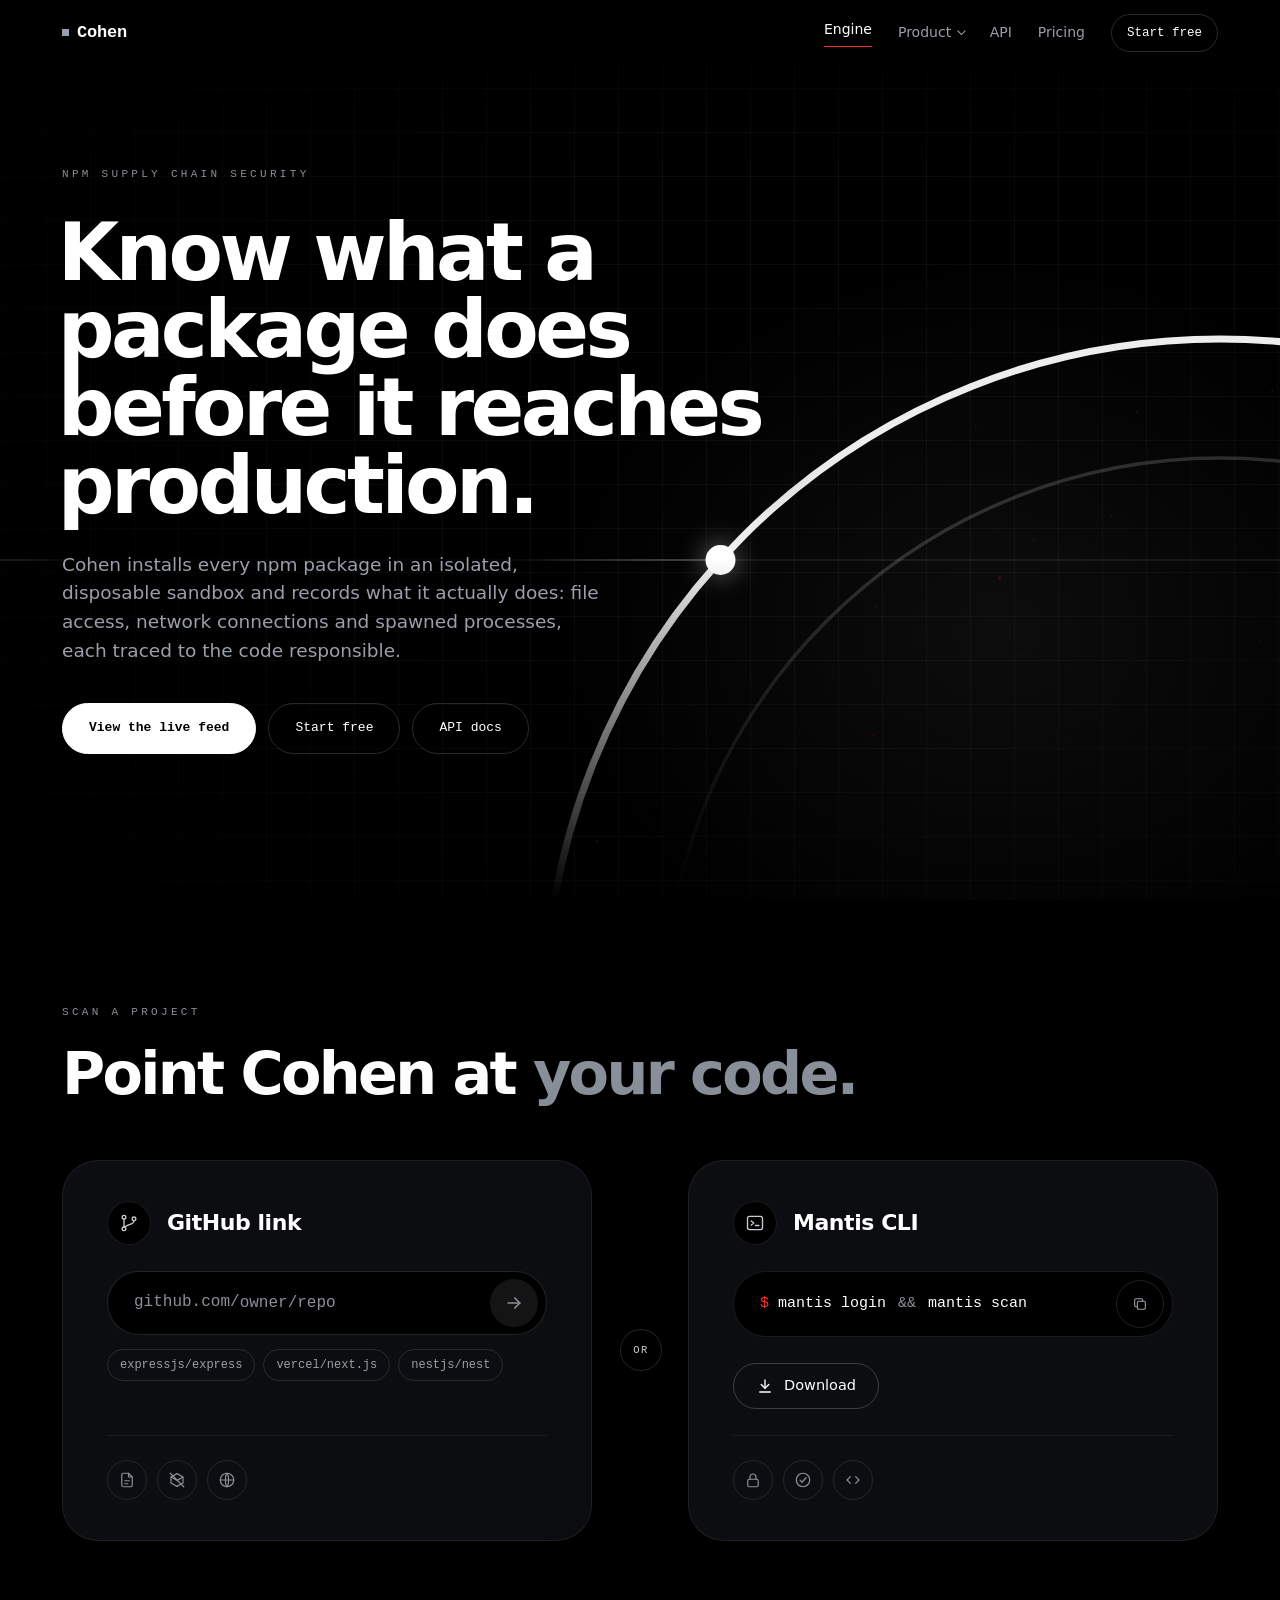
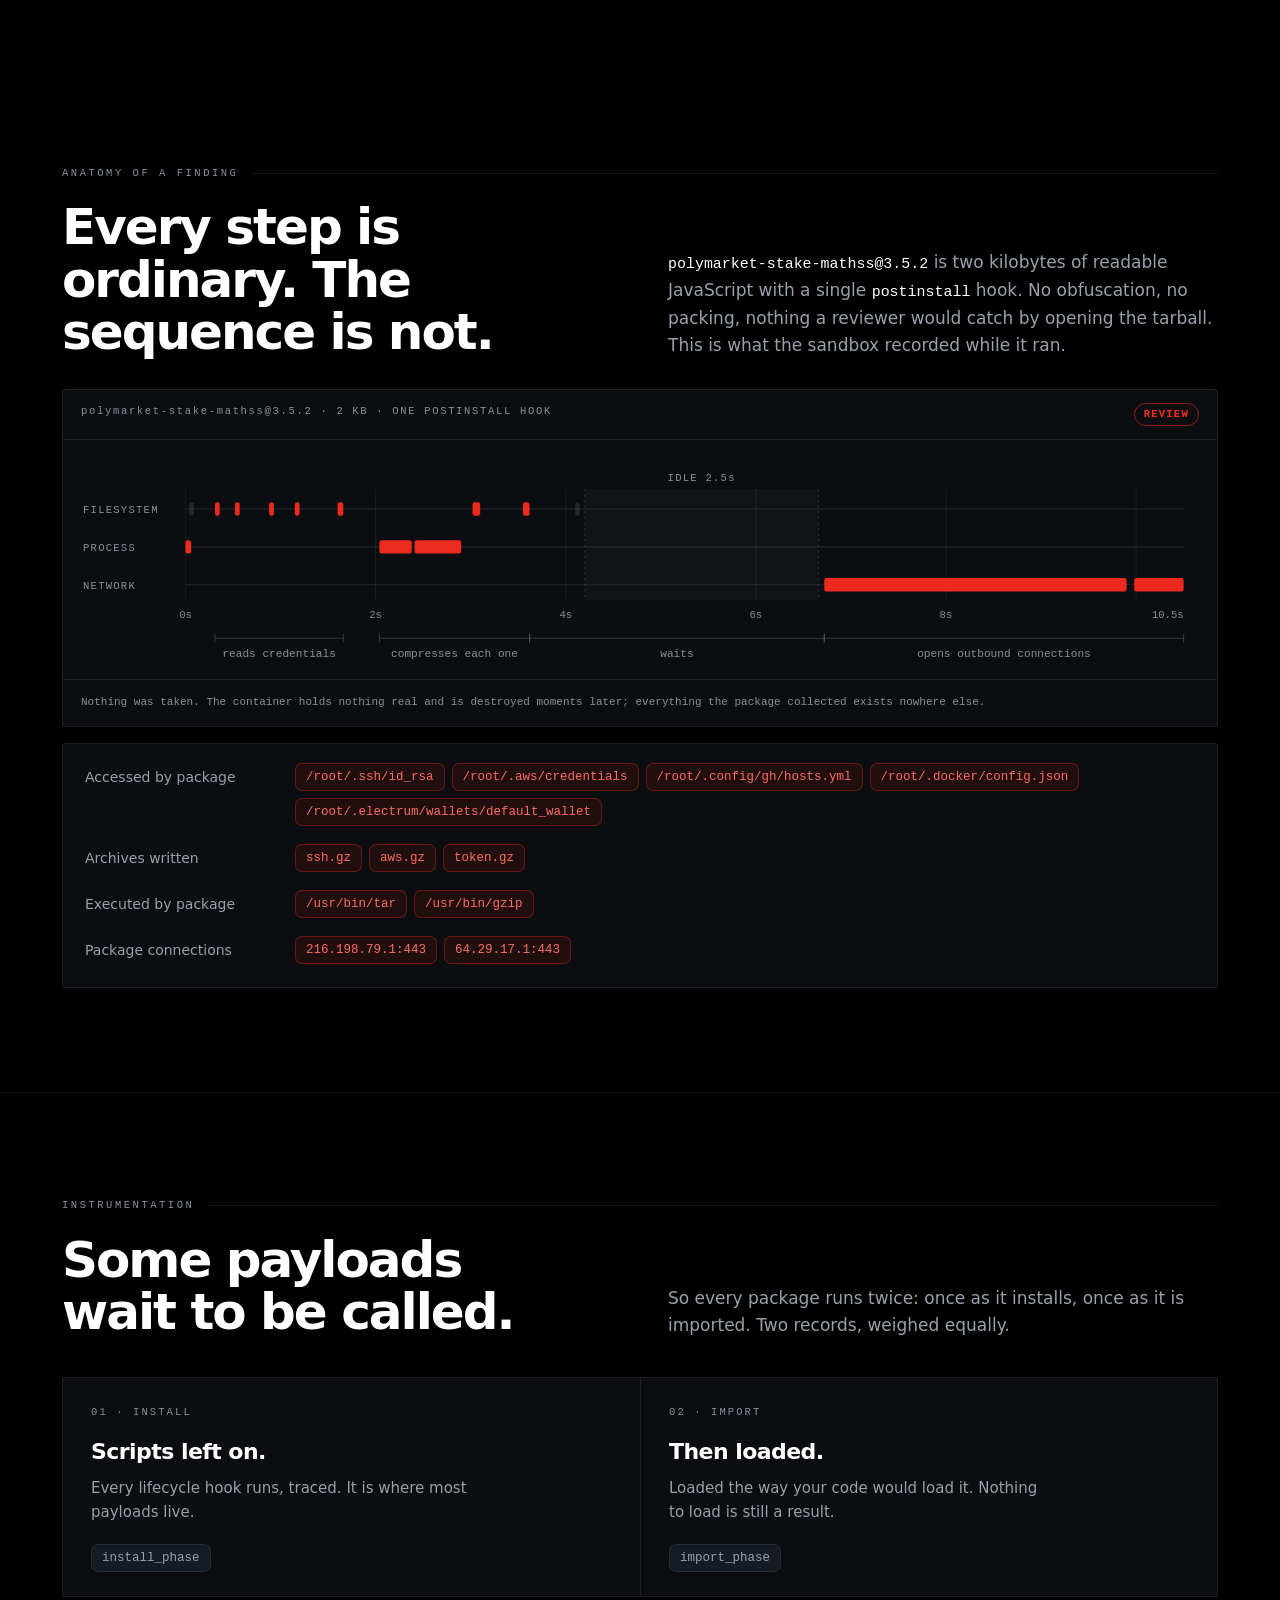
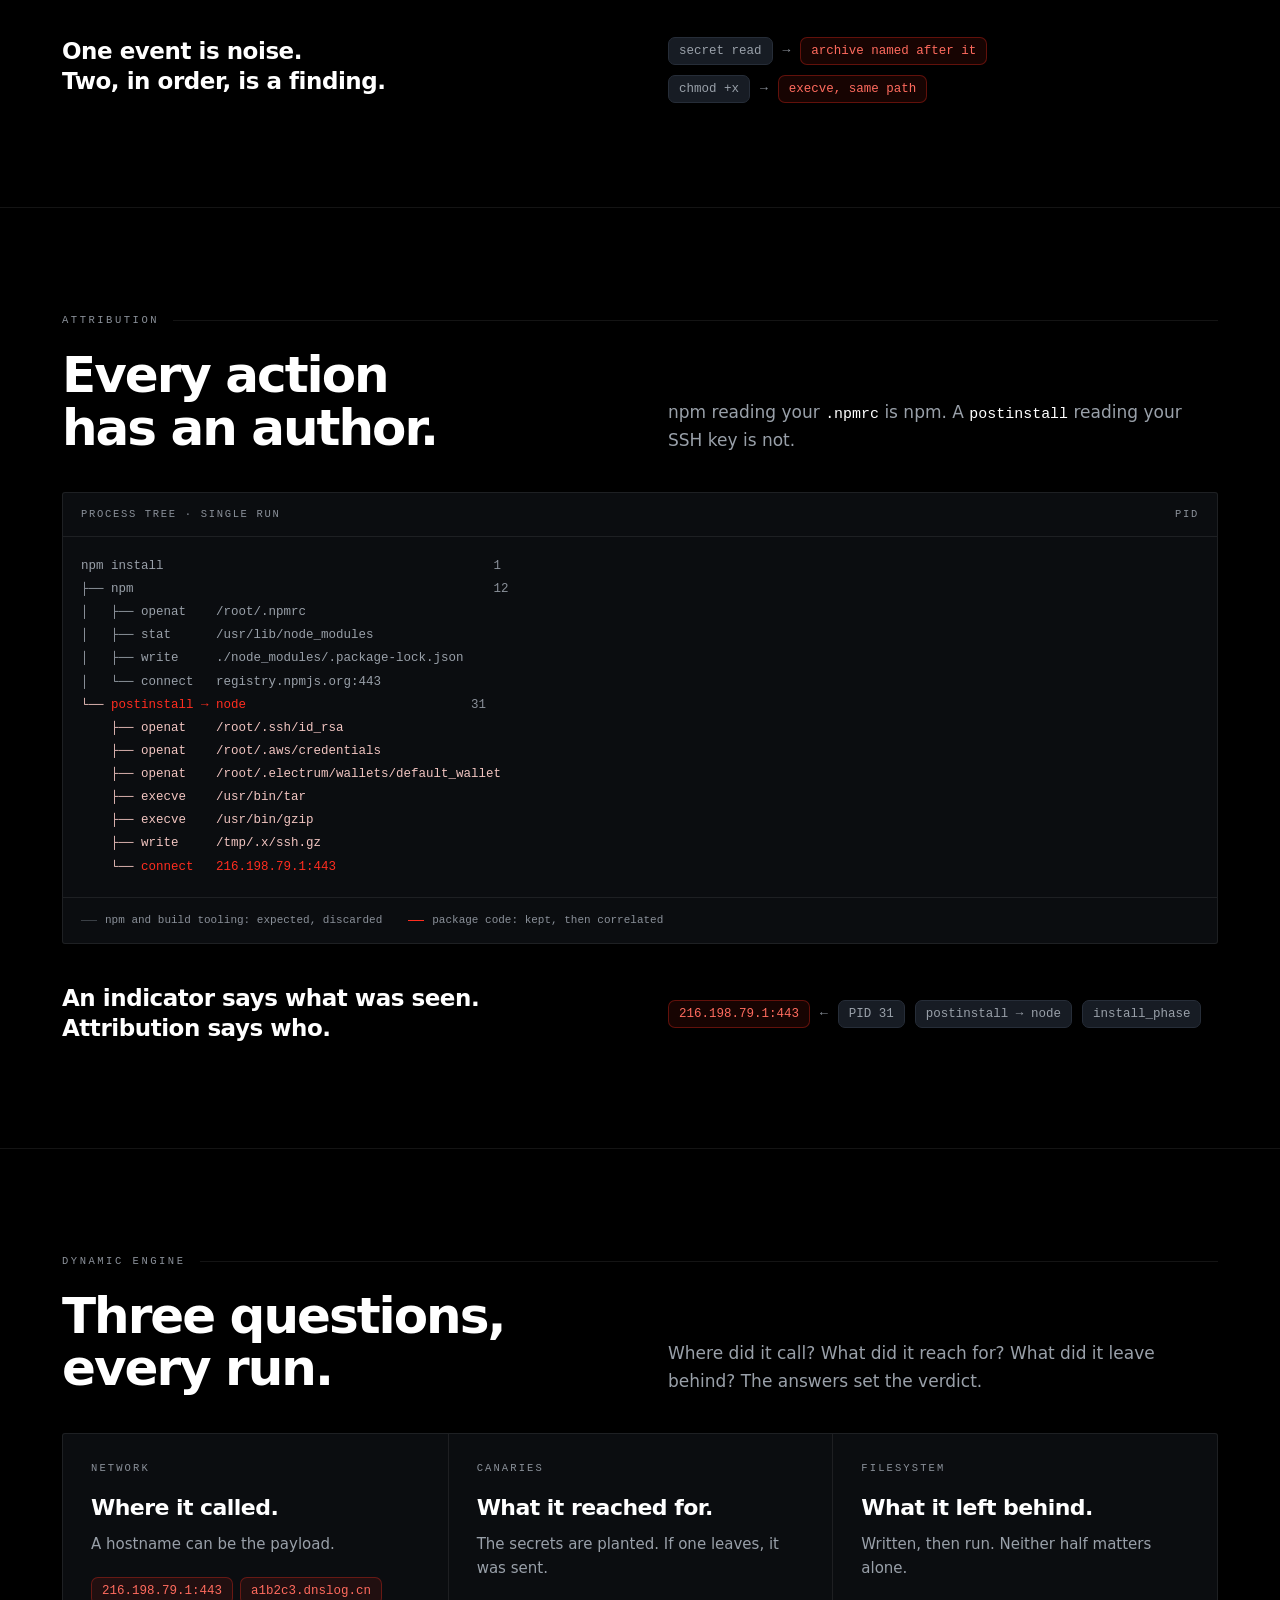
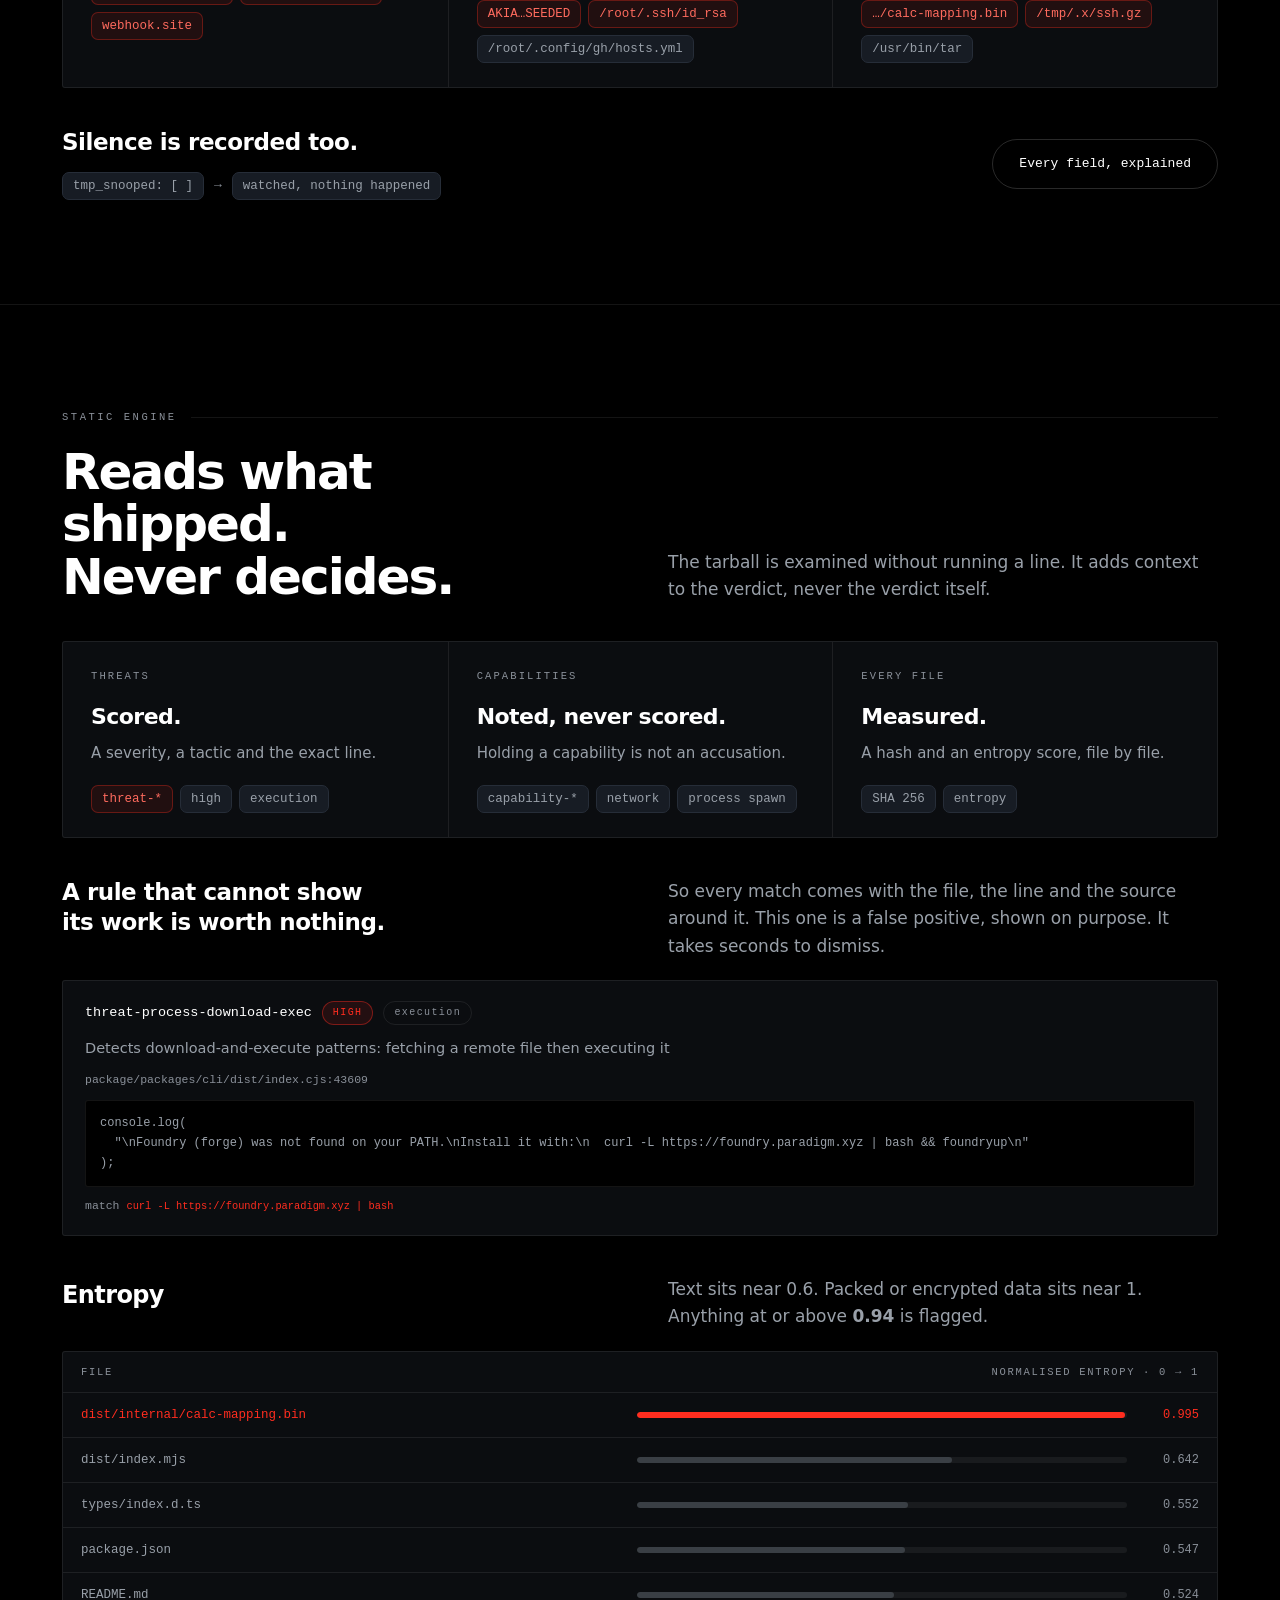
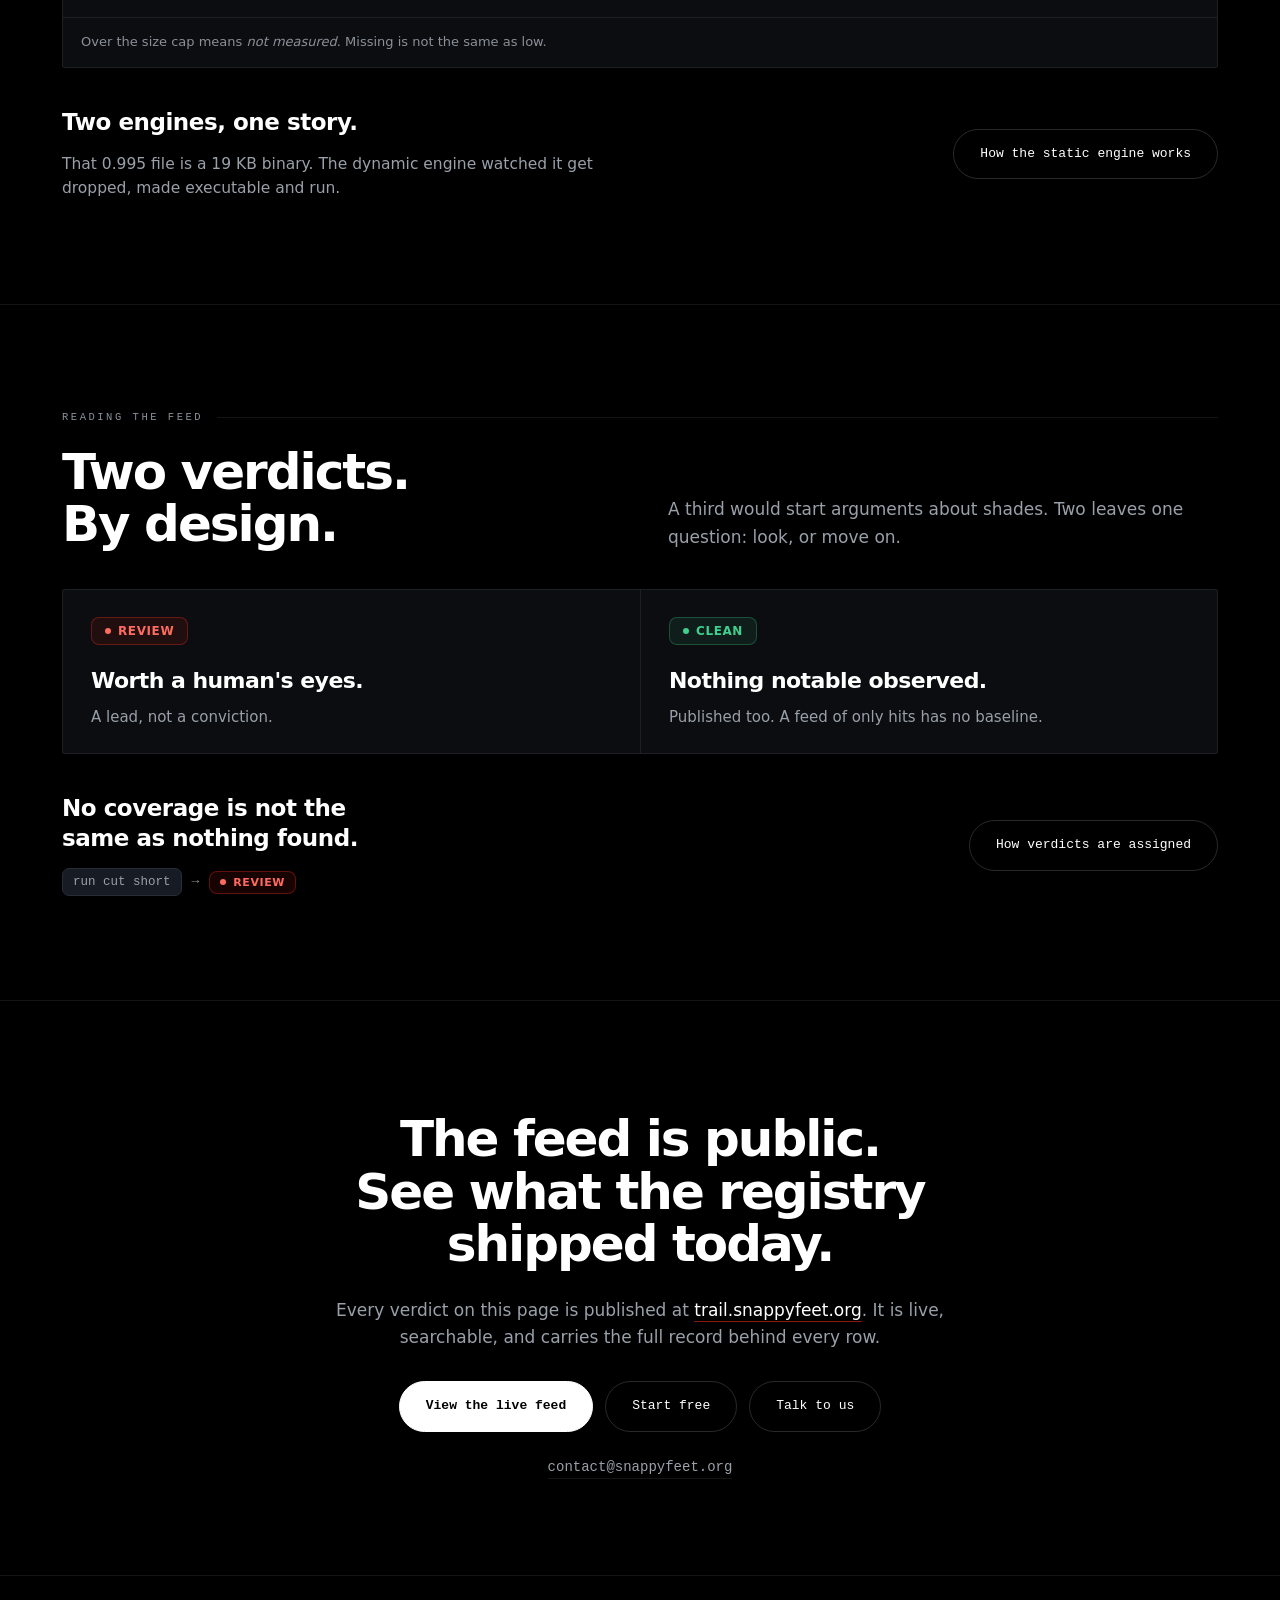
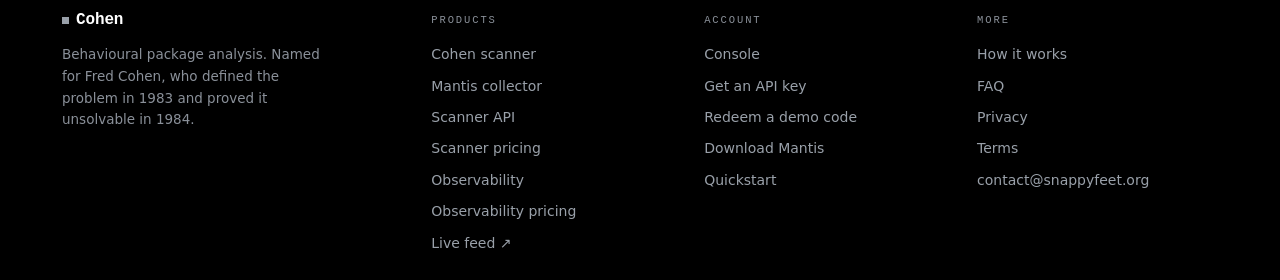
<file: index.html>
<!DOCTYPE html>
<html lang="en">
<head>
<meta charset="utf-8">
<meta name="viewport" content="width=device-width, initial-scale=1">
<title>Cohen · Behavioural analysis for npm packages</title>
<meta name="description" content="Cohen installs npm packages in an isolated, disposable sandbox and records what they actually do: file access, network connections and spawned processes, each traced to the code responsible.">
<link rel="icon" href="data:image/svg+xml,%3Csvg%20xmlns=%27http://www.w3.org/2000/svg%27%20viewBox=%270%200%2032%2032%27%3E%3Crect%20width=%2732%27%20height=%2732%27%20fill=%27%23000%27/%3E%3Crect%20x=%2711%27%20y=%2711%27%20width=%2710%27%20height=%2710%27%20fill=%27%23fff%27/%3E%3C/svg%3E">
<link rel="stylesheet" href="styles.css">
</head>
<body>

<a class="skip" href="#main">Skip to content</a>
<div class="grid" aria-hidden="true"><div class="grid-in"><i></i><i></i><i></i><i></i><i></i><i></i><i></i><i></i><i></i><i></i><i></i><i></i></div></div>

<svg width="0" height="0" style="position:absolute" aria-hidden="true">
  <!-- Product marks. One filled point per mark; currentColor only; no radius.
       Use the -sm variants below 24px rendered; they are separate symbols,
       not scaled copies. See MARKS.md. -->
  <symbol id="mantis" viewBox="0 0 32 32">
    <path d="M12 6 H6 V26 H12" fill="none" stroke="currentColor" stroke-width="2.4" stroke-linejoin="miter" stroke-linecap="butt"/>
    <path d="M20 6 H26 V26 H20" fill="none" stroke="currentColor" stroke-width="2.4" stroke-linejoin="miter" stroke-linecap="butt"/>
    <circle cx="16" cy="16" r="2.6" fill="currentColor"/>
  </symbol>

  <symbol id="mantis-sm" viewBox="0 0 32 32">
    <path d="M12.5 5.6 H5.6 V26.4 H12.5" fill="none" stroke="currentColor" stroke-width="3.2" stroke-linejoin="miter" stroke-linecap="butt"/>
    <path d="M19.5 5.6 H26.4 V26.4 H19.5" fill="none" stroke="currentColor" stroke-width="3.2" stroke-linejoin="miter" stroke-linecap="butt"/>
    <circle cx="16" cy="16" r="3.2" fill="currentColor"/>
  </symbol>

  <symbol id="observability" viewBox="0 0 32 32">
    <path d="M2 11 H24.89" stroke="currentColor" fill="none" stroke-width="1.6" stroke-linecap="butt" opacity=".45"/>
    <path d="M26.10 14.57 A10.2 10.2 0 1 1 22.47 8.11" fill="none" stroke="currentColor" stroke-width="2.4" stroke-linecap="butt"/>
    <circle cx="24.89" cy="11" r="2.8" fill="currentColor"/>
  </symbol>

  <symbol id="observability-sm" viewBox="0 0 32 32">
    <path d="M26.17 15.21 A10.2 10.2 0 1 1 21.95 7.72" fill="none" stroke="currentColor" stroke-width="3" stroke-linecap="butt"/>
    <circle cx="24.89" cy="11" r="3.4" fill="currentColor"/>
  </symbol>
</svg>

<div class="nav" id="nav">
  <div class="w">
    <a class="mark" href="index.html" aria-label="Cohen, home"><i aria-hidden="true"></i>Cohen</a>
    <button class="burger" id="burger" aria-expanded="false" aria-controls="navlinks" aria-label="Menu"><i></i><i></i><i></i></button>
    <div class="nav-links" id="navlinks">
      <a class="here" href="index.html">Engine</a>

      <div class="drop" id="dropW">
        <button class="drop-t" id="dropT" type="button" aria-expanded="false" aria-controls="dropM">Product</button>
        <div class="drop-m" id="dropM">
          <div class="drop-card">
            <div class="row">
              <a class="api" href="api.html#packages">API</a>
              <a class="rmain" href="mantis.html">
                <span class="dn">Mantis</span>
                <span class="dd">Reads a project and resolves the whole dependency tree.</span>
              </a>
            </div>
            <div class="row">
              <a class="api" href="api.html#observability">API</a>
              <a class="rmain" href="observability.html">
                <span class="dn">Observability</span>
                <span class="dd">The threat intel record and its feed API.</span>
              </a>
            </div>
            <div class="row soon">
              <span class="api soon-chip">SOON</span>
              <div class="rmain">
                <span class="dn">N-Day Research</span>
                <span class="dd">Research on known, disclosed vulnerabilities.</span>
              </div>
            </div>
          </div>
        </div>
      </div>

      <a href="api.html">API</a>

      <a href="pricing.html">Pricing</a>
      <a class="nav-cta" href="https://console.snappyfeet.org/">Start free</a>
    </div>
  </div>
</div>

<header class="hero">
  <div class="horizon" aria-hidden="true">
    <canvas id="radar"></canvas>
    <svg class="hz-svg" viewBox="0 0 1440 900" preserveAspectRatio="xMaxYMid slice" focusable="false">
      <line class="hz-sight" x1="0" y1="560" x2="880.5" y2="560"/>
      <line class="hz-rest" x1="880.5" y1="560" x2="1440" y2="560"/>
      <path class="hz-inner" d="M 824 1014 A 556 556 0 0 1 1936 1014"/>
      <path class="hz-arc" d="M 705 1014 A 675 675 0 0 1 2055 1014"/>
      <circle class="hz-dot" cx="880.5" cy="560" r="15"/>
    </svg>
  </div>
  <div class="w">
    <p class="kicker">NPM SUPPLY CHAIN SECURITY</p>
    <h1 class="title">Know what a package does before it reaches production.</h1>
    <p class="dek">Cohen installs every npm package in an isolated, disposable sandbox and records what it actually does: file access, network connections and spawned processes, each traced to the code responsible.</p>
    <div class="btns">
      <a class="b f" href="https://trail.snappyfeet.org">View the live feed</a>
      <a class="b g" href="pricing.html">Start free</a>
      <a class="b g" href="api.html">API docs</a>
    </div>
  </div>
  
</header>


<main id="main">

<!-- SCAN A PROJECT -->
<section class="s scanopt" id="scan" aria-labelledby="scan-title">
  <div class="w">
    <p class="kicker">SCAN A PROJECT</p>
    <h2 class="so-title" id="scan-title">Point Cohen at <span>your code.</span></h2>
    <div class="so-grid">
      <div class="so-card">
        <div class="so-head">
          <span class="so-tile"><svg width="20" height="20" viewBox="0 0 24 24" fill="none" stroke="currentColor" stroke-width="1.6" stroke-linecap="round" stroke-linejoin="round" aria-hidden="true"><circle cx="6" cy="5" r="2.2"/><circle cx="6" cy="19" r="2.2"/><circle cx="18" cy="7" r="2.2"/><path d="M6 7.2v9.6"/><path d="M18 9.2c0 4.8-6 3.6-11 7.6"/></svg></span>
          <h3>GitHub link</h3>
        </div>
        <form class="so-pill" id="so-form" action="https://console.snappyfeet.org/scans/new" method="get">
          <label for="so-repo">github.com/</label>
          <input id="so-repo" name="repo" type="text" placeholder="owner/repo" autocomplete="off" autocapitalize="none" spellcheck="false" enterkeyhint="go" required>
          <button class="so-go" type="submit" id="so-go" aria-label="Scan repository"><svg width="20" height="20" viewBox="0 0 24 24" fill="none" stroke="currentColor" stroke-width="2" stroke-linecap="round" stroke-linejoin="round" aria-hidden="true"><path d="M5 12h14"/><path d="M13 6l6 6-6 6"/></svg></button>
        </form>
        <div class="so-tries">
          <button type="button" data-try="expressjs/express">expressjs/express</button>
          <button type="button" data-try="vercel/next.js">vercel/next.js</button>
          <button type="button" data-try="nestjs/nest">nestjs/nest</button>
        </div>
        <div class="so-icons">
          <span title="Reads the lockfile only"><svg width="18" height="18" viewBox="0 0 24 24" fill="none" stroke="currentColor" stroke-width="1.6" stroke-linecap="round" stroke-linejoin="round" role="img" aria-label="Reads the lockfile only"><path d="M14 3H7a2 2 0 0 0-2 2v14a2 2 0 0 0 2 2h10a2 2 0 0 0 2-2V8z"/><path d="M14 3v5h5"/><path d="M9 13h6"/><path d="M9 17h4"/></svg></span>
          <span title="Nothing is installed"><svg width="18" height="18" viewBox="0 0 24 24" fill="none" stroke="currentColor" stroke-width="1.6" stroke-linecap="round" stroke-linejoin="round" role="img" aria-label="Nothing is installed"><path d="M20 8l-8-4.5L4 8l8 4.5z"/><path d="M4 8v8l8 4.5 8-4.5V8"/><path d="M3 3l18 18"/></svg></span>
          <span title="Public repositories"><svg width="18" height="18" viewBox="0 0 24 24" fill="none" stroke="currentColor" stroke-width="1.6" stroke-linecap="round" stroke-linejoin="round" role="img" aria-label="Public repositories"><circle cx="12" cy="12" r="9"/><path d="M3 12h18"/><path d="M12 3c2.8 3 2.8 15 0 18c-2.8-3-2.8-15 0-18z"/></svg></span>
        </div>
      </div>

      <div class="so-card">
        <span class="so-or" aria-hidden="true">OR</span>
        <div class="so-head">
          <span class="so-tile"><svg width="20" height="20" viewBox="0 0 24 24" fill="none" stroke="currentColor" stroke-width="1.6" stroke-linecap="round" stroke-linejoin="round" aria-hidden="true"><rect x="3" y="4" width="18" height="16" rx="2.5"/><path d="M7.5 9.5l3 2.5-3 2.5"/><path d="M12.5 15h4"/></svg></span>
          <h3>Mantis CLI</h3>
        </div>
        <div class="so-cmd">
          <div class="so-cl"><span><span class="d">$</span> mantis login</span><span class="amp">&amp;&amp;</span><span><span class="d m">$ </span>mantis scan</span></div>
          <button type="button" class="so-cpy" id="so-cpy" aria-label="Copy commands"><svg width="16" height="16" viewBox="0 0 24 24" fill="none" stroke="currentColor" stroke-width="1.6" stroke-linecap="round" stroke-linejoin="round" aria-hidden="true"><rect x="8" y="8" width="12" height="12" rx="2"/><path d="M16 8V6a2 2 0 0 0-2-2H6a2 2 0 0 0-2 2v8a2 2 0 0 0 2 2h2"/></svg></button>
        </div>
        <a class="so-dl" href="https://github.com/Anurag-Chevendra/Mantis" target="_blank" rel="noopener"><svg width="18" height="18" viewBox="0 0 24 24" fill="none" stroke="currentColor" stroke-width="1.8" stroke-linecap="round" stroke-linejoin="round" aria-hidden="true"><path d="M12 4v11"/><path d="M7 10l5 5 5-5"/><path d="M5 20h14"/></svg>Download</a>
        <div class="so-icons">
          <span title="Private code stays on your machine"><svg width="18" height="18" viewBox="0 0 24 24" fill="none" stroke="currentColor" stroke-width="1.6" stroke-linecap="round" stroke-linejoin="round" role="img" aria-label="Private code stays on your machine"><rect x="5" y="11" width="14" height="10" rx="2"/><path d="M8 11V8a4 4 0 0 1 8 0v3"/></svg></span>
          <span title="Works in CI"><svg width="18" height="18" viewBox="0 0 24 24" fill="none" stroke="currentColor" stroke-width="1.6" stroke-linecap="round" stroke-linejoin="round" role="img" aria-label="Works in CI"><circle cx="12" cy="12" r="9"/><path d="M8 12.2l2.8 2.8 5.2-6"/></svg></span>
          <span title="Open source, Apache 2.0"><svg width="18" height="18" viewBox="0 0 24 24" fill="none" stroke="currentColor" stroke-width="1.6" stroke-linecap="round" stroke-linejoin="round" role="img" aria-label="Open source, Apache 2.0"><path d="M8.5 7.5L4 12l4.5 4.5"/><path d="M15.5 7.5L20 12l-4.5 4.5"/></svg></span>
        </div>
      </div>
    </div>
  </div>
</section>

<!-- EVIDENCE -->
<section class="s" id="evidence">
  <div class="w">
    <p class="eyebrow">ANATOMY OF A FINDING</p>
    <div class="split">
      <h2 class="h2">Every step is ordinary. The sequence is not.</h2>
      <p class="lede"><code>polymarket-stake-mathss@3.5.2</code> is two kilobytes of readable JavaScript with a single <code>postinstall</code> hook. No obfuscation, no packing, nothing a reviewer would catch by opening the tarball. This is what the sandbox recorded while it ran.</p>
    </div>
    <div class="plotwrap">
      <div class="plothead">
        <span>polymarket-stake-mathss@3.5.2 · 2 KB · ONE POSTINSTALL HOOK</span>
        <span class="rv">REVIEW</span>
      </div>
      <div class="plotscroll"><svg id="plot" viewBox="0 0 1000 186" role="img" aria-label="Timeline of file, process and network activity over 10.5 seconds"></svg></div>
      <div class="pfoot">Nothing was taken. The container holds nothing real and is destroyed moments later; everything the package collected exists nowhere else.</div>
    </div>
    <div class="trows" aria-label="What the sandbox recorded">
      <div class="r">
        <div class="rl">Accessed by package</div>
        <div class="rv">
          <span class="t hot">/root/.ssh/id_rsa</span>
          <span class="t hot">/root/.aws/credentials</span>
          <span class="t hot">/root/.config/gh/hosts.yml</span>
          <span class="t hot">/root/.docker/config.json</span>
          <span class="t hot">/root/.electrum/wallets/default_wallet</span>
        </div>
      </div>
      <div class="r">
        <div class="rl">Archives written</div>
        <div class="rv"><span class="t hot">ssh.gz</span><span class="t hot">aws.gz</span><span class="t hot">token.gz</span></div>
      </div>
      <div class="r">
        <div class="rl">Executed by package</div>
        <div class="rv"><span class="t hot">/usr/bin/tar</span><span class="t hot">/usr/bin/gzip</span></div>
      </div>
      <div class="r">
        <div class="rl">Package connections</div>
        <div class="rv"><span class="t hot">216.198.79.1:443</span><span class="t hot">64.29.17.1:443</span></div>
      </div>
    </div>

    
  </div>
</section>

<!-- INSTRUMENTATION -->
<section class="s rule" id="instrumentation">
  <div class="w">
    <p class="eyebrow">INSTRUMENTATION</p>
    <div class="split">
      <h2 class="h2">Some payloads wait to be called.</h2>
      <p class="lede">So every package runs twice: once as it installs, once as it is imported. Two records, weighed equally.</p>
    </div>

    <div class="phases">
      <div class="phase">
        <p class="phase-k">01 · INSTALL</p>
        <h3>Scripts left on.</h3>
        <p>Every lifecycle hook runs, traced. It is where most payloads live.</p>
        <div class="phase-t"><span class="t">install_phase</span></div>
      </div>
      <div class="phase">
        <p class="phase-k">02 · IMPORT</p>
        <h3>Then loaded.</h3>
        <p>Loaded the way your code would load it. Nothing to load is still a result.</p>
        <div class="phase-t"><span class="t">import_phase</span></div>
      </div>
    </div>

    <div class="split split-close">
      <p class="close-k">One event is noise.<br>Two, in order, is a finding.</p>
      <div class="pairs">
        <div class="pair"><span class="t">secret read</span><span class="arr">→</span><span class="t hot">archive named after it</span></div>
        <div class="pair"><span class="t">chmod +x</span><span class="arr">→</span><span class="t hot">execve, same path</span></div>
      </div>
    </div>
  </div>
</section>

<!-- ATTRIBUTION -->
<section class="s rule" id="attribution">
  <div class="w">
    <p class="eyebrow">ATTRIBUTION</p>
    <div class="split">
      <h2 class="h2">Every action has an author.</h2>
      <p class="lede">npm reading your <code>.npmrc</code> is npm. A <code>postinstall</code> reading your SSH key is not.</p>
    </div>
    <div class="tree">
      <div class="th"><span>PROCESS TREE · SINGLE RUN</span><span>PID</span></div>
<pre><span class="n">npm install                                            <span class="tag">1</span>
├── npm                                                <span class="tag">12</span>
│   ├── openat    /root/.npmrc
│   ├── stat      /usr/lib/node_modules
│   ├── write     ./node_modules/.package-lock.json
│   └── connect   registry.npmjs.org:443</span>
<span class="pkgb">└── <span class="h">postinstall → node</span>                              <span class="tag">31</span>
    ├── openat    /root/.ssh/id_rsa
    ├── openat    /root/.aws/credentials
    ├── openat    /root/.electrum/wallets/default_wallet
    ├── execve    /usr/bin/tar
    ├── execve    /usr/bin/gzip
    ├── write     /tmp/.x/ssh.gz
    └── <span class="h">connect   216.198.79.1:443</span></span></pre>
      <div class="legend">
        <span><i></i>npm and build tooling: expected, discarded</span>
        <span><i class="a"></i>package code: kept, then correlated</span>
      </div>
    </div>
    <div class="split split-close">
      <p class="close-k">An indicator says what was seen.<br>Attribution says who.</p>
      <div class="pairs">
        <div class="pair"><span class="t hot">216.198.79.1:443</span><span class="arr">←</span><span class="t">PID 31</span><span class="t">postinstall → node</span><span class="t">install_phase</span></div>
      </div>
    </div>
  </div>
</section>

<!-- DYNAMIC SIGNALS -->
<section class="s rule" id="signals">
  <div class="w">
    <p class="eyebrow">DYNAMIC ENGINE</p>
    <div class="split">
      <h2 class="h2">Three questions, every run.</h2>
      <p class="lede">Where did it call? What did it reach for? What did it leave behind? The answers set the verdict.</p>
    </div>

    <div class="phases three">
      <div class="phase">
        <p class="phase-k">NETWORK</p>
        <h3>Where it called.</h3>
        <p>A hostname can be the payload.</p>
        <div class="phase-t"><span class="t hot">216.198.79.1:443</span><span class="t hot">a1b2c3.dnslog.cn</span><span class="t hot">webhook.site</span></div>
      </div>
      <div class="phase">
        <p class="phase-k">CANARIES</p>
        <h3>What it reached for.</h3>
        <p>The secrets are planted. If one leaves, it was sent.</p>
        <div class="phase-t"><span class="t hot">AKIA…SEEDED</span><span class="t hot">/root/.ssh/id_rsa</span><span class="t">/root/.config/gh/hosts.yml</span></div>
      </div>
      <div class="phase">
        <p class="phase-k">FILESYSTEM</p>
        <h3>What it left behind.</h3>
        <p>Written, then run. Neither half matters alone.</p>
        <div class="phase-t"><span class="t hot">…/calc-mapping.bin</span><span class="t hot">/tmp/.x/ssh.gz</span><span class="t">/usr/bin/tar</span></div>
      </div>
    </div>

    <div class="endrow">
      <div class="endrow-l">
        <p class="close-k">Silence is recorded too.</p>
        <div class="pair"><span class="t">tmp_snooped: [ ]</span><span class="arr">→</span><span class="t">watched, nothing happened</span></div>
      </div>
      <a class="b g" href="method.html#record">Every field, explained</a>
    </div>
  </div>
</section>

<!-- STATIC -->
<section class="s rule" id="static">
  <div class="w">
    <p class="eyebrow">STATIC ENGINE</p>
    <div class="split">
      <h2 class="h2">Reads what shipped. Never decides.</h2>
      <p class="lede">The tarball is examined without running a line. It adds context to the verdict, never the verdict itself.</p>
    </div>

    <div class="phases three">
      <div class="phase">
        <p class="phase-k">THREATS</p>
        <h3>Scored.</h3>
        <p>A severity, a tactic and the exact line.</p>
        <div class="phase-t"><span class="t hot">threat-*</span><span class="t">high</span><span class="t">execution</span></div>
      </div>
      <div class="phase">
        <p class="phase-k">CAPABILITIES</p>
        <h3>Noted, never scored.</h3>
        <p>Holding a capability is not an accusation.</p>
        <div class="phase-t"><span class="t">capability-*</span><span class="t">network</span><span class="t">process spawn</span></div>
      </div>
      <div class="phase">
        <p class="phase-k">EVERY FILE</p>
        <h3>Measured.</h3>
        <p>A hash and an entropy score, file by file.</p>
        <div class="phase-t"><span class="t">SHA 256</span><span class="t">entropy</span></div>
      </div>
    </div>

    <div class="split split-close">
      <p class="close-k">A rule that cannot show its work is worth nothing.</p>
      <p class="lede">So every match comes with the file, the line and the source around it. This one is a false positive, shown on purpose. It takes seconds to dismiss.</p>
    </div>
    <div class="entry">
      <div class="etop">
        <span class="ename">threat-process-download-exec</span>
        <span class="sev high">high</span>
        <span class="tac">execution</span>
      </div>
      <div class="emsg">Detects download-and-execute patterns: fetching a remote file then executing it</div>
      <div class="eloc">package/packages/cli/dist/index.cjs:43609</div>
      <div class="ecode">console.log(
  "\nFoundry (forge) was not found on your PATH.\nInstall it with:\n  curl -L https://foundry.paradigm.xyz | bash &amp;&amp; foundryup\n"
);</div>
      <div class="ematch">match <code>curl -L https://foundry.paradigm.xyz | bash</code></div>
    </div>

    <div class="split split-close">
      <h3 class="h3 h3-split">Entropy</h3>
      <p class="lede">Text sits near 0.6. Packed or encrypted data sits near 1. Anything at or above <b>0.94</b> is flagged.</p>
    </div>
    <div class="ent">
      <div class="enthead"><span>FILE</span><span>NORMALISED ENTROPY · 0 → 1</span></div>
      <div class="entrow hi">
        <span class="efile">dist/internal/calc-mapping.bin</span>
        <span class="ebar"><i style="width:99.5%"></i></span>
        <span class="ev">0.995</span>
      </div>
      <div class="entrow">
        <span class="efile">dist/index.mjs</span>
        <span class="ebar"><i style="width:64.2%"></i></span>
        <span class="ev">0.642</span>
      </div>
      <div class="entrow">
        <span class="efile">types/index.d.ts</span>
        <span class="ebar"><i style="width:55.2%"></i></span>
        <span class="ev">0.552</span>
      </div>
      <div class="entrow">
        <span class="efile">package.json</span>
        <span class="ebar"><i style="width:54.7%"></i></span>
        <span class="ev">0.547</span>
      </div>
      <div class="entrow">
        <span class="efile">README.md</span>
        <span class="ebar"><i style="width:52.4%"></i></span>
        <span class="ev">0.524</span>
      </div>
      <div class="entfoot">Over the size cap means <i>not measured</i>. Missing is not the same as low.</div>
    </div>

    <div class="endrow">
      <div class="endrow-l">
        <p class="close-k">Two engines, one story.</p>
        <p class="endrow-p">That 0.995 file is a 19 KB binary. The dynamic engine watched it get dropped, made executable and run.</p>
      </div>
      <a class="b g" href="method.html#static-engine">How the static engine works</a>
    </div>
  </div>
</section>

<!-- VERDICTS -->
<section class="s rule" id="verdicts">
  <div class="w">
    <p class="eyebrow">READING THE FEED</p>
    <div class="split">
      <h2 class="h2">Two verdicts. By design.</h2>
      <p class="lede">A third would start arguments about shades. Two leaves one question: look, or move on.</p>
    </div>

    <div class="phases">
      <div class="phase">
        <span class="pill review">REVIEW</span>
        <h3>Worth a human's eyes.</h3>
        <p>A lead, not a conviction.</p>
      </div>
      <div class="phase">
        <span class="pill clean">CLEAN</span>
        <h3>Nothing notable observed.</h3>
        <p>Published too. A feed of only hits has no baseline.</p>
      </div>
    </div>

    <div class="endrow">
      <div class="endrow-l">
        <p class="close-k">No coverage is not the same as nothing found.</p>
        <div class="pair"><span class="t">run cut short</span><span class="arr">→</span><span class="pill review sm">REVIEW</span></div>
      </div>
      <a class="b g" href="method.html#verdicts">How verdicts are assigned</a>
    </div>
  </div>
</section>

<section class="cta rule">
  <div class="w">
    <h2 class="h2" style="max-width:21ch">The feed is public. See what the registry shipped today.</h2>
    <p class="lede" style="margin:0 auto 30px;text-align:center">Every verdict on this page is published at
      <a class="ext" href="https://trail.snappyfeet.org">trail.snappyfeet.org</a>. It is live, searchable,
      and carries the full record behind every row.</p>
    <div class="btns">
      <a class="b f" href="https://trail.snappyfeet.org">View the live feed</a>
      <a class="b g" href="pricing.html">Start free</a>
      <a class="b g" href="contact.html">Talk to us</a>
    </div>
    <a class="mail" href="mailto:contact@snappyfeet.org">contact@snappyfeet.org</a>
  </div>
</section>

</main>


<footer class="foot">
  <div class="w">
    <div class="fgrid">
      <div>
        <a class="mark" href="index.html" style="font-size:16px" aria-label="Cohen, home"><i aria-hidden="true"></i>Cohen</a>
        <p style="color:var(--ash2);font-size:13.5px;margin:16px 0 0;max-width:32ch">Behavioural package analysis. Named for Fred Cohen, who defined the problem in 1983 and proved it unsolvable in 1984.</p>
      </div>
      <div>
        <h5>PRODUCTS</h5>
        <ul>
          <li><a href="index.html#evidence">Cohen scanner</a></li>
          <li><a href="mantis.html">Mantis collector</a></li>
          <li><a href="api.html">Scanner API</a></li>
          <li><a href="pricing.html">Scanner pricing</a></li>
          <li><a href="observability.html">Observability</a></li>
          <li><a href="observability.html#observability-pricing">Observability pricing</a></li>
          <li><a href="https://trail.snappyfeet.org">Live feed &#8599;</a></li>
        </ul>
      </div>
      <div>
        <h5>ACCOUNT</h5>
        <ul>
          <li><a href="https://console.snappyfeet.org/">Console</a></li>
          <li><a href="https://console.snappyfeet.org/">Get an API key</a></li>
          <li><a href="https://console.snappyfeet.org/demo">Redeem a demo code</a></li>
          <li><a href="https://github.com/Anurag-Chevendra/Mantis">Download Mantis</a></li>
          <li><a href="api.html#quickstart">Quickstart</a></li>
        </ul>
      </div>
      <div>
        <h5>MORE</h5>
        <ul>
          <li><a href="method.html">How it works</a></li>
          <li><a href="pricing.html#faq">FAQ</a></li>
          <li><a href="privacy.html">Privacy</a></li>
          <li><a href="terms.html">Terms</a></li>
          <li><a href="mailto:contact@snappyfeet.org">contact@snappyfeet.org</a></li>
        </ul>
      </div>
    </div>
    
  </div>
</footer>

<script src="app.js" defer></script>
</body>
</html>
</file>
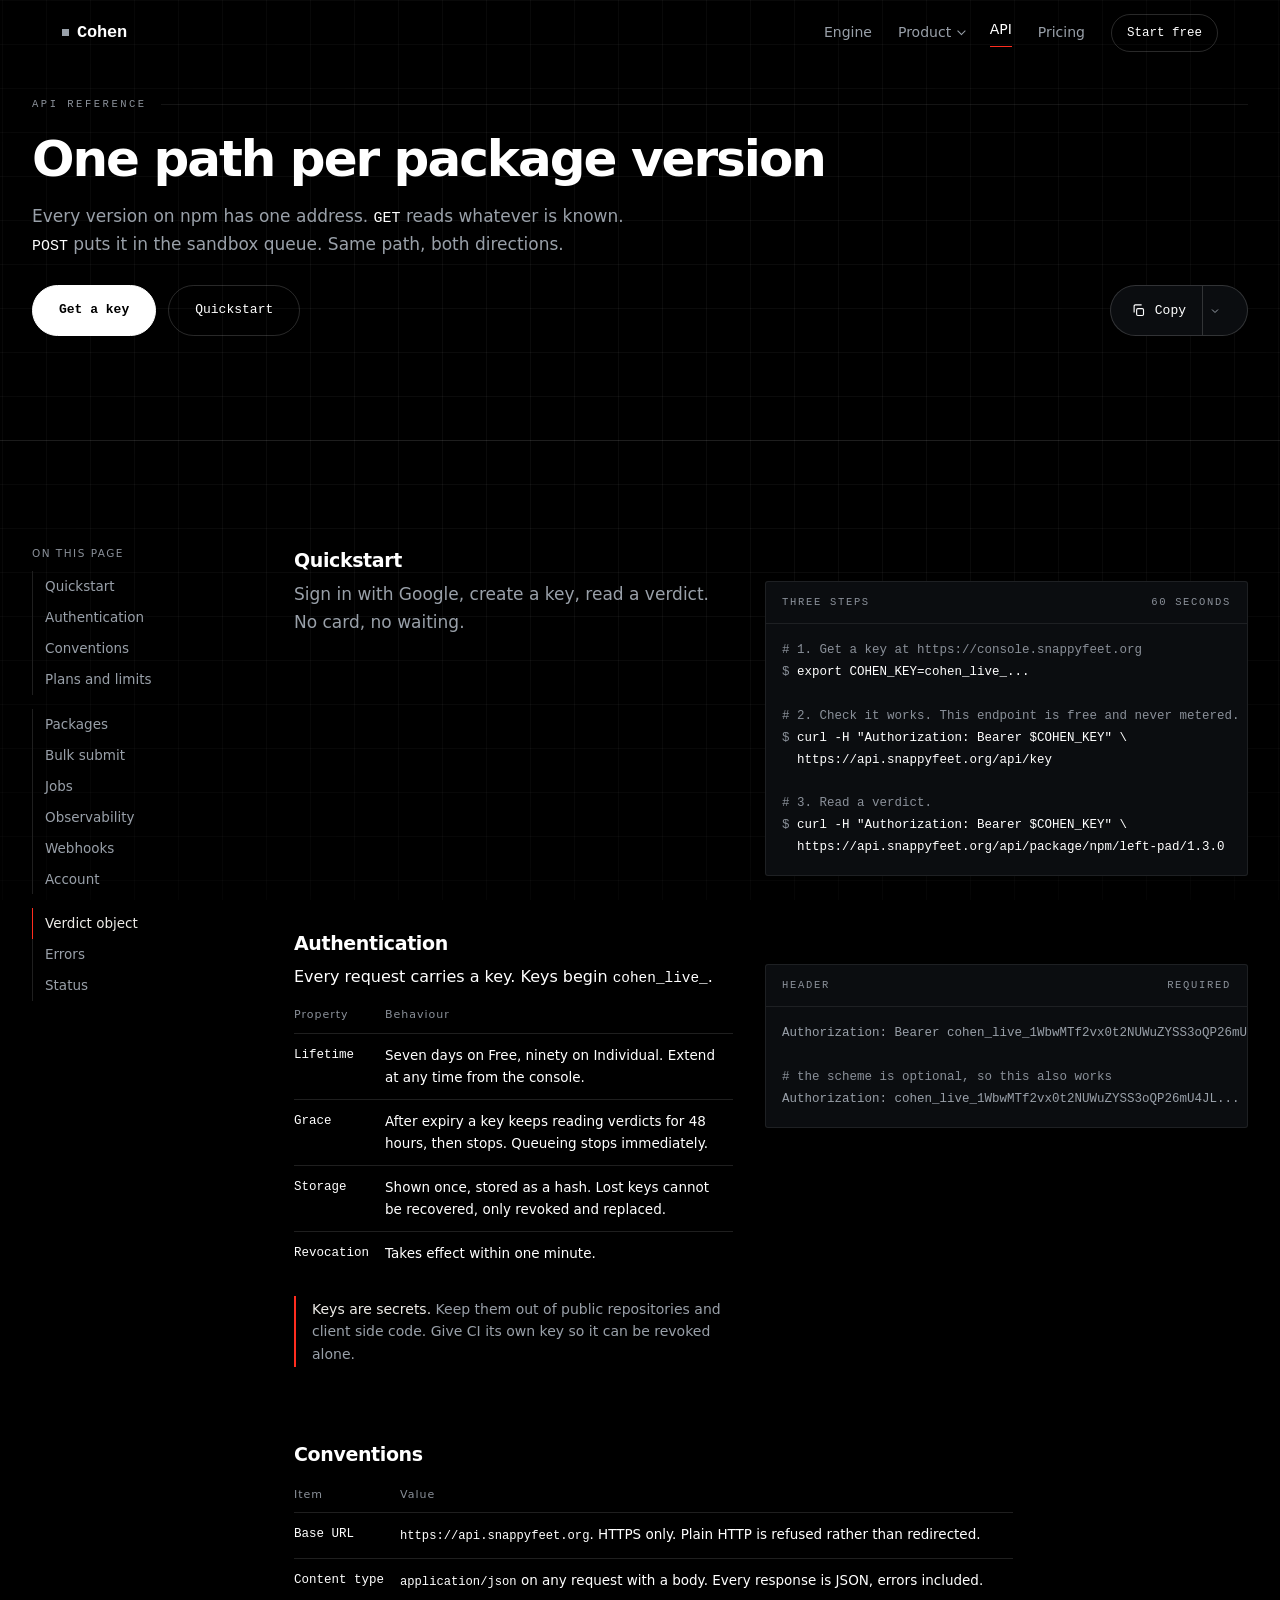
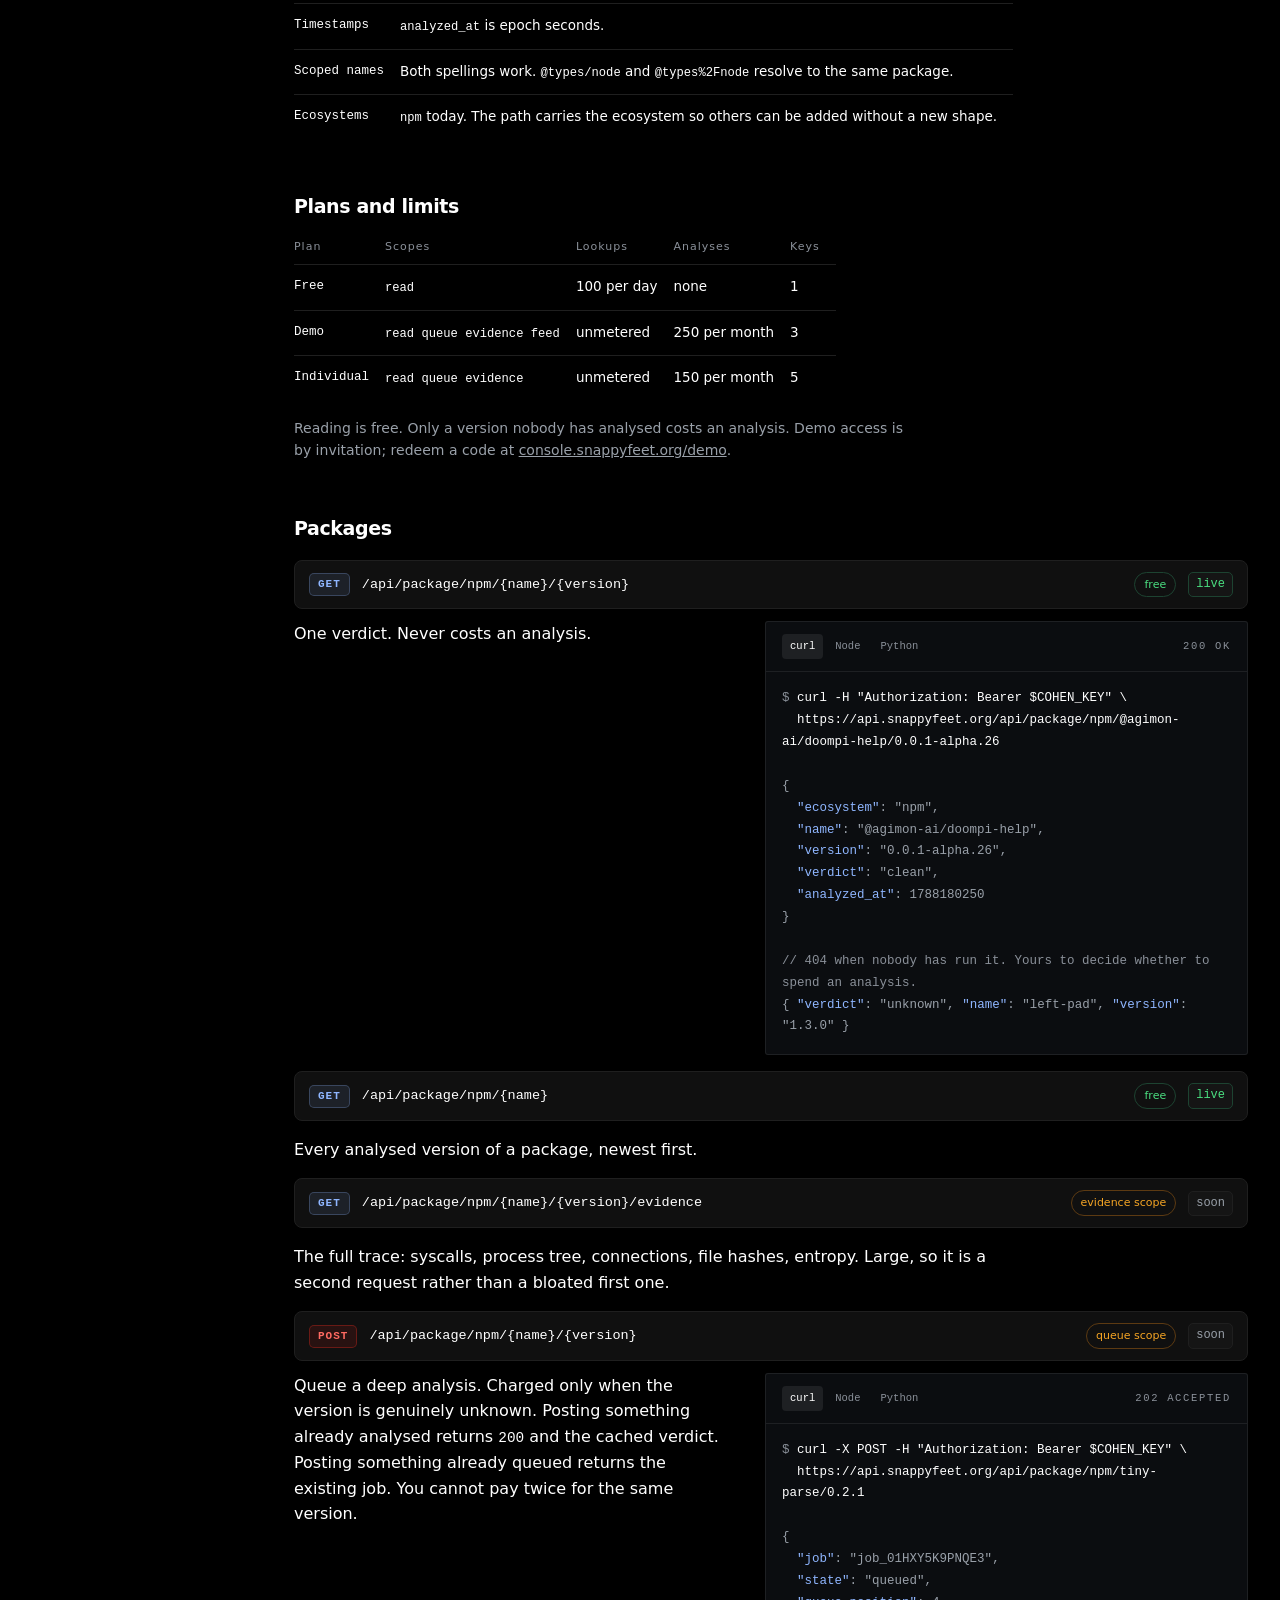
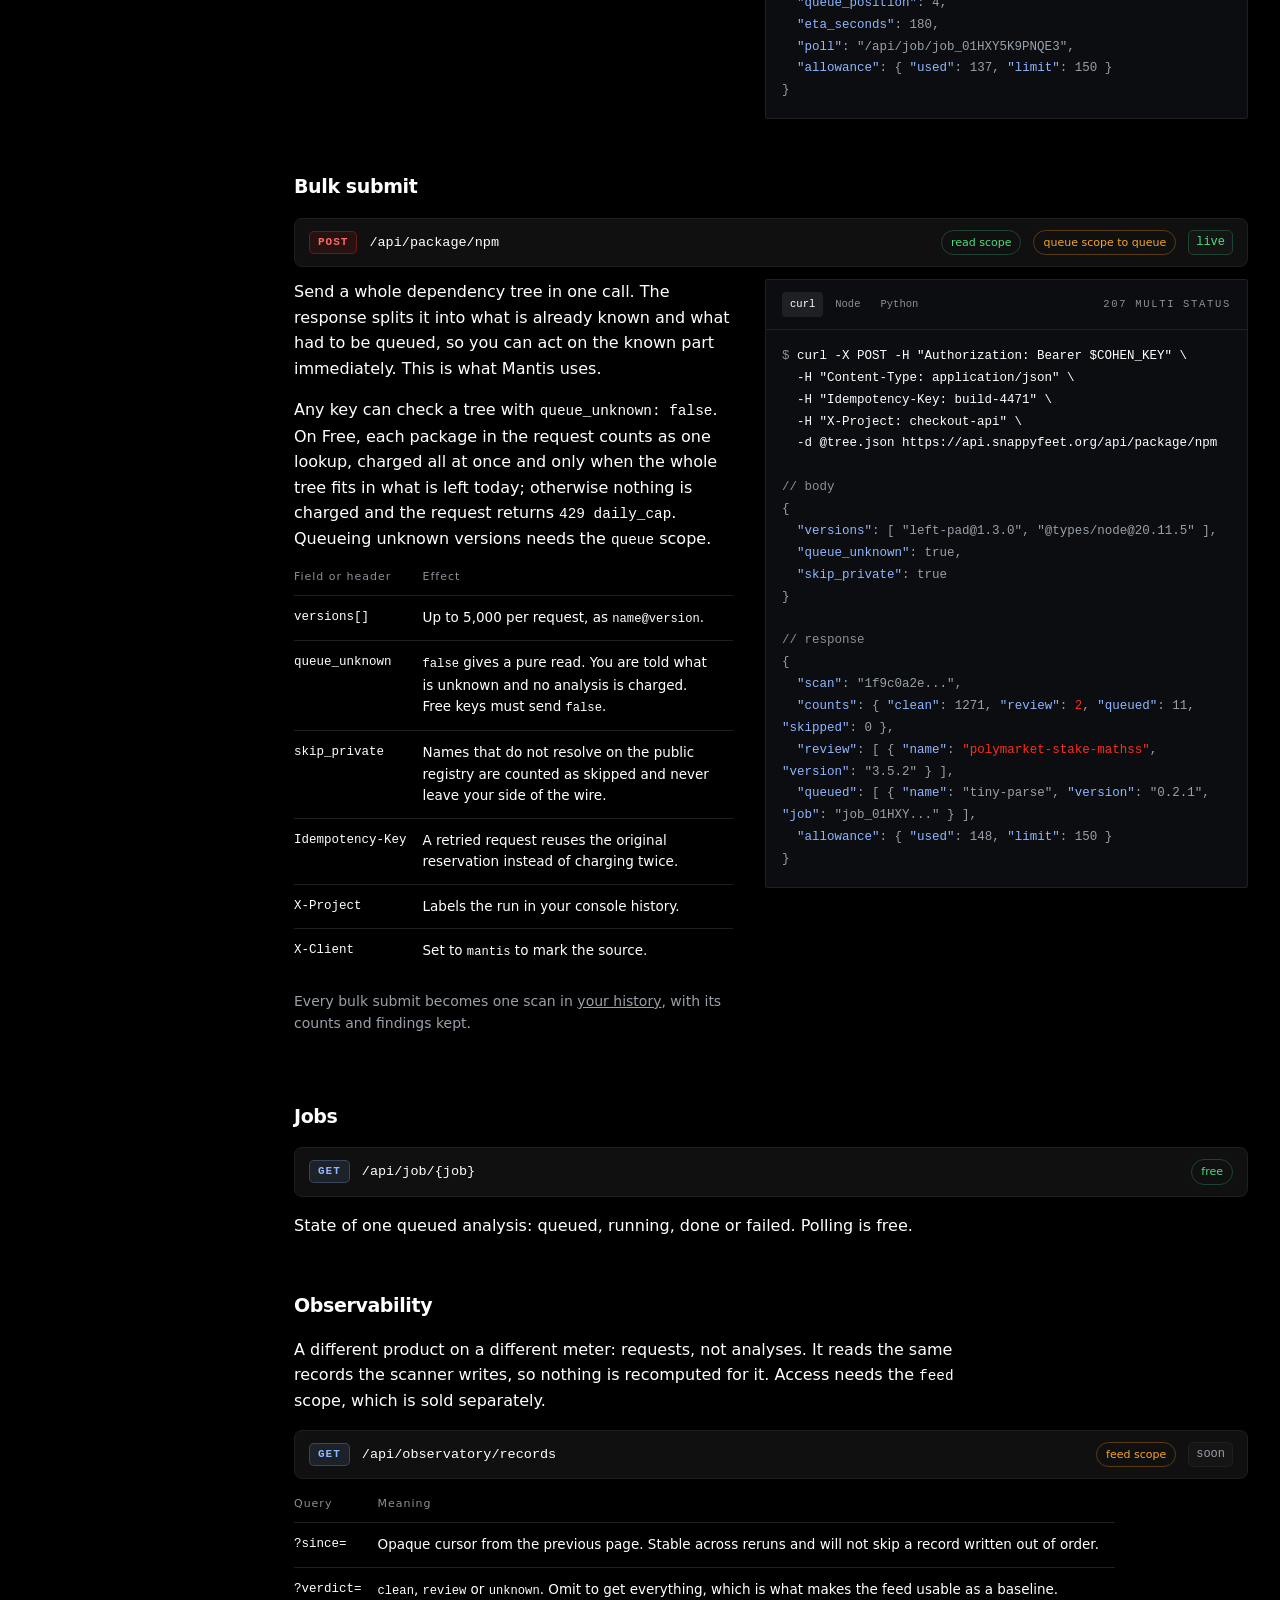
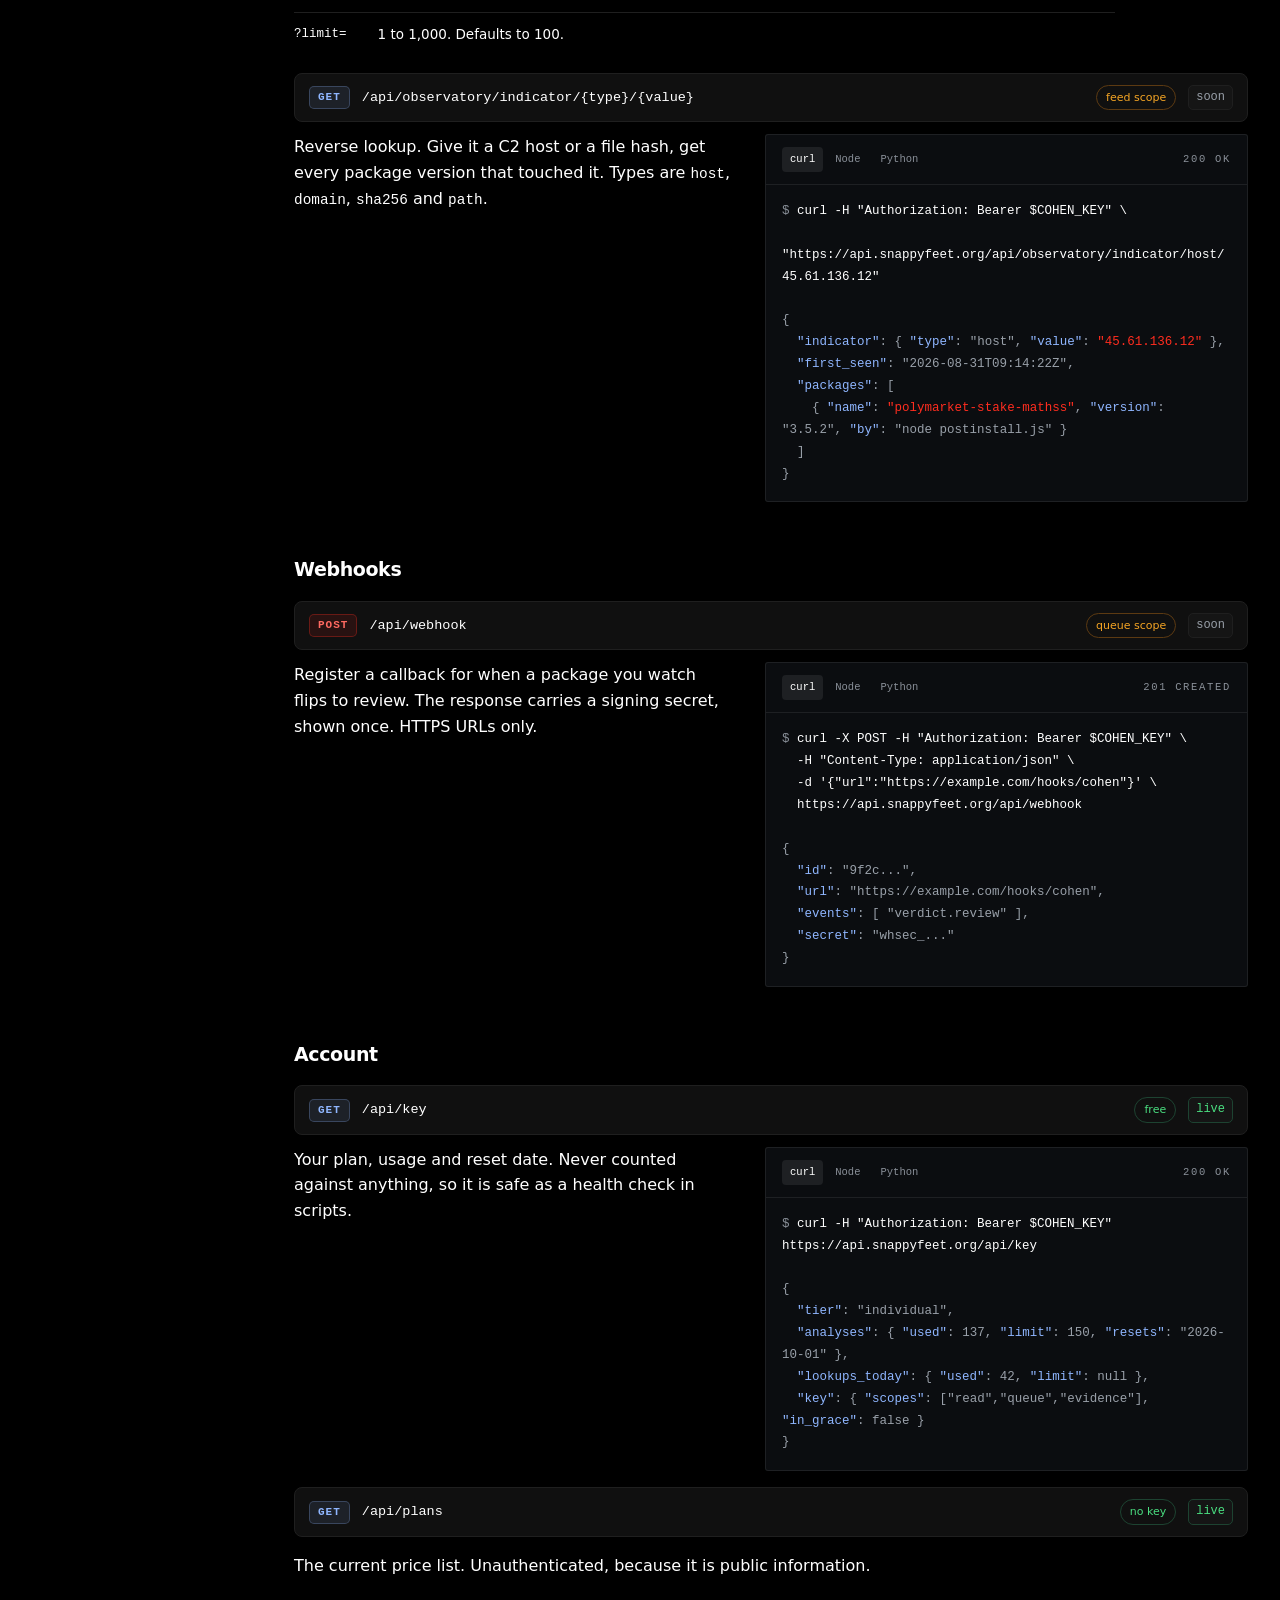
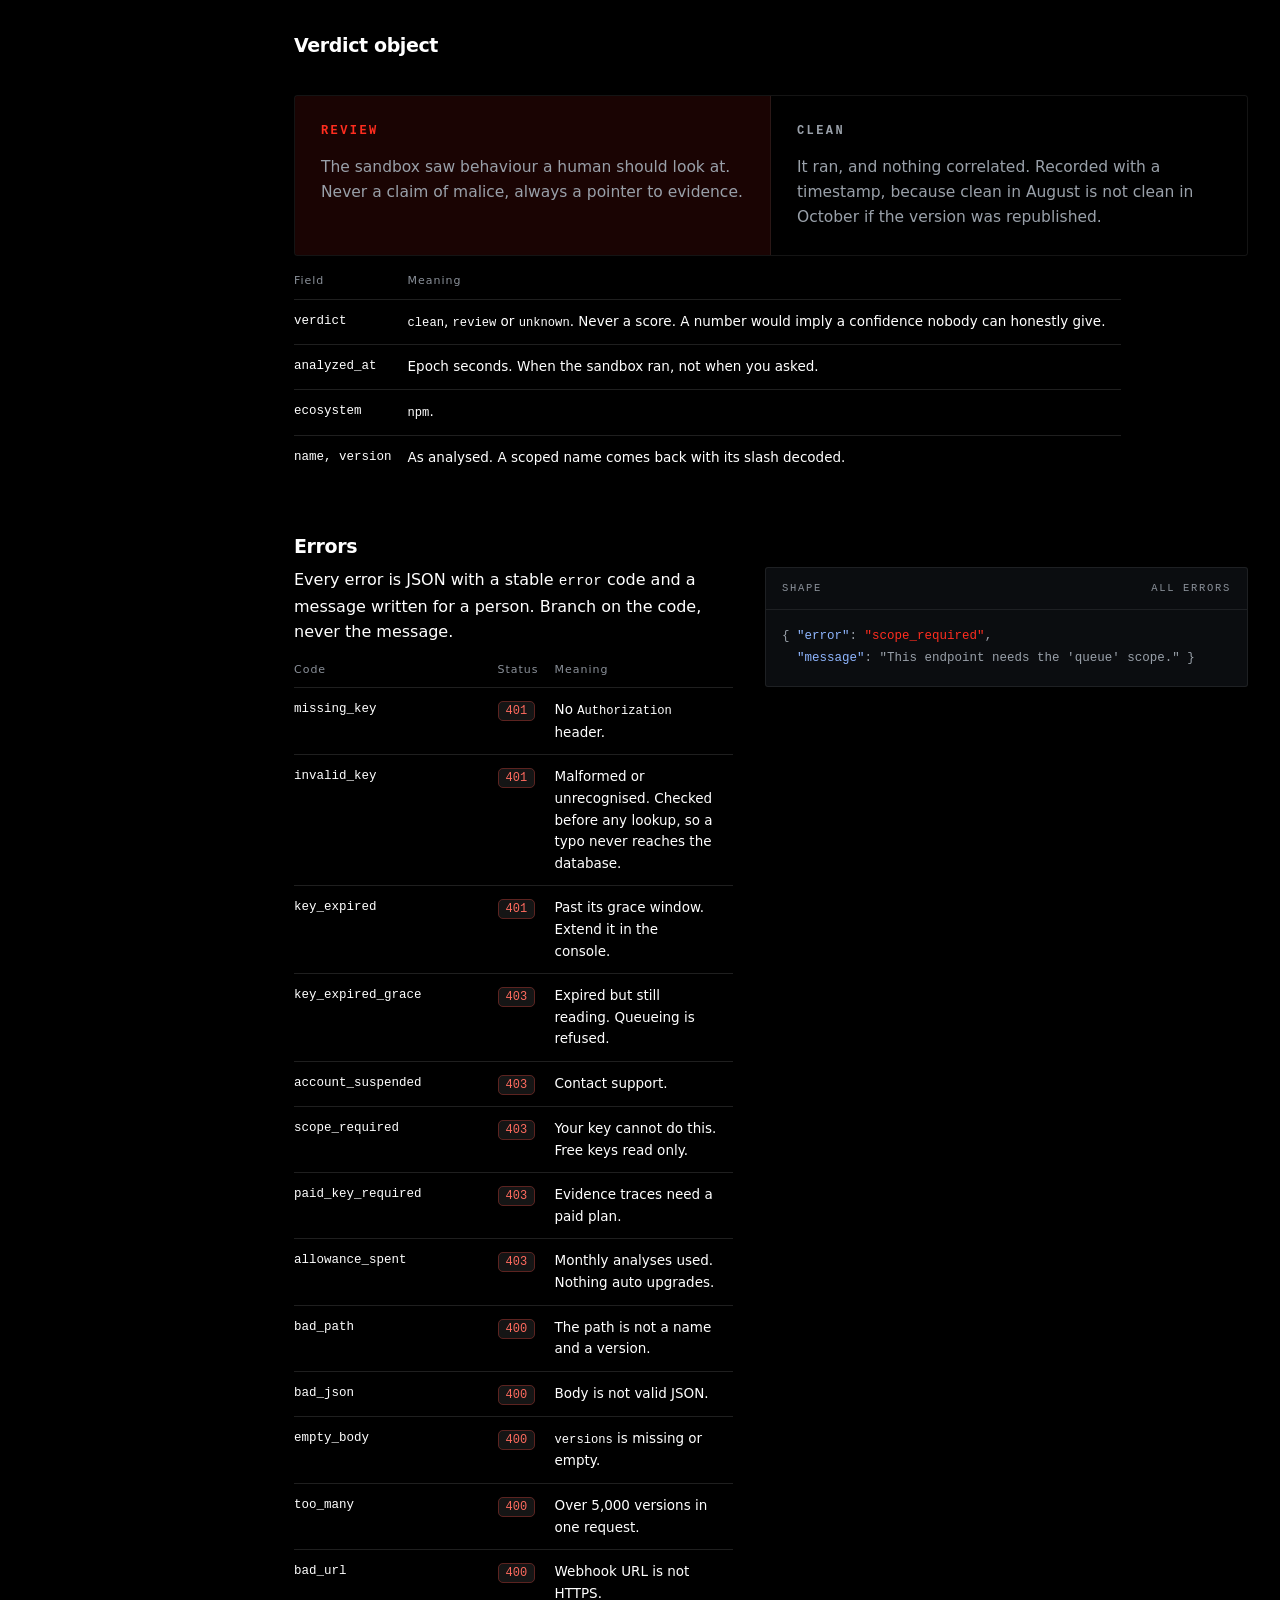
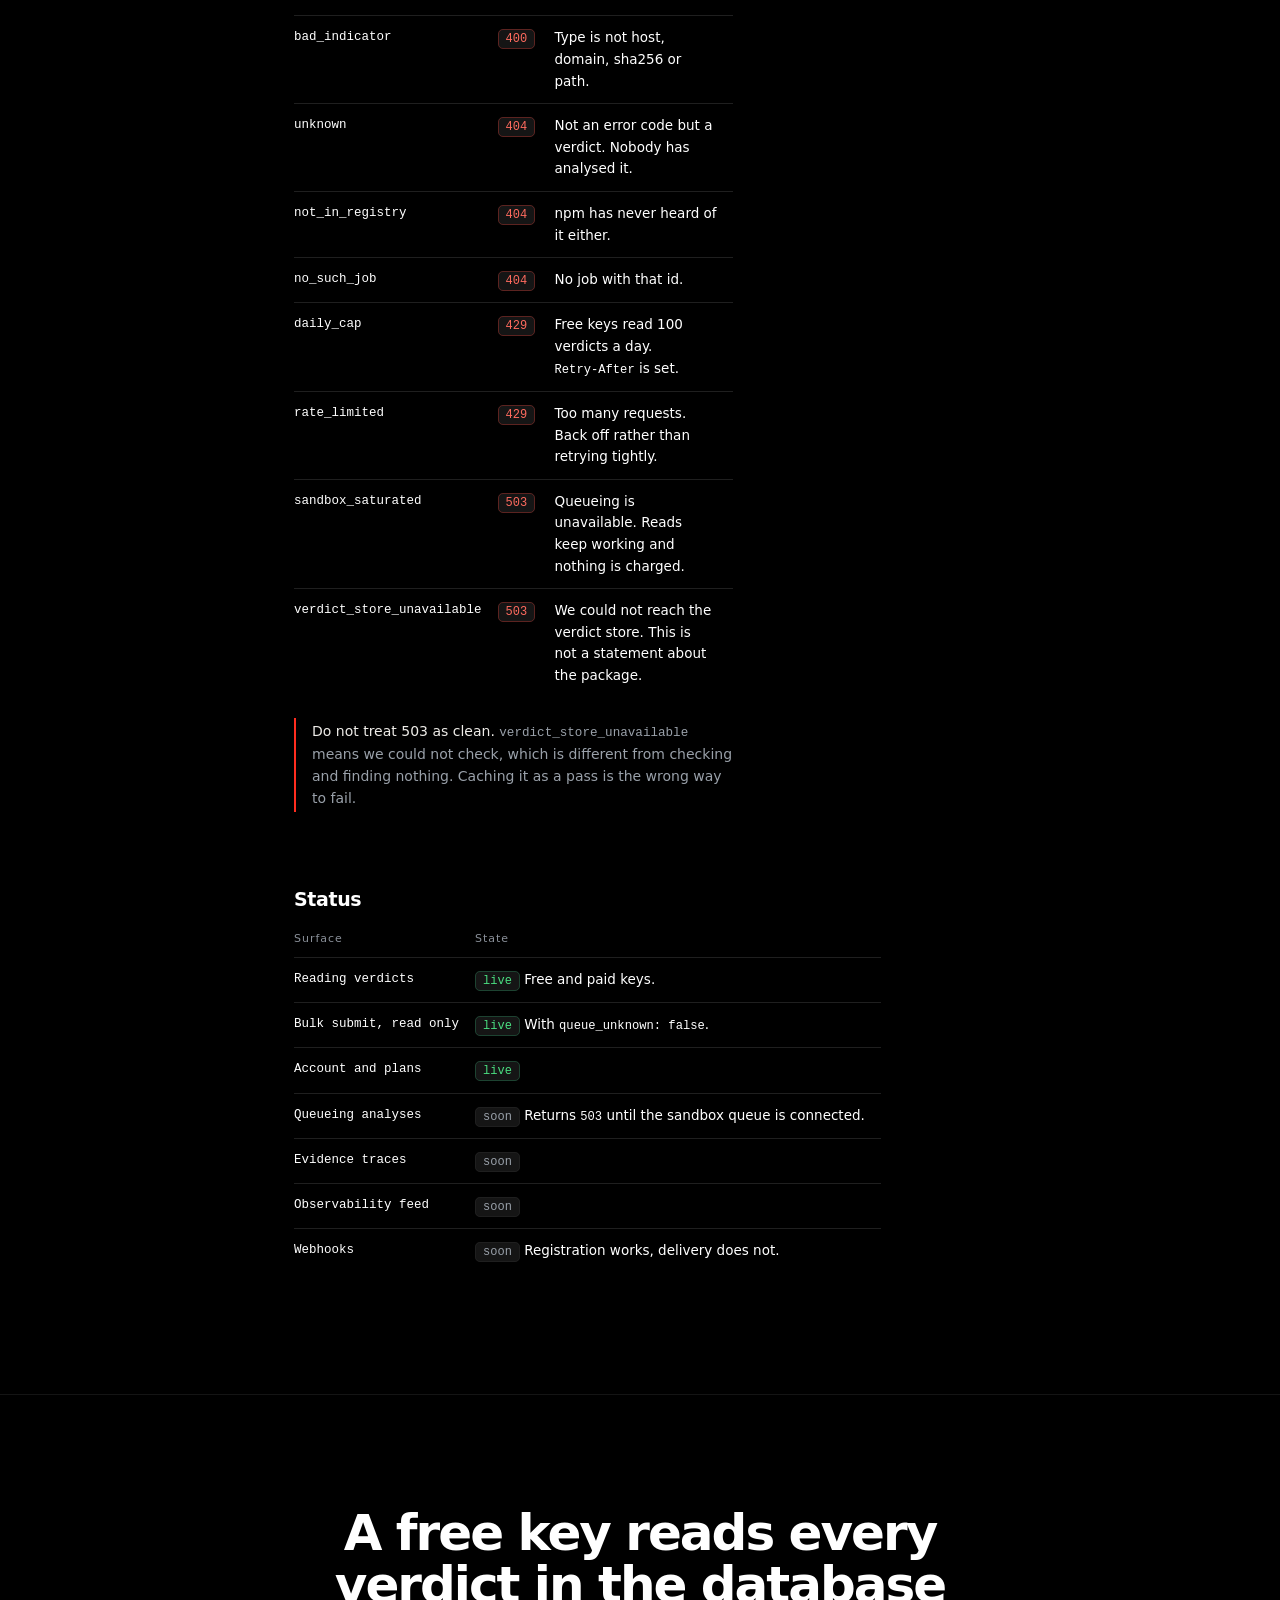
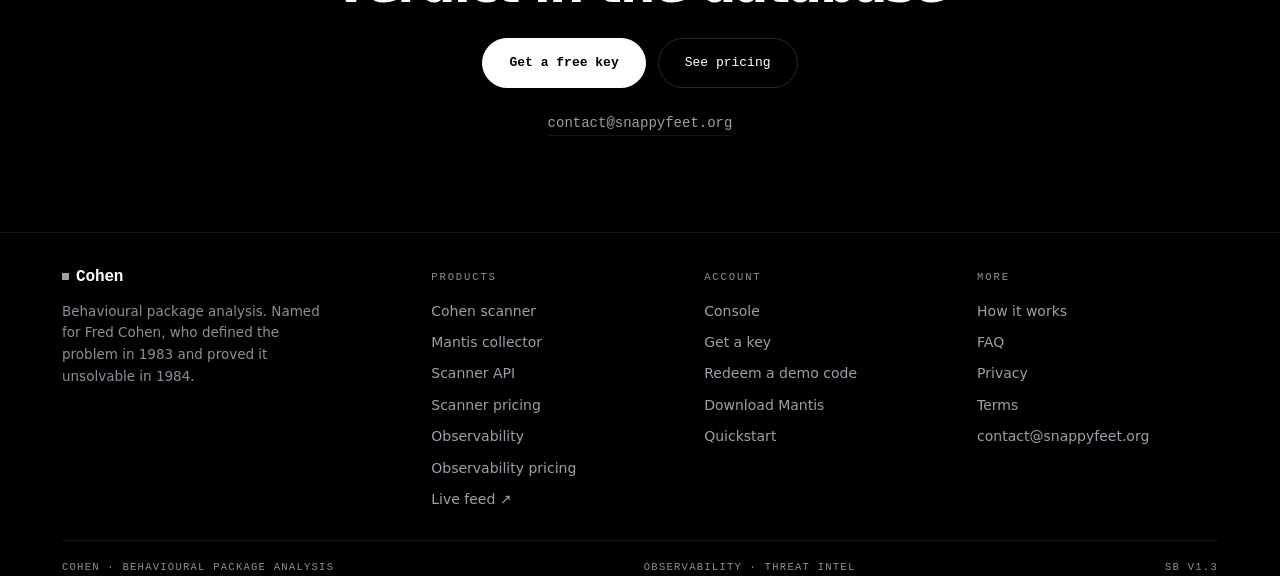
<file: api.html>
<!DOCTYPE html>
<html lang="en">
<head>
<meta charset="utf-8">
<meta name="viewport" content="width=device-width, initial-scale=1">
<title>Cohen · API reference</title>
<meta name="description" content="Cohen API reference. Read verdicts, queue deep analyses, and stream the Observability feed.">
<link rel="icon" href="data:image/svg+xml,%3Csvg%20xmlns=%27http://www.w3.org/2000/svg%27%20viewBox=%270%200%2032%2032%27%3E%3Crect%20width=%2732%27%20height=%2732%27%20fill=%27%23000%27/%3E%3Crect%20x=%2711%27%20y=%2711%27%20width=%2710%27%20height=%2710%27%20fill=%27%23fff%27/%3E%3C/svg%3E">
<link rel="stylesheet" href="styles.css">
<link rel="stylesheet" href="api.css">
<style>
  .doc{display:grid;grid-template-columns:210px minmax(0,1fr);gap:52px;align-items:start}
  .toc{position:sticky;top:96px;font-size:13.5px;line-height:1.55}
  .toc h6{font-size:10.5px;letter-spacing:.14em;color:var(--ash2);
          margin:0 0 10px;font-weight:500}
  .toc a{display:block;padding:5px 0 5px 12px;color:var(--ash,#8b8b85);
         text-decoration:none;border-left:1px solid var(--line,#1f1f1f)}
  .toc a:hover{color:var(--paper,#edebe7);border-left-color:var(--ash2)}
  .toc a.on{color:var(--paper,#edebe7);border-left-color:#FF2D1F}
  .toc .gap{height:14px}
  @media(max-width:900px){.doc{grid-template-columns:1fr;gap:0}.toc{display:none}}

  .doc h3{font-size:19px;letter-spacing:-.02em;margin:52px 0 6px;scroll-margin-top:96px}
  .doc h3:first-of-type{margin-top:0}
  .doc h4{font-size:15px;margin:30px 0 8px;font-weight:600;scroll-margin-top:96px}
  .doc p{max-width:70ch}
  .anchor{color:var(--ash2);text-decoration:none;opacity:0;margin-left:8px;font-weight:400}
  h3:hover .anchor,h4:hover .anchor{opacity:1}

  .sig{display:flex;align-items:center;gap:12px;flex-wrap:wrap;
       background:#101010;border:1px solid var(--line,#1f1f1f);
       border-radius:8px;padding:11px 14px;margin:16px 0 12px}
  .verb{font:600 11px/1 var(--mono,ui-monospace,monospace);letter-spacing:.09em;
        padding:5px 8px;border-radius:5px;flex:none}
  .verb.vg{background:rgba(143,182,255,.1);color:#8FB6FF;border:1px solid rgba(143,182,255,.25)}
  .verb.vp{background:rgba(255,45,31,.1);color:#FF6A61;border:1px solid rgba(255,45,31,.3)}
  .sig code{font-size:13.5px;flex:1;min-width:200px;word-break:break-all}
  .tag{font-size:11px;padding:3px 9px;border-radius:20px;flex:none;
       border:1px solid var(--line,#1f1f1f);color:var(--ash2)}
  .tag.free{color:#4ADE80;border-color:#1d4331}
  .tag.paid{color:#F5A524;border-color:#5c3a12}

  table.ref{width:100%;border-collapse:collapse;font-size:13.5px;margin:16px 0}
  table.ref th{text-align:left;font-weight:500;font-size:11px;letter-spacing:.09em;
               color:var(--ash2);padding:0 16px 9px 0;white-space:nowrap}
  table.ref td{padding:11px 16px 11px 0;border-top:1px solid var(--line,#1f1f1f);
               vertical-align:top}
  table.ref td:first-child{white-space:nowrap;font-family:var(--mono,monospace);font-size:12.5px}
  table.ref td p{margin:0}
  .st{font-family:var(--mono,monospace);font-size:12px;padding:2px 7px;border-radius:5px;
      background:#151515;border:1px solid var(--line,#1f1f1f);color:var(--ash,#8b8b85)}
  .st.ok{color:#4ADE80;border-color:#1d4331}
  .st.err{color:#FF6B5F;border-color:#5c2320}
  .note{border-left:2px solid #FF2D1F;padding:2px 0 2px 16px;margin:20px 0;
        color:var(--ash,#8b8b85);font-size:14px}
  .note b{color:var(--paper,#edebe7);font-weight:500}
</style>
</head>
<body>
<a class="skip" href="#main">Skip to content</a>
<div class="grid" aria-hidden="true"><div class="grid-in"><i></i><i></i><i></i><i></i><i></i><i></i><i></i><i></i><i></i><i></i><i></i><i></i></div></div>

<svg width="0" height="0" style="position:absolute" aria-hidden="true">
  <!-- Product marks. One filled point per mark; currentColor only; no radius.
       Use the -sm variants below 24px rendered — they are separate symbols,
       not scaled copies. See MARKS.md. -->
  <symbol id="mantis" viewBox="0 0 32 32">
    <path d="M12 6 H6 V26 H12" fill="none" stroke="currentColor" stroke-width="2.4" stroke-linejoin="miter" stroke-linecap="butt"/>
    <path d="M20 6 H26 V26 H20" fill="none" stroke="currentColor" stroke-width="2.4" stroke-linejoin="miter" stroke-linecap="butt"/>
    <circle cx="16" cy="16" r="2.6" fill="currentColor"/>
  </symbol>

  <symbol id="mantis-sm" viewBox="0 0 32 32">
    <path d="M12.5 5.6 H5.6 V26.4 H12.5" fill="none" stroke="currentColor" stroke-width="3.2" stroke-linejoin="miter" stroke-linecap="butt"/>
    <path d="M19.5 5.6 H26.4 V26.4 H19.5" fill="none" stroke="currentColor" stroke-width="3.2" stroke-linejoin="miter" stroke-linecap="butt"/>
    <circle cx="16" cy="16" r="3.2" fill="currentColor"/>
  </symbol>

  <symbol id="observability" viewBox="0 0 32 32">
    <path d="M2 11 H24.89" stroke="currentColor" fill="none" stroke-width="1.6" stroke-linecap="butt" opacity=".45"/>
    <path d="M26.10 14.57 A10.2 10.2 0 1 1 22.47 8.11" fill="none" stroke="currentColor" stroke-width="2.4" stroke-linecap="butt"/>
    <circle cx="24.89" cy="11" r="2.8" fill="currentColor"/>
  </symbol>

  <symbol id="observability-sm" viewBox="0 0 32 32">
    <path d="M26.17 15.21 A10.2 10.2 0 1 1 21.95 7.72" fill="none" stroke="currentColor" stroke-width="3" stroke-linecap="butt"/>
    <circle cx="24.89" cy="11" r="3.4" fill="currentColor"/>
  </symbol>
</svg>

<div class="nav" id="nav">
  <div class="w">
    <a class="mark" href="index.html" aria-label="Cohen, home"><i aria-hidden="true"></i>Cohen</a>
    <button class="burger" id="burger" aria-expanded="false" aria-controls="navlinks" aria-label="Menu"><i></i><i></i><i></i></button>
    <div class="nav-links" id="navlinks">
      <a href="index.html">Engine</a>
      <div class="drop" id="dropW">
        <button class="drop-t" id="dropT" type="button" aria-expanded="false" aria-controls="dropM">Product</button>
        <div class="drop-m" id="dropM">
          <div class="drop-card">
            <div class="row">
              <a class="api" href="api.html#packages">API</a>
              <a class="rmain" href="mantis.html">
                <span class="dn">Mantis</span>
                <span class="dd">Reads a project and resolves the whole dependency tree.</span>
              </a>
            </div>
            <div class="row">
              <a class="api" href="api.html#observability">API</a>
              <a class="rmain" href="observability.html">
                <span class="dn">Observability</span>
                <span class="dd">The threat intel record and its feed API.</span>
              </a>
            </div>
            <div class="row soon">
              <span class="api soon-chip">SOON</span>
              <div class="rmain">
                <span class="dn">N-Day Research</span>
                <span class="dd">Research on known, disclosed vulnerabilities.</span>
              </div>
            </div>
          </div>
        </div>
      </div>
      <a class="here" href="api.html">API</a>
      <a href="pricing.html">Pricing</a>
      <a class="nav-cta" href="https://console.snappyfeet.org/">Start free</a>
    </div>
  </div>
</div>

<main id="main" class="sub">

<section class="s rule ap-hero">
  <div class="w">
    <p class="eyebrow">API REFERENCE</p>
    <h2 class="h2 wide">One path per package version</h2>
    <p class="lede">
      Every version on npm has one address. <code>GET</code> reads whatever is
      known. <code>POST</code> puts it in the sandbox queue. Same path, both
      directions.
    </p>
    <div class="btns" style="margin-top:26px">
      <a class="b f" href="https://console.snappyfeet.org/">Get a key</a>
      <a class="b g" href="#quickstart">Quickstart</a>
      <div class="cp" id="cp">
        <button type="button" class="cp-main" id="cpMain"><svg aria-hidden="true" viewBox="0 0 24 24"><rect x="9" y="9" width="11" height="11" rx="2"/><path d="M5 15V5a2 2 0 0 1 2-2h10"/></svg><span>Copy</span></button>
        <button type="button" class="cp-more" id="cpMore" aria-label="More copy options" aria-expanded="false" aria-controls="cpMenu"><svg aria-hidden="true" viewBox="0 0 24 24"><path d="M6 9l6 6l6-6"/></svg></button>
        <div class="cp-menu" id="cpMenu" hidden>
          <button type="button" data-copy="md"><b>Copy page as Markdown</b><span>Every endpoint, example and error. Paste into ChatGPT, Claude or Cursor.</span></button>
          <button type="button" data-copy="eps"><b>Copy endpoint list</b><span>Method, path and scope for every endpoint.</span></button>
          <a href="llms.txt"><b>Open llms.txt</b><span>A map of the docs for AI tools that fetch it themselves.</span></a>
          <a href="api.md"><b>View as Markdown</b><span>The same page as plain text.</span></a>
        </div>
      </div>
    </div>
  </div>
</section>

<section class="s rule">
  <div class="w doc">

    <nav class="toc" aria-label="On this page">
      <h6>ON THIS PAGE</h6>
      <a href="#quickstart">Quickstart</a>
      <a href="#auth">Authentication</a>
      <a href="#conventions">Conventions</a>
      <a href="#limits">Plans and limits</a>
      <div class="gap"></div>
      <a href="#packages">Packages</a>
      <a href="#bulk">Bulk submit</a>
      <a href="#jobs">Jobs</a>
      <a href="#observability">Observability</a>
      <a href="#webhooks">Webhooks</a>
      <a href="#account">Account</a>
      <div class="gap"></div>
      <a href="#verdict">Verdict object</a>
      <a href="#errors">Errors</a>
      <a href="#status">Status</a>
    </nav>

    <div>
<h3 id="quickstart">Quickstart<a class="anchor" href="#quickstart">#</a></h3>
<div class="ap">
<div class="ap-l">
<p class="lede" style="margin-bottom:18px">
  Sign in with Google, create a key, read a verdict. No card, no waiting.
</p>



</div>
<div class="ap-r"><div class="term">
<div class="th"><span>THREE STEPS</span><span>60 SECONDS</span></div>
<pre><span class="cm"># 1. Get a key at https://console.snappyfeet.org</span>
<span class="cmd">export COHEN_KEY=cohen_live_...</span>

<span class="cm"># 2. Check it works. This endpoint is free and never metered.</span>
<span class="cmd">curl -H "Authorization: Bearer $COHEN_KEY" \
  https://api.snappyfeet.org/api/key</span>

<span class="cm"># 3. Read a verdict.</span>
<span class="cmd">curl -H "Authorization: Bearer $COHEN_KEY" \
  https://api.snappyfeet.org/api/package/npm/left-pad/1.3.0</span></pre>
</div></div>
</div>
<h3 id="auth">Authentication<a class="anchor" href="#auth">#</a></h3>
<div class="ap">
<div class="ap-l">
<p>Every request carries a key. Keys begin <code>cohen_live_</code>.</p>



<table class="ref">
<thead><tr><th>Property</th><th>Behaviour</th></tr></thead>
<tbody>
<tr><td>Lifetime</td><td>Seven days on Free, ninety on Individual. Extend at any time from the console.</td></tr>
<tr><td>Grace</td><td>After expiry a key keeps reading verdicts for 48 hours, then stops. Queueing stops immediately.</td></tr>
<tr><td>Storage</td><td>Shown once, stored as a hash. Lost keys cannot be recovered, only revoked and replaced.</td></tr>
<tr><td>Revocation</td><td>Takes effect within one minute.</td></tr>
</tbody>
</table>

<div class="note">
  <b>Keys are secrets.</b> Keep them out of public repositories and client side
  code. Give CI its own key so it can be revoked alone.
</div>

</div>
<div class="ap-r"><div class="term">
<div class="th"><span>HEADER</span><span>REQUIRED</span></div>
<pre>Authorization: Bearer cohen_live_1WbwMTf2vx0t2NUWuZYSS3oQP26mU4JL...

<span class="cm"># the scheme is optional, so this also works</span>
Authorization: cohen_live_1WbwMTf2vx0t2NUWuZYSS3oQP26mU4JL...</pre>
</div></div>
</div>
<h3 id="conventions">Conventions<a class="anchor" href="#conventions">#</a></h3>
<table class="ref">
<thead><tr><th>Item</th><th>Value</th></tr></thead>
<tbody>
<tr><td>Base URL</td><td><code>https://api.snappyfeet.org</code>. HTTPS only. Plain HTTP is refused rather than redirected.</td></tr>
<tr><td>Content type</td><td><code>application/json</code> on any request with a body. Every response is JSON, errors included.</td></tr>
<tr><td>Timestamps</td><td><code>analyzed_at</code> is epoch seconds.</td></tr>
<tr><td>Scoped names</td><td>Both spellings work. <code>@types/node</code> and <code>@types%2Fnode</code> resolve to the same package.</td></tr>
<tr><td>Ecosystems</td><td><code>npm</code> today. The path carries the ecosystem so others can be added without a new shape.</td></tr>
</tbody>
</table>

<h3 id="limits">Plans and limits<a class="anchor" href="#limits">#</a></h3>
<table class="ref">
<thead><tr><th>Plan</th><th>Scopes</th><th>Lookups</th><th>Analyses</th><th>Keys</th></tr></thead>
<tbody>
<tr><td>Free</td><td><code>read</code></td><td>100 per day</td><td>none</td><td>1</td></tr>
<tr><td>Demo</td><td><code>read queue evidence feed</code></td><td>unmetered</td><td>250 per month</td><td>3</td></tr>
<tr><td>Individual</td><td><code>read queue evidence</code></td><td>unmetered</td><td>150 per month</td><td>5</td></tr>
</tbody>
</table>
<p style="font-size:14px;color:var(--ash,#8b8b85)">
  Reading is free. Only a version nobody has analysed costs an analysis. Demo
  access is by invitation; redeem a code at
  <a href="https://console.snappyfeet.org/demo">console.snappyfeet.org/demo</a>.
</p>

<h3 id="packages">Packages<a class="anchor" href="#packages">#</a></h3>

<div class="sig">
  <span class="verb vg">GET</span>
  <code>/api/package/npm/{name}/{version}</code>
  <span class="tag free">free</span>
  <span class="st ok">live</span>
</div>
<div class="ap">
<div class="ap-l">
<p>One verdict. Never costs an analysis.</p>



</div>
<div class="ap-r"><div class="term ap-tabs">
<div class="th"><span class="langs" role="tablist" aria-label="Language"><button type="button" role="tab" class="on" aria-selected="true" data-lang="curl">curl</button><button type="button" role="tab" aria-selected="false" data-lang="node">Node</button><button type="button" role="tab" aria-selected="false" data-lang="python">Python</button></span><span>200 OK</span></div>
<pre data-lang="curl"><span class="cmd">curl -H "Authorization: Bearer $COHEN_KEY" \
  https://api.snappyfeet.org/api/package/npm/@agimon-ai/doompi-help/0.0.1-alpha.26</span>

{
  <span class="k">"ecosystem"</span>: <span class="v">"npm"</span>,
  <span class="k">"name"</span>: <span class="v">"@agimon-ai/doompi-help"</span>,
  <span class="k">"version"</span>: <span class="v">"0.0.1-alpha.26"</span>,
  <span class="k">"verdict"</span>: <span class="v">"clean"</span>,
  <span class="k">"analyzed_at"</span>: <span class="v">1788180250</span>
}

<span class="cm">// 404 when nobody has run it. Yours to decide whether to spend an analysis.</span>
{ <span class="k">"verdict"</span>: <span class="v">"unknown"</span>, <span class="k">"name"</span>: <span class="v">"left-pad"</span>, <span class="k">"version"</span>: <span class="v">"1.3.0"</span> }</pre>
<pre data-lang="node" hidden>const res = await fetch(&quot;https://api.snappyfeet.org/api/package/npm/@agimon-ai/doompi-help/0.0.1-alpha.26&quot;, {
  headers: {
    Authorization: `Bearer ${process.env.COHEN_KEY}`
  }
});
console.log(await res.json());

{
  <span class="k">"ecosystem"</span>: <span class="v">"npm"</span>,
  <span class="k">"name"</span>: <span class="v">"@agimon-ai/doompi-help"</span>,
  <span class="k">"version"</span>: <span class="v">"0.0.1-alpha.26"</span>,
  <span class="k">"verdict"</span>: <span class="v">"clean"</span>,
  <span class="k">"analyzed_at"</span>: <span class="v">1788180250</span>
}

<span class="cm">// 404 when nobody has run it. Yours to decide whether to spend an analysis.</span>
{ <span class="k">"verdict"</span>: <span class="v">"unknown"</span>, <span class="k">"name"</span>: <span class="v">"left-pad"</span>, <span class="k">"version"</span>: <span class="v">"1.3.0"</span> }</pre>
<pre data-lang="python" hidden>import os, requests

res = requests.get(
    &quot;https://api.snappyfeet.org/api/package/npm/@agimon-ai/doompi-help/0.0.1-alpha.26&quot;,
    headers={
        &quot;Authorization&quot;: f&quot;Bearer {os.environ[&#x27;COHEN_KEY&#x27;]}&quot;
    },
)
print(res.json())

{
  <span class="k">"ecosystem"</span>: <span class="v">"npm"</span>,
  <span class="k">"name"</span>: <span class="v">"@agimon-ai/doompi-help"</span>,
  <span class="k">"version"</span>: <span class="v">"0.0.1-alpha.26"</span>,
  <span class="k">"verdict"</span>: <span class="v">"clean"</span>,
  <span class="k">"analyzed_at"</span>: <span class="v">1788180250</span>
}

<span class="cm">// 404 when nobody has run it. Yours to decide whether to spend an analysis.</span>
{ <span class="k">"verdict"</span>: <span class="v">"unknown"</span>, <span class="k">"name"</span>: <span class="v">"left-pad"</span>, <span class="k">"version"</span>: <span class="v">"1.3.0"</span> }</pre>
</div></div>
</div>
<div class="sig">
  <span class="verb vg">GET</span>
  <code>/api/package/npm/{name}</code>
  <span class="tag free">free</span>
  <span class="st ok">live</span>
</div>
<p>Every analysed version of a package, newest first.</p>

<div class="sig">
  <span class="verb vg">GET</span>
  <code>/api/package/npm/{name}/{version}/evidence</code>
  <span class="tag paid">evidence scope</span>
  <span class="st ">soon</span>
</div>
<p>
  The full trace: syscalls, process tree, connections, file hashes, entropy.
  Large, so it is a second request rather than a bloated first one.
</p>

<div class="sig">
  <span class="verb vp">POST</span>
  <code>/api/package/npm/{name}/{version}</code>
  <span class="tag paid">queue scope</span>
  <span class="st ">soon</span>
</div>
<div class="ap">
<div class="ap-l">
<p>
  Queue a deep analysis. Charged only when the version is genuinely unknown.
  Posting something already analysed returns <code>200</code> and the cached
  verdict. Posting something already queued returns the existing job. You cannot
  pay twice for the same version.
</p>



</div>
<div class="ap-r"><div class="term ap-tabs">
<div class="th"><span class="langs" role="tablist" aria-label="Language"><button type="button" role="tab" class="on" aria-selected="true" data-lang="curl">curl</button><button type="button" role="tab" aria-selected="false" data-lang="node">Node</button><button type="button" role="tab" aria-selected="false" data-lang="python">Python</button></span><span>202 ACCEPTED</span></div>
<pre data-lang="curl"><span class="cmd">curl -X POST -H "Authorization: Bearer $COHEN_KEY" \
  https://api.snappyfeet.org/api/package/npm/tiny-parse/0.2.1</span>

{
  <span class="k">"job"</span>: <span class="v">"job_01HXY5K9PNQE3"</span>,
  <span class="k">"state"</span>: <span class="v">"queued"</span>,
  <span class="k">"queue_position"</span>: <span class="v">4</span>,
  <span class="k">"eta_seconds"</span>: <span class="v">180</span>,
  <span class="k">"poll"</span>: <span class="v">"/api/job/job_01HXY5K9PNQE3"</span>,
  <span class="k">"allowance"</span>: { <span class="k">"used"</span>: <span class="v">137</span>, <span class="k">"limit"</span>: <span class="v">150</span> }
}</pre>
<pre data-lang="node" hidden>const res = await fetch(&quot;https://api.snappyfeet.org/api/package/npm/tiny-parse/0.2.1&quot;, {
  method: &quot;POST&quot;,
  headers: {
    Authorization: `Bearer ${process.env.COHEN_KEY}`
  }
});
console.log(await res.json());

{
  <span class="k">"job"</span>: <span class="v">"job_01HXY5K9PNQE3"</span>,
  <span class="k">"state"</span>: <span class="v">"queued"</span>,
  <span class="k">"queue_position"</span>: <span class="v">4</span>,
  <span class="k">"eta_seconds"</span>: <span class="v">180</span>,
  <span class="k">"poll"</span>: <span class="v">"/api/job/job_01HXY5K9PNQE3"</span>,
  <span class="k">"allowance"</span>: { <span class="k">"used"</span>: <span class="v">137</span>, <span class="k">"limit"</span>: <span class="v">150</span> }
}</pre>
<pre data-lang="python" hidden>import os, requests

res = requests.post(
    &quot;https://api.snappyfeet.org/api/package/npm/tiny-parse/0.2.1&quot;,
    headers={
        &quot;Authorization&quot;: f&quot;Bearer {os.environ[&#x27;COHEN_KEY&#x27;]}&quot;
    },
)
print(res.json())

{
  <span class="k">"job"</span>: <span class="v">"job_01HXY5K9PNQE3"</span>,
  <span class="k">"state"</span>: <span class="v">"queued"</span>,
  <span class="k">"queue_position"</span>: <span class="v">4</span>,
  <span class="k">"eta_seconds"</span>: <span class="v">180</span>,
  <span class="k">"poll"</span>: <span class="v">"/api/job/job_01HXY5K9PNQE3"</span>,
  <span class="k">"allowance"</span>: { <span class="k">"used"</span>: <span class="v">137</span>, <span class="k">"limit"</span>: <span class="v">150</span> }
}</pre>
</div></div>
</div>
<h3 id="bulk">Bulk submit<a class="anchor" href="#bulk">#</a></h3>

<div class="sig">
  <span class="verb vp">POST</span>
  <code>/api/package/npm</code>
  <span class="tag free">read scope</span>
  <span class="tag paid">queue scope to queue</span>
  <span class="st ok" title="Read only is live, queueing is soon">live</span>
</div>
<div class="ap">
<div class="ap-l">
<p>
  Send a whole dependency tree in one call. The response splits it into what is
  already known and what had to be queued, so you can act on the known part
  immediately. This is what Mantis uses.
</p>
<p>
  Any key can check a tree with <code>queue_unknown: false</code>. On Free, each
  package in the request counts as one lookup, charged all at once and only when
  the whole tree fits in what is left today; otherwise nothing is charged and the
  request returns <code>429 daily_cap</code>. Queueing unknown versions needs the
  <code>queue</code> scope.
</p>



<table class="ref">
<thead><tr><th>Field or header</th><th>Effect</th></tr></thead>
<tbody>
<tr><td>versions[]</td><td>Up to 5,000 per request, as <code>name@version</code>.</td></tr>
<tr><td>queue_unknown</td><td><code>false</code> gives a pure read. You are told what is unknown and no analysis is charged. Free keys must send <code>false</code>.</td></tr>
<tr><td>skip_private</td><td>Names that do not resolve on the public registry are counted as skipped and never leave your side of the wire.</td></tr>
<tr><td>Idempotency&#8209;Key</td><td>A retried request reuses the original reservation instead of charging twice.</td></tr>
<tr><td>X&#8209;Project</td><td>Labels the run in your console history.</td></tr>
<tr><td>X&#8209;Client</td><td>Set to <code>mantis</code> to mark the source.</td></tr>
</tbody>
</table>

<p style="font-size:14px;color:var(--ash,#8b8b85)">
  Every bulk submit becomes one scan in
  <a href="https://console.snappyfeet.org/scans">your history</a>, with its counts
  and findings kept.
</p>

</div>
<div class="ap-r"><div class="term ap-tabs">
<div class="th"><span class="langs" role="tablist" aria-label="Language"><button type="button" role="tab" class="on" aria-selected="true" data-lang="curl">curl</button><button type="button" role="tab" aria-selected="false" data-lang="node">Node</button><button type="button" role="tab" aria-selected="false" data-lang="python">Python</button></span><span>207 MULTI STATUS</span></div>
<pre data-lang="curl"><span class="cmd">curl -X POST -H "Authorization: Bearer $COHEN_KEY" \
  -H "Content-Type: application/json" \
  -H "Idempotency-Key: build-4471" \
  -H "X-Project: checkout-api" \
  -d @tree.json https://api.snappyfeet.org/api/package/npm</span>

<span class="cm">// body</span>
{
  <span class="k">"versions"</span>: [ <span class="v">"left-pad@1.3.0"</span>, <span class="v">"@types/node@20.11.5"</span> ],
  <span class="k">"queue_unknown"</span>: <span class="v">true</span>,
  <span class="k">"skip_private"</span>: <span class="v">true</span>
}

<span class="cm">// response</span>
{
  <span class="k">"scan"</span>: <span class="v">"1f9c0a2e..."</span>,
  <span class="k">"counts"</span>: { <span class="k">"clean"</span>: <span class="v">1271</span>, <span class="k">"review"</span>: <span class="hot">2</span>, <span class="k">"queued"</span>: <span class="v">11</span>, <span class="k">"skipped"</span>: <span class="v">0</span> },
  <span class="k">"review"</span>: [ { <span class="k">"name"</span>: <span class="hot">"polymarket-stake-mathss"</span>, <span class="k">"version"</span>: <span class="v">"3.5.2"</span> } ],
  <span class="k">"queued"</span>: [ { <span class="k">"name"</span>: <span class="v">"tiny-parse"</span>, <span class="k">"version"</span>: <span class="v">"0.2.1"</span>, <span class="k">"job"</span>: <span class="v">"job_01HXY..."</span> } ],
  <span class="k">"allowance"</span>: { <span class="k">"used"</span>: <span class="v">148</span>, <span class="k">"limit"</span>: <span class="v">150</span> }
}</pre>
<pre data-lang="node" hidden>import fs from &quot;node:fs/promises&quot;;

const res = await fetch(&quot;https://api.snappyfeet.org/api/package/npm&quot;, {
  method: &quot;POST&quot;,
  headers: {
    Authorization: `Bearer ${process.env.COHEN_KEY}`,
    &quot;Content-Type&quot;: &quot;application/json&quot;,
    &quot;Idempotency-Key&quot;: &quot;build-4471&quot;,
    &quot;X-Project&quot;: &quot;checkout-api&quot;
  },
  body: await fs.readFile(&quot;tree.json&quot;, &quot;utf8&quot;)
});
console.log(await res.json());

<span class="cm">// body</span>
{
  <span class="k">"versions"</span>: [ <span class="v">"left-pad@1.3.0"</span>, <span class="v">"@types/node@20.11.5"</span> ],
  <span class="k">"queue_unknown"</span>: <span class="v">true</span>,
  <span class="k">"skip_private"</span>: <span class="v">true</span>
}

<span class="cm">// response</span>
{
  <span class="k">"scan"</span>: <span class="v">"1f9c0a2e..."</span>,
  <span class="k">"counts"</span>: { <span class="k">"clean"</span>: <span class="v">1271</span>, <span class="k">"review"</span>: <span class="hot">2</span>, <span class="k">"queued"</span>: <span class="v">11</span>, <span class="k">"skipped"</span>: <span class="v">0</span> },
  <span class="k">"review"</span>: [ { <span class="k">"name"</span>: <span class="hot">"polymarket-stake-mathss"</span>, <span class="k">"version"</span>: <span class="v">"3.5.2"</span> } ],
  <span class="k">"queued"</span>: [ { <span class="k">"name"</span>: <span class="v">"tiny-parse"</span>, <span class="k">"version"</span>: <span class="v">"0.2.1"</span>, <span class="k">"job"</span>: <span class="v">"job_01HXY..."</span> } ],
  <span class="k">"allowance"</span>: { <span class="k">"used"</span>: <span class="v">148</span>, <span class="k">"limit"</span>: <span class="v">150</span> }
}</pre>
<pre data-lang="python" hidden>import os, requests

import json
tree = json.load(open(&quot;tree.json&quot;))

res = requests.post(
    &quot;https://api.snappyfeet.org/api/package/npm&quot;,
    headers={
        &quot;Authorization&quot;: f&quot;Bearer {os.environ[&#x27;COHEN_KEY&#x27;]}&quot;,
        &quot;Content-Type&quot;: &quot;application/json&quot;,
        &quot;Idempotency-Key&quot;: &quot;build-4471&quot;,
        &quot;X-Project&quot;: &quot;checkout-api&quot;
    },
    json=tree,
)
print(res.json())

<span class="cm">// body</span>
{
  <span class="k">"versions"</span>: [ <span class="v">"left-pad@1.3.0"</span>, <span class="v">"@types/node@20.11.5"</span> ],
  <span class="k">"queue_unknown"</span>: <span class="v">true</span>,
  <span class="k">"skip_private"</span>: <span class="v">true</span>
}

<span class="cm">// response</span>
{
  <span class="k">"scan"</span>: <span class="v">"1f9c0a2e..."</span>,
  <span class="k">"counts"</span>: { <span class="k">"clean"</span>: <span class="v">1271</span>, <span class="k">"review"</span>: <span class="hot">2</span>, <span class="k">"queued"</span>: <span class="v">11</span>, <span class="k">"skipped"</span>: <span class="v">0</span> },
  <span class="k">"review"</span>: [ { <span class="k">"name"</span>: <span class="hot">"polymarket-stake-mathss"</span>, <span class="k">"version"</span>: <span class="v">"3.5.2"</span> } ],
  <span class="k">"queued"</span>: [ { <span class="k">"name"</span>: <span class="v">"tiny-parse"</span>, <span class="k">"version"</span>: <span class="v">"0.2.1"</span>, <span class="k">"job"</span>: <span class="v">"job_01HXY..."</span> } ],
  <span class="k">"allowance"</span>: { <span class="k">"used"</span>: <span class="v">148</span>, <span class="k">"limit"</span>: <span class="v">150</span> }
}</pre>
</div></div>
</div>
<h3 id="jobs">Jobs<a class="anchor" href="#jobs">#</a></h3>
<div class="sig">
  <span class="verb vg">GET</span>
  <code>/api/job/{job}</code>
  <span class="tag free">free</span>
</div>
<p>State of one queued analysis: queued, running, done or failed. Polling is free.</p>

<h3 id="observability">Observability<a class="anchor" href="#observability">#</a></h3>
<p>
  A different product on a different meter: requests, not analyses. It reads the
  same records the scanner writes, so nothing is recomputed for it. Access needs
  the <code>feed</code> scope, which is sold separately.
</p>

<div class="sig">
  <span class="verb vg">GET</span>
  <code>/api/observatory/records</code>
  <span class="tag paid">feed scope</span>
  <span class="st ">soon</span>
</div>
<table class="ref">
<thead><tr><th>Query</th><th>Meaning</th></tr></thead>
<tbody>
<tr><td>?since=</td><td>Opaque cursor from the previous page. Stable across reruns and will not skip a record written out of order.</td></tr>
<tr><td>?verdict=</td><td><code>clean</code>, <code>review</code> or <code>unknown</code>. Omit to get everything, which is what makes the feed usable as a baseline.</td></tr>
<tr><td>?limit=</td><td>1 to 1,000. Defaults to 100.</td></tr>
</tbody>
</table>

<div class="sig">
  <span class="verb vg">GET</span>
  <code>/api/observatory/indicator/{type}/{value}</code>
  <span class="tag paid">feed scope</span>
  <span class="st ">soon</span>
</div>
<div class="ap">
<div class="ap-l">
<p>
  Reverse lookup. Give it a C2 host or a file hash, get every package version
  that touched it. Types are <code>host</code>, <code>domain</code>,
  <code>sha256</code> and <code>path</code>.
</p>



</div>
<div class="ap-r"><div class="term ap-tabs">
<div class="th"><span class="langs" role="tablist" aria-label="Language"><button type="button" role="tab" class="on" aria-selected="true" data-lang="curl">curl</button><button type="button" role="tab" aria-selected="false" data-lang="node">Node</button><button type="button" role="tab" aria-selected="false" data-lang="python">Python</button></span><span>200 OK</span></div>
<pre data-lang="curl"><span class="cmd">curl -H "Authorization: Bearer $COHEN_KEY" \
  "https://api.snappyfeet.org/api/observatory/indicator/host/45.61.136.12"</span>

{
  <span class="k">"indicator"</span>: { <span class="k">"type"</span>: <span class="v">"host"</span>, <span class="k">"value"</span>: <span class="hot">"45.61.136.12"</span> },
  <span class="k">"first_seen"</span>: <span class="v">"2026-08-31T09:14:22Z"</span>,
  <span class="k">"packages"</span>: [
    { <span class="k">"name"</span>: <span class="hot">"polymarket-stake-mathss"</span>, <span class="k">"version"</span>: <span class="v">"3.5.2"</span>, <span class="k">"by"</span>: <span class="v">"node postinstall.js"</span> }
  ]
}</pre>
<pre data-lang="node" hidden>const res = await fetch(&quot;https://api.snappyfeet.org/api/observatory/indicator/host/45.61.136.12&quot;, {
  headers: {
    Authorization: `Bearer ${process.env.COHEN_KEY}`
  }
});
console.log(await res.json());

{
  <span class="k">"indicator"</span>: { <span class="k">"type"</span>: <span class="v">"host"</span>, <span class="k">"value"</span>: <span class="hot">"45.61.136.12"</span> },
  <span class="k">"first_seen"</span>: <span class="v">"2026-08-31T09:14:22Z"</span>,
  <span class="k">"packages"</span>: [
    { <span class="k">"name"</span>: <span class="hot">"polymarket-stake-mathss"</span>, <span class="k">"version"</span>: <span class="v">"3.5.2"</span>, <span class="k">"by"</span>: <span class="v">"node postinstall.js"</span> }
  ]
}</pre>
<pre data-lang="python" hidden>import os, requests

res = requests.get(
    &quot;https://api.snappyfeet.org/api/observatory/indicator/host/45.61.136.12&quot;,
    headers={
        &quot;Authorization&quot;: f&quot;Bearer {os.environ[&#x27;COHEN_KEY&#x27;]}&quot;
    },
)
print(res.json())

{
  <span class="k">"indicator"</span>: { <span class="k">"type"</span>: <span class="v">"host"</span>, <span class="k">"value"</span>: <span class="hot">"45.61.136.12"</span> },
  <span class="k">"first_seen"</span>: <span class="v">"2026-08-31T09:14:22Z"</span>,
  <span class="k">"packages"</span>: [
    { <span class="k">"name"</span>: <span class="hot">"polymarket-stake-mathss"</span>, <span class="k">"version"</span>: <span class="v">"3.5.2"</span>, <span class="k">"by"</span>: <span class="v">"node postinstall.js"</span> }
  ]
}</pre>
</div></div>
</div>
<h3 id="webhooks">Webhooks<a class="anchor" href="#webhooks">#</a></h3>
<div class="sig">
  <span class="verb vp">POST</span>
  <code>/api/webhook</code>
  <span class="tag paid">queue scope</span>
  <span class="st ">soon</span>
</div>
<div class="ap">
<div class="ap-l">
<p>
  Register a callback for when a package you watch flips to review. The response
  carries a signing secret, shown once. HTTPS URLs only.
</p>



</div>
<div class="ap-r"><div class="term ap-tabs">
<div class="th"><span class="langs" role="tablist" aria-label="Language"><button type="button" role="tab" class="on" aria-selected="true" data-lang="curl">curl</button><button type="button" role="tab" aria-selected="false" data-lang="node">Node</button><button type="button" role="tab" aria-selected="false" data-lang="python">Python</button></span><span>201 CREATED</span></div>
<pre data-lang="curl"><span class="cmd">curl -X POST -H "Authorization: Bearer $COHEN_KEY" \
  -H "Content-Type: application/json" \
  -d '{"url":"https://example.com/hooks/cohen"}' \
  https://api.snappyfeet.org/api/webhook</span>

{
  <span class="k">"id"</span>: <span class="v">"9f2c..."</span>,
  <span class="k">"url"</span>: <span class="v">"https://example.com/hooks/cohen"</span>,
  <span class="k">"events"</span>: [ <span class="v">"verdict.review"</span> ],
  <span class="k">"secret"</span>: <span class="v">"whsec_..."</span>
}</pre>
<pre data-lang="node" hidden>const res = await fetch(&quot;https://api.snappyfeet.org/api/webhook&quot;, {
  method: &quot;POST&quot;,
  headers: {
    Authorization: `Bearer ${process.env.COHEN_KEY}`,
    &quot;Content-Type&quot;: &quot;application/json&quot;
  },
  body: JSON.stringify({ url: &quot;https://example.com/hooks/cohen&quot; })
});
console.log(await res.json());

{
  <span class="k">"id"</span>: <span class="v">"9f2c..."</span>,
  <span class="k">"url"</span>: <span class="v">"https://example.com/hooks/cohen"</span>,
  <span class="k">"events"</span>: [ <span class="v">"verdict.review"</span> ],
  <span class="k">"secret"</span>: <span class="v">"whsec_..."</span>
}</pre>
<pre data-lang="python" hidden>import os, requests

res = requests.post(
    &quot;https://api.snappyfeet.org/api/webhook&quot;,
    headers={
        &quot;Authorization&quot;: f&quot;Bearer {os.environ[&#x27;COHEN_KEY&#x27;]}&quot;,
        &quot;Content-Type&quot;: &quot;application/json&quot;
    },
    json={&quot;url&quot;: &quot;https://example.com/hooks/cohen&quot;},
)
print(res.json())

{
  <span class="k">"id"</span>: <span class="v">"9f2c..."</span>,
  <span class="k">"url"</span>: <span class="v">"https://example.com/hooks/cohen"</span>,
  <span class="k">"events"</span>: [ <span class="v">"verdict.review"</span> ],
  <span class="k">"secret"</span>: <span class="v">"whsec_..."</span>
}</pre>
</div></div>
</div>
<h3 id="account">Account<a class="anchor" href="#account">#</a></h3>
<div class="sig">
  <span class="verb vg">GET</span>
  <code>/api/key</code>
  <span class="tag free">free</span>
  <span class="st ok">live</span>
</div>
<div class="ap">
<div class="ap-l">
<p>
  Your plan, usage and reset date. Never counted against anything, so it is safe
  as a health check in scripts.
</p>



</div>
<div class="ap-r"><div class="term ap-tabs">
<div class="th"><span class="langs" role="tablist" aria-label="Language"><button type="button" role="tab" class="on" aria-selected="true" data-lang="curl">curl</button><button type="button" role="tab" aria-selected="false" data-lang="node">Node</button><button type="button" role="tab" aria-selected="false" data-lang="python">Python</button></span><span>200 OK</span></div>
<pre data-lang="curl"><span class="cmd">curl -H "Authorization: Bearer $COHEN_KEY" https://api.snappyfeet.org/api/key</span>

{
  <span class="k">"tier"</span>: <span class="v">"individual"</span>,
  <span class="k">"analyses"</span>: { <span class="k">"used"</span>: <span class="v">137</span>, <span class="k">"limit"</span>: <span class="v">150</span>, <span class="k">"resets"</span>: <span class="v">"2026-10-01"</span> },
  <span class="k">"lookups_today"</span>: { <span class="k">"used"</span>: <span class="v">42</span>, <span class="k">"limit"</span>: <span class="v">null</span> },
  <span class="k">"key"</span>: { <span class="k">"scopes"</span>: [<span class="v">"read"</span>,<span class="v">"queue"</span>,<span class="v">"evidence"</span>], <span class="k">"in_grace"</span>: <span class="v">false</span> }
}</pre>
<pre data-lang="node" hidden>const res = await fetch(&quot;https://api.snappyfeet.org/api/key&quot;, {
  headers: {
    Authorization: `Bearer ${process.env.COHEN_KEY}`
  }
});
console.log(await res.json());

{
  <span class="k">"tier"</span>: <span class="v">"individual"</span>,
  <span class="k">"analyses"</span>: { <span class="k">"used"</span>: <span class="v">137</span>, <span class="k">"limit"</span>: <span class="v">150</span>, <span class="k">"resets"</span>: <span class="v">"2026-10-01"</span> },
  <span class="k">"lookups_today"</span>: { <span class="k">"used"</span>: <span class="v">42</span>, <span class="k">"limit"</span>: <span class="v">null</span> },
  <span class="k">"key"</span>: { <span class="k">"scopes"</span>: [<span class="v">"read"</span>,<span class="v">"queue"</span>,<span class="v">"evidence"</span>], <span class="k">"in_grace"</span>: <span class="v">false</span> }
}</pre>
<pre data-lang="python" hidden>import os, requests

res = requests.get(
    &quot;https://api.snappyfeet.org/api/key&quot;,
    headers={
        &quot;Authorization&quot;: f&quot;Bearer {os.environ[&#x27;COHEN_KEY&#x27;]}&quot;
    },
)
print(res.json())

{
  <span class="k">"tier"</span>: <span class="v">"individual"</span>,
  <span class="k">"analyses"</span>: { <span class="k">"used"</span>: <span class="v">137</span>, <span class="k">"limit"</span>: <span class="v">150</span>, <span class="k">"resets"</span>: <span class="v">"2026-10-01"</span> },
  <span class="k">"lookups_today"</span>: { <span class="k">"used"</span>: <span class="v">42</span>, <span class="k">"limit"</span>: <span class="v">null</span> },
  <span class="k">"key"</span>: { <span class="k">"scopes"</span>: [<span class="v">"read"</span>,<span class="v">"queue"</span>,<span class="v">"evidence"</span>], <span class="k">"in_grace"</span>: <span class="v">false</span> }
}</pre>
</div></div>
</div>
<div class="sig">
  <span class="verb vg">GET</span>
  <code>/api/plans</code>
  <span class="tag free">no key</span>
  <span class="st ok">live</span>
</div>
<p>The current price list. Unauthenticated, because it is public information.</p>

<h3 id="verdict">Verdict object<a class="anchor" href="#verdict">#</a></h3>
<div class="verd">
  <div class="r">
    <div class="lab">REVIEW</div>
    <p>The sandbox saw behaviour a human should look at. Never a claim of
    malice, always a pointer to evidence.</p>
  </div>
  <div class="c">
    <div class="lab">CLEAN</div>
    <p>It ran, and nothing correlated. Recorded with a timestamp, because clean
    in August is not clean in October if the version was republished.</p>
  </div>
</div>
<table class="ref">
<thead><tr><th>Field</th><th>Meaning</th></tr></thead>
<tbody>
<tr><td>verdict</td><td><code>clean</code>, <code>review</code> or <code>unknown</code>. Never a score. A number would imply a confidence nobody can honestly give.</td></tr>
<tr><td>analyzed_at</td><td>Epoch seconds. When the sandbox ran, not when you asked.</td></tr>
<tr><td>ecosystem</td><td><code>npm</code>.</td></tr>
<tr><td>name, version</td><td>As analysed. A scoped name comes back with its slash decoded.</td></tr>
</tbody>
</table>

<h3 id="errors">Errors<a class="anchor" href="#errors">#</a></h3>
<div class="ap">
<div class="ap-l">
<p>
  Every error is JSON with a stable <code>error</code> code and a message written
  for a person. Branch on the code, never the message.
</p>



<table class="ref">
<thead><tr><th>Code</th><th>Status</th><th>Meaning</th></tr></thead>
<tbody>
<tr><td>missing_key</td><td><span class="st err">401</span></td><td>No <code>Authorization</code> header.</td></tr>
<tr><td>invalid_key</td><td><span class="st err">401</span></td><td>Malformed or unrecognised. Checked before any lookup, so a typo never reaches the database.</td></tr>
<tr><td>key_expired</td><td><span class="st err">401</span></td><td>Past its grace window. Extend it in the console.</td></tr>
<tr><td>key_expired_grace</td><td><span class="st err">403</span></td><td>Expired but still reading. Queueing is refused.</td></tr>
<tr><td>account_suspended</td><td><span class="st err">403</span></td><td>Contact support.</td></tr>
<tr><td>scope_required</td><td><span class="st err">403</span></td><td>Your key cannot do this. Free keys read only.</td></tr>
<tr><td>paid_key_required</td><td><span class="st err">403</span></td><td>Evidence traces need a paid plan.</td></tr>
<tr><td>allowance_spent</td><td><span class="st err">403</span></td><td>Monthly analyses used. Nothing auto upgrades.</td></tr>
<tr><td>bad_path</td><td><span class="st err">400</span></td><td>The path is not a name and a version.</td></tr>
<tr><td>bad_json</td><td><span class="st err">400</span></td><td>Body is not valid JSON.</td></tr>
<tr><td>empty_body</td><td><span class="st err">400</span></td><td><code>versions</code> is missing or empty.</td></tr>
<tr><td>too_many</td><td><span class="st err">400</span></td><td>Over 5,000 versions in one request.</td></tr>
<tr><td>bad_url</td><td><span class="st err">400</span></td><td>Webhook URL is not HTTPS.</td></tr>
<tr><td>bad_indicator</td><td><span class="st err">400</span></td><td>Type is not host, domain, sha256 or path.</td></tr>
<tr><td>unknown</td><td><span class="st err">404</span></td><td>Not an error code but a verdict. Nobody has analysed it.</td></tr>
<tr><td>not_in_registry</td><td><span class="st err">404</span></td><td>npm has never heard of it either.</td></tr>
<tr><td>no_such_job</td><td><span class="st err">404</span></td><td>No job with that id.</td></tr>
<tr><td>daily_cap</td><td><span class="st err">429</span></td><td>Free keys read 100 verdicts a day. <code>Retry&#8209;After</code> is set.</td></tr>
<tr><td>rate_limited</td><td><span class="st err">429</span></td><td>Too many requests. Back off rather than retrying tightly.</td></tr>
<tr><td>sandbox_saturated</td><td><span class="st err">503</span></td><td>Queueing is unavailable. Reads keep working and nothing is charged.</td></tr>
<tr><td>verdict_store_unavailable</td><td><span class="st err">503</span></td><td>We could not reach the verdict store. This is not a statement about the package.</td></tr>
</tbody>
</table>

<div class="note">
  <b>Do not treat 503 as clean.</b> <code>verdict_store_unavailable</code> means
  we could not check, which is different from checking and finding nothing.
  Caching it as a pass is the wrong way to fail.
</div>

</div>
<div class="ap-r"><div class="term">
<div class="th"><span>SHAPE</span><span>ALL ERRORS</span></div>
<pre>{ <span class="k">"error"</span>: <span class="hot">"scope_required"</span>,
  <span class="k">"message"</span>: <span class="v">"This endpoint needs the 'queue' scope."</span> }</pre>
</div></div>
</div>
<h3 id="status">Status<a class="anchor" href="#status">#</a></h3>
<table class="ref">
<thead><tr><th>Surface</th><th>State</th></tr></thead>
<tbody>
<tr><td>Reading verdicts</td><td><span class="st ok">live</span> Free and paid keys.</td></tr>
<tr><td>Bulk submit, read only</td><td><span class="st ok">live</span> With <code>queue_unknown: false</code>.</td></tr>
<tr><td>Account and plans</td><td><span class="st ok">live</span></td></tr>
<tr><td>Queueing analyses</td><td><span class="st">soon</span> Returns <code>503</code> until the sandbox queue is connected.</td></tr>
<tr><td>Evidence traces</td><td><span class="st">soon</span></td></tr>
<tr><td>Observability feed</td><td><span class="st">soon</span></td></tr>
<tr><td>Webhooks</td><td><span class="st">soon</span> Registration works, delivery does not.</td></tr>
</tbody>
</table>

    </div>
  </div>
</section>

<section class="s cta rule">
  <div class="w">
    <h2 class="h2" style="max-width:21ch">A free key reads every verdict in the database</h2>
    <div class="btns">
      <a class="b f" href="https://console.snappyfeet.org/">Get a free key</a>
      <a class="b g" href="pricing.html">See pricing</a>
    </div>
    <a class="mail" href="mailto:contact@snappyfeet.org">contact@snappyfeet.org</a>
  </div>
</section>

</main>

<footer class="foot">
  <div class="w">
    <div class="fgrid">
      <div>
        <a class="mark" href="index.html" style="font-size:16px" aria-label="Cohen, home"><i aria-hidden="true"></i>Cohen</a>
        <p style="color:var(--ash2);font-size:13.5px;margin:16px 0 0;max-width:32ch">Behavioural package analysis. Named for Fred Cohen, who defined the problem in 1983 and proved it unsolvable in 1984.</p>
      </div>
      <div>
        <h5>PRODUCTS</h5>
        <ul>
          <li><a href="index.html#evidence">Cohen scanner</a></li>
          <li><a href="mantis.html">Mantis collector</a></li>
          <li><a href="api.html">Scanner API</a></li>
          <li><a href="pricing.html">Scanner pricing</a></li>
          <li><a href="observability.html">Observability</a></li>
          <li><a href="observability.html#observability-pricing">Observability pricing</a></li>
          <li><a href="https://trail.snappyfeet.org">Live feed &#8599;</a></li>
        </ul>
      </div>
      <div>
        <h5>ACCOUNT</h5>
        <ul>
          <li><a href="https://console.snappyfeet.org/">Console</a></li>
          <li><a href="https://console.snappyfeet.org/">Get a key</a></li>
          <li><a href="https://console.snappyfeet.org/demo">Redeem a demo code</a></li>
          <li><a href="https://github.com/Anurag-Chevendra/Mantis">Download Mantis</a></li>
          <li><a href="api.html#quickstart">Quickstart</a></li>
        </ul>
      </div>
      <div>
        <h5>MORE</h5>
        <ul>
          <li><a href="method.html">How it works</a></li>
          <li><a href="pricing.html#faq">FAQ</a></li>
          <li><a href="privacy.html">Privacy</a></li>
          <li><a href="terms.html">Terms</a></li>
          <li><a href="mailto:contact@snappyfeet.org">contact@snappyfeet.org</a></li>
        </ul>
      </div>
    </div>
    <div class="fbar">
      <span>COHEN · BEHAVIOURAL PACKAGE ANALYSIS</span>
      <span>OBSERVABILITY · THREAT INTEL</span>
      <span>SB V1.3</span>
    </div>
  </div>
</footer>

<script src="app.js" defer></script>
<script src="api.js" defer></script>
<script>
// Highlight the section currently in view. Purely decorative, so it degrades
// to a plain list of links wherever IntersectionObserver is missing.
(function () {
  var links = [].slice.call(document.querySelectorAll(".toc a"));
  if (!links.length || !("IntersectionObserver" in window)) return;
  var map = {};
  links.forEach(function (a) { map[a.getAttribute("href").slice(1)] = a; });
  var seen = new IntersectionObserver(function (entries) {
    entries.forEach(function (e) {
      if (!e.isIntersecting) return;
      links.forEach(function (a) { a.classList.remove("on"); });
      if (map[e.target.id]) map[e.target.id].classList.add("on");
    });
  }, { rootMargin: "-90px 0px -70% 0px" });
  document.querySelectorAll("h3[id]").forEach(function (h) { seen.observe(h); });
})();
</script>
</body>
</html>
</file>
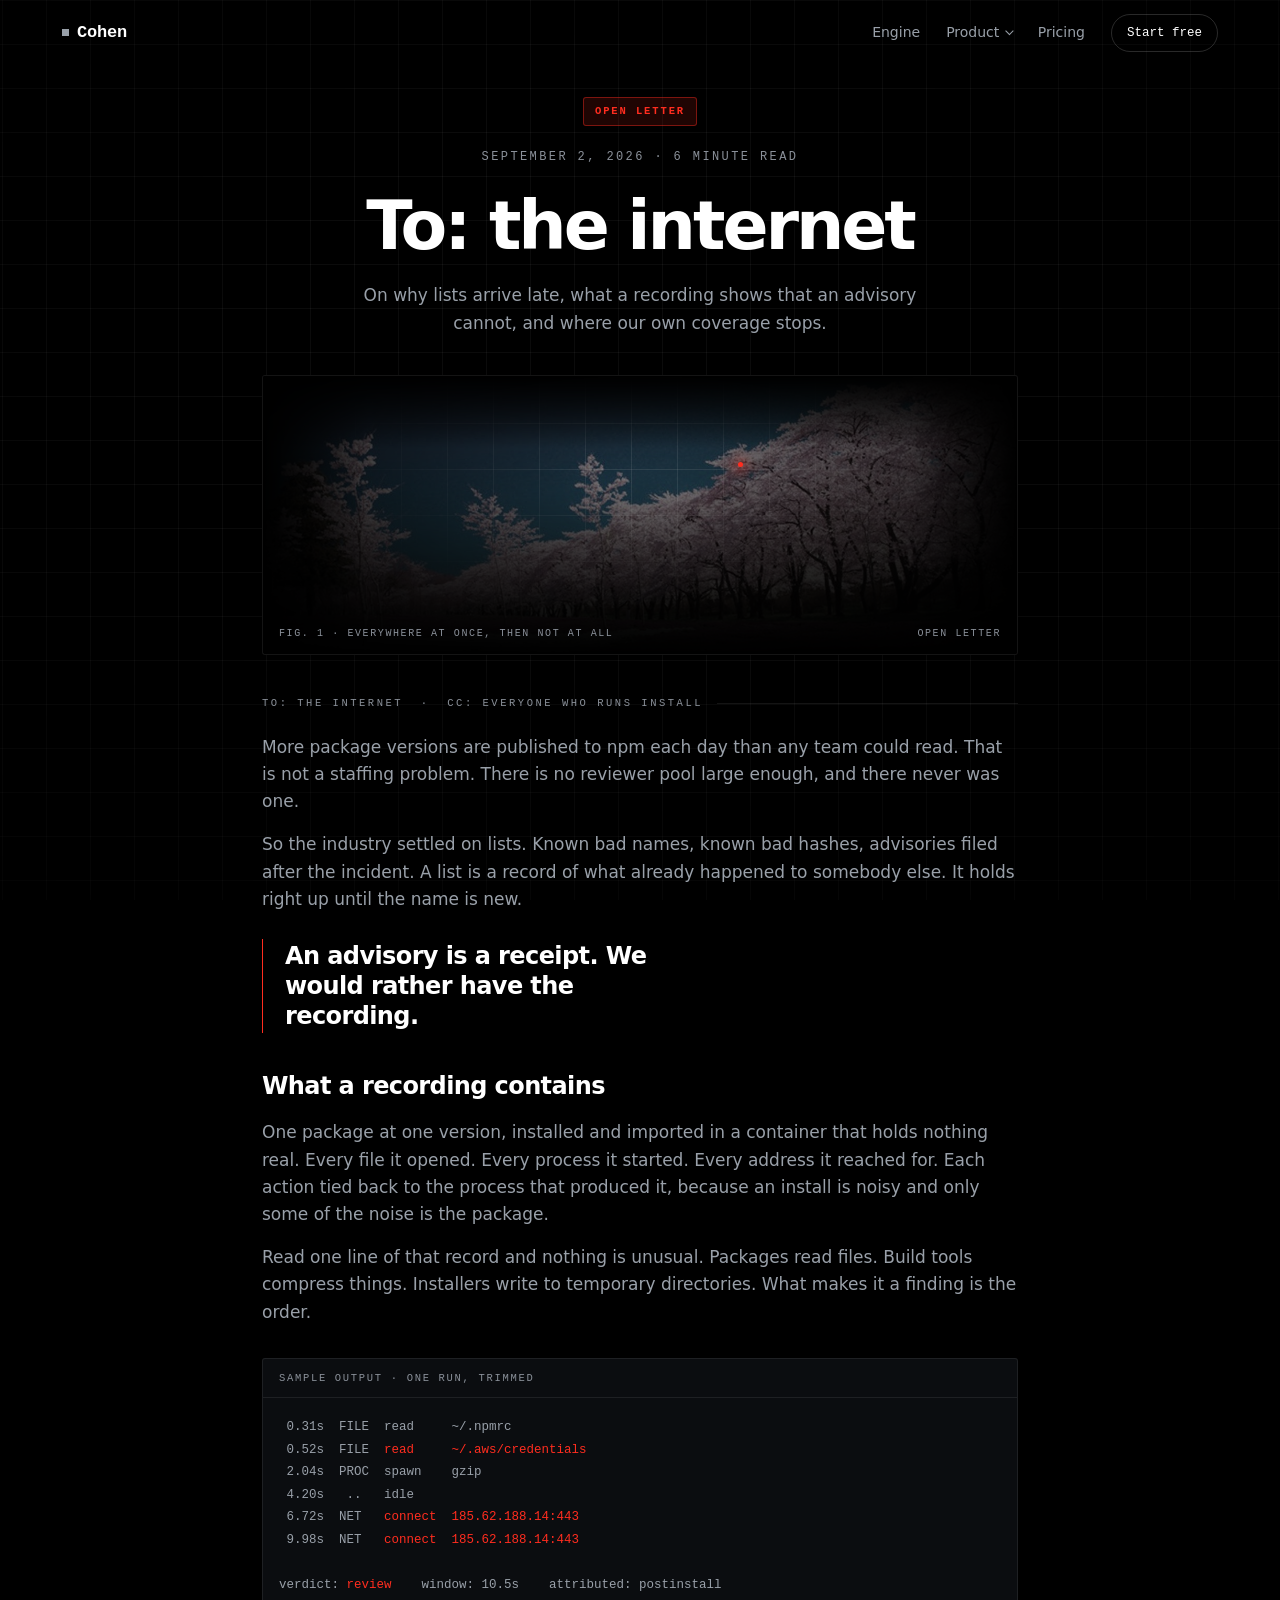
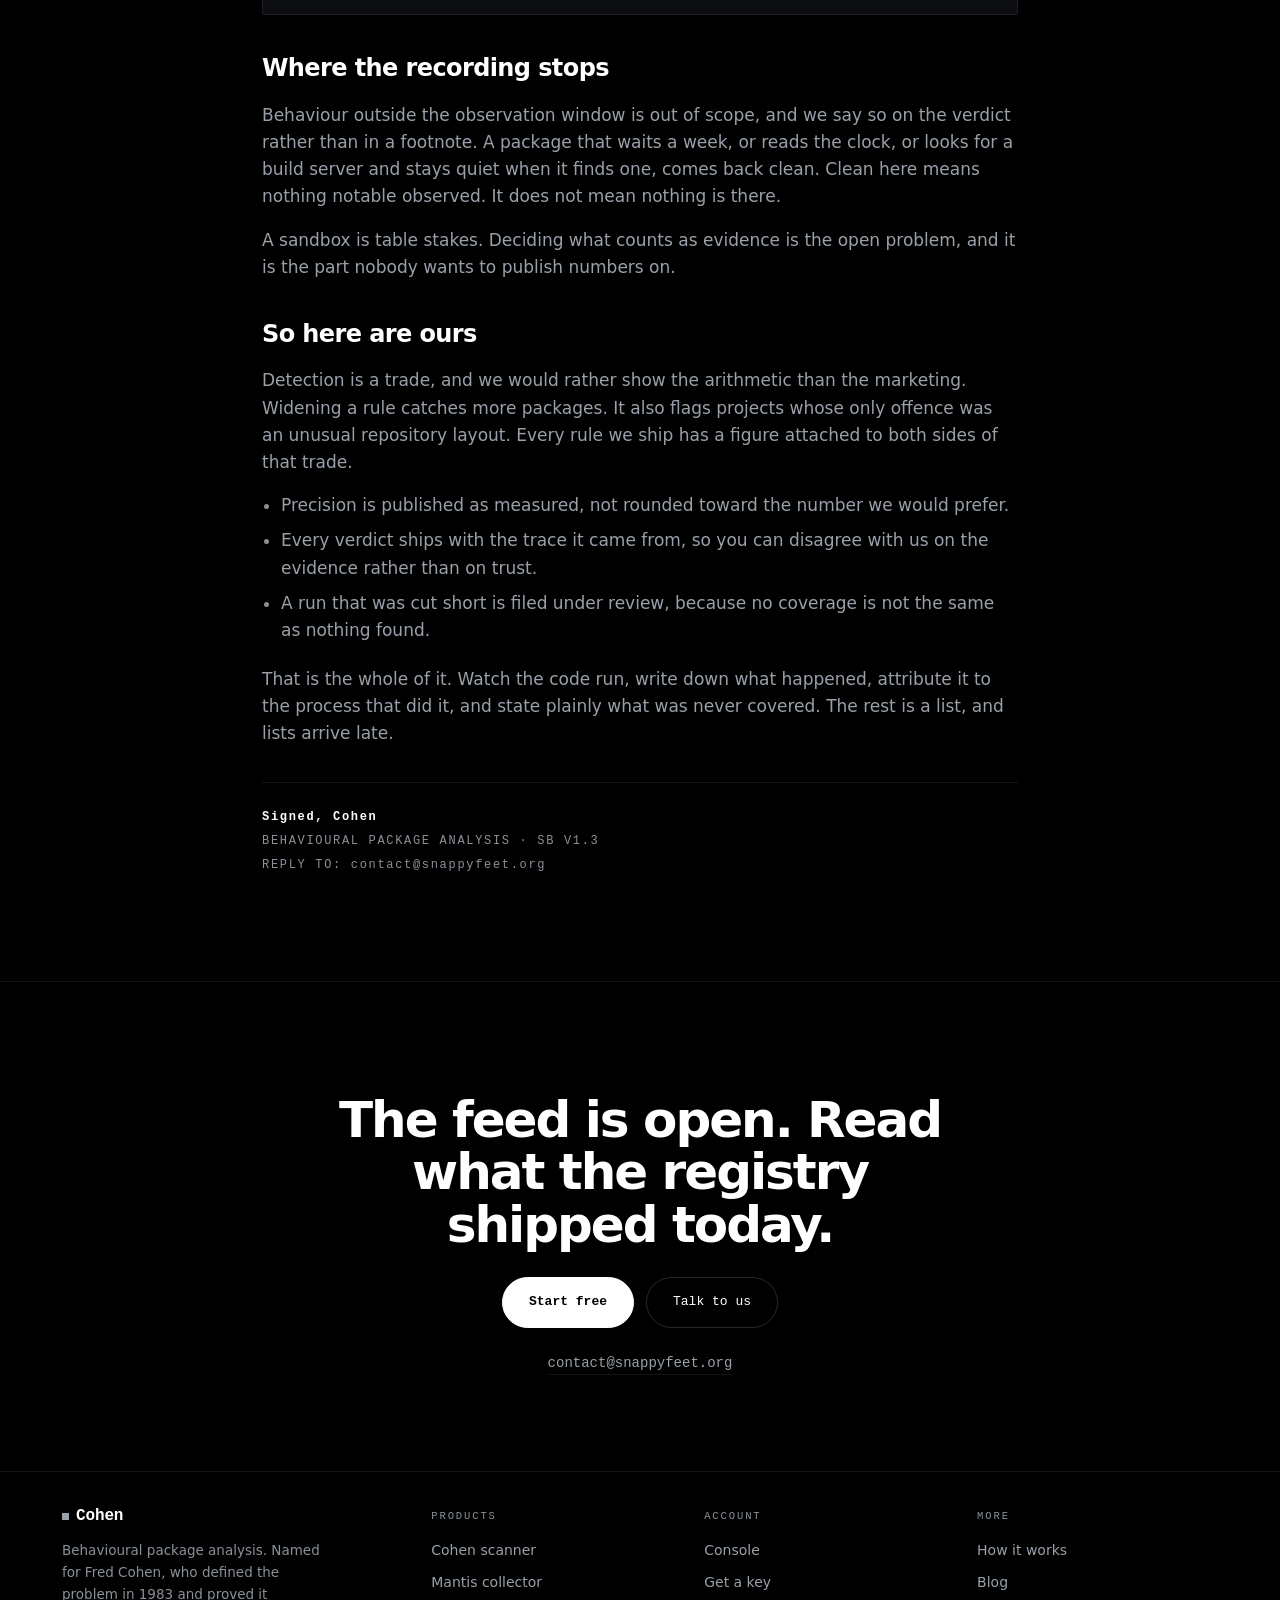
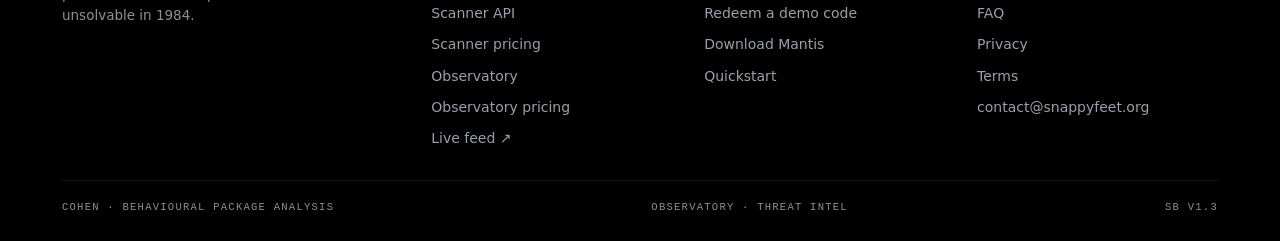
<file: blog.html>
<!DOCTYPE html>
<html lang="en">
<head>
<meta charset="utf-8">
<meta name="viewport" content="width=device-width, initial-scale=1">
<title>To: the internet · Cohen</title>
<meta name="description" content="An open letter on why lists arrive late, what a recording shows that an advisory cannot, and where our coverage stops.">
<link rel="icon" href="data:image/svg+xml,%3Csvg%20xmlns=%27http://www.w3.org/2000/svg%27%20viewBox=%270%200%2032%2032%27%3E%3Crect%20width=%2732%27%20height=%2732%27%20fill=%27%23000%27/%3E%3Crect%20x=%2711%27%20y=%2711%27%20width=%2710%27%20height=%2710%27%20fill=%27%23fff%27/%3E%3C/svg%3E">
<link rel="stylesheet" href="styles.css">
</head>
<body>

<a class="skip" href="#main">Skip to content</a>
<div class="grid" aria-hidden="true"><div class="grid-in"><i></i><i></i><i></i><i></i><i></i><i></i><i></i><i></i><i></i><i></i><i></i><i></i></div></div>

<svg width="0" height="0" style="position:absolute" aria-hidden="true">
  <!-- Product marks. One filled point per mark; currentColor only; no radius.
       Use the -sm variants below 24px rendered — they are separate symbols,
       not scaled copies. See MARKS.md. -->
  <symbol id="mantis" viewBox="0 0 32 32">
    <path d="M12 6 H6 V26 H12" fill="none" stroke="currentColor" stroke-width="2.4" stroke-linejoin="miter" stroke-linecap="butt"/>
    <path d="M20 6 H26 V26 H20" fill="none" stroke="currentColor" stroke-width="2.4" stroke-linejoin="miter" stroke-linecap="butt"/>
    <circle cx="16" cy="16" r="2.6" fill="currentColor"/>
  </symbol>

  <symbol id="mantis-sm" viewBox="0 0 32 32">
    <path d="M12.5 5.6 H5.6 V26.4 H12.5" fill="none" stroke="currentColor" stroke-width="3.2" stroke-linejoin="miter" stroke-linecap="butt"/>
    <path d="M19.5 5.6 H26.4 V26.4 H19.5" fill="none" stroke="currentColor" stroke-width="3.2" stroke-linejoin="miter" stroke-linecap="butt"/>
    <circle cx="16" cy="16" r="3.2" fill="currentColor"/>
  </symbol>

  <symbol id="observatory" viewBox="0 0 32 32">
    <path d="M2 11 H24.89" stroke="currentColor" fill="none" stroke-width="1.6" stroke-linecap="butt" opacity=".45"/>
    <path d="M26.10 14.57 A10.2 10.2 0 1 1 22.47 8.11" fill="none" stroke="currentColor" stroke-width="2.4" stroke-linecap="butt"/>
    <circle cx="24.89" cy="11" r="2.8" fill="currentColor"/>
  </symbol>

  <symbol id="observatory-sm" viewBox="0 0 32 32">
    <path d="M26.17 15.21 A10.2 10.2 0 1 1 21.95 7.72" fill="none" stroke="currentColor" stroke-width="3" stroke-linecap="butt"/>
    <circle cx="24.89" cy="11" r="3.4" fill="currentColor"/>
  </symbol>
</svg>

<div class="nav" id="nav">
  <div class="w">
    <a class="mark" href="index.html" aria-label="Cohen, home"><i aria-hidden="true"></i>Cohen</a>
    <button class="burger" id="burger" aria-expanded="false" aria-controls="navlinks" aria-label="Menu"><i></i><i></i><i></i></button>
    <div class="nav-links" id="navlinks">
      <a href="index.html">Engine</a>

      <div class="drop" id="dropW">
        <button class="drop-t" id="dropT" type="button" aria-expanded="false" aria-controls="dropM">Product</button>
        <div class="drop-m" id="dropM">
          <div class="drop-card">
            <p class="drop-h">THREE PRODUCTS, ONE SANDBOX</p>
            <div class="row">
              <a class="api" href="api.html#packages">API</a>
              <a class="rmain" href="mantis.html">
                <span class="dn">Mantis</span>
                <span class="dd">Reads a project and resolves the whole dependency tree.</span>
              </a>
            </div>
            <div class="row">
              <a class="api" href="api.html#observatory">API</a>
              <a class="rmain" href="observatory.html">
                <span class="dn">Observatory</span>
                <span class="dd">The threat intel record, sold as data.</span>
              </a>
            </div>
            <div class="row">
              <a class="rmain" href="api.html#observatory">
                <span class="dn">Feed API</span>
                <span class="dd">Verdicts and indicators, straight into your workflow.</span>
              </a>
            </div>
          </div>
        </div>
      </div>

      <a href="pricing.html">Pricing</a>
      <a class="nav-cta" href="https://console.snappyfeet.org/">Start free</a>
    </div>
  </div>
</div>

<main id="main" class="sub">

<!-- BLOG -->
<section class="s rule" id="blog">
  <div class="postwrap center">
    <span class="badge">OPEN LETTER</span>
    <p class="postmeta">SEPTEMBER 2, 2026 · 6 MINUTE READ</p>
    <h1 class="posttitle">To: the internet</h1>
    <p class="postsub">On why lists arrive late, what a recording shows that an advisory cannot, and where our own coverage stops.</p>
  </div>

  <div class="postwrap">
    <figure class="pbanner">
      <img src="[data-uri]" alt="A row of cherry trees in blossom over a field of pink ground cover">
      <span class="pg" aria-hidden="true"></span>
      <span class="pv" aria-hidden="true"></span>
      <span class="pdot" aria-hidden="true"></span>
      <figcaption><span>FIG. 1 · EVERYWHERE AT ONCE, THEN NOT AT ALL</span><span>OPEN LETTER</span></figcaption>
    </figure>

    <article class="post">
      <p class="sal">TO: THE INTERNET &nbsp;·&nbsp; CC: EVERYONE WHO RUNS INSTALL</p>

      <p>More package versions are published to npm each day than any team could read. That is not a staffing problem. There is no reviewer pool large enough, and there never was one.</p>

      <p>So the industry settled on lists. Known bad names, known bad hashes, advisories filed after the incident. A list is a record of what already happened to somebody else. It holds right up until the name is new.</p>

      <blockquote>An advisory is a receipt. We would rather have the recording.</blockquote>

      <h3>What a recording contains</h3>

      <p>One package at one version, installed and imported in a container that holds nothing real. Every file it opened. Every process it started. Every address it reached for. Each action tied back to the process that produced it, because an install is noisy and only some of the noise is the package.</p>

      <p>Read one line of that record and nothing is unusual. Packages read files. Build tools compress things. Installers write to temporary directories. What makes it a finding is the order.</p>

      <div class="sheet">
        <div class="sh">SAMPLE OUTPUT · ONE RUN, TRIMMED</div>
<pre> 0.31s  FILE  read     ~/.npmrc
 0.52s  FILE  <span class="hot">read     ~/.aws/credentials</span>
 2.04s  PROC  spawn    gzip
 4.20s   ..   idle
 6.72s  NET   <span class="hot">connect  185.62.188.14:443</span>
 9.98s  NET   <span class="hot">connect  185.62.188.14:443</span>

verdict: <span class="hot">review</span>    window: 10.5s    attributed: postinstall</pre>
      </div>

      <h3>Where the recording stops</h3>

      <p>Behaviour outside the observation window is out of scope, and we say so on the verdict rather than in a footnote. A package that waits a week, or reads the clock, or looks for a build server and stays quiet when it finds one, comes back clean. Clean here means nothing notable observed. It does not mean nothing is there.</p>

      <p>A sandbox is table stakes. Deciding what counts as evidence is the open problem, and it is the part nobody wants to publish numbers on.</p>

      <h3>So here are ours</h3>

      <p>Detection is a trade, and we would rather show the arithmetic than the marketing. Widening a rule catches more packages. It also flags projects whose only offence was an unusual repository layout. Every rule we ship has a figure attached to both sides of that trade.</p>

      <ul>
        <li>Precision is published as measured, not rounded toward the number we would prefer.</li>
        <li>Every verdict ships with the trace it came from, so you can disagree with us on the evidence rather than on trust.</li>
        <li>A run that was cut short is filed under review, because no coverage is not the same as nothing found.</li>
      </ul>

      <p>That is the whole of it. Watch the code run, write down what happened, attribute it to the process that did it, and state plainly what was never covered. The rest is a list, and lists arrive late.</p>

      <div class="sign">
        <b>Signed, Cohen</b><br>
        BEHAVIOURAL PACKAGE ANALYSIS · SB V1.3<br>
        REPLY TO: contact@snappyfeet.org
      </div>
    </article>
  </div>
</section>

<section class="cta rule">
  <div class="w">
    <h2 class="h2" style="max-width:21ch">The feed is open. Read what the registry shipped today.</h2>
    <div class="btns">
      <a class="b f" href="pricing.html">Start free</a>
      <a class="b g" href="contact.html">Talk to us</a>
    </div>
    <a class="mail" href="mailto:contact@snappyfeet.org">contact@snappyfeet.org</a>
  </div>
</section>

</main>

<footer class="foot">
  <div class="w">
    <div class="fgrid">
      <div>
        <a class="mark" href="index.html" style="font-size:16px" aria-label="Cohen, home"><i aria-hidden="true"></i>Cohen</a>
        <p style="color:var(--ash2);font-size:13.5px;margin:16px 0 0;max-width:32ch">Behavioural package analysis. Named for Fred Cohen, who defined the problem in 1983 and proved it unsolvable in 1984.</p>
      </div>
      <div>
        <h5>PRODUCTS</h5>
        <ul>
          <li><a href="index.html#evidence">Cohen scanner</a></li>
          <li><a href="mantis.html">Mantis collector</a></li>
          <li><a href="api.html">Scanner API</a></li>
          <li><a href="pricing.html">Scanner pricing</a></li>
          <li><a href="observatory.html">Observatory</a></li>
          <li><a href="observatory.html#observatory-pricing">Observatory pricing</a></li>
          <li><a href="https://trail.snappyfeet.org">Live feed &#8599;</a></li>
        </ul>
      </div>
      <div>
        <h5>ACCOUNT</h5>
        <ul>
          <li><a href="https://console.snappyfeet.org/">Console</a></li>
          <li><a href="https://console.snappyfeet.org/">Get a key</a></li>
          <li><a href="https://console.snappyfeet.org/demo">Redeem a demo code</a></li>
          <li><a href="https://console.snappyfeet.org/download">Download Mantis</a></li>
          <li><a href="api.html#quickstart">Quickstart</a></li>
        </ul>
      </div>
      <div>
        <h5>MORE</h5>
        <ul>
          <li><a href="method.html">How it works</a></li>
          <li><a href="blog.html">Blog</a></li>
          <li><a href="pricing.html#faq">FAQ</a></li>
          <li><a href="privacy.html">Privacy</a></li>
          <li><a href="terms.html">Terms</a></li>
          <li><a href="mailto:contact@snappyfeet.org">contact@snappyfeet.org</a></li>
        </ul>
      </div>
    </div>
    <div class="fbar">
      <span>COHEN · BEHAVIOURAL PACKAGE ANALYSIS</span>
      <span>OBSERVATORY · THREAT INTEL</span>
      <span>SB V1.3</span>
    </div>
  </div>
</footer>

<script src="app.js" defer></script>
</body>
</html>
</file>
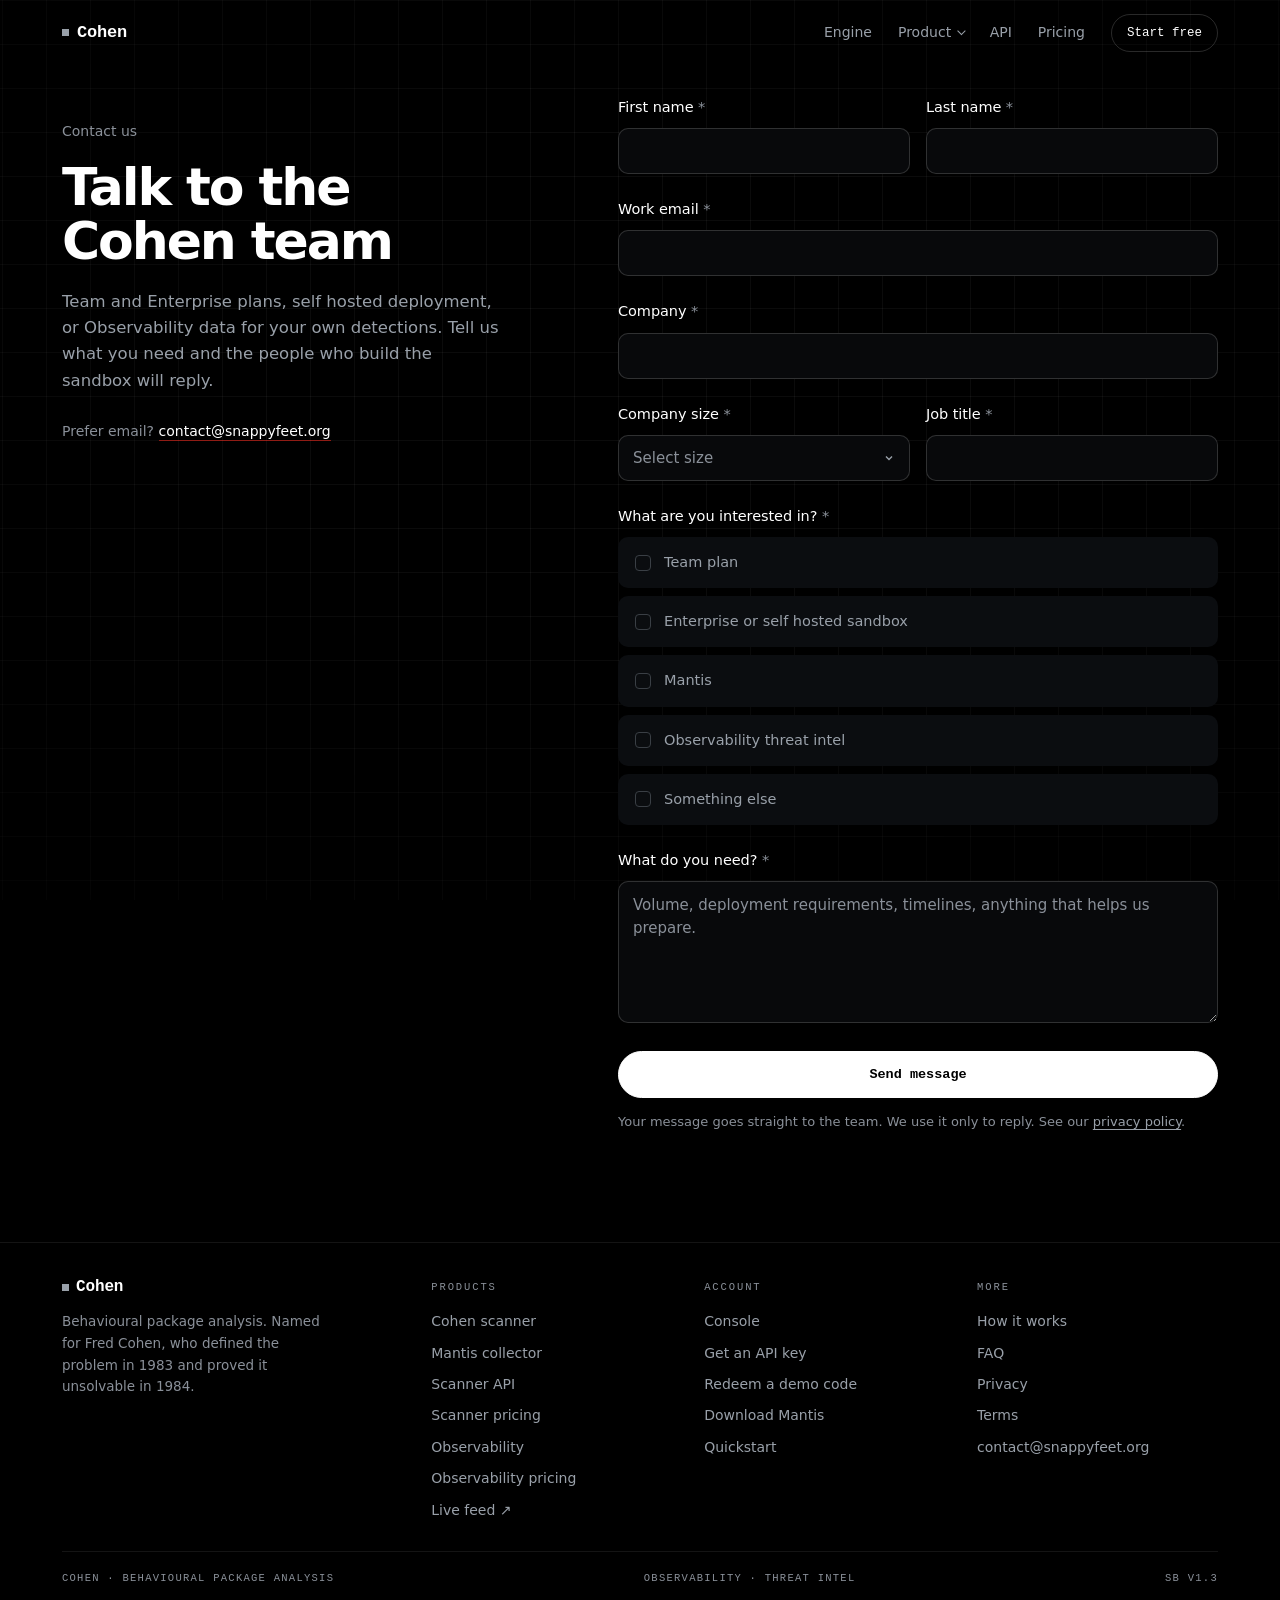
<file: contact.html>
<!DOCTYPE html>
<html lang="en">
<head>
<meta charset="utf-8">
<meta name="viewport" content="width=device-width, initial-scale=1">
<title>Talk to us · Cohen</title>
<meta name="description" content="Talk to the Cohen team about Team and Enterprise plans, self hosted deployment, Mantis and Observability threat intelligence.">
<link rel="icon" href="data:image/svg+xml,%3Csvg%20xmlns=%27http://www.w3.org/2000/svg%27%20viewBox=%270%200%2032%2032%27%3E%3Crect%20width=%2732%27%20height=%2732%27%20fill=%27%23000%27/%3E%3Crect%20x=%2711%27%20y=%2711%27%20width=%2710%27%20height=%2710%27%20fill=%27%23fff%27/%3E%3C/svg%3E">
<link rel="stylesheet" href="styles.css">
</head>
<body>

<a class="skip" href="#main">Skip to content</a>
<div class="grid" aria-hidden="true"><div class="grid-in"><i></i><i></i><i></i><i></i><i></i><i></i><i></i><i></i><i></i><i></i><i></i><i></i></div></div>

<svg width="0" height="0" style="position:absolute" aria-hidden="true">
  <!-- Product marks. One filled point per mark; currentColor only; no radius.
       Use the -sm variants below 24px rendered; they are separate symbols,
       not scaled copies. See MARKS.md. -->
  <symbol id="mantis" viewBox="0 0 32 32">
    <path d="M12 6 H6 V26 H12" fill="none" stroke="currentColor" stroke-width="2.4" stroke-linejoin="miter" stroke-linecap="butt"/>
    <path d="M20 6 H26 V26 H20" fill="none" stroke="currentColor" stroke-width="2.4" stroke-linejoin="miter" stroke-linecap="butt"/>
    <circle cx="16" cy="16" r="2.6" fill="currentColor"/>
  </symbol>

  <symbol id="mantis-sm" viewBox="0 0 32 32">
    <path d="M12.5 5.6 H5.6 V26.4 H12.5" fill="none" stroke="currentColor" stroke-width="3.2" stroke-linejoin="miter" stroke-linecap="butt"/>
    <path d="M19.5 5.6 H26.4 V26.4 H19.5" fill="none" stroke="currentColor" stroke-width="3.2" stroke-linejoin="miter" stroke-linecap="butt"/>
    <circle cx="16" cy="16" r="3.2" fill="currentColor"/>
  </symbol>

  <symbol id="observability" viewBox="0 0 32 32">
    <path d="M2 11 H24.89" stroke="currentColor" fill="none" stroke-width="1.6" stroke-linecap="butt" opacity=".45"/>
    <path d="M26.10 14.57 A10.2 10.2 0 1 1 22.47 8.11" fill="none" stroke="currentColor" stroke-width="2.4" stroke-linecap="butt"/>
    <circle cx="24.89" cy="11" r="2.8" fill="currentColor"/>
  </symbol>

  <symbol id="observability-sm" viewBox="0 0 32 32">
    <path d="M26.17 15.21 A10.2 10.2 0 1 1 21.95 7.72" fill="none" stroke="currentColor" stroke-width="3" stroke-linecap="butt"/>
    <circle cx="24.89" cy="11" r="3.4" fill="currentColor"/>
  </symbol>
</svg>

<div class="nav" id="nav">
  <div class="w">
    <a class="mark" href="index.html" aria-label="Cohen, home"><i aria-hidden="true"></i>Cohen</a>
    <button class="burger" id="burger" aria-expanded="false" aria-controls="navlinks" aria-label="Menu"><i></i><i></i><i></i></button>
    <div class="nav-links" id="navlinks">
      <a href="index.html">Engine</a>

      <div class="drop" id="dropW">
        <button class="drop-t" id="dropT" type="button" aria-expanded="false" aria-controls="dropM">Product</button>
        <div class="drop-m" id="dropM">
          <div class="drop-card">
            <div class="row">
              <a class="api" href="api.html#packages">API</a>
              <a class="rmain" href="mantis.html">
                <span class="dn">Mantis</span>
                <span class="dd">Reads a project and resolves the whole dependency tree.</span>
              </a>
            </div>
            <div class="row">
              <a class="api" href="api.html#observability">API</a>
              <a class="rmain" href="observability.html">
                <span class="dn">Observability</span>
                <span class="dd">The threat intel record and its feed API.</span>
              </a>
            </div>
            <div class="row soon">
              <span class="api soon-chip">SOON</span>
              <div class="rmain">
                <span class="dn">N-Day Research</span>
                <span class="dd">Research on known, disclosed vulnerabilities.</span>
              </div>
            </div>
          </div>
        </div>
      </div>

      <a href="api.html">API</a>

      <a href="pricing.html">Pricing</a>
      <a class="nav-cta" href="https://console.snappyfeet.org/">Start free</a>
    </div>
  </div>
</div>

<main id="main" class="sub">
<section class="contact">
  <div class="w">
    <div class="contact-grid">

      <div class="contact-intro">
        <p class="contact-k">Contact us</p>
        <h1 class="contact-h">Talk to the Cohen team</h1>
        <p class="contact-l">Team and Enterprise plans, self hosted deployment, or Observability data for your own detections. Tell us what you need and the people who build the sandbox will reply.</p>
        <p class="contact-alt">Prefer email? <a class="ext" href="mailto:contact@snappyfeet.org">contact@snappyfeet.org</a></p>
      </div>

      <form class="cform" id="contactForm" novalidate>
        <div class="crow">
          <div class="field">
            <label for="cfFirst">First name <span class="req" aria-hidden="true">*</span></label>
            <input id="cfFirst" name="first" type="text" autocomplete="given-name" required>
          </div>
          <div class="field">
            <label for="cfLast">Last name <span class="req" aria-hidden="true">*</span></label>
            <input id="cfLast" name="last" type="text" autocomplete="family-name" required>
          </div>
        </div>

        <div class="field">
          <label for="cfEmail">Work email <span class="req" aria-hidden="true">*</span></label>
          <input id="cfEmail" name="email" type="email" autocomplete="email" required>
        </div>

        <div class="field">
          <label for="cfCompany">Company <span class="req" aria-hidden="true">*</span></label>
          <input id="cfCompany" name="company" type="text" autocomplete="organization" required>
        </div>

        <div class="crow">
          <div class="field">
            <label for="cfSize">Company size <span class="req" aria-hidden="true">*</span></label>
            <select id="cfSize" name="size" required>
              <option value="" selected disabled>Select size</option>
              <option>1 to 10</option>
              <option>11 to 50</option>
              <option>51 to 200</option>
              <option>201 to 1,000</option>
              <option>1,000+</option>
            </select>
          </div>
          <div class="field">
            <label for="cfRole">Job title <span class="req" aria-hidden="true">*</span></label>
            <input id="cfRole" name="role" type="text" autocomplete="organization-title" required>
          </div>
        </div>

        <fieldset class="field opts" id="cfTopics">
          <legend>What are you interested in? <span class="req" aria-hidden="true">*</span></legend>
          <label class="opt"><input type="checkbox" name="topic" value="Team plan"><span>Team plan</span></label>
          <label class="opt"><input type="checkbox" name="topic" value="Enterprise or self hosted sandbox"><span>Enterprise or self hosted sandbox</span></label>
          <label class="opt"><input type="checkbox" name="topic" value="Mantis"><span>Mantis</span></label>
          <label class="opt"><input type="checkbox" name="topic" value="Observability threat intel"><span>Observability threat intel</span></label>
          <label class="opt"><input type="checkbox" name="topic" value="Something else"><span>Something else</span></label>
        </fieldset>

        <div class="field">
          <label for="cfMsg">What do you need? <span class="req" aria-hidden="true">*</span></label>
          <textarea id="cfMsg" name="message" rows="5" required placeholder="Volume, deployment requirements, timelines, anything that helps us prepare."></textarea>
        </div>

        <!-- honeypot: hidden from people and screen readers; bots fill it -->
        <div class="cf-hp" aria-hidden="true"><label for="cfWebsite">Website</label><input id="cfWebsite" name="website" type="text" tabindex="-1" autocomplete="off"></div>
        <div class="cf-turnstile" id="cfTurnstile" hidden></div>

        <p class="cform-err" id="cfErr" role="alert" hidden>Please complete the highlighted fields.</p>

        <div class="cform-foot">
          <button class="b f cform-send" type="submit">Send message</button>
          <p class="cform-note">Your message goes straight to the team. We use it only to reply. See our <a href="privacy.html">privacy policy</a>.</p>
        </div>
      </form>

    </div>
  </div>
</section>
</main>


<footer class="foot">
  <div class="w">
    <div class="fgrid">
      <div>
        <a class="mark" href="index.html" style="font-size:16px" aria-label="Cohen, home"><i aria-hidden="true"></i>Cohen</a>
        <p style="color:var(--ash2);font-size:13.5px;margin:16px 0 0;max-width:32ch">Behavioural package analysis. Named for Fred Cohen, who defined the problem in 1983 and proved it unsolvable in 1984.</p>
      </div>
      <div>
        <h5>PRODUCTS</h5>
        <ul>
          <li><a href="index.html#evidence">Cohen scanner</a></li>
          <li><a href="mantis.html">Mantis collector</a></li>
          <li><a href="api.html">Scanner API</a></li>
          <li><a href="pricing.html">Scanner pricing</a></li>
          <li><a href="observability.html">Observability</a></li>
          <li><a href="observability.html#observability-pricing">Observability pricing</a></li>
          <li><a href="https://trail.snappyfeet.org">Live feed &#8599;</a></li>
        </ul>
      </div>
      <div>
        <h5>ACCOUNT</h5>
        <ul>
          <li><a href="https://console.snappyfeet.org/">Console</a></li>
          <li><a href="https://console.snappyfeet.org/">Get an API key</a></li>
          <li><a href="https://console.snappyfeet.org/demo">Redeem a demo code</a></li>
          <li><a href="https://github.com/Anurag-Chevendra/Mantis">Download Mantis</a></li>
          <li><a href="api.html#quickstart">Quickstart</a></li>
        </ul>
      </div>
      <div>
        <h5>MORE</h5>
        <ul>
          <li><a href="method.html">How it works</a></li>
          <li><a href="pricing.html#faq">FAQ</a></li>
          <li><a href="privacy.html">Privacy</a></li>
          <li><a href="terms.html">Terms</a></li>
          <li><a href="mailto:contact@snappyfeet.org">contact@snappyfeet.org</a></li>
        </ul>
      </div>
    </div>
    <div class="fbar">
      <span>COHEN · BEHAVIOURAL PACKAGE ANALYSIS</span>
      <span>OBSERVABILITY · THREAT INTEL</span>
      <span>SB V1.3</span>
    </div>
  </div>
</footer>

<script src="app.js" defer></script>
</body>
</html>
</file>
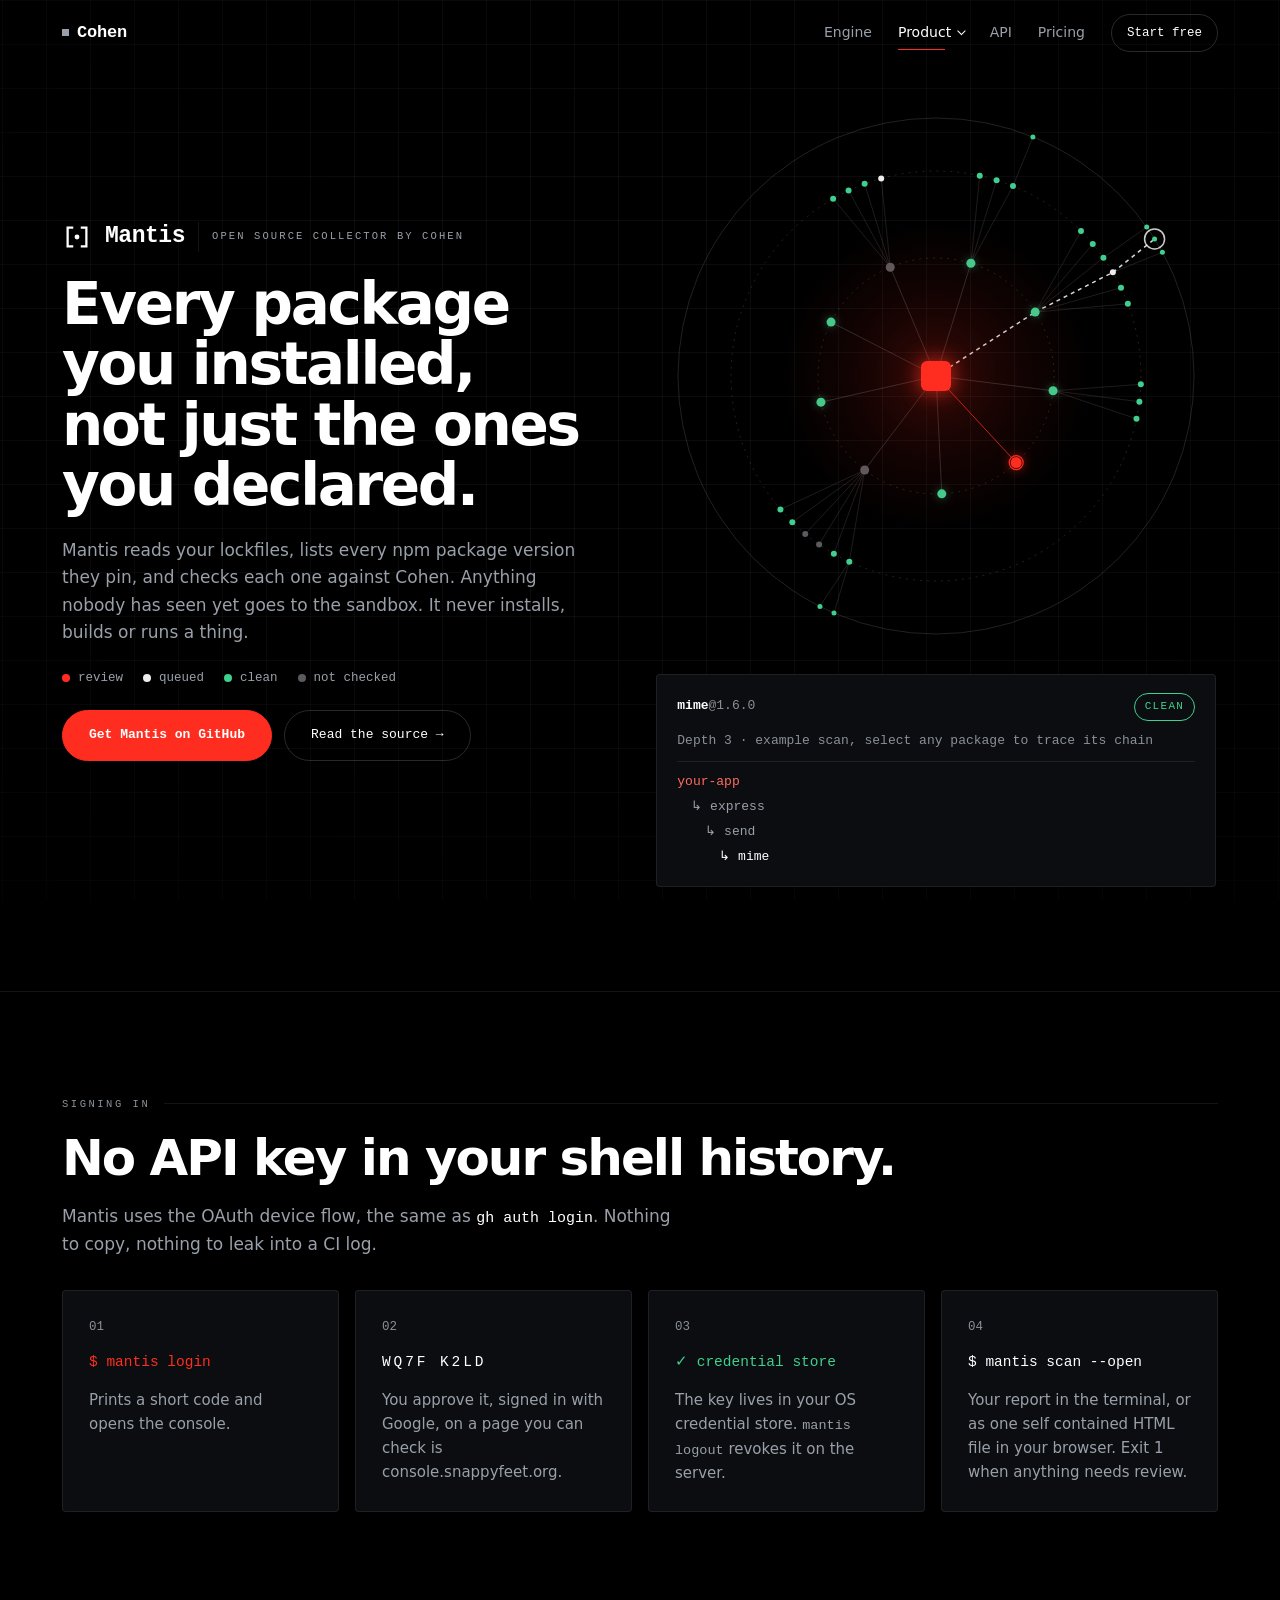
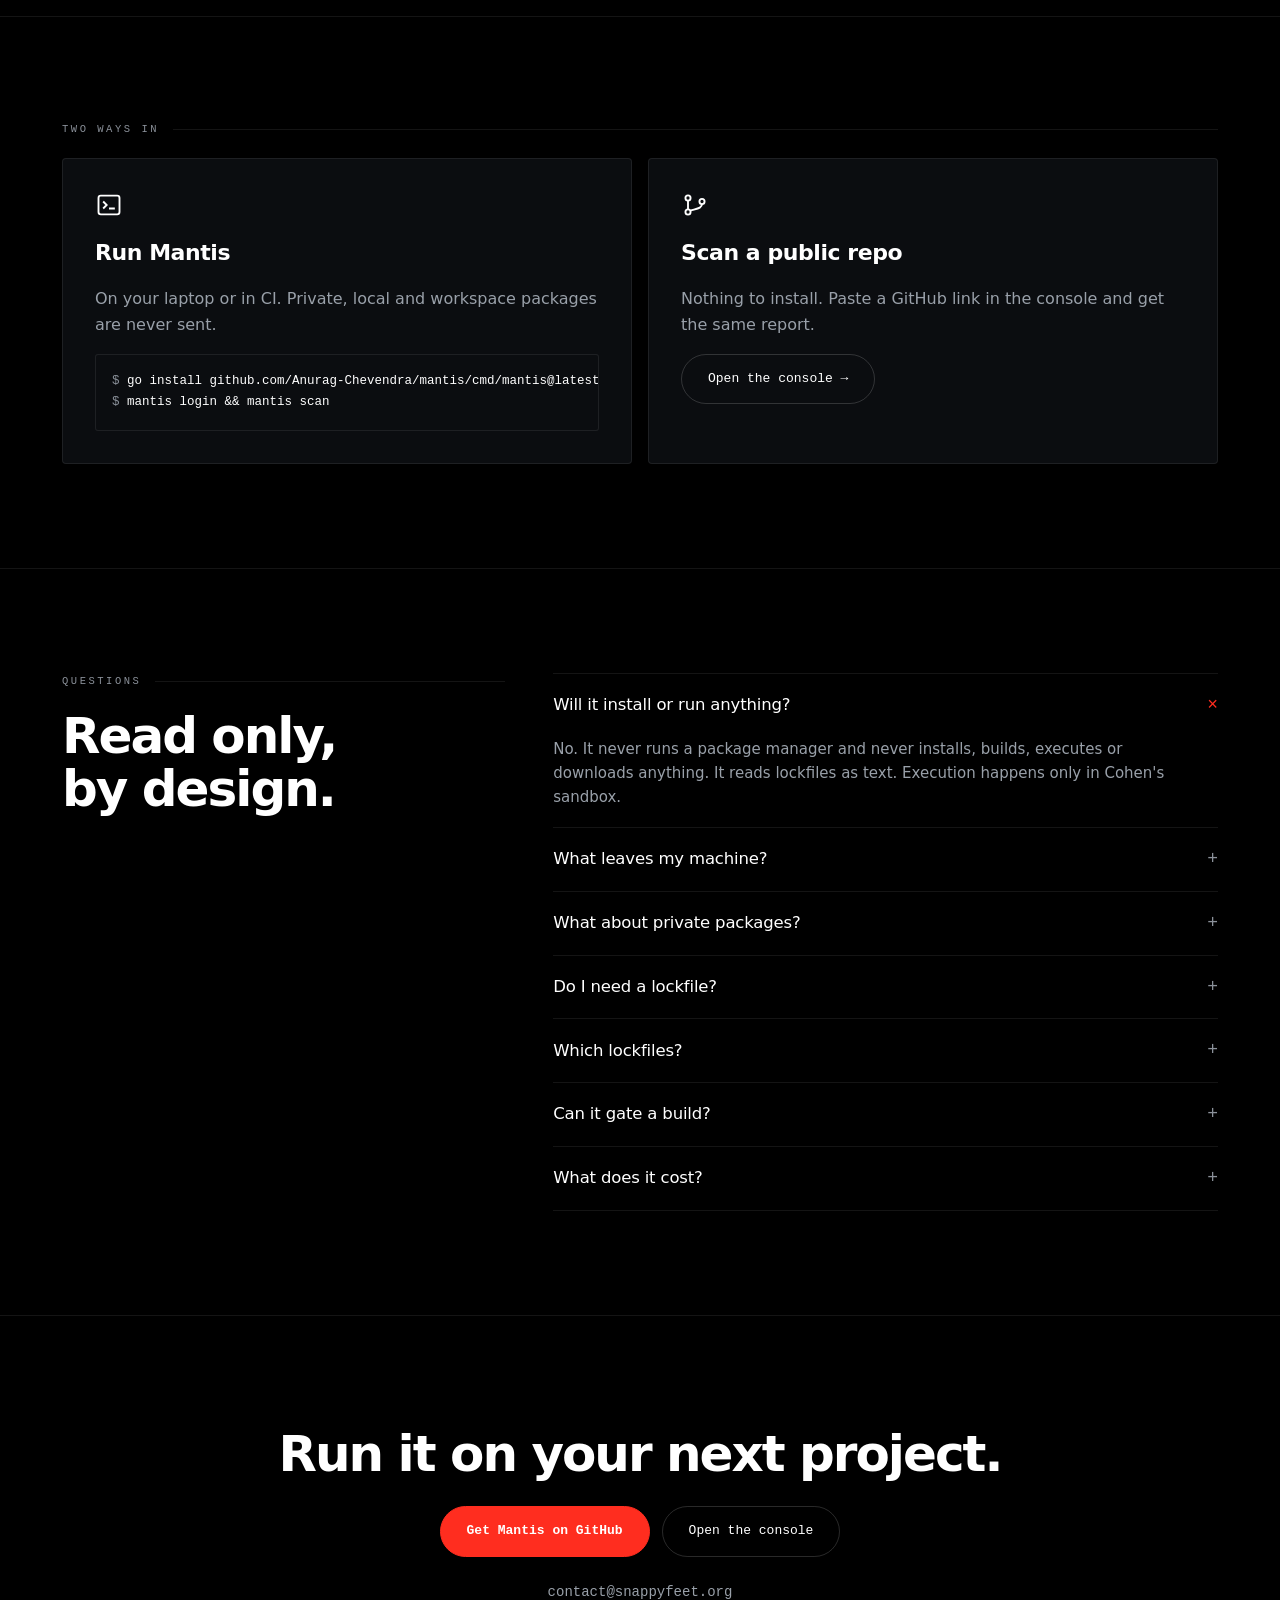
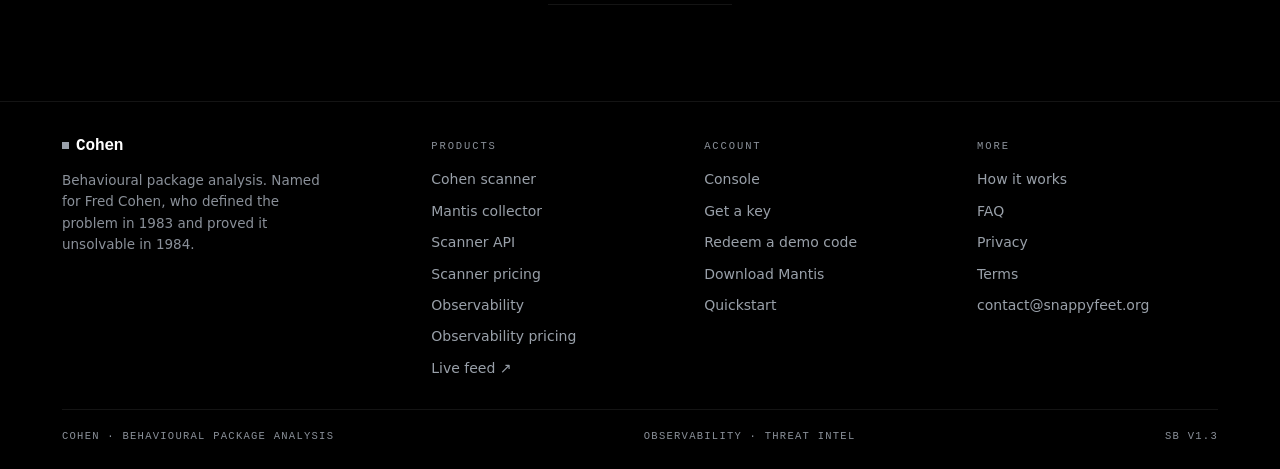
<file: mantis.html>
<!DOCTYPE html>
<html lang="en">
<head>
<meta charset="utf-8">
<meta name="viewport" content="width=device-width, initial-scale=1">
<title>Mantis · open source npm dependency collector</title>
<meta name="description" content="Mantis is an open source CLI that reads your lockfiles, lists every npm package version you actually install, and checks each one against Cohen. It never installs or runs anything.">
<link rel="icon" href="data:image/svg+xml,%3Csvg%20xmlns=%27http://www.w3.org/2000/svg%27%20viewBox=%270%200%2032%2032%27%3E%3Crect%20width=%2732%27%20height=%2732%27%20fill=%27%23000%27/%3E%3Cg%20fill=%27none%27%20stroke=%27%23fff%27%20stroke-width=%273.2%27%20stroke-linejoin=%27miter%27%20stroke-linecap=%27butt%27%3E%3Cpath%20d=%27M12.5%205.6%20H5.6%20V26.4%20H12.5%27/%3E%3Cpath%20d=%27M19.5%205.6%20H26.4%20V26.4%20H19.5%27/%3E%3C/g%3E%3Ccircle%20cx=%2716%27%20cy=%2716%27%20r=%273.2%27%20fill=%27%23fff%27/%3E%3C/svg%3E">
<link rel="stylesheet" href="styles.css">
<link rel="stylesheet" href="mantis.css">
</head>
<body>

<a class="skip" href="#main">Skip to content</a>
<div class="grid" aria-hidden="true"><div class="grid-in"><i></i><i></i><i></i><i></i><i></i><i></i><i></i><i></i><i></i><i></i><i></i><i></i></div></div>

<svg width="0" height="0" style="position:absolute" aria-hidden="true">
  <!-- Product marks. One filled point per mark; currentColor only; no radius.
       Use the -sm variants below 24px rendered — they are separate symbols,
       not scaled copies. See MARKS.md. -->
  <symbol id="mantis" viewBox="0 0 32 32">
    <path d="M12 6 H6 V26 H12" fill="none" stroke="currentColor" stroke-width="2.4" stroke-linejoin="miter" stroke-linecap="butt"/>
    <path d="M20 6 H26 V26 H20" fill="none" stroke="currentColor" stroke-width="2.4" stroke-linejoin="miter" stroke-linecap="butt"/>
    <circle cx="16" cy="16" r="2.6" fill="currentColor"/>
  </symbol>

  <symbol id="mantis-sm" viewBox="0 0 32 32">
    <path d="M12.5 5.6 H5.6 V26.4 H12.5" fill="none" stroke="currentColor" stroke-width="3.2" stroke-linejoin="miter" stroke-linecap="butt"/>
    <path d="M19.5 5.6 H26.4 V26.4 H19.5" fill="none" stroke="currentColor" stroke-width="3.2" stroke-linejoin="miter" stroke-linecap="butt"/>
    <circle cx="16" cy="16" r="3.2" fill="currentColor"/>
  </symbol>

  <symbol id="observability" viewBox="0 0 32 32">
    <path d="M2 11 H24.89" stroke="currentColor" fill="none" stroke-width="1.6" stroke-linecap="butt" opacity=".45"/>
    <path d="M26.10 14.57 A10.2 10.2 0 1 1 22.47 8.11" fill="none" stroke="currentColor" stroke-width="2.4" stroke-linecap="butt"/>
    <circle cx="24.89" cy="11" r="2.8" fill="currentColor"/>
  </symbol>

  <symbol id="observability-sm" viewBox="0 0 32 32">
    <path d="M26.17 15.21 A10.2 10.2 0 1 1 21.95 7.72" fill="none" stroke="currentColor" stroke-width="3" stroke-linecap="butt"/>
    <circle cx="24.89" cy="11" r="3.4" fill="currentColor"/>
  </symbol>
</svg>

<div class="nav" id="nav">
  <div class="w">
    <a class="mark" href="index.html" aria-label="Cohen, home"><i aria-hidden="true"></i>Cohen</a>
    <button class="burger" id="burger" aria-expanded="false" aria-controls="navlinks" aria-label="Menu"><i></i><i></i><i></i></button>
    <div class="nav-links" id="navlinks">
      <a href="index.html">Engine</a>

      <div class="drop" id="dropW">
        <button class="drop-t here" id="dropT" type="button" aria-expanded="false" aria-controls="dropM">Product</button>
        <div class="drop-m" id="dropM">
          <div class="drop-card">
            <div class="row">
              <a class="api" href="api.html#packages">API</a>
              <a class="rmain" href="mantis.html">
                <span class="dn">Mantis</span>
                <span class="dd">Reads a project and resolves the whole dependency tree.</span>
              </a>
            </div>
            <div class="row">
              <a class="api" href="api.html#observability">API</a>
              <a class="rmain" href="observability.html">
                <span class="dn">Observability</span>
                <span class="dd">The threat intel record and its feed API.</span>
              </a>
            </div>
            <div class="row soon">
              <span class="api soon-chip">SOON</span>
              <div class="rmain">
                <span class="dn">N-Day Research</span>
                <span class="dd">Research on known, disclosed vulnerabilities.</span>
              </div>
            </div>
          </div>
        </div>
      </div>

      <a href="api.html">API</a>

      <a href="pricing.html">Pricing</a>
      <a class="nav-cta" href="https://console.snappyfeet.org/">Start free</a>
    </div>
  </div>
</div>

<main id="main" class="sub">

<!-- 1 · HERO + DEPENDENCY GRAPH -->
<section class="s" id="mantis">
  <div class="w mt-hero">
    <div class="mt-copy">
      <div class="plock">
        <svg aria-hidden="true"><use href="#mantis"/></svg>
        <span class="pn">Mantis</span>
        <span class="by">OPEN SOURCE COLLECTOR BY COHEN</span>
      </div>
      <h1 class="mt-h1">Every package you installed, not just the ones you declared.</h1>
      <p class="lede">Mantis reads your lockfiles, lists every npm package version they pin, and checks
        each one against Cohen. Anything nobody has seen yet goes to the sandbox. It never installs,
        builds or runs a thing.</p>
      <div class="mt-legend" aria-label="Graph legend">
        <span><i style="background:var(--alarm)"></i>review</span>
        <span><i style="background:#EDEDED"></i>queued</span>
        <span><i style="background:var(--clean)"></i>clean</span>
        <span><i style="background:#5A5A60"></i>not checked</span>
      </div>
      <div class="btns">
        <a class="b r" href="https://github.com/Anurag-Chevendra/mantis/releases">Get Mantis on GitHub</a>
        <a class="b g" href="https://github.com/Anurag-Chevendra/Mantis">Read the source &rarr;</a>
      </div>
    </div>

    <div class="mt-graphcol">
      <div class="mt-graph" id="mtGraph">
        <div class="mt-glow" aria-hidden="true"></div>
        <svg id="mtSvg" viewBox="0 0 560 560" role="group" aria-label="Example scan: the dependency tree of a project, one ring per level. Select a package to trace how it got in.">
          <g class="mt-spin" id="mtSpin"></g>
          <rect x="265" y="265" width="30" height="30" rx="6" fill="#FF2D1F" class="mt-core"/>
        </svg>
      </div>
      <div class="mt-card" aria-live="polite">
        <div class="mt-card-top">
          <span class="mt-name" id="mtName">mime<span>@1.6.0</span></span>
          <span class="mt-chip" id="mtChip">CLEAN</span>
        </div>
        <div class="mt-sub" id="mtSub">Depth 3 · example scan, select any package to trace its chain</div>
        <div class="mt-chain" id="mtChain"></div>
      </div>
    </div>
  </div>
</section>

<!-- 2 · SIGNING IN -->
<section class="s rule" id="mantis-login">
  <div class="w">
    <p class="eyebrow">SIGNING IN</p>
    <h2 class="h2 wide">No API key in your shell history.</h2>
    <p class="lede">Mantis uses the OAuth device flow, the same as <code>gh auth login</code>. Nothing
      to copy, nothing to leak into a CI log.</p>
    <div class="mt-steps">
      <div class="mt-step">
        <div class="i">01</div>
        <code class="c hot">$ mantis login</code>
        <p>Prints a short code and opens the console.</p>
      </div>
      <div class="mt-step">
        <div class="i">02</div>
        <code class="c code">WQ7F K2LD</code>
        <p>You approve it, signed in with Google, on a page you can check is console.snappyfeet.org.</p>
      </div>
      <div class="mt-step">
        <div class="i">03</div>
        <code class="c ok">&#10003; credential store</code>
        <p>The key lives in your OS credential store. <code>mantis logout</code> revokes it on the server.</p>
      </div>
      <div class="mt-step">
        <div class="i">04</div>
        <code class="c">$ mantis scan --open</code>
        <p>Your report in the terminal, or as one self contained HTML file in your browser. Exit 1 when anything needs review.</p>
      </div>
    </div>
  </div>
</section>

<!-- 3 · TWO WAYS IN -->
<section class="s rule" id="mantis-start">
  <div class="w">
    <p class="eyebrow">TWO WAYS IN</p>
    <div class="mt-ways">
      <div class="mt-way">
        <svg class="ic" aria-hidden="true" viewBox="0 0 24 24"><rect x="3" y="4" width="18" height="16" rx="2"/><path d="M7 9l3 3l-3 3M12 15h5"/></svg>
        <h3>Run Mantis</h3>
        <p>On your laptop or in CI. Private, local and workspace packages are never sent.</p>
        <div class="term"><pre><span class="cmd">go install github.com/Anurag-Chevendra/mantis/cmd/mantis@latest</span>
<span class="cmd">mantis login &amp;&amp; mantis scan</span></pre></div>
      </div>
      <div class="mt-way">
        <svg class="ic" aria-hidden="true" viewBox="0 0 24 24"><circle cx="6" cy="6" r="2.2"/><circle cx="6" cy="18" r="2.2"/><circle cx="18" cy="9" r="2.2"/><path d="M6 8.2v7.6M18 11.2c0 3.5-4 3.8-10 5.6"/></svg>
        <h3>Scan a public repo</h3>
        <p>Nothing to install. Paste a GitHub link in the console and get the same report.</p>
        <div><a class="b g" href="https://console.snappyfeet.org/">Open the console &rarr;</a></div>
      </div>
    </div>
  </div>
</section>

<!-- 4 · QUESTIONS -->
<section class="s rule" id="mantis-faq">
  <div class="w mt-faqgrid">
    <div>
      <p class="eyebrow">QUESTIONS</p>
      <h2 class="h2">Read only, by design.</h2>
    </div>
    <div class="faq" style="margin-top:0">
      <details open><summary>Will it install or run anything?</summary>
        <p>No. It never runs a package manager and never installs, builds, executes or downloads
          anything. It reads lockfiles as text. Execution happens only in Cohen's sandbox.</p></details>
      <details><summary>What leaves my machine?</summary>
        <p>Package names and versions, nothing else. No source, file paths, environment variables,
          hostnames or lockfile contents. <code>mantis scan --dry-run</code> prints the exact request
          before anything is sent.</p></details>
      <details><summary>What about private packages?</summary>
        <p>Local, git, tarball and workspace packages, private scopes and anything from a private
          registry are never sent. Each one is listed with the reason it was held back.</p></details>
      <details><summary>Do I need a lockfile?</summary>
        <p>No. With only a <code>package.json</code> it works out the versions npm would pick from
          public registry metadata. <code>--offline</code> turns those lookups off.</p></details>
      <details><summary>Which lockfiles?</summary>
        <p>npm, pnpm, Yarn classic and Berry, and Bun text lockfiles.</p></details>
      <details><summary>Can it gate a build?</summary>
        <p>Yes. <code>mantis scan</code> exits 1 when anything needs review.</p></details>
      <details><summary>What does it cost?</summary>
        <p>The binary is free and Apache 2.0 licensed. Checks need a key: a free one covers 100
          lookups a day, and paid plans are unlimited. <a href="pricing.html">See pricing</a>.</p></details>
    </div>
  </div>
</section>

<!-- 5 · CLOSE -->
<section class="s cta rule">
  <div class="w">
    <h2 class="h2" style="max-width:21ch">Run it on your next project.</h2>
    <div class="btns">
      <a class="b r" href="https://github.com/Anurag-Chevendra/mantis/releases">Get Mantis on GitHub</a>
      <a class="b g" href="https://console.snappyfeet.org/">Open the console</a>
    </div>
    <a class="mail" href="mailto:contact@snappyfeet.org">contact@snappyfeet.org</a>
  </div>
</section>

</main>
<script src="mantis.js" defer></script>

</main>

<footer class="foot">
  <div class="w">
    <div class="fgrid">
      <div>
        <a class="mark" href="index.html" style="font-size:16px" aria-label="Cohen, home"><i aria-hidden="true"></i>Cohen</a>
        <p style="color:var(--ash2);font-size:13.5px;margin:16px 0 0;max-width:32ch">Behavioural package analysis. Named for Fred Cohen, who defined the problem in 1983 and proved it unsolvable in 1984.</p>
      </div>
      <div>
        <h5>PRODUCTS</h5>
        <ul>
          <li><a href="index.html#evidence">Cohen scanner</a></li>
          <li><a href="mantis.html">Mantis collector</a></li>
          <li><a href="api.html">Scanner API</a></li>
          <li><a href="pricing.html">Scanner pricing</a></li>
          <li><a href="observability.html">Observability</a></li>
          <li><a href="observability.html#observability-pricing">Observability pricing</a></li>
          <li><a href="https://trail.snappyfeet.org">Live feed &#8599;</a></li>
        </ul>
      </div>
      <div>
        <h5>ACCOUNT</h5>
        <ul>
          <li><a href="https://console.snappyfeet.org/">Console</a></li>
          <li><a href="https://console.snappyfeet.org/">Get a key</a></li>
          <li><a href="https://console.snappyfeet.org/demo">Redeem a demo code</a></li>
          <li><a href="https://github.com/Anurag-Chevendra/Mantis">Download Mantis</a></li>
          <li><a href="api.html#quickstart">Quickstart</a></li>
        </ul>
      </div>
      <div>
        <h5>MORE</h5>
        <ul>
          <li><a href="method.html">How it works</a></li>
          <li><a href="pricing.html#faq">FAQ</a></li>
          <li><a href="privacy.html">Privacy</a></li>
          <li><a href="terms.html">Terms</a></li>
          <li><a href="mailto:contact@snappyfeet.org">contact@snappyfeet.org</a></li>
        </ul>
      </div>
    </div>
    <div class="fbar">
      <span>COHEN · BEHAVIOURAL PACKAGE ANALYSIS</span>
      <span>OBSERVABILITY · THREAT INTEL</span>
      <span>SB V1.3</span>
    </div>
  </div>
</footer>

<script src="app.js" defer></script>
</body>
</html>
</file>
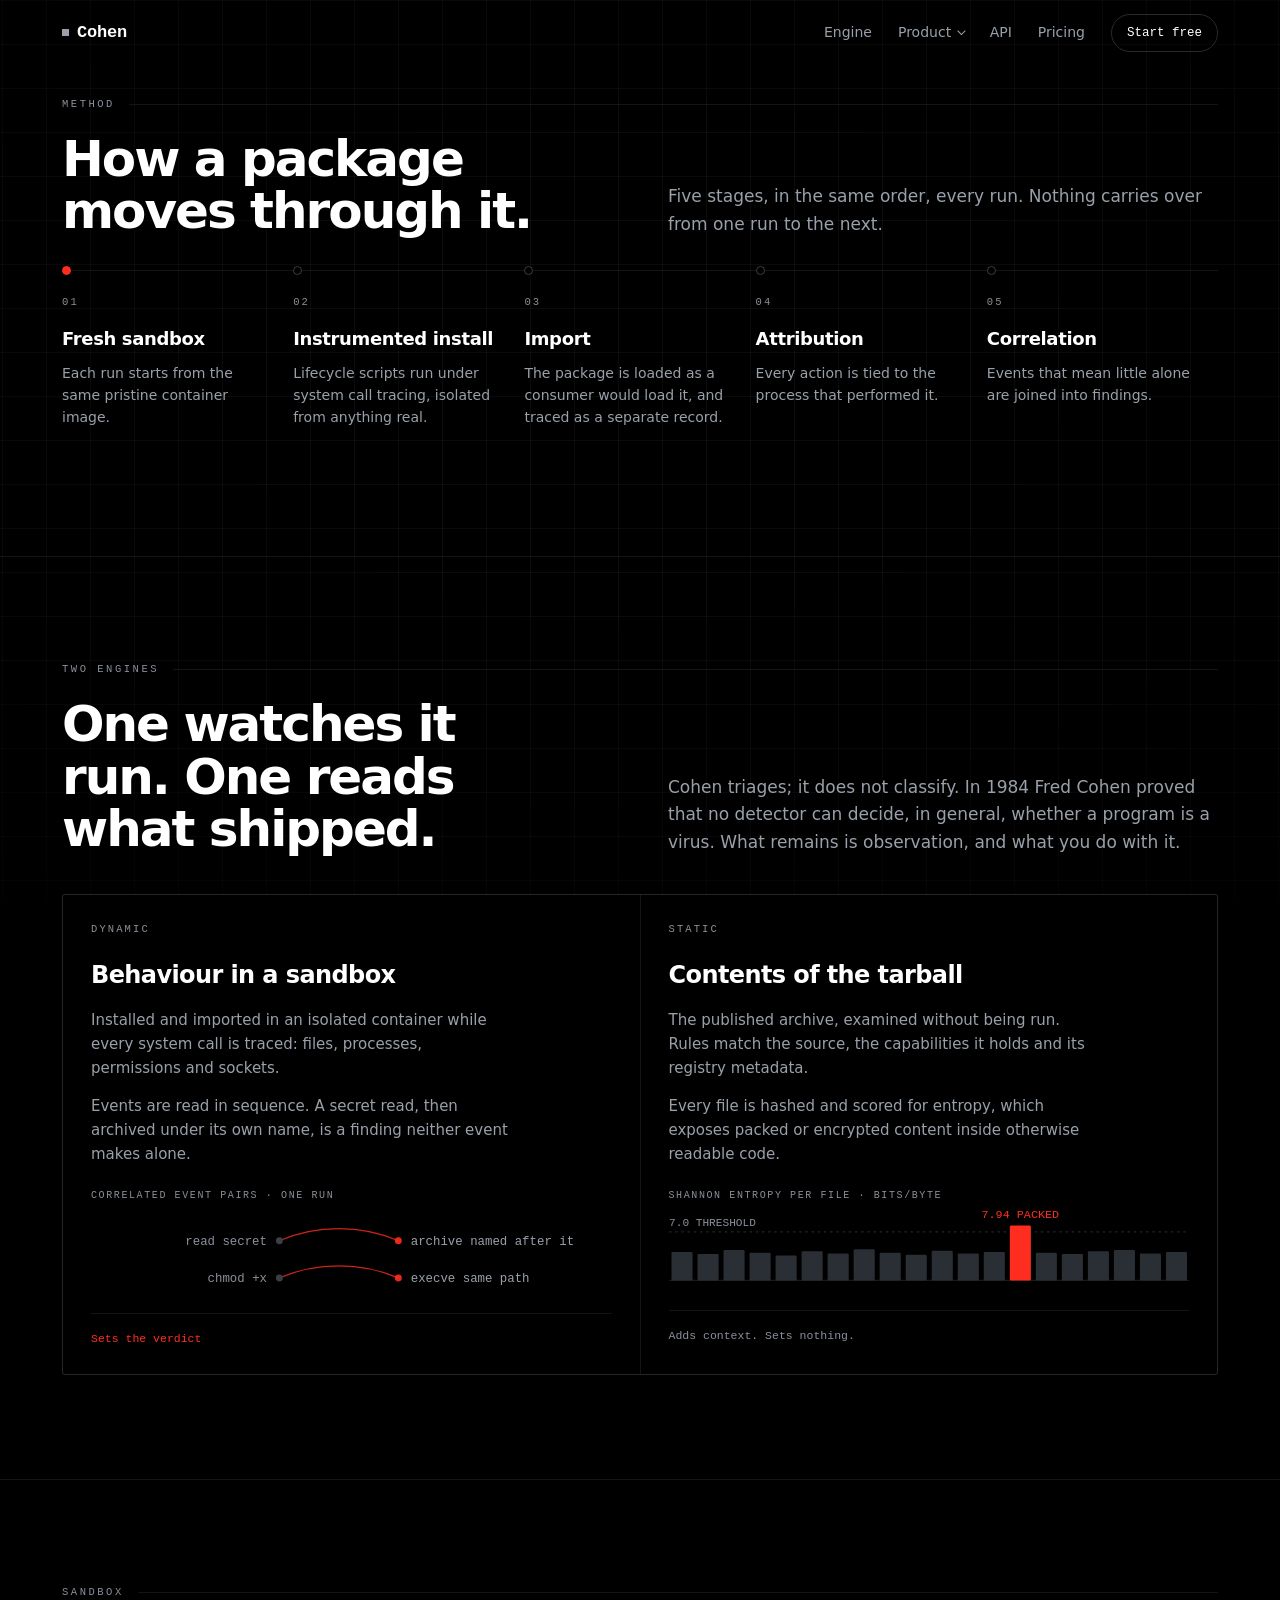
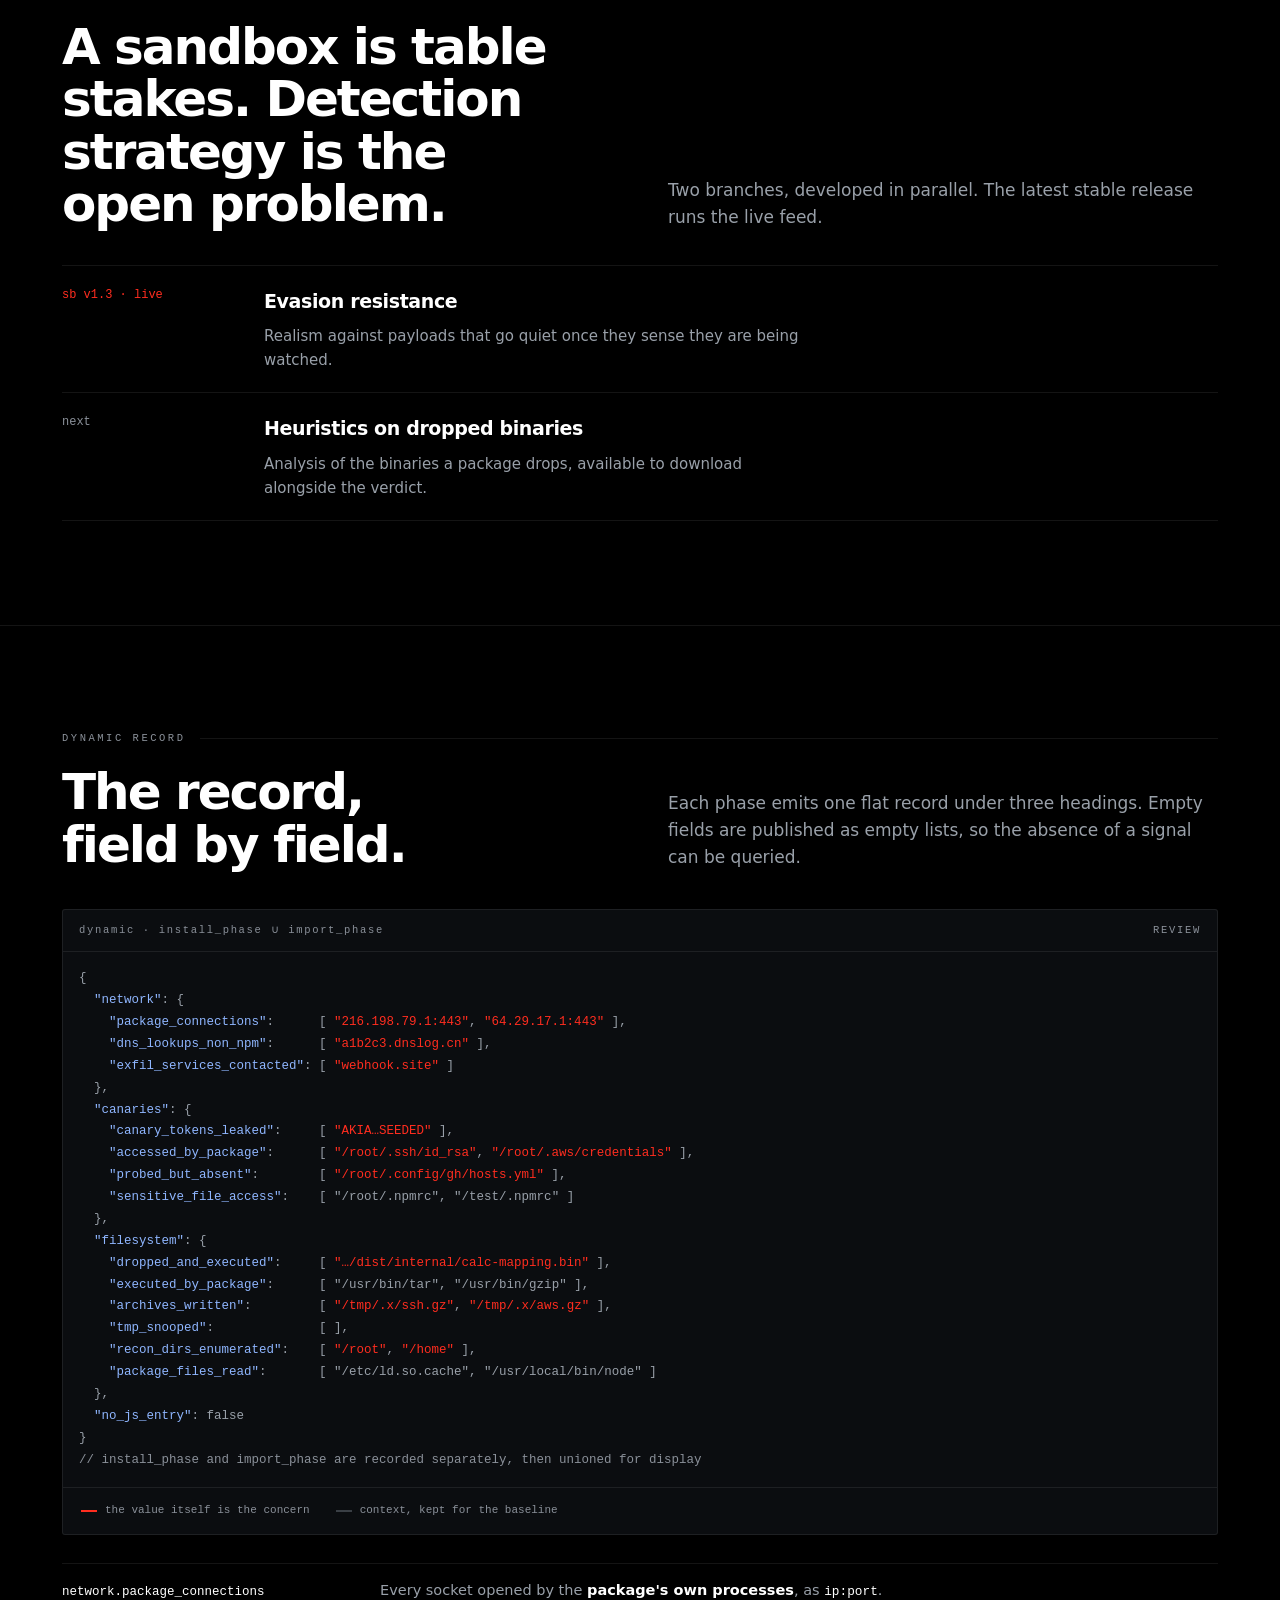
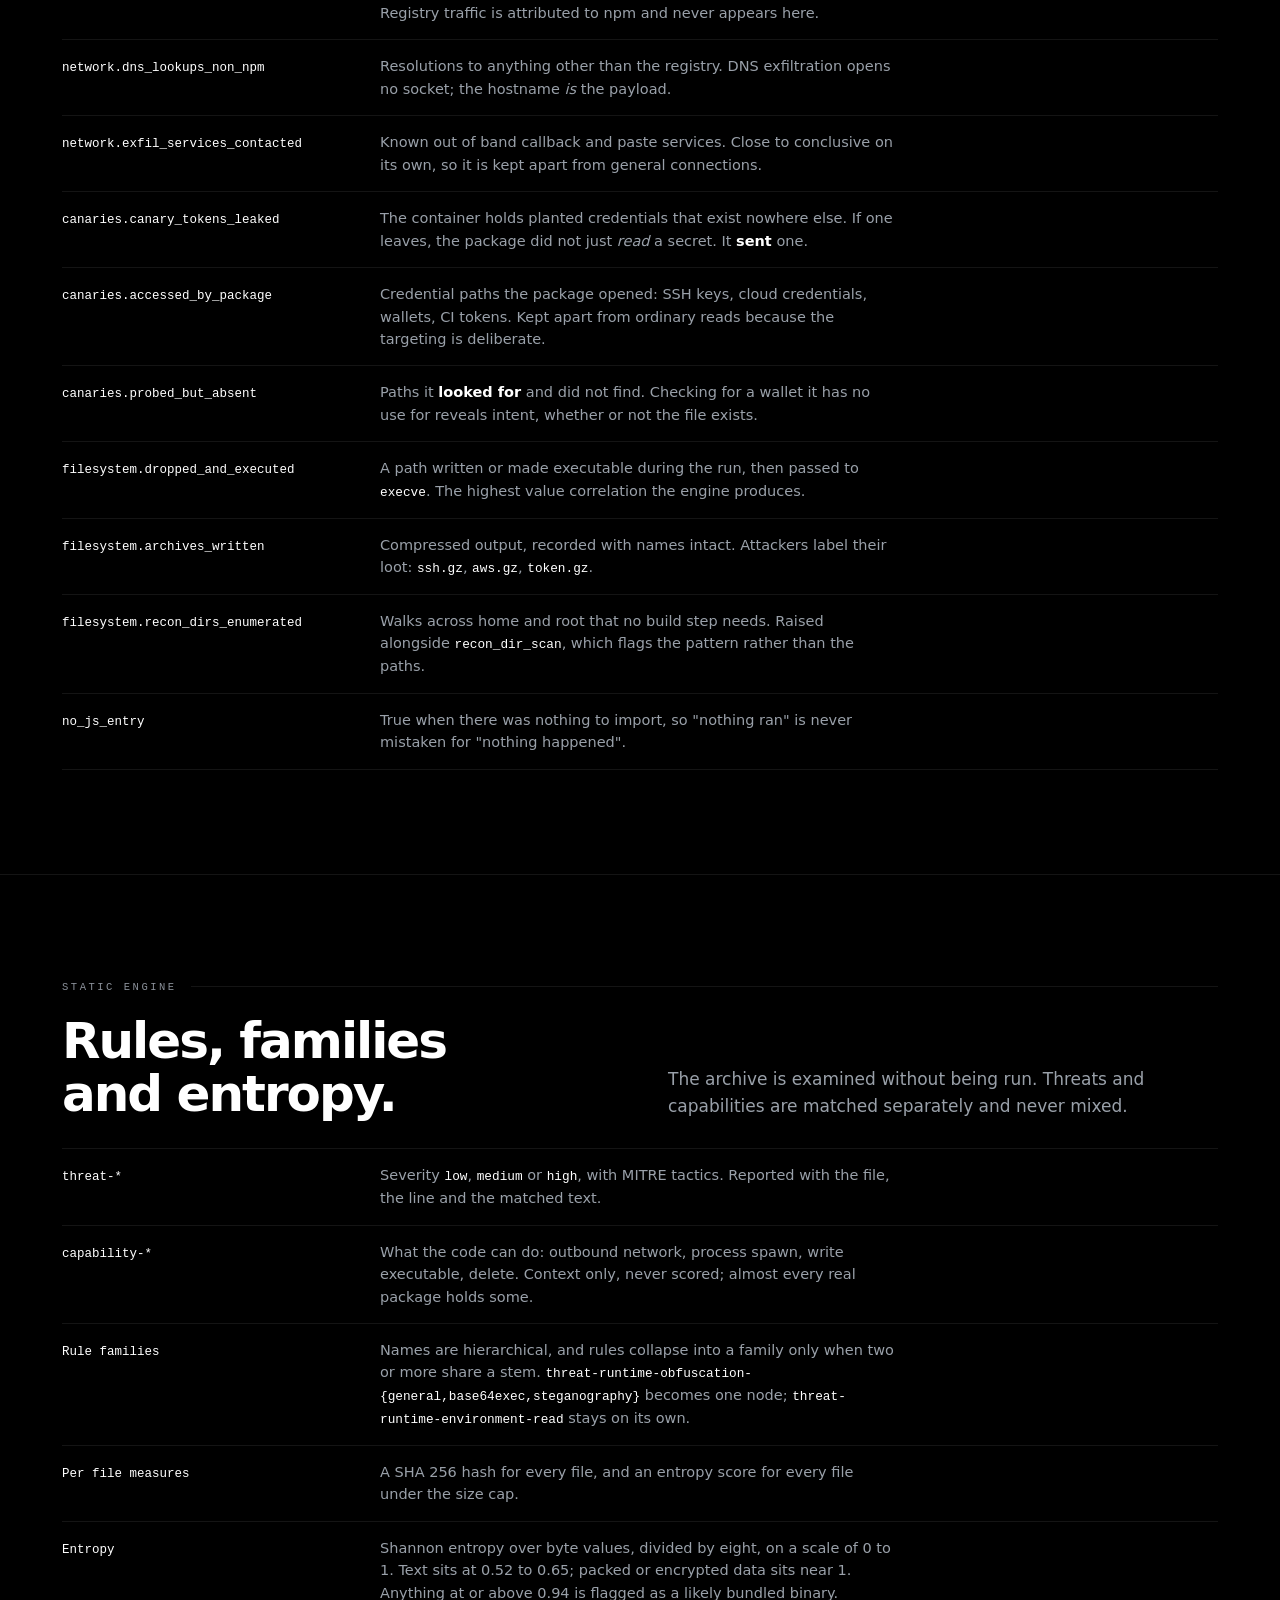
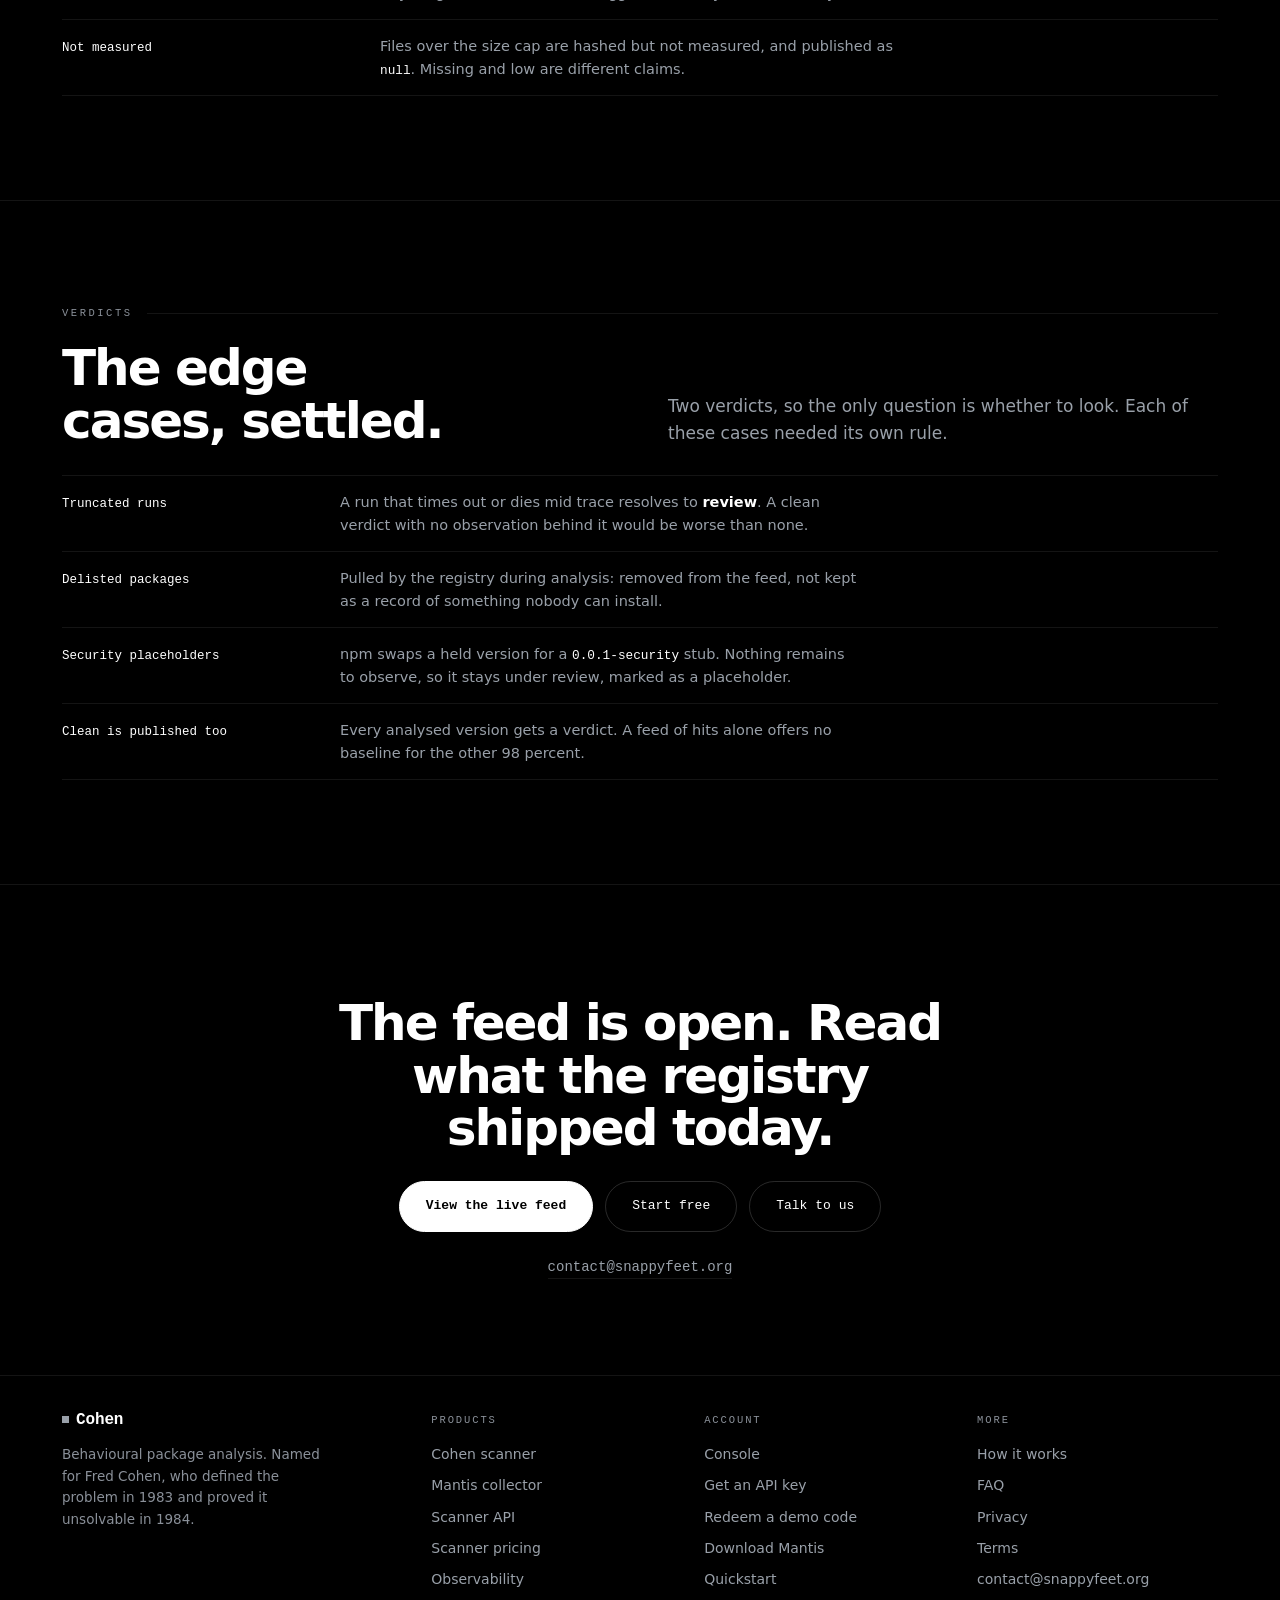
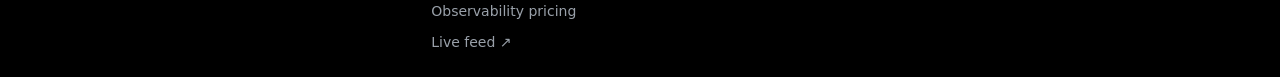
<file: method.html>
<!DOCTYPE html>
<html lang="en">
<head>
<meta charset="utf-8">
<meta name="viewport" content="width=device-width, initial-scale=1">
<title>Method · Cohen</title>
<meta name="description" content="How a Cohen run works, how the two engines differ, and what the sandbox does and does not cover.">
<link rel="icon" href="data:image/svg+xml,%3Csvg%20xmlns=%27http://www.w3.org/2000/svg%27%20viewBox=%270%200%2032%2032%27%3E%3Crect%20width=%2732%27%20height=%2732%27%20fill=%27%23000%27/%3E%3Crect%20x=%2711%27%20y=%2711%27%20width=%2710%27%20height=%2710%27%20fill=%27%23fff%27/%3E%3C/svg%3E">
<link rel="stylesheet" href="styles.css">
</head>
<body>

<a class="skip" href="#main">Skip to content</a>
<div class="grid" aria-hidden="true"><div class="grid-in"><i></i><i></i><i></i><i></i><i></i><i></i><i></i><i></i><i></i><i></i><i></i><i></i></div></div>

<svg width="0" height="0" style="position:absolute" aria-hidden="true">
  <!-- Product marks. One filled point per mark; currentColor only; no radius.
       Use the -sm variants below 24px rendered — they are separate symbols,
       not scaled copies. See MARKS.md. -->
  <symbol id="mantis" viewBox="0 0 32 32">
    <path d="M12 6 H6 V26 H12" fill="none" stroke="currentColor" stroke-width="2.4" stroke-linejoin="miter" stroke-linecap="butt"/>
    <path d="M20 6 H26 V26 H20" fill="none" stroke="currentColor" stroke-width="2.4" stroke-linejoin="miter" stroke-linecap="butt"/>
    <circle cx="16" cy="16" r="2.6" fill="currentColor"/>
  </symbol>

  <symbol id="mantis-sm" viewBox="0 0 32 32">
    <path d="M12.5 5.6 H5.6 V26.4 H12.5" fill="none" stroke="currentColor" stroke-width="3.2" stroke-linejoin="miter" stroke-linecap="butt"/>
    <path d="M19.5 5.6 H26.4 V26.4 H19.5" fill="none" stroke="currentColor" stroke-width="3.2" stroke-linejoin="miter" stroke-linecap="butt"/>
    <circle cx="16" cy="16" r="3.2" fill="currentColor"/>
  </symbol>

  <symbol id="observability" viewBox="0 0 32 32">
    <path d="M2 11 H24.89" stroke="currentColor" fill="none" stroke-width="1.6" stroke-linecap="butt" opacity=".45"/>
    <path d="M26.10 14.57 A10.2 10.2 0 1 1 22.47 8.11" fill="none" stroke="currentColor" stroke-width="2.4" stroke-linecap="butt"/>
    <circle cx="24.89" cy="11" r="2.8" fill="currentColor"/>
  </symbol>

  <symbol id="observability-sm" viewBox="0 0 32 32">
    <path d="M26.17 15.21 A10.2 10.2 0 1 1 21.95 7.72" fill="none" stroke="currentColor" stroke-width="3" stroke-linecap="butt"/>
    <circle cx="24.89" cy="11" r="3.4" fill="currentColor"/>
  </symbol>
</svg>

<div class="nav" id="nav">
  <div class="w">
    <a class="mark" href="index.html" aria-label="Cohen, home"><i aria-hidden="true"></i>Cohen</a>
    <button class="burger" id="burger" aria-expanded="false" aria-controls="navlinks" aria-label="Menu"><i></i><i></i><i></i></button>
    <div class="nav-links" id="navlinks">
      <a href="index.html">Engine</a>

      <div class="drop" id="dropW">
        <button class="drop-t" id="dropT" type="button" aria-expanded="false" aria-controls="dropM">Product</button>
        <div class="drop-m" id="dropM">
          <div class="drop-card">
            <div class="row">
              <a class="api" href="api.html#packages">API</a>
              <a class="rmain" href="mantis.html">
                <span class="dn">Mantis</span>
                <span class="dd">Reads a project and resolves the whole dependency tree.</span>
              </a>
            </div>
            <div class="row">
              <a class="api" href="api.html#observability">API</a>
              <a class="rmain" href="observability.html">
                <span class="dn">Observability</span>
                <span class="dd">The threat intel record and its feed API.</span>
              </a>
            </div>
            <div class="row soon">
              <span class="api soon-chip">SOON</span>
              <div class="rmain">
                <span class="dn">N-Day Research</span>
                <span class="dd">Research on known, disclosed vulnerabilities.</span>
              </div>
            </div>
          </div>
        </div>
      </div>

      <a href="api.html">API</a>

      <a href="pricing.html">Pricing</a>
      <a class="nav-cta" href="https://console.snappyfeet.org/">Start free</a>
    </div>
  </div>
</div>

<main id="main" class="sub">

<!-- METHOD -->
<section class="s rule" id="method">
  <div class="w">
    <p class="eyebrow">METHOD</p>
    <div class="split">
      <h2 class="h2">How a package moves through it.</h2>
      <p class="lede">Five stages, in the same order, every run. Nothing carries over from one run to the next.</p>
    </div>
    <div class="spine">
      <div class="spine-line"></div>
      <div class="rail">
        <div class="node"><div class="i">01</div><h3>Fresh sandbox</h3><p>Each run starts from the same pristine container image.</p></div>
        <div class="node"><div class="i">02</div><h3>Instrumented install</h3><p>Lifecycle scripts run under system call tracing, isolated from anything real.</p></div>
        <div class="node"><div class="i">03</div><h3>Import</h3><p>The package is loaded as a consumer would load it, and traced as a separate record.</p></div>
        <div class="node"><div class="i">04</div><h3>Attribution</h3><p>Every action is tied to the process that performed it.</p></div>
        <div class="node"><div class="i">05</div><h3>Correlation</h3><p>Events that mean little alone are joined into findings.</p></div>
      </div>
    </div>
  </div>
</section>

<!-- ENGINES -->
<section class="s rule" id="engines">
  <div class="w">
    <p class="eyebrow">TWO ENGINES</p>
    <div class="split">
      <h2 class="h2">One watches it run. One reads what shipped.</h2>
      <p class="lede">Cohen triages; it does not classify. In 1984 Fred Cohen proved that no detector can decide, in general, whether a program is a virus. What remains is observation, and what you do with it.</p>
    </div>
    <div class="two">
      <div class="eng">
        <p class="cap">DYNAMIC</p>
        <h3>Behaviour in a sandbox</h3>
        <p>Installed and imported in an isolated container while every system call is traced: files, processes, permissions and sockets.</p>
        <p>Events are read in sequence. A secret read, then archived under its own name, is a finding neither event makes alone.</p>
        <p class="chartcap">CORRELATED EVENT PAIRS · ONE RUN</p>
        <svg id="pairs" viewBox="0 0 420 66" role="img" aria-label="Diagram of paired events joined into findings"></svg>
        <div class="seal a">Sets the verdict</div>
      </div>
      <div class="eng">
        <p class="cap">STATIC</p>
        <h3>Contents of the tarball</h3>
        <p>The published archive, examined without being run. Rules match the source, the capabilities it holds and its registry metadata.</p>
        <p>Every file is hashed and scored for entropy, which exposes packed or encrypted content inside otherwise readable code.</p>
        <p class="chartcap">SHANNON ENTROPY PER FILE · BITS/BYTE</p>
        <svg id="entropy" viewBox="0 0 420 64" role="img" aria-label="Per file entropy plot with one high entropy outlier"></svg>
        <div class="seal">Adds context. Sets nothing.</div>
      </div>
    </div>
  </div>
</section>

<!-- SANDBOX -->
<section class="s rule" id="sandbox">
  <div class="w">
    <p class="eyebrow">SANDBOX</p>
    <div class="split">
      <h2 class="h2 wide">A sandbox is table stakes. Detection strategy is the open problem.</h2>
      <p class="lede">Two branches, developed in parallel. The latest stable release runs the live feed.</p>
    </div>
    <div class="rm">
      <div class="rmrow">
        <div class="ver">sb v1.3 · live</div>
        <div><h4>Evasion resistance</h4><p>Realism against payloads that go quiet once they sense they are being watched.</p></div>
      </div>
      <div class="rmrow">
        <div class="ver next">next</div>
        <div><h4>Heuristics on dropped binaries</h4><p>Analysis of the binaries a package drops, available to download alongside the verdict.</p></div>
      </div>
    </div>
  </div>
</section>

<!-- DYNAMIC RECORD -->
<section class="s rule" id="record">
  <div class="w">
    <p class="eyebrow">DYNAMIC RECORD</p>
    <div class="split">
      <h2 class="h2">The record, field by field.</h2>
      <p class="lede">Each phase emits one flat record under three headings. Empty fields are published as empty lists, so the absence of a signal can be queried.</p>
    </div>
    <div class="term" style="margin-top:38px">
      <div class="th"><span>dynamic · install_phase ∪ import_phase</span><span>REVIEW</span></div>
<pre>{
  <span class="k">"network"</span>: {
    <span class="k">"package_connections"</span>:      [ <span class="hot">"216.198.79.1:443"</span>, <span class="hot">"64.29.17.1:443"</span> ],
    <span class="k">"dns_lookups_non_npm"</span>:      [ <span class="hot">"a1b2c3.dnslog.cn"</span> ],
    <span class="k">"exfil_services_contacted"</span>: [ <span class="hot">"webhook.site"</span> ]
  },
  <span class="k">"canaries"</span>: {
    <span class="k">"canary_tokens_leaked"</span>:     [ <span class="hot">"AKIA…SEEDED"</span> ],
    <span class="k">"accessed_by_package"</span>:      [ <span class="hot">"/root/.ssh/id_rsa"</span>, <span class="hot">"/root/.aws/credentials"</span> ],
    <span class="k">"probed_but_absent"</span>:        [ <span class="hot">"/root/.config/gh/hosts.yml"</span> ],
    <span class="k">"sensitive_file_access"</span>:    [ <span class="v">"/root/.npmrc"</span>, <span class="v">"/test/.npmrc"</span> ]
  },
  <span class="k">"filesystem"</span>: {
    <span class="k">"dropped_and_executed"</span>:     [ <span class="hot">"…/dist/internal/calc-mapping.bin"</span> ],
    <span class="k">"executed_by_package"</span>:      [ <span class="v">"/usr/bin/tar"</span>, <span class="v">"/usr/bin/gzip"</span> ],
    <span class="k">"archives_written"</span>:         [ <span class="hot">"/tmp/.x/ssh.gz"</span>, <span class="hot">"/tmp/.x/aws.gz"</span> ],
    <span class="k">"tmp_snooped"</span>:              [ ],
    <span class="k">"recon_dirs_enumerated"</span>:    [ <span class="hot">"/root"</span>, <span class="hot">"/home"</span> ],
    <span class="k">"package_files_read"</span>:       [ <span class="v">"/etc/ld.so.cache"</span>, <span class="v">"/usr/local/bin/node"</span> ]
  },
  <span class="k">"no_js_entry"</span>: <span class="v">false</span>
}
<span class="cm">// install_phase and import_phase are recorded separately, then unioned for display</span></pre>
      <div class="legend">
        <span><i class="a"></i>the value itself is the concern</span>
        <span><i></i>context, kept for the baseline</span>
      </div>
    </div>

    <div class="flags">
      <div class="frow wide"><code>network.package_connections</code><p>Every socket opened by the <b>package's own processes</b>, as <code>ip:port</code>. Registry traffic is attributed to npm and never appears here.</p></div>
      <div class="frow wide"><code>network.dns_lookups_non_npm</code><p>Resolutions to anything other than the registry. DNS exfiltration opens no socket; the hostname <i>is</i> the payload.</p></div>
      <div class="frow wide"><code>network.exfil_services_contacted</code><p>Known out of band callback and paste services. Close to conclusive on its own, so it is kept apart from general connections.</p></div>
      <div class="frow wide"><code>canaries.canary_tokens_leaked</code><p>The container holds planted credentials that exist nowhere else. If one leaves, the package did not just <i>read</i> a secret. It <b>sent</b> one.</p></div>
      <div class="frow wide"><code>canaries.accessed_by_package</code><p>Credential paths the package opened: SSH keys, cloud credentials, wallets, CI tokens. Kept apart from ordinary reads because the targeting is deliberate.</p></div>
      <div class="frow wide"><code>canaries.probed_but_absent</code><p>Paths it <b>looked for</b> and did not find. Checking for a wallet it has no use for reveals intent, whether or not the file exists.</p></div>
      <div class="frow wide"><code>filesystem.dropped_and_executed</code><p>A path written or made executable during the run, then passed to <code>execve</code>. The highest value correlation the engine produces.</p></div>
      <div class="frow wide"><code>filesystem.archives_written</code><p>Compressed output, recorded with names intact. Attackers label their loot: <code>ssh.gz</code>, <code>aws.gz</code>, <code>token.gz</code>.</p></div>
      <div class="frow wide"><code>filesystem.recon_dirs_enumerated</code><p>Walks across home and root that no build step needs. Raised alongside <code>recon_dir_scan</code>, which flags the pattern rather than the paths.</p></div>
      <div class="frow wide"><code>no_js_entry</code><p>True when there was nothing to import, so "nothing ran" is never mistaken for "nothing happened".</p></div>
    </div>
  </div>
</section>

<!-- STATIC ENGINE -->
<section class="s rule" id="static-engine">
  <div class="w">
    <p class="eyebrow">STATIC ENGINE</p>
    <div class="split">
      <h2 class="h2">Rules, families and entropy.</h2>
      <p class="lede">The archive is examined without being run. Threats and capabilities are matched separately and never mixed.</p>
    </div>
    <div class="flags">
      <div class="frow wide"><code>threat-*</code><p>Severity <code>low</code>, <code>medium</code> or <code>high</code>, with MITRE tactics. Reported with the file, the line and the matched text.</p></div>
      <div class="frow wide"><code>capability-*</code><p>What the code can do: outbound network, process spawn, write executable, delete. Context only, never scored; almost every real package holds some.</p></div>
      <div class="frow wide"><code>Rule families</code><p>Names are hierarchical, and rules collapse into a family only when two or more share a stem. <code>threat-runtime-obfuscation-{general,base64exec,steganography}</code> becomes one node; <code>threat-runtime-environment-read</code> stays on its own.</p></div>
      <div class="frow wide"><code>Per file measures</code><p>A SHA 256 hash for every file, and an entropy score for every file under the size cap.</p></div>
      <div class="frow wide"><code>Entropy</code><p>Shannon entropy over byte values, divided by eight, on a scale of 0 to 1. Text sits at 0.52 to 0.65; packed or encrypted data sits near 1. Anything at or above 0.94 is flagged as a likely bundled binary.</p></div>
      <div class="frow wide"><code>Not measured</code><p>Files over the size cap are hashed but not measured, and published as <code>null</code>. Missing and low are different claims.</p></div>
    </div>
  </div>
</section>

<!-- VERDICTS -->
<section class="s rule" id="verdicts">
  <div class="w">
    <p class="eyebrow">VERDICTS</p>
    <div class="split">
      <h2 class="h2">The edge cases, settled.</h2>
      <p class="lede">Two verdicts, so the only question is whether to look. Each of these cases needed its own rule.</p>
    </div>
    <div class="flags">
      <div class="frow"><code>Truncated runs</code><p>A run that times out or dies mid trace resolves to <b>review</b>. A clean verdict with no observation behind it would be worse than none.</p></div>
      <div class="frow"><code>Delisted packages</code><p>Pulled by the registry during analysis: removed from the feed, not kept as a record of something nobody can install.</p></div>
      <div class="frow"><code>Security placeholders</code><p>npm swaps a held version for a <code>0.0.1-security</code> stub. Nothing remains to observe, so it stays under review, marked as a placeholder.</p></div>
      <div class="frow"><code>Clean is published too</code><p>Every analysed version gets a verdict. A feed of hits alone offers no baseline for the other 98 percent.</p></div>
    </div>
  </div>
</section>

<section class="cta rule">
  <div class="w">
    <h2 class="h2" style="max-width:21ch">The feed is open. Read what the registry shipped today.</h2>
    <div class="btns">
      <a class="b f" href="https://trail.snappyfeet.org">View the live feed</a>
      <a class="b g" href="pricing.html">Start free</a>
      <a class="b g" href="contact.html">Talk to us</a>
    </div>
    <a class="mail" href="mailto:contact@snappyfeet.org">contact@snappyfeet.org</a>
  </div>
</section>

</main>

<footer class="foot">
  <div class="w">
    <div class="fgrid">
      <div>
        <a class="mark" href="index.html" style="font-size:16px" aria-label="Cohen, home"><i aria-hidden="true"></i>Cohen</a>
        <p style="color:var(--ash2);font-size:13.5px;margin:16px 0 0;max-width:32ch">Behavioural package analysis. Named for Fred Cohen, who defined the problem in 1983 and proved it unsolvable in 1984.</p>
      </div>
      <div>
        <h5>PRODUCTS</h5>
        <ul>
          <li><a href="index.html#evidence">Cohen scanner</a></li>
          <li><a href="mantis.html">Mantis collector</a></li>
          <li><a href="api.html">Scanner API</a></li>
          <li><a href="pricing.html">Scanner pricing</a></li>
          <li><a href="observability.html">Observability</a></li>
          <li><a href="observability.html#observability-pricing">Observability pricing</a></li>
          <li><a href="https://trail.snappyfeet.org">Live feed &#8599;</a></li>
        </ul>
      </div>
      <div>
        <h5>ACCOUNT</h5>
        <ul>
          <li><a href="https://console.snappyfeet.org/">Console</a></li>
          <li><a href="https://console.snappyfeet.org/">Get an API key</a></li>
          <li><a href="https://console.snappyfeet.org/demo">Redeem a demo code</a></li>
          <li><a href="https://github.com/Anurag-Chevendra/Mantis">Download Mantis</a></li>
          <li><a href="api.html#quickstart">Quickstart</a></li>
        </ul>
      </div>
      <div>
        <h5>MORE</h5>
        <ul>
          <li><a href="method.html">How it works</a></li>
          <li><a href="pricing.html#faq">FAQ</a></li>
          <li><a href="privacy.html">Privacy</a></li>
          <li><a href="terms.html">Terms</a></li>
          <li><a href="mailto:contact@snappyfeet.org">contact@snappyfeet.org</a></li>
        </ul>
      </div>
    </div>
    
  </div>
</footer>

<script src="app.js" defer></script>
</body>
</html>
</file>
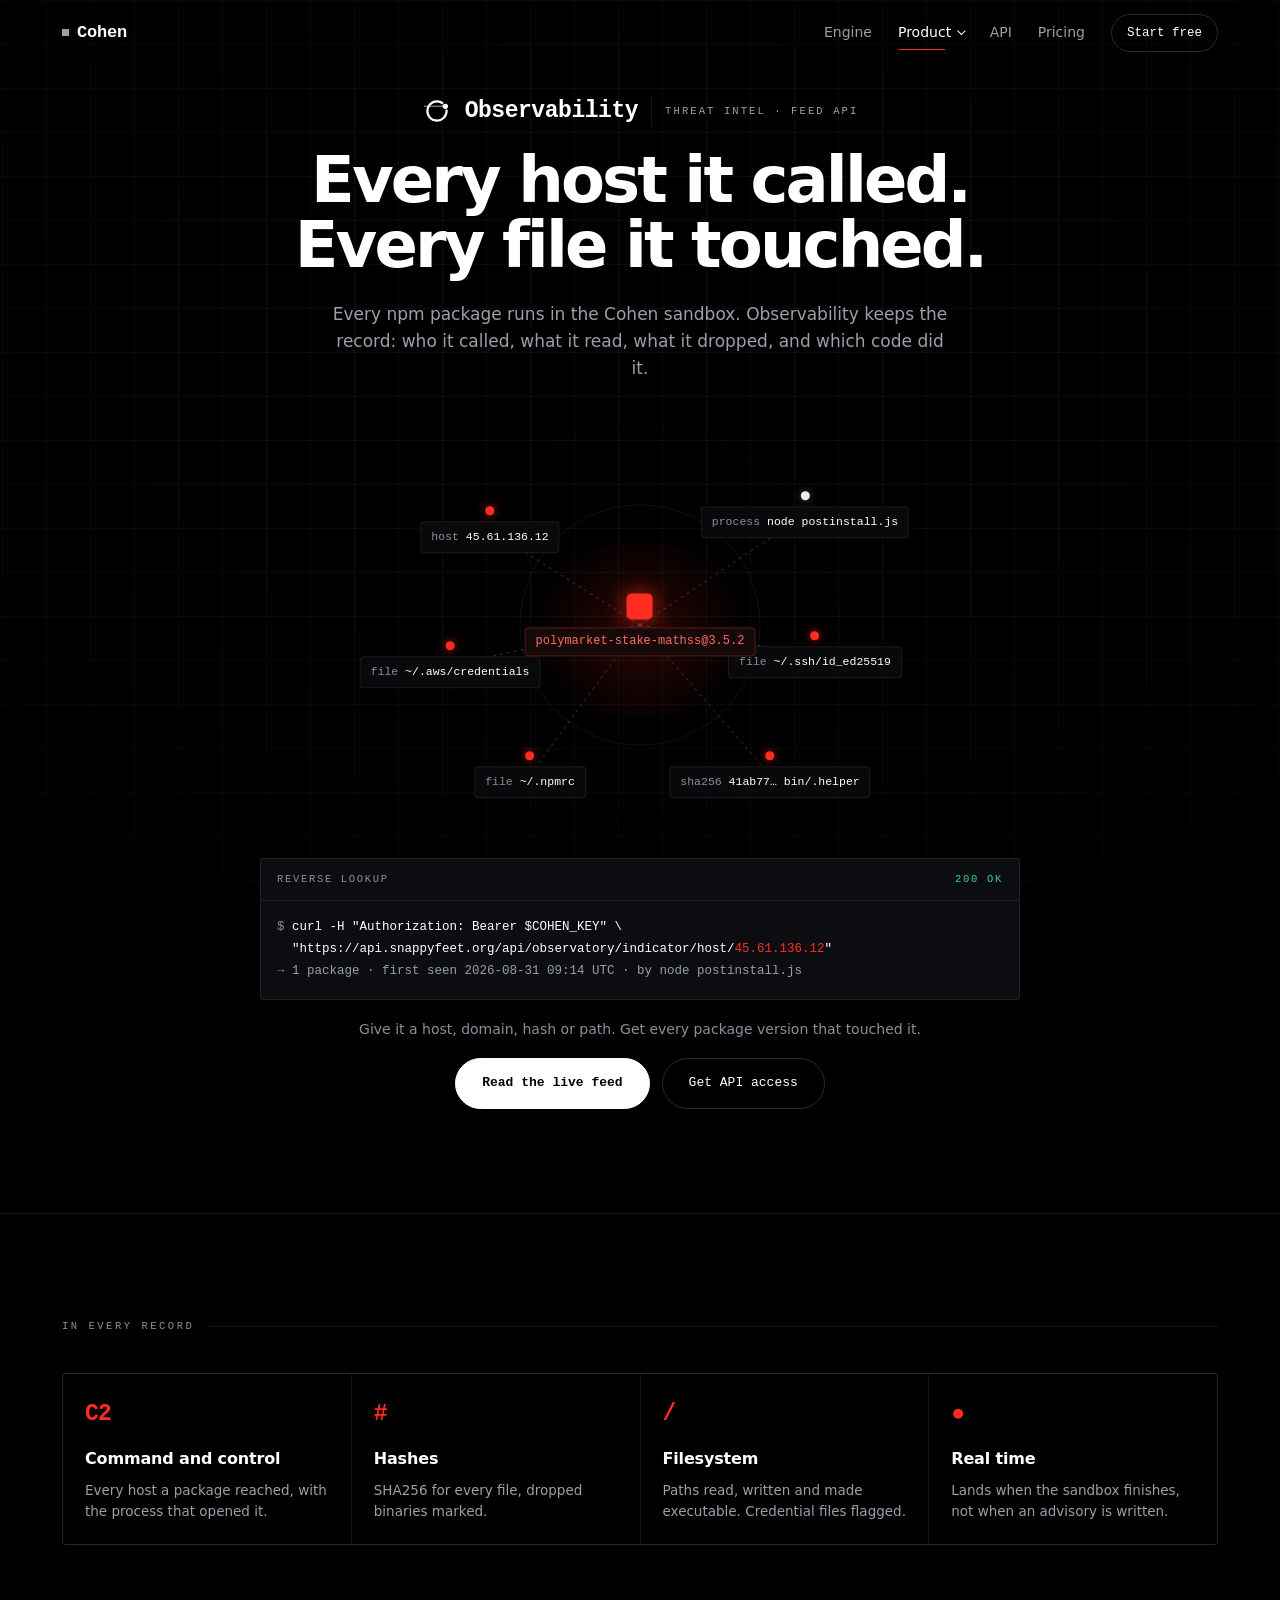
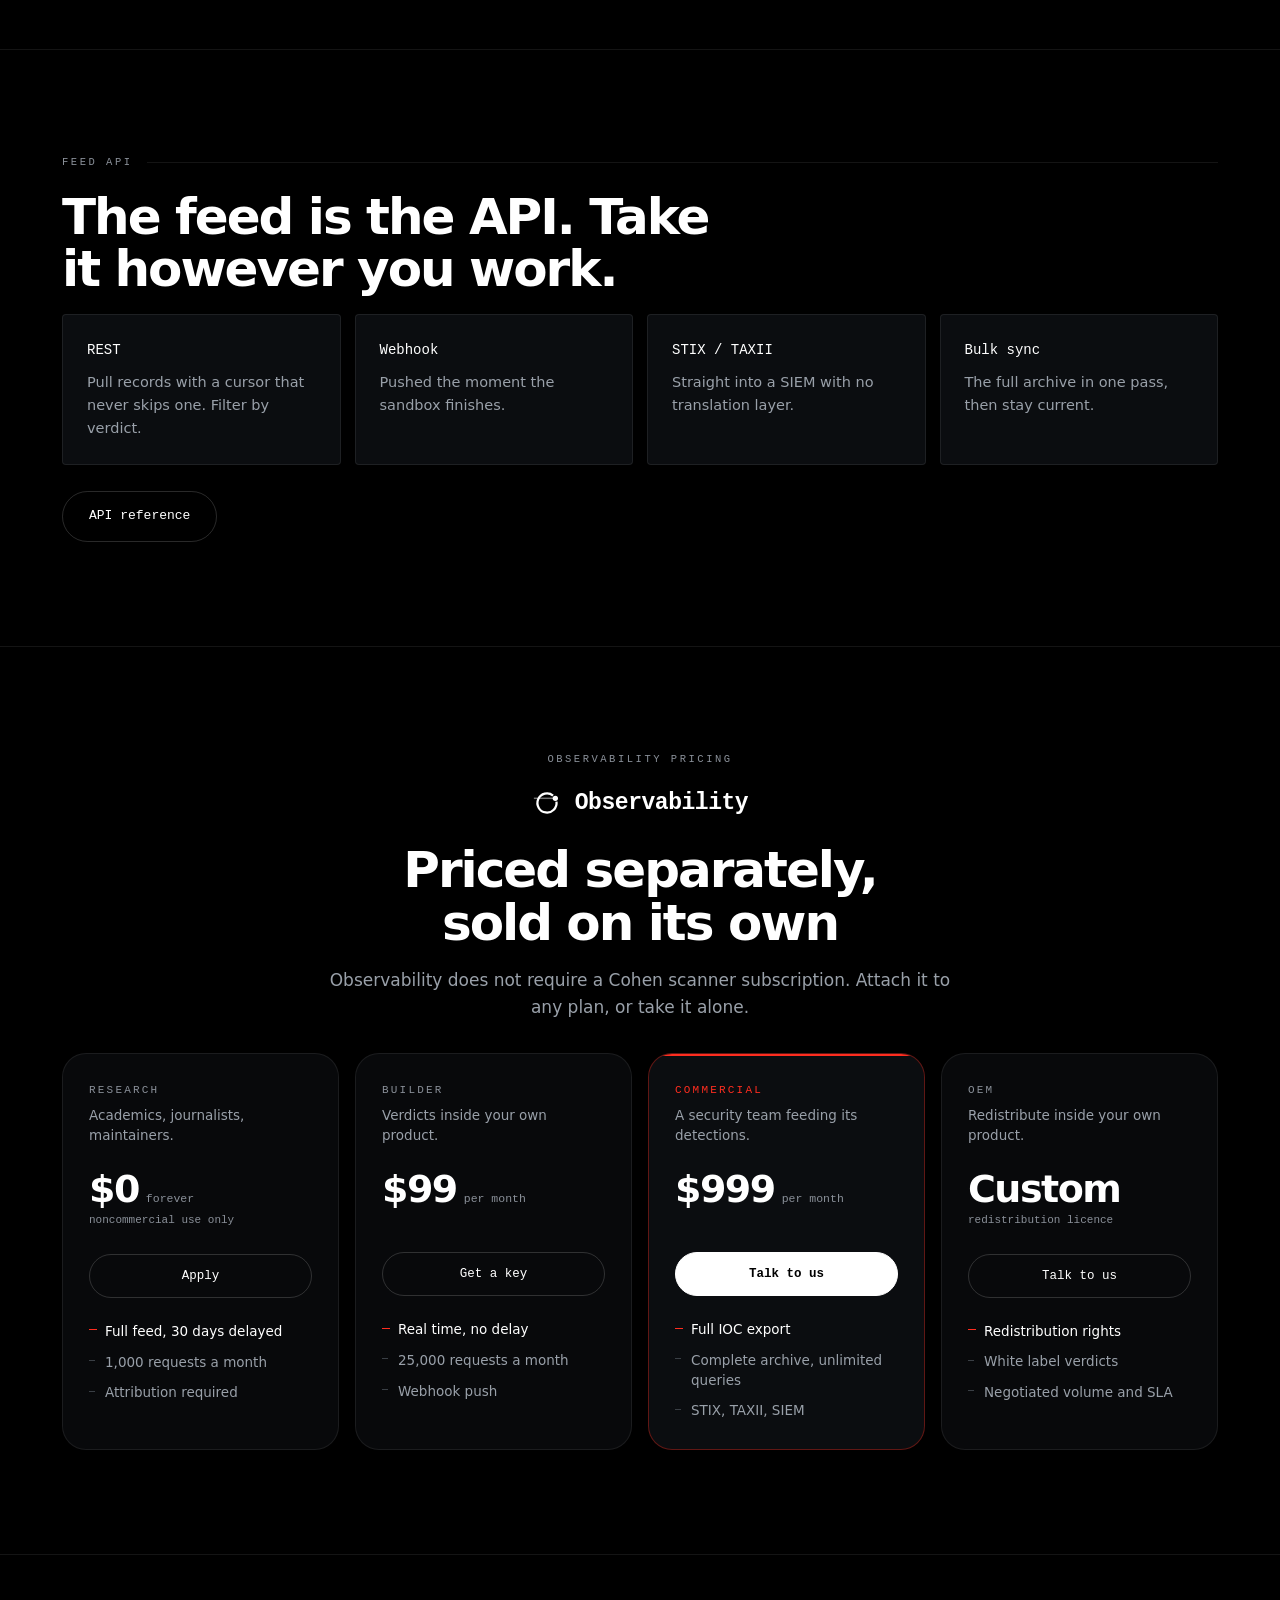
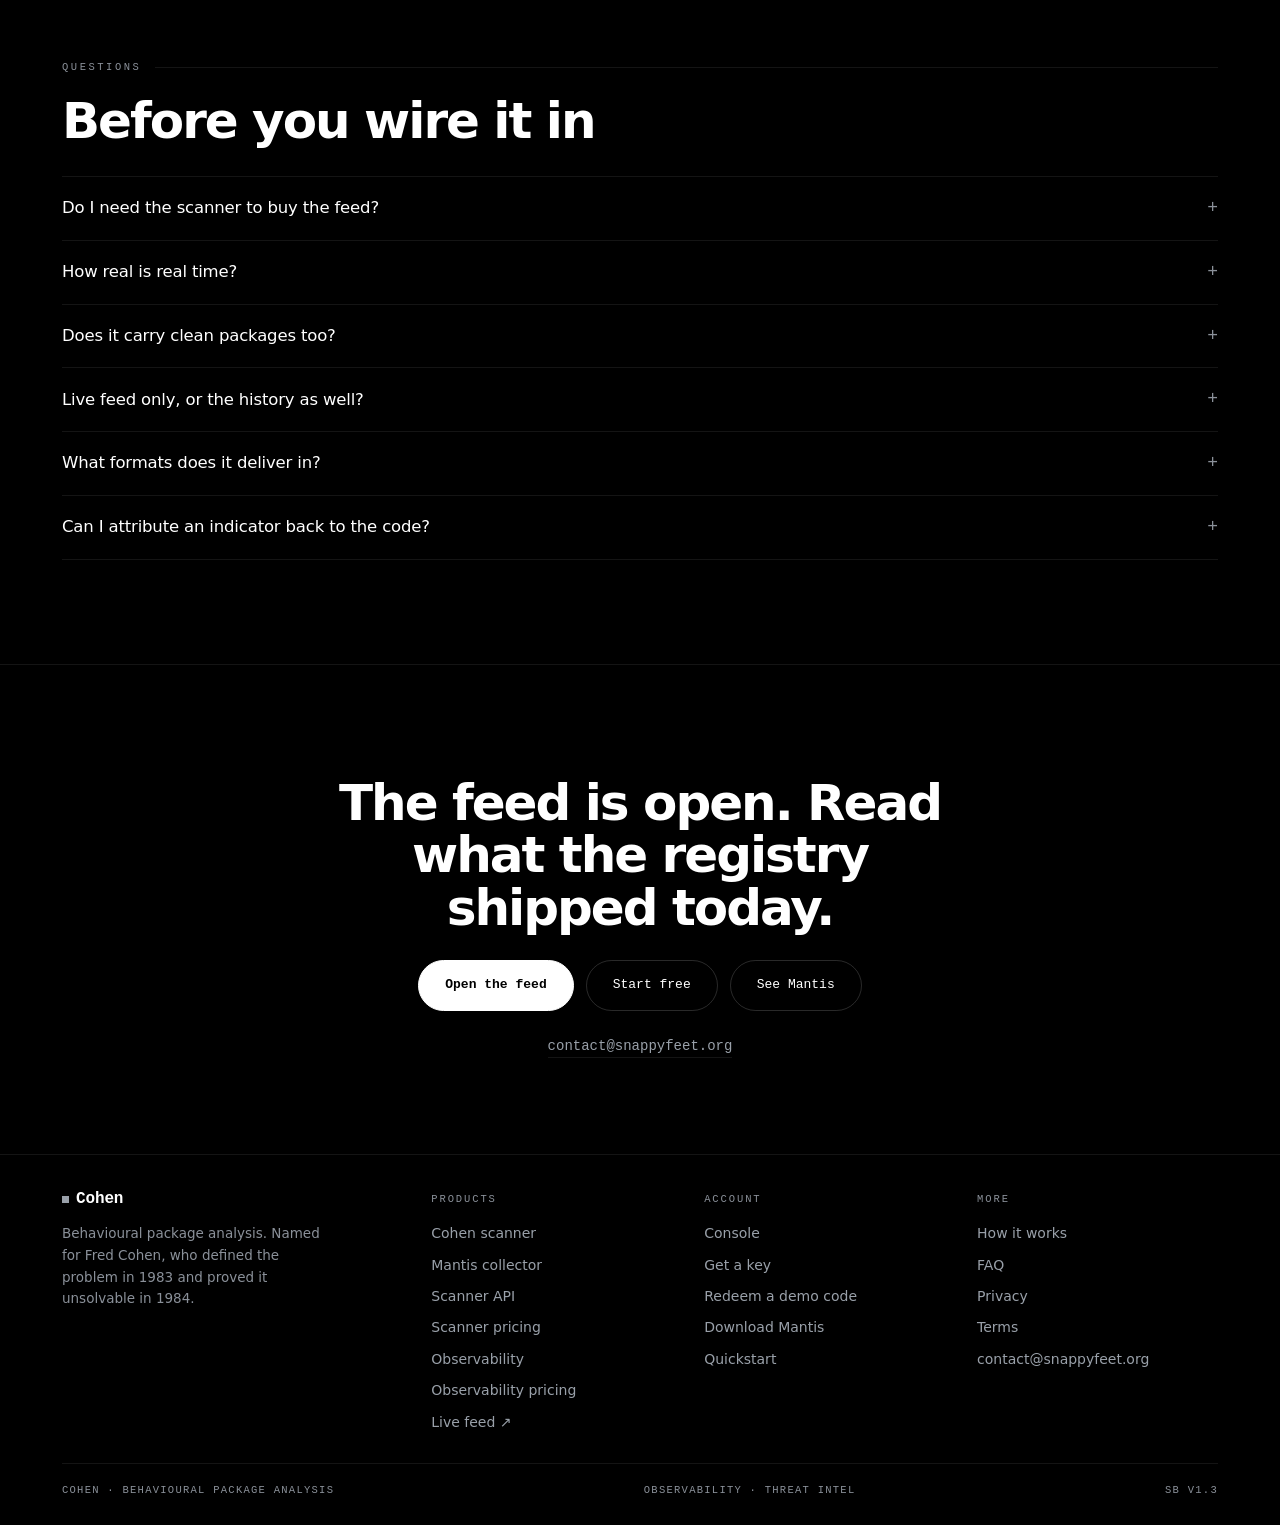
<file: observability.html>
<!DOCTYPE html>
<html lang="en">
<head>
<meta charset="utf-8">
<meta name="viewport" content="width=device-width, initial-scale=1">
<title>Observability · threat intel by Cohen</title>
<meta name="description" content="The Cohen threat intel feed as a standalone product: command and control addresses, hashes, filesystem artifacts, in real time.">
<link rel="icon" href="data:image/svg+xml,%3Csvg%20xmlns=%27http://www.w3.org/2000/svg%27%20viewBox=%270%200%2032%2032%27%3E%3Crect%20width=%2732%27%20height=%2732%27%20fill=%27%23000%27/%3E%3Cpath%20d=%27M26.17%2015.21%20A10.2%2010.2%200%201%201%2021.95%207.72%27%20fill=%27none%27%20stroke=%27%23fff%27%20stroke-width=%273%27%20stroke-linecap=%27butt%27/%3E%3Ccircle%20cx=%2724.89%27%20cy=%2711%27%20r=%273.4%27%20fill=%27%23fff%27/%3E%3C/svg%3E">
<link rel="stylesheet" href="styles.css">
<link rel="stylesheet" href="observability.css">
</head>
<body>

<a class="skip" href="#main">Skip to content</a>
<div class="grid" aria-hidden="true"><div class="grid-in"><i></i><i></i><i></i><i></i><i></i><i></i><i></i><i></i><i></i><i></i><i></i><i></i></div></div>

<svg width="0" height="0" style="position:absolute" aria-hidden="true">
  <!-- Product marks. One filled point per mark; currentColor only; no radius.
       Use the -sm variants below 24px rendered — they are separate symbols,
       not scaled copies. See MARKS.md. -->
  <symbol id="mantis" viewBox="0 0 32 32">
    <path d="M12 6 H6 V26 H12" fill="none" stroke="currentColor" stroke-width="2.4" stroke-linejoin="miter" stroke-linecap="butt"/>
    <path d="M20 6 H26 V26 H20" fill="none" stroke="currentColor" stroke-width="2.4" stroke-linejoin="miter" stroke-linecap="butt"/>
    <circle cx="16" cy="16" r="2.6" fill="currentColor"/>
  </symbol>

  <symbol id="mantis-sm" viewBox="0 0 32 32">
    <path d="M12.5 5.6 H5.6 V26.4 H12.5" fill="none" stroke="currentColor" stroke-width="3.2" stroke-linejoin="miter" stroke-linecap="butt"/>
    <path d="M19.5 5.6 H26.4 V26.4 H19.5" fill="none" stroke="currentColor" stroke-width="3.2" stroke-linejoin="miter" stroke-linecap="butt"/>
    <circle cx="16" cy="16" r="3.2" fill="currentColor"/>
  </symbol>

  <symbol id="observability" viewBox="0 0 32 32">
    <path d="M2 11 H24.89" stroke="currentColor" fill="none" stroke-width="1.6" stroke-linecap="butt" opacity=".45"/>
    <path d="M26.10 14.57 A10.2 10.2 0 1 1 22.47 8.11" fill="none" stroke="currentColor" stroke-width="2.4" stroke-linecap="butt"/>
    <circle cx="24.89" cy="11" r="2.8" fill="currentColor"/>
  </symbol>

  <symbol id="observability-sm" viewBox="0 0 32 32">
    <path d="M26.17 15.21 A10.2 10.2 0 1 1 21.95 7.72" fill="none" stroke="currentColor" stroke-width="3" stroke-linecap="butt"/>
    <circle cx="24.89" cy="11" r="3.4" fill="currentColor"/>
  </symbol>
</svg>

<div class="nav" id="nav">
  <div class="w">
    <a class="mark" href="index.html" aria-label="Cohen, home"><i aria-hidden="true"></i>Cohen</a>
    <button class="burger" id="burger" aria-expanded="false" aria-controls="navlinks" aria-label="Menu"><i></i><i></i><i></i></button>
    <div class="nav-links" id="navlinks">
      <a href="index.html">Engine</a>

      <div class="drop" id="dropW">
        <button class="drop-t here" id="dropT" type="button" aria-expanded="false" aria-controls="dropM">Product</button>
        <div class="drop-m" id="dropM">
          <div class="drop-card">
            <div class="row">
              <a class="api" href="api.html#packages">API</a>
              <a class="rmain" href="mantis.html">
                <span class="dn">Mantis</span>
                <span class="dd">Reads a project and resolves the whole dependency tree.</span>
              </a>
            </div>
            <div class="row">
              <a class="api" href="api.html#observability">API</a>
              <a class="rmain" href="observability.html">
                <span class="dn">Observability</span>
                <span class="dd">The threat intel record and its feed API.</span>
              </a>
            </div>
            <div class="row soon">
              <span class="api soon-chip">SOON</span>
              <div class="rmain">
                <span class="dn">N-Day Research</span>
                <span class="dd">Research on known, disclosed vulnerabilities.</span>
              </div>
            </div>
          </div>
        </div>
      </div>

      <a href="api.html">API</a>

      <a href="pricing.html">Pricing</a>
      <a class="nav-cta" href="https://console.snappyfeet.org/">Start free</a>
    </div>
  </div>
</div>

<main id="main" class="sub">

<!-- 1 · HERO -->
<section class="s" id="observability">
  <div class="w center ob-hero">
    <div class="plock" style="justify-content:center">
      <svg aria-hidden="true"><use href="#observability"/></svg>
      <span class="pn">Observability</span>
      <span class="by">THREAT INTEL · FEED API</span>
    </div>
    <h1 class="ob-h1">Every host it called. Every file it touched.</h1>
    <p class="lede">Every npm package runs in the Cohen sandbox. Observability keeps the record: who it
      called, what it read, what it dropped, and which code did it.</p>
  </div>

  <div class="w">
    <div class="ob-pivot" role="img" aria-label="One record: polymarket-stake-mathss 3.5.2 connected to 45.61.136.12 from node postinstall.js, read ~/.aws/credentials, ~/.ssh/id_ed25519 and ~/.npmrc, and dropped bin/.helper">
      <svg viewBox="0 0 620 440" aria-hidden="true">
        <circle cx="310" cy="215" r="120" class="ring"/>
        <circle cx="310" cy="215" r="200" class="ring dash"/>
        <g class="spokes"><line x1="310" y1="215" x2="160" y2="120"/><line x1="310" y1="215" x2="475" y2="105"/><line x1="310" y1="215" x2="120" y2="255"/><line x1="310" y1="215" x2="485" y2="245"/><line x1="310" y1="215" x2="200" y2="365"/><line x1="310" y1="215" x2="440" y2="365"/></g>
      </svg>
      <div class="ob-glow" aria-hidden="true"></div>
        <div class="ob-node r" style="left:25.81%;top:27.27%"><i></i><span><b>host</b> 45.61.136.12</span></div>
        <div class="ob-node w" style="left:76.61%;top:23.86%"><i></i><span><b>process</b> node postinstall.js</span></div>
        <div class="ob-node r" style="left:19.35%;top:57.95%"><i></i><span><b>file</b> ~/.aws/credentials</span></div>
        <div class="ob-node r" style="left:78.23%;top:55.68%"><i></i><span><b>file</b> ~/.ssh/id_ed25519</span></div>
        <div class="ob-node r" style="left:32.26%;top:82.95%"><i></i><span><b>file</b> ~/.npmrc</span></div>
        <div class="ob-node r" style="left:70.97%;top:82.95%"><i></i><span><b>sha256</b> 41ab77… bin/.helper</span></div>
      <div class="ob-core" style="top:48.86%"><i></i><span>polymarket-stake-mathss@3.5.2</span></div>
    </div>

    <p class="ob-cap">polymarket-stake-mathss@3.5.2</p>
    <div class="ob-lookup">
      <div class="term">
        <div class="th"><span>REVERSE LOOKUP</span><span class="ok">200 OK</span></div>
<pre><span class="cmd">curl -H "Authorization: Bearer $COHEN_KEY" \
  "https://api.snappyfeet.org/api/observatory/indicator/host/<span class="hot">45.61.136.12</span>"</span>
<span class="cm">&rarr;</span> 1 package &middot; first seen 2026-08-31 09:14 UTC &middot; by node postinstall.js</pre>
      </div>
      <p>Give it a host, domain, hash or path. Get every package version that touched it.</p>
      <div class="btns">
        <a class="b f" href="https://trail.snappyfeet.org">Read the live feed</a>
        <a class="b g" href="api.html#observability">Get API access</a>
      </div>
    </div>
  </div>
</section>

<!-- 2 · IN EVERY RECORD -->
<section class="s rule" id="observability-record">
  <div class="w">
    <p class="eyebrow">IN EVERY RECORD</p>
    <div class="intel">
      <div class="icard"><div class="n">C2</div><h4>Command and control</h4><p>Every host a package reached, with the process that opened it.</p></div>
      <div class="icard"><div class="n">#</div><h4>Hashes</h4><p>SHA256 for every file, dropped binaries marked.</p></div>
      <div class="icard"><div class="n">/</div><h4>Filesystem</h4><p>Paths read, written and made executable. Credential files flagged.</p></div>
      <div class="icard"><div class="n">&#9679;</div><h4>Real time</h4><p>Lands when the sandbox finishes, not when an advisory is written.</p></div>
    </div>
  </div>
</section>

<!-- 3 · FEED API -->
<section class="s rule" id="feed-api">
  <div class="w">
    <p class="eyebrow">FEED API</p>
    <h2 class="h2 wide">The feed is the API. Take it however you work.</h2>
    <div class="ob-deliv">
      <div><code>REST</code><p>Pull records with a cursor that never skips one. Filter by verdict.</p></div>
      <div><code>Webhook</code><p>Pushed the moment the sandbox finishes.</p></div>
      <div><code>STIX / TAXII</code><p>Straight into a SIEM with no translation layer.</p></div>
      <div><code>Bulk sync</code><p>The full archive in one pass, then stay current.</p></div>
    </div>
    <div class="btns" style="justify-content:flex-start;margin-top:26px">
      <a class="b g" href="api.html#observability">API reference</a>
    </div>
  </div>
</section>

<!-- 4 · PRICING -->
<section class="s rule" id="observability-pricing">
  <div class="w center">
    <p class="eyebrow">OBSERVABILITY PRICING</p>
    <div class="plock" style="justify-content:center">
      <svg aria-hidden="true"><use href="#observability"/></svg>
      <span class="pn">Observability</span>
    </div>
    <h2 class="h2">Priced separately, sold on its own</h2>
    <p class="lede">Observability does not require a Cohen scanner subscription. Attach it to any
      plan, or take it alone.</p>
  </div>
  <div class="w">
    <div class="tiers" id="intelTiers"></div>
  </div>
</section>

<!-- 5 · QUESTIONS -->
<section class="s rule" id="observability-faq">
  <div class="w">
    <p class="eyebrow">QUESTIONS</p>
    <h2 class="h2">Before you wire it in</h2>
    <div class="faq">
      <details><summary>Do I need the scanner to buy the feed?</summary>
        <p>No. Observability is sold on its own and bills on its own. If you already pay for the
          scanner it attaches to that account, but nothing requires it.</p></details>
      <details><summary>How real is real time?</summary>
        <p>The run starts within seconds of publication. A record lands when the sandbox finishes,
          which is minutes rather than the days an advisory takes.</p></details>
      <details><summary>Does it carry clean packages too?</summary>
        <p>Yes, and that is deliberate. A feed of only the bad ones tells you nothing about the
          98 percent, so every analysed version is published with its verdict.</p></details>
      <details><summary>Live feed only, or the history as well?</summary>
        <p>Both. Bulk sync ships the archive in one pass, the webhook carries whatever is new
          from that point on.</p></details>
      <details><summary>What formats does it deliver in?</summary>
        <p>REST and webhook push as standard. STIX and TAXII for anything that has to land in a
          SIEM without a translation layer in between.</p></details>
      <details><summary>Can I attribute an indicator back to the code?</summary>
        <p>Every field carries the package, the version and the process that produced it. That is
          the whole reason the record is worth more than the verdict.</p></details>
    </div>
  </div>
</section>

<!-- 6 · CLOSE -->
<section class="s cta rule">
  <div class="w">
    <h2 class="h2" style="max-width:21ch">The feed is open. Read what the registry shipped today.</h2>
    <div class="btns">
      <a class="b f" href="https://trail.snappyfeet.org">Open the feed</a>
      <a class="b g" href="pricing.html">Start free</a>
      <a class="b g" href="mantis.html">See Mantis</a>
    </div>
    <a class="mail" href="mailto:contact@snappyfeet.org">contact@snappyfeet.org</a>
  </div>
</section>

</main>

<footer class="foot">
  <div class="w">
    <div class="fgrid">
      <div>
        <a class="mark" href="index.html" style="font-size:16px" aria-label="Cohen, home"><i aria-hidden="true"></i>Cohen</a>
        <p style="color:var(--ash2);font-size:13.5px;margin:16px 0 0;max-width:32ch">Behavioural package analysis. Named for Fred Cohen, who defined the problem in 1983 and proved it unsolvable in 1984.</p>
      </div>
      <div>
        <h5>PRODUCTS</h5>
        <ul>
          <li><a href="index.html#evidence">Cohen scanner</a></li>
          <li><a href="mantis.html">Mantis collector</a></li>
          <li><a href="api.html">Scanner API</a></li>
          <li><a href="pricing.html">Scanner pricing</a></li>
          <li><a href="observability.html">Observability</a></li>
          <li><a href="observability.html#observability-pricing">Observability pricing</a></li>
          <li><a href="https://trail.snappyfeet.org">Live feed &#8599;</a></li>
        </ul>
      </div>
      <div>
        <h5>ACCOUNT</h5>
        <ul>
          <li><a href="https://console.snappyfeet.org/">Console</a></li>
          <li><a href="https://console.snappyfeet.org/">Get a key</a></li>
          <li><a href="https://console.snappyfeet.org/demo">Redeem a demo code</a></li>
          <li><a href="https://github.com/Anurag-Chevendra/Mantis">Download Mantis</a></li>
          <li><a href="api.html#quickstart">Quickstart</a></li>
        </ul>
      </div>
      <div>
        <h5>MORE</h5>
        <ul>
          <li><a href="method.html">How it works</a></li>
          <li><a href="pricing.html#faq">FAQ</a></li>
          <li><a href="privacy.html">Privacy</a></li>
          <li><a href="terms.html">Terms</a></li>
          <li><a href="mailto:contact@snappyfeet.org">contact@snappyfeet.org</a></li>
        </ul>
      </div>
    </div>
    <div class="fbar">
      <span>COHEN · BEHAVIOURAL PACKAGE ANALYSIS</span>
      <span>OBSERVABILITY · THREAT INTEL</span>
      <span>SB V1.3</span>
    </div>
  </div>
</footer>

<script src="app.js" defer></script>
</body>
</html>
</file>
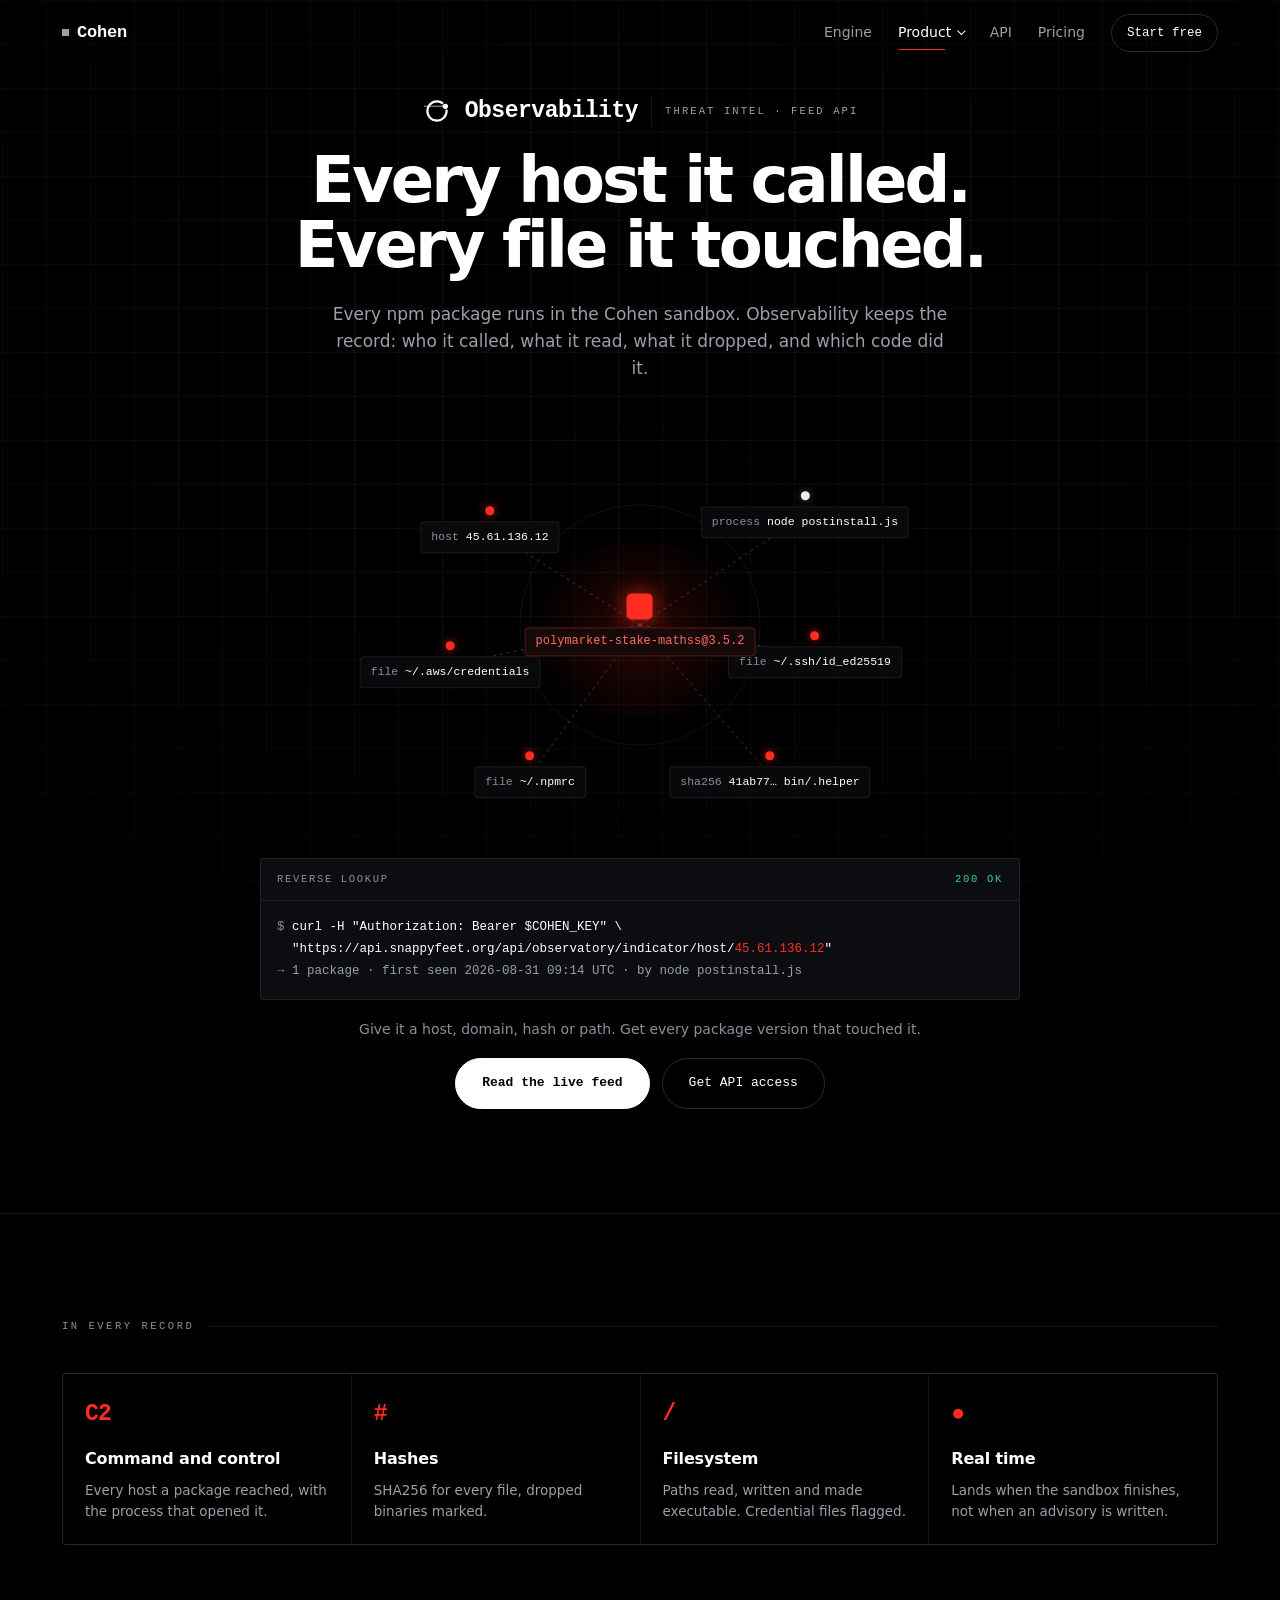
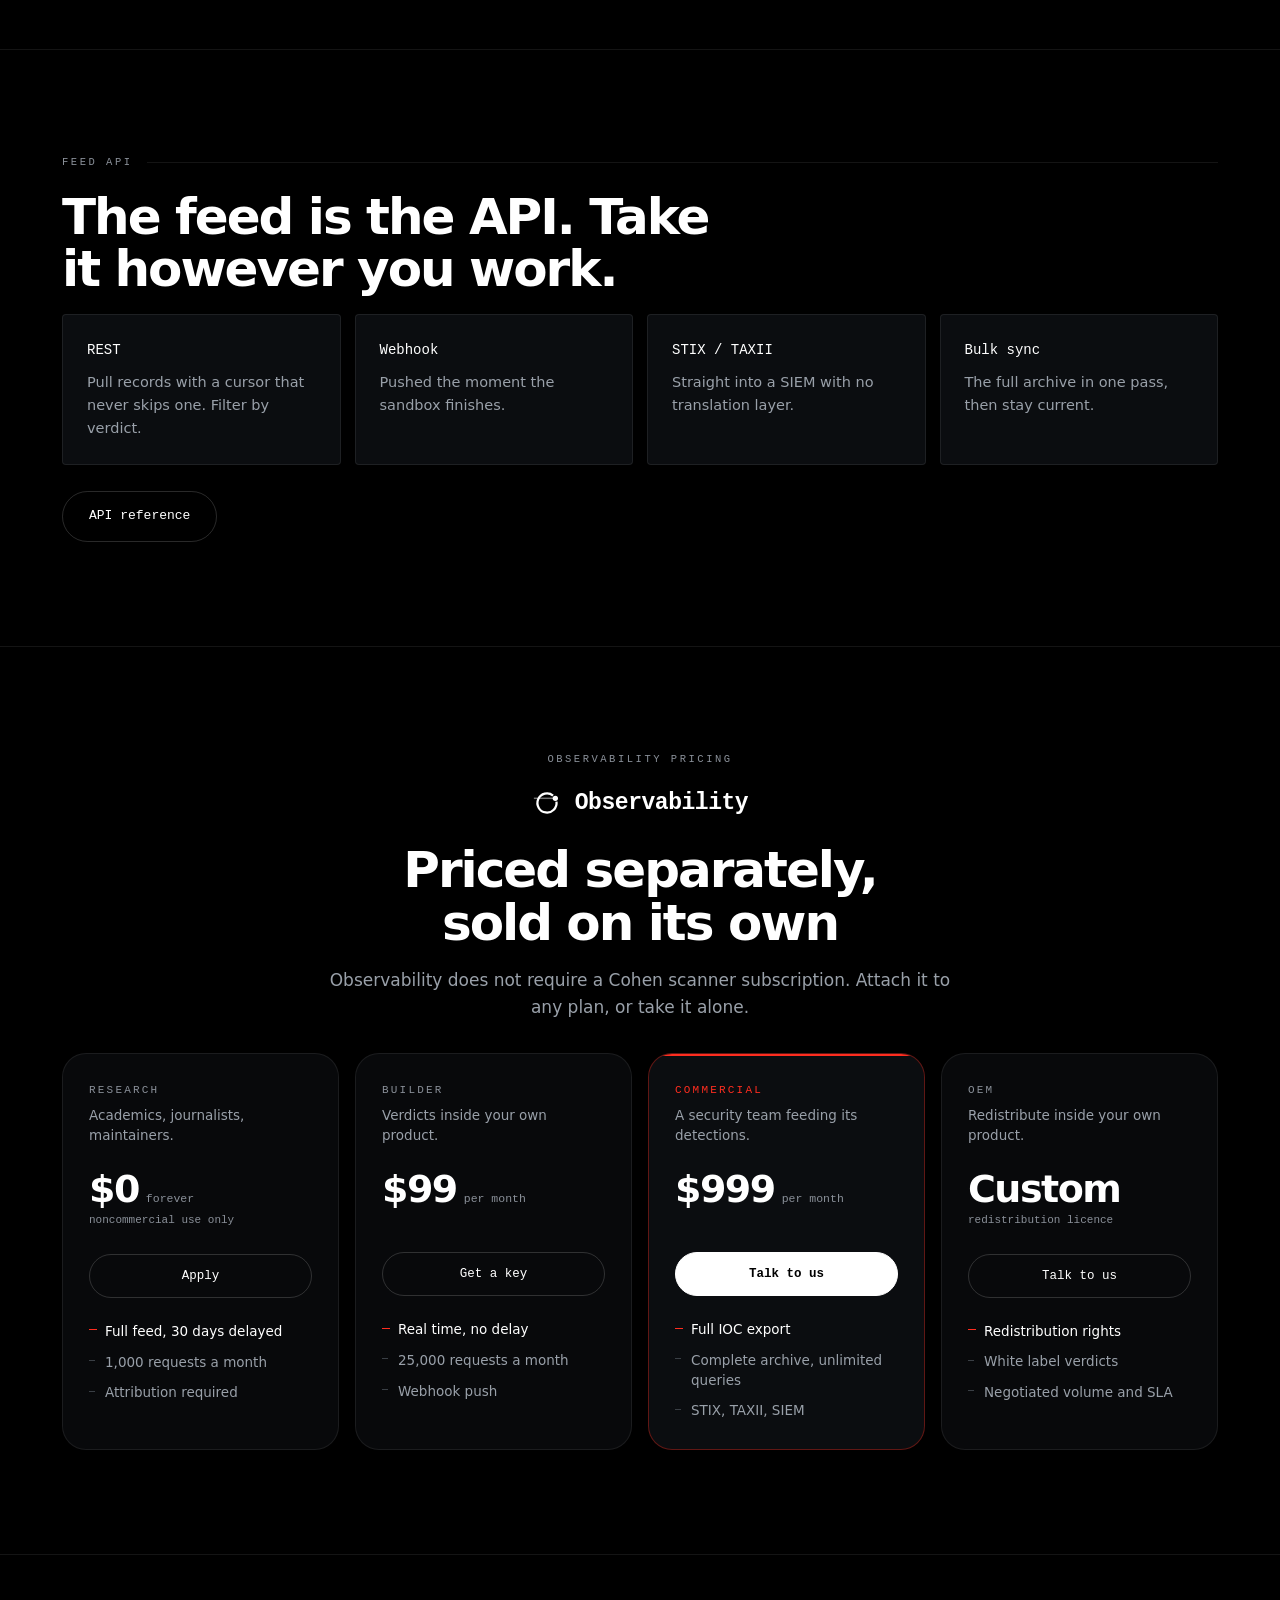
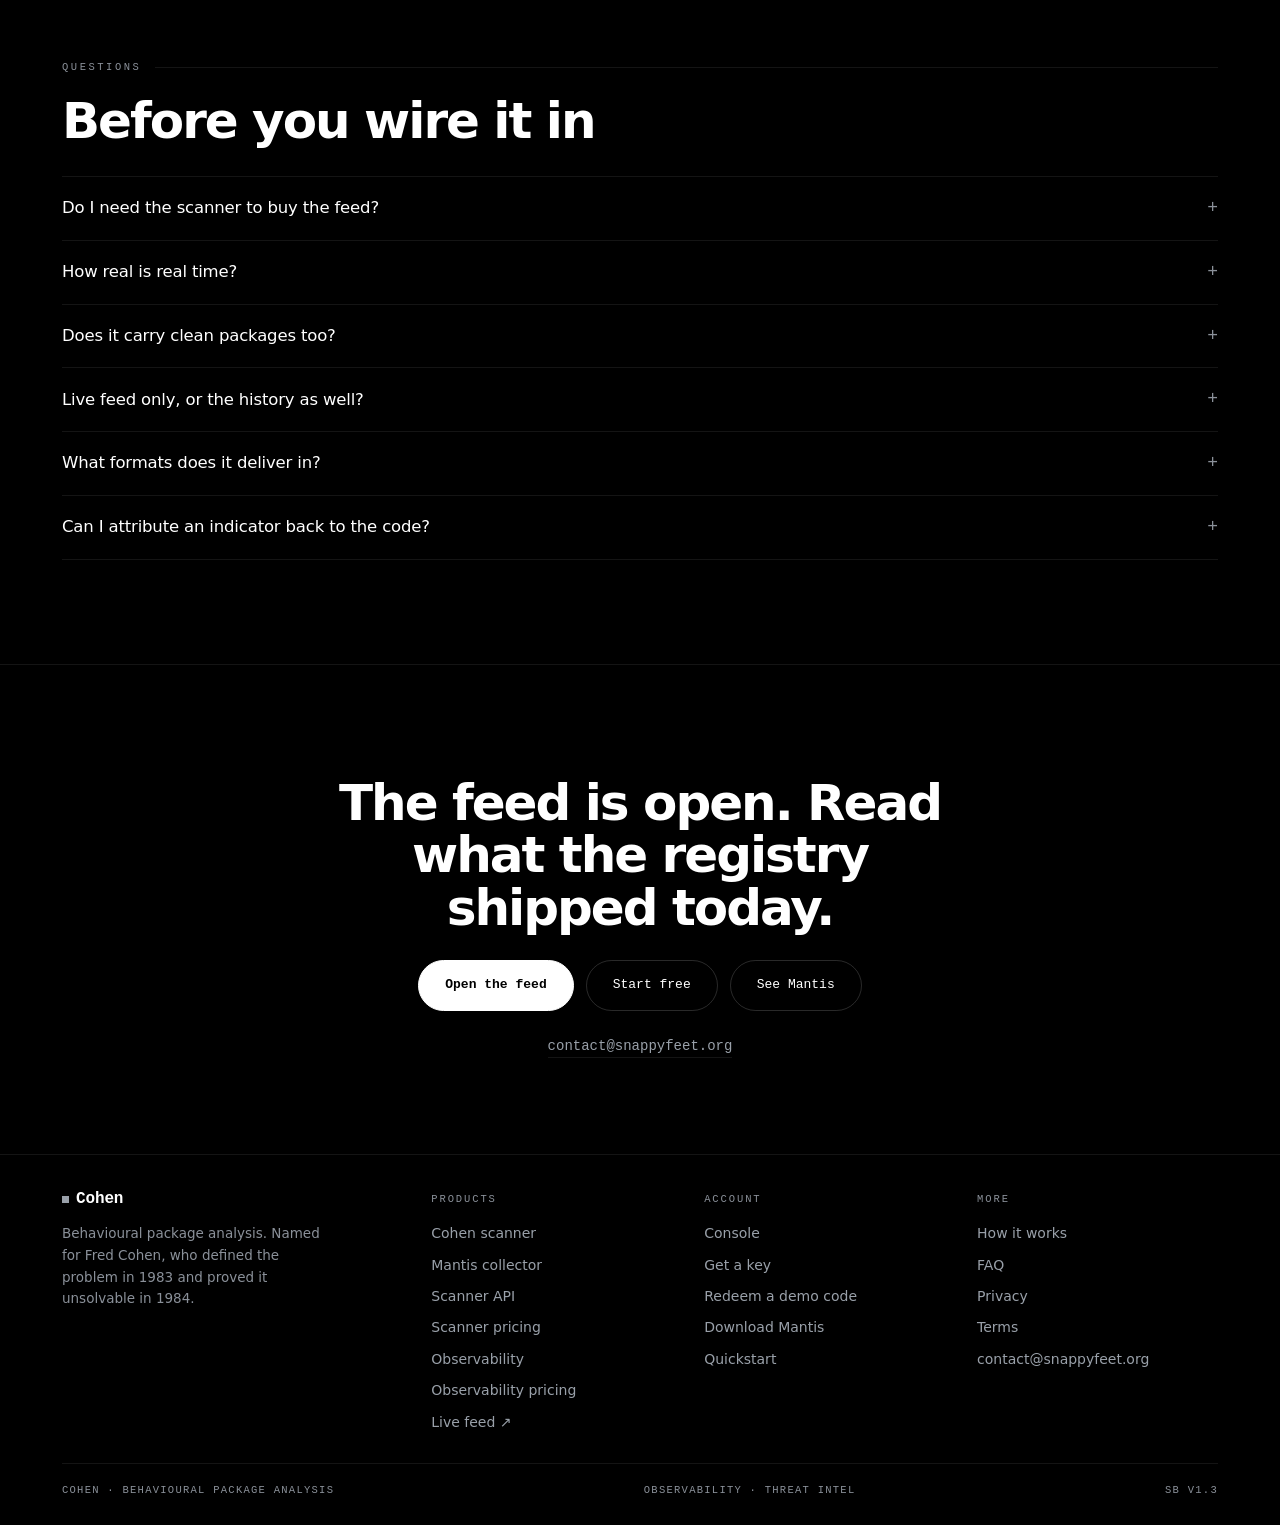
<file: observatory.html>
<!DOCTYPE html>
<html lang="en">
<head>
<meta charset="utf-8">
<title>Observatory is now Observability · Cohen</title>
<link rel="canonical" href="observability.html">
<meta name="robots" content="noindex">
<meta http-equiv="refresh" content="0; url=observability.html">
<script>location.replace('observability.html' + location.search + location.hash);</script>
</head>
<body>
<p>Observatory is now Observability. <a href="observability.html">Continue</a>.</p>
</body>
</html>
</file>
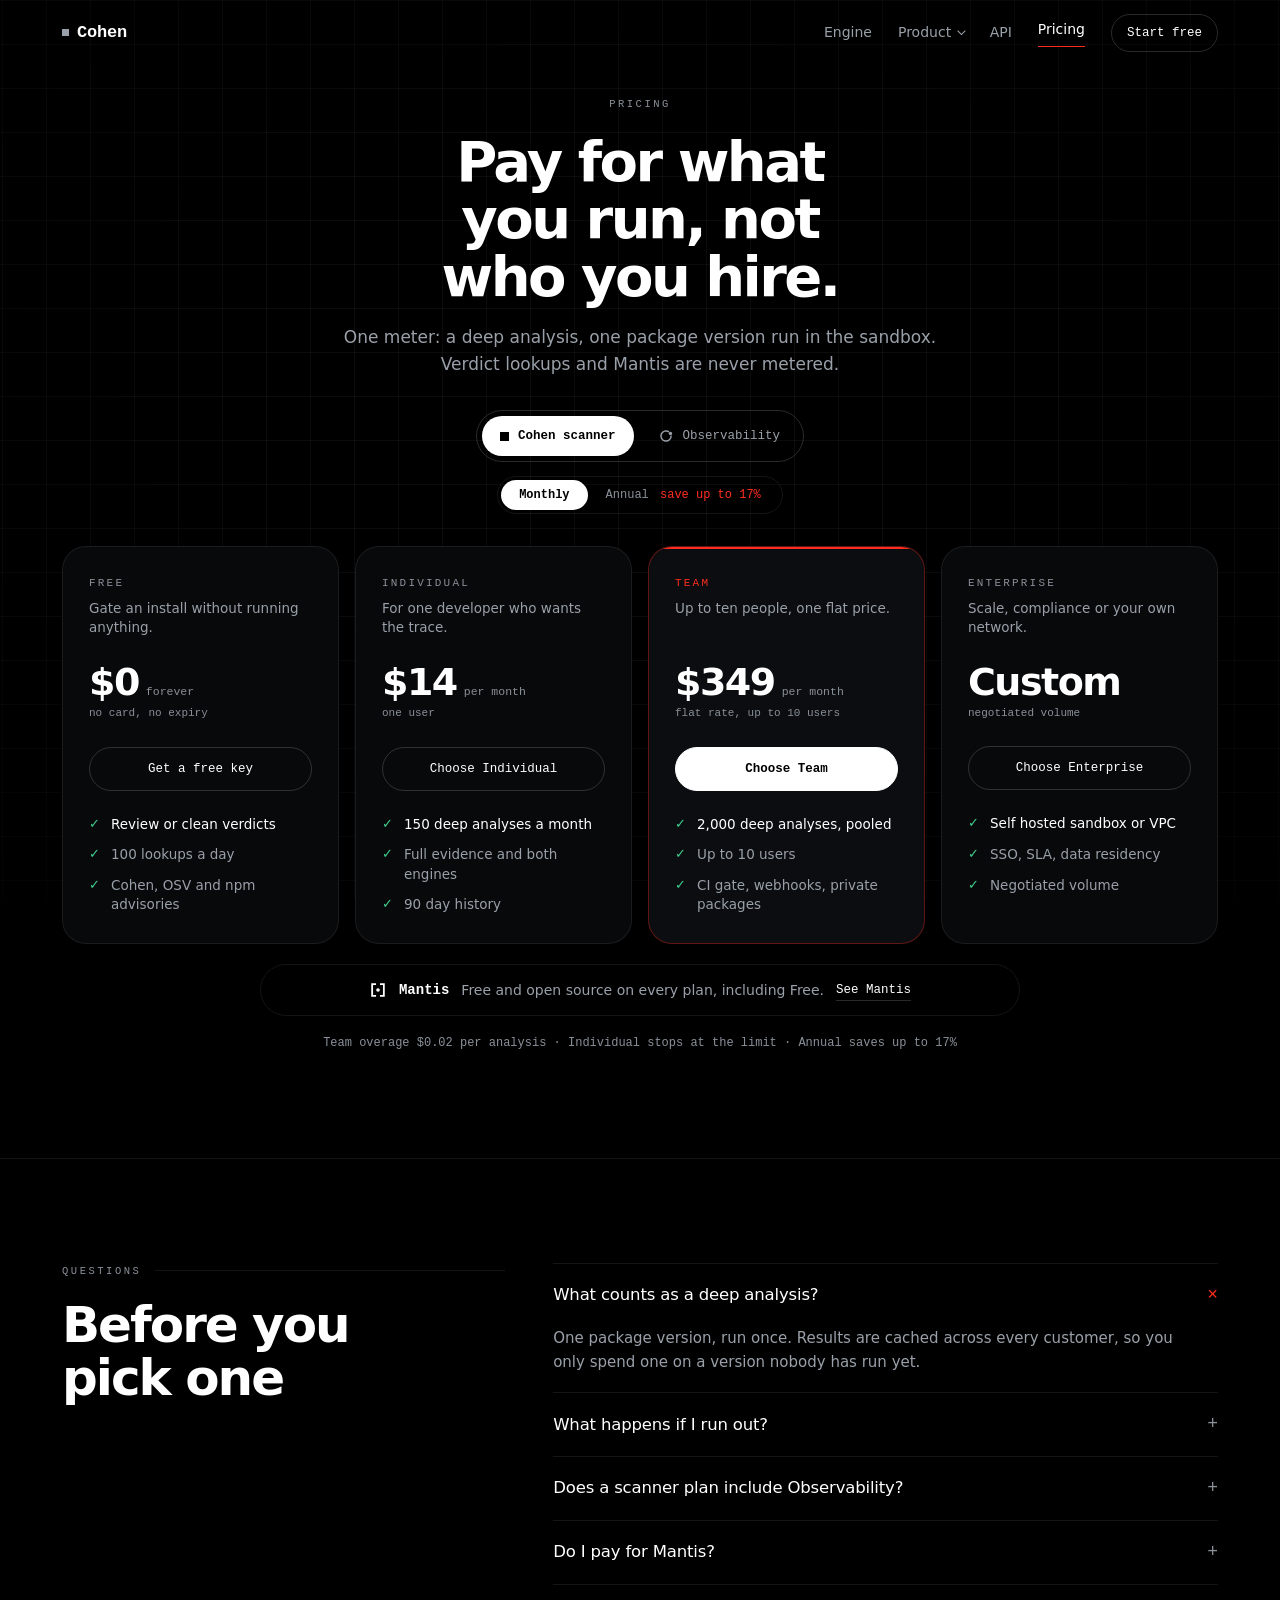
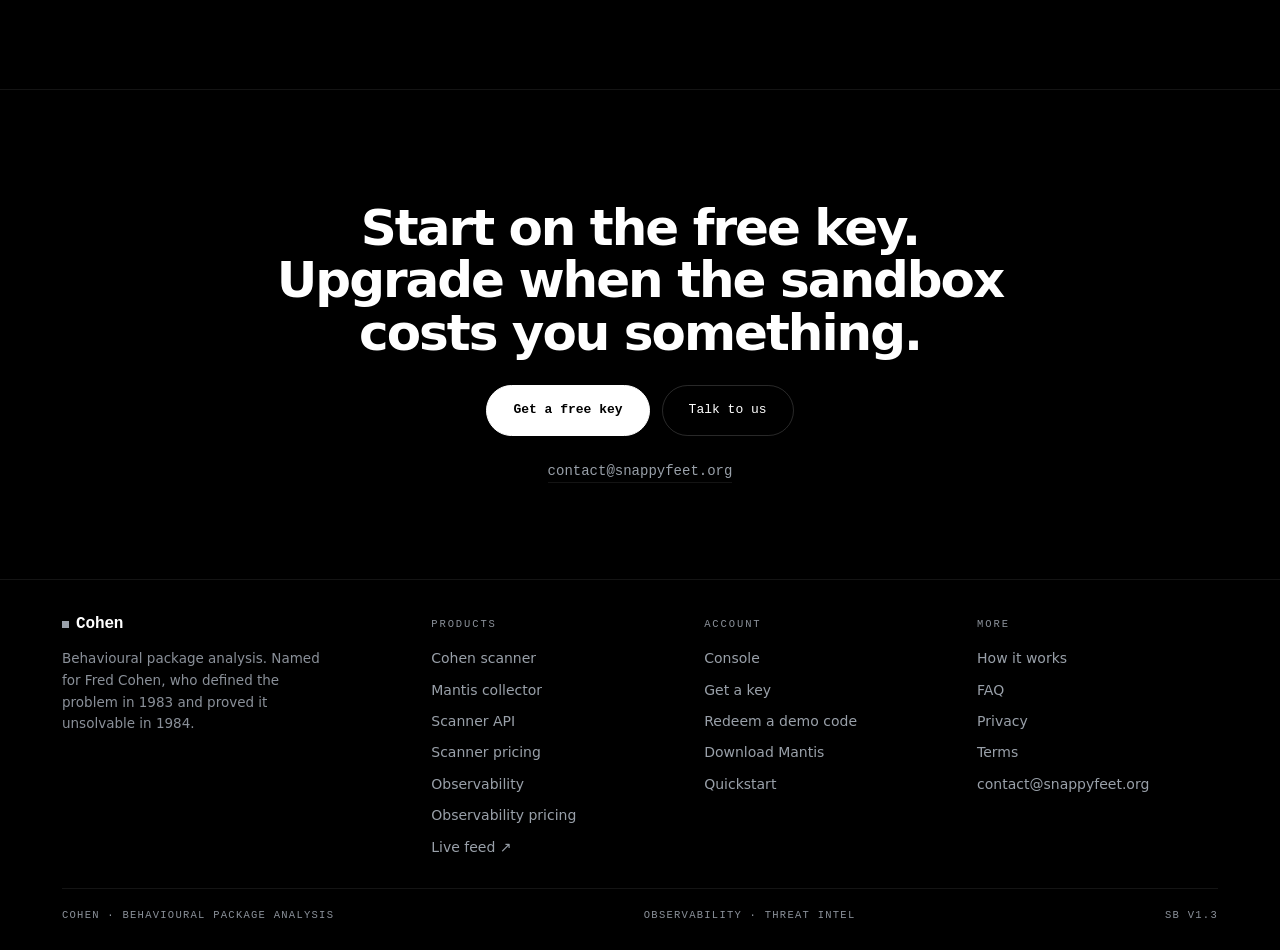
<file: pricing.html>
<!DOCTYPE html>
<html lang="en">
<head>
<meta charset="utf-8">
<meta name="viewport" content="width=device-width, initial-scale=1">
<title>Pricing · Cohen</title>
<meta name="description" content="Pay for what you run, not who you hire. Deep analysis pricing, flat rate teams, and unlimited verdict lookups.">
<link rel="icon" href="data:image/svg+xml,%3Csvg%20xmlns=%27http://www.w3.org/2000/svg%27%20viewBox=%270%200%2032%2032%27%3E%3Crect%20width=%2732%27%20height=%2732%27%20fill=%27%23000%27/%3E%3Crect%20x=%2711%27%20y=%2711%27%20width=%2710%27%20height=%2710%27%20fill=%27%23fff%27/%3E%3C/svg%3E">
<link rel="stylesheet" href="styles.css">
<link rel="stylesheet" href="pricing.css">
</head>
<body>

<a class="skip" href="#main">Skip to content</a>
<div class="grid" aria-hidden="true"><div class="grid-in"><i></i><i></i><i></i><i></i><i></i><i></i><i></i><i></i><i></i><i></i><i></i><i></i></div></div>

<svg width="0" height="0" style="position:absolute" aria-hidden="true">
  <!-- Product marks. One filled point per mark; currentColor only; no radius.
       Use the -sm variants below 24px rendered — they are separate symbols,
       not scaled copies. See MARKS.md. -->
  <symbol id="mantis" viewBox="0 0 32 32">
    <path d="M12 6 H6 V26 H12" fill="none" stroke="currentColor" stroke-width="2.4" stroke-linejoin="miter" stroke-linecap="butt"/>
    <path d="M20 6 H26 V26 H20" fill="none" stroke="currentColor" stroke-width="2.4" stroke-linejoin="miter" stroke-linecap="butt"/>
    <circle cx="16" cy="16" r="2.6" fill="currentColor"/>
  </symbol>

  <symbol id="mantis-sm" viewBox="0 0 32 32">
    <path d="M12.5 5.6 H5.6 V26.4 H12.5" fill="none" stroke="currentColor" stroke-width="3.2" stroke-linejoin="miter" stroke-linecap="butt"/>
    <path d="M19.5 5.6 H26.4 V26.4 H19.5" fill="none" stroke="currentColor" stroke-width="3.2" stroke-linejoin="miter" stroke-linecap="butt"/>
    <circle cx="16" cy="16" r="3.2" fill="currentColor"/>
  </symbol>

  <symbol id="observability" viewBox="0 0 32 32">
    <path d="M2 11 H24.89" stroke="currentColor" fill="none" stroke-width="1.6" stroke-linecap="butt" opacity=".45"/>
    <path d="M26.10 14.57 A10.2 10.2 0 1 1 22.47 8.11" fill="none" stroke="currentColor" stroke-width="2.4" stroke-linecap="butt"/>
    <circle cx="24.89" cy="11" r="2.8" fill="currentColor"/>
  </symbol>

  <symbol id="observability-sm" viewBox="0 0 32 32">
    <path d="M26.17 15.21 A10.2 10.2 0 1 1 21.95 7.72" fill="none" stroke="currentColor" stroke-width="3" stroke-linecap="butt"/>
    <circle cx="24.89" cy="11" r="3.4" fill="currentColor"/>
  </symbol>
</svg>

<div class="nav" id="nav">
  <div class="w">
    <a class="mark" href="index.html" aria-label="Cohen, home"><i aria-hidden="true"></i>Cohen</a>
    <button class="burger" id="burger" aria-expanded="false" aria-controls="navlinks" aria-label="Menu"><i></i><i></i><i></i></button>
    <div class="nav-links" id="navlinks">
      <a href="index.html">Engine</a>

      <div class="drop" id="dropW">
        <button class="drop-t" id="dropT" type="button" aria-expanded="false" aria-controls="dropM">Product</button>
        <div class="drop-m" id="dropM">
          <div class="drop-card">
            <div class="row">
              <a class="api" href="api.html#packages">API</a>
              <a class="rmain" href="mantis.html">
                <span class="dn">Mantis</span>
                <span class="dd">Reads a project and resolves the whole dependency tree.</span>
              </a>
            </div>
            <div class="row">
              <a class="api" href="api.html#observability">API</a>
              <a class="rmain" href="observability.html">
                <span class="dn">Observability</span>
                <span class="dd">The threat intel record and its feed API.</span>
              </a>
            </div>
            <div class="row soon">
              <span class="api soon-chip">SOON</span>
              <div class="rmain">
                <span class="dn">N-Day Research</span>
                <span class="dd">Research on known, disclosed vulnerabilities.</span>
              </div>
            </div>
          </div>
        </div>
      </div>

      <a href="api.html">API</a>

      <a class="here" href="pricing.html">Pricing</a>
      <a class="nav-cta" href="https://console.snappyfeet.org/">Start free</a>
    </div>
  </div>
</div>

<main id="main" class="sub pr">

<!-- 1 · PLANS -->
<section class="s" id="pricing">
  <div class="w center">
    <p class="eyebrow">PRICING</p>
    <h1 class="pr-h1">Pay for what you run, not who you hire.</h1>
    <p class="lede">One meter: a deep analysis, one package version run in the sandbox. Verdict
      lookups and Mantis are never metered.</p>

    <div class="pr-tabs" role="tablist" aria-label="Product">
      <button class="ptab on" role="tab" aria-selected="true" data-p="scanner" type="button"><i class="sq" aria-hidden="true"></i>Cohen scanner</button>
      <button class="ptab" role="tab" aria-selected="false" data-p="intel" type="button"><svg aria-hidden="true"><use href="#observability-sm"/></svg>Observability</button>
    </div>
    <div class="toggle" role="group" aria-label="Billing period">
      <button id="tMonthly" class="on" type="button">Monthly</button>
      <button id="tAnnual" type="button">Annual <span class="save">save up to 17%</span></button>
    </div>
  </div>

  <div class="w">
    <div data-panel="scanner">
      <div class="tiers" id="tiers"></div>
      <a class="pr-mantis" href="mantis.html">
        <svg aria-hidden="true"><use href="#mantis-sm"/></svg>
        <b>Mantis</b>
        <span>Free and open source on every plan, including Free.</span>
        <em>See Mantis</em>
      </a>
      <p class="pr-foot">Team overage $0.02 per analysis &middot; Individual stops at the limit &middot; Annual saves up to 17%</p>
    </div>
    <div data-panel="intel" hidden>
      <div class="tiers" id="intelTiers"></div>
      <p class="pr-foot">Sold on its own &middot; Metered by requests, not analyses &middot; No scanner plan needed &middot; <a href="observability.html">See Observability</a></p>
    </div>
  </div>
</section>

<!-- 2 · QUESTIONS -->
<section class="s rule" id="faq">
  <div class="w pr-faq">
    <div>
      <p class="eyebrow">QUESTIONS</p>
      <h2 class="h2">Before you pick one</h2>
    </div>
    <div class="faq" style="margin-top:0">
      <details open><summary>What counts as a deep analysis?</summary>
        <p>One package version, run once. Results are cached across every customer, so you only
          spend one on a version nobody has run yet.</p></details>
      <details><summary>What happens if I run out?</summary>
        <p>Individual stops at the limit. Team keeps going at $0.02 an analysis and tells you first.
          Nothing upgrades without asking.</p></details>
      <details><summary>Does a scanner plan include Observability?</summary>
        <p>No. They are separate products with separate meters, and either can be bought alone.</p></details>
      <details><summary>Do I pay for Mantis?</summary>
        <p>No. It is free and open source on every plan, Free included.</p></details>
    </div>
  </div>
</section>

<!-- 3 · CLOSE -->
<section class="s cta rule">
  <div class="w">
    <h2 class="h2" style="max-width:21ch">Start on the free key. Upgrade when the sandbox costs you something.</h2>
    <div class="btns">
      <a class="b f" href="https://console.snappyfeet.org/">Get a free key</a>
      <a class="b g" href="contact.html">Talk to us</a>
    </div>
    <a class="mail" href="mailto:contact@snappyfeet.org">contact@snappyfeet.org</a>
  </div>
</section>

</main>

<footer class="foot">
  <div class="w">
    <div class="fgrid">
      <div>
        <a class="mark" href="index.html" style="font-size:16px" aria-label="Cohen, home"><i aria-hidden="true"></i>Cohen</a>
        <p style="color:var(--ash2);font-size:13.5px;margin:16px 0 0;max-width:32ch">Behavioural package analysis. Named for Fred Cohen, who defined the problem in 1983 and proved it unsolvable in 1984.</p>
      </div>
      <div>
        <h5>PRODUCTS</h5>
        <ul>
          <li><a href="index.html#evidence">Cohen scanner</a></li>
          <li><a href="mantis.html">Mantis collector</a></li>
          <li><a href="api.html">Scanner API</a></li>
          <li><a href="pricing.html">Scanner pricing</a></li>
          <li><a href="observability.html">Observability</a></li>
          <li><a href="observability.html#observability-pricing">Observability pricing</a></li>
          <li><a href="https://trail.snappyfeet.org">Live feed &#8599;</a></li>
        </ul>
      </div>
      <div>
        <h5>ACCOUNT</h5>
        <ul>
          <li><a href="https://console.snappyfeet.org/">Console</a></li>
          <li><a href="https://console.snappyfeet.org/">Get a key</a></li>
          <li><a href="https://console.snappyfeet.org/demo">Redeem a demo code</a></li>
          <li><a href="https://github.com/Anurag-Chevendra/Mantis">Download Mantis</a></li>
          <li><a href="api.html#quickstart">Quickstart</a></li>
        </ul>
      </div>
      <div>
        <h5>MORE</h5>
        <ul>
          <li><a href="method.html">How it works</a></li>
          <li><a href="pricing.html#faq">FAQ</a></li>
          <li><a href="privacy.html">Privacy</a></li>
          <li><a href="terms.html">Terms</a></li>
          <li><a href="mailto:contact@snappyfeet.org">contact@snappyfeet.org</a></li>
        </ul>
      </div>
    </div>
    <div class="fbar">
      <span>COHEN · BEHAVIOURAL PACKAGE ANALYSIS</span>
      <span>OBSERVABILITY · THREAT INTEL</span>
      <span>SB V1.3</span>
    </div>
  </div>
</footer>

<script src="app.js" defer></script>
</body>
</html>
</file>
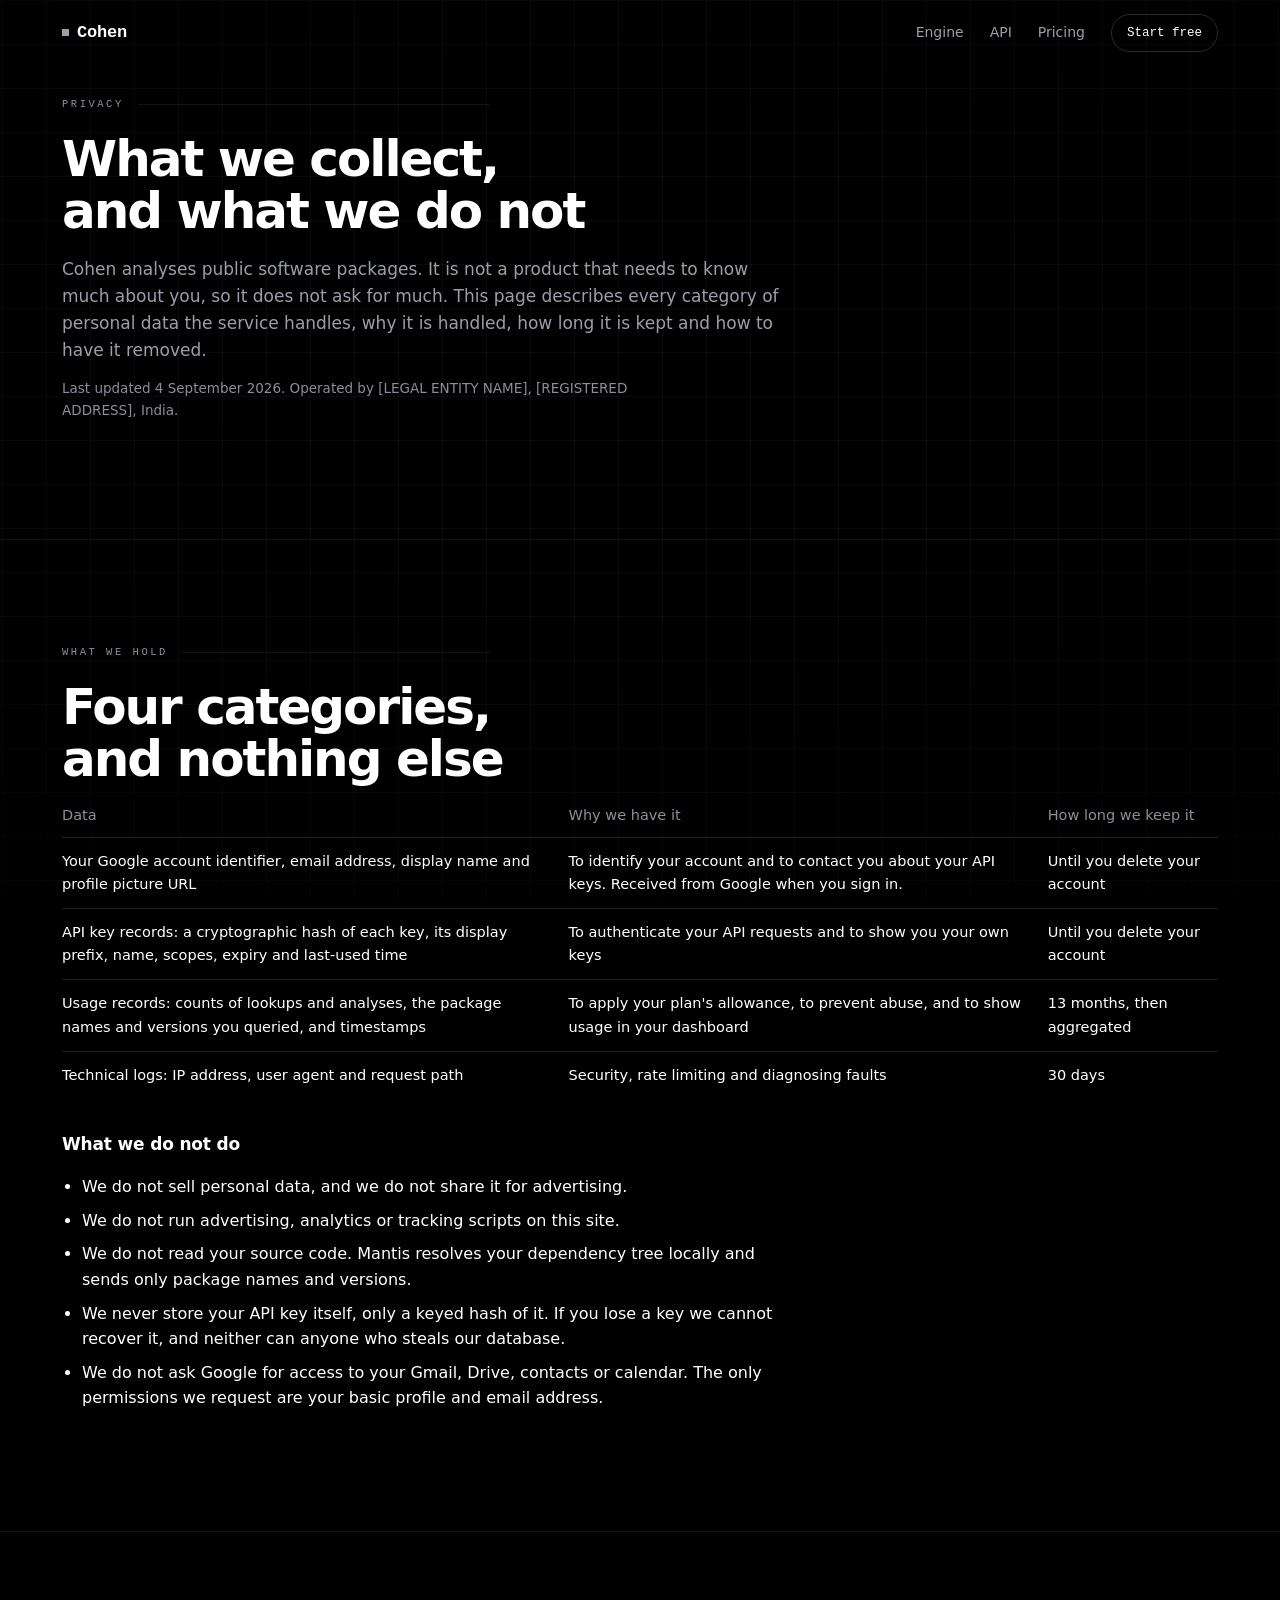
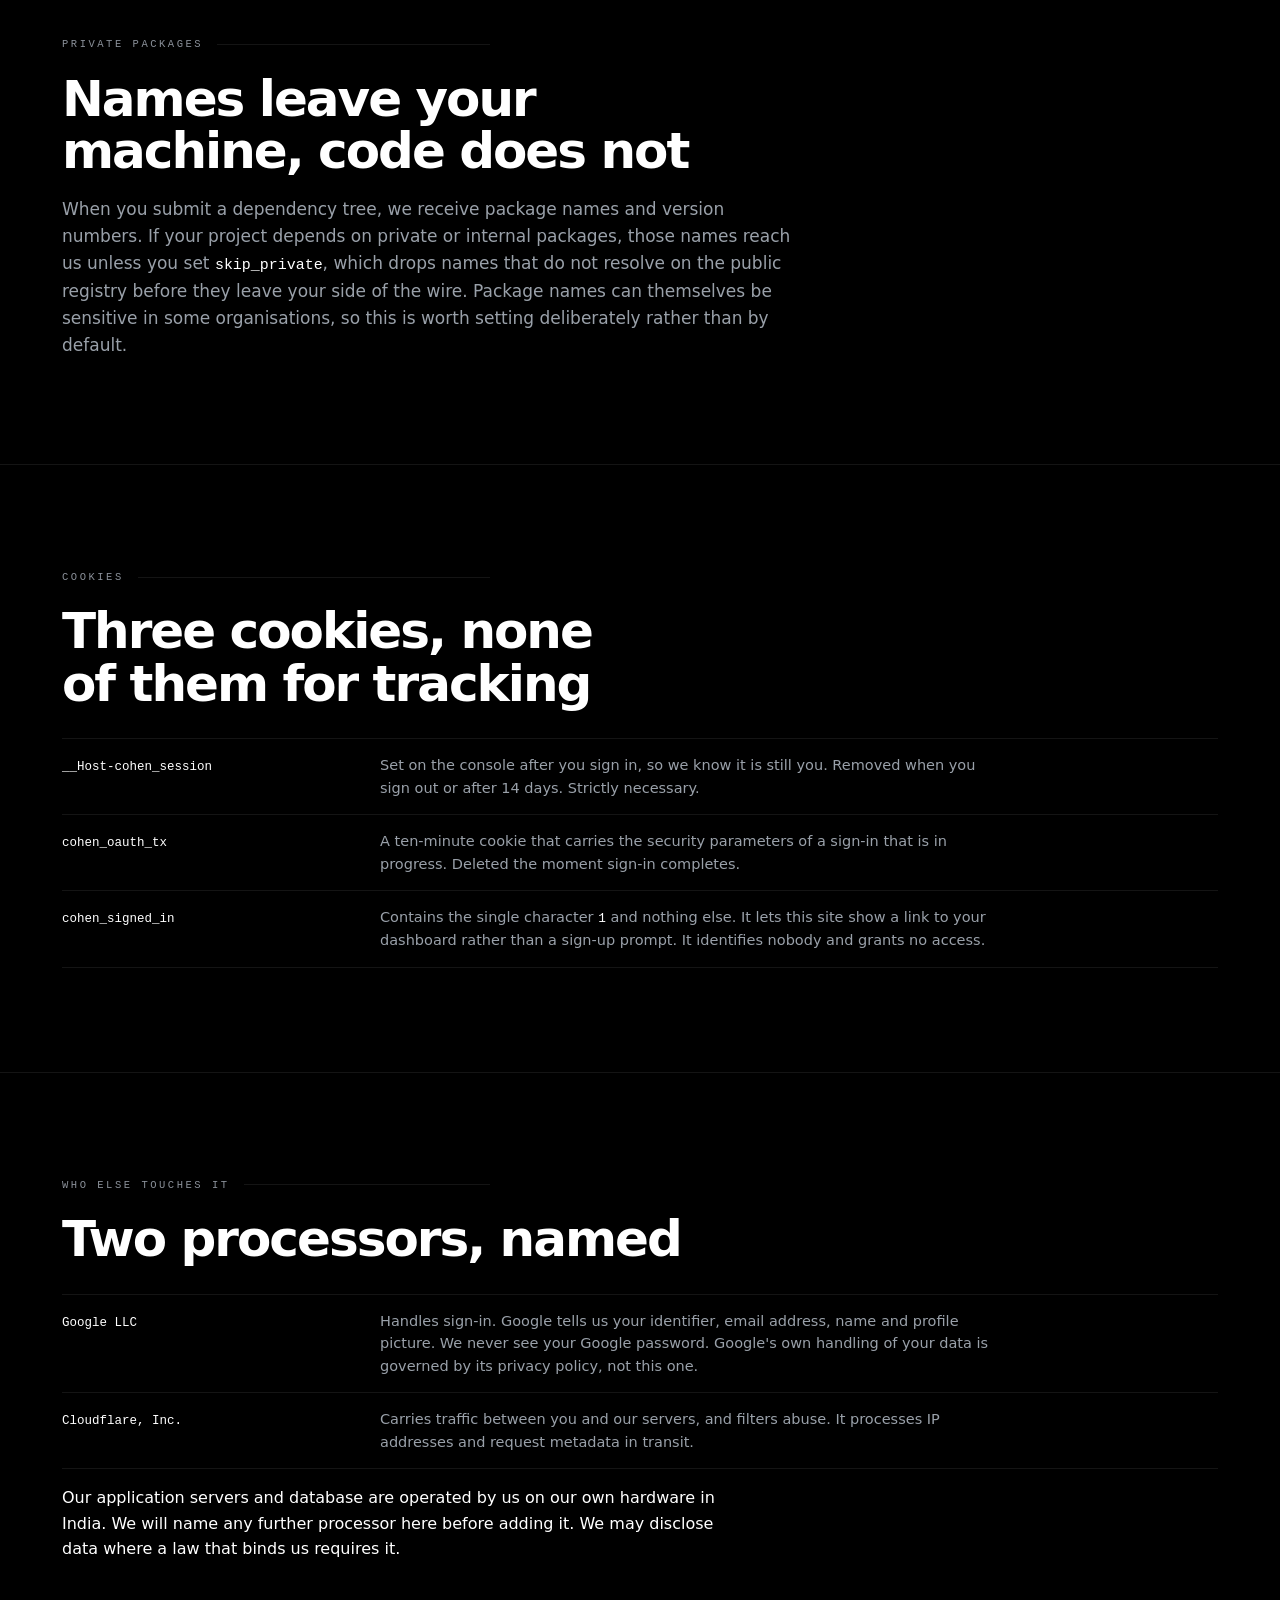
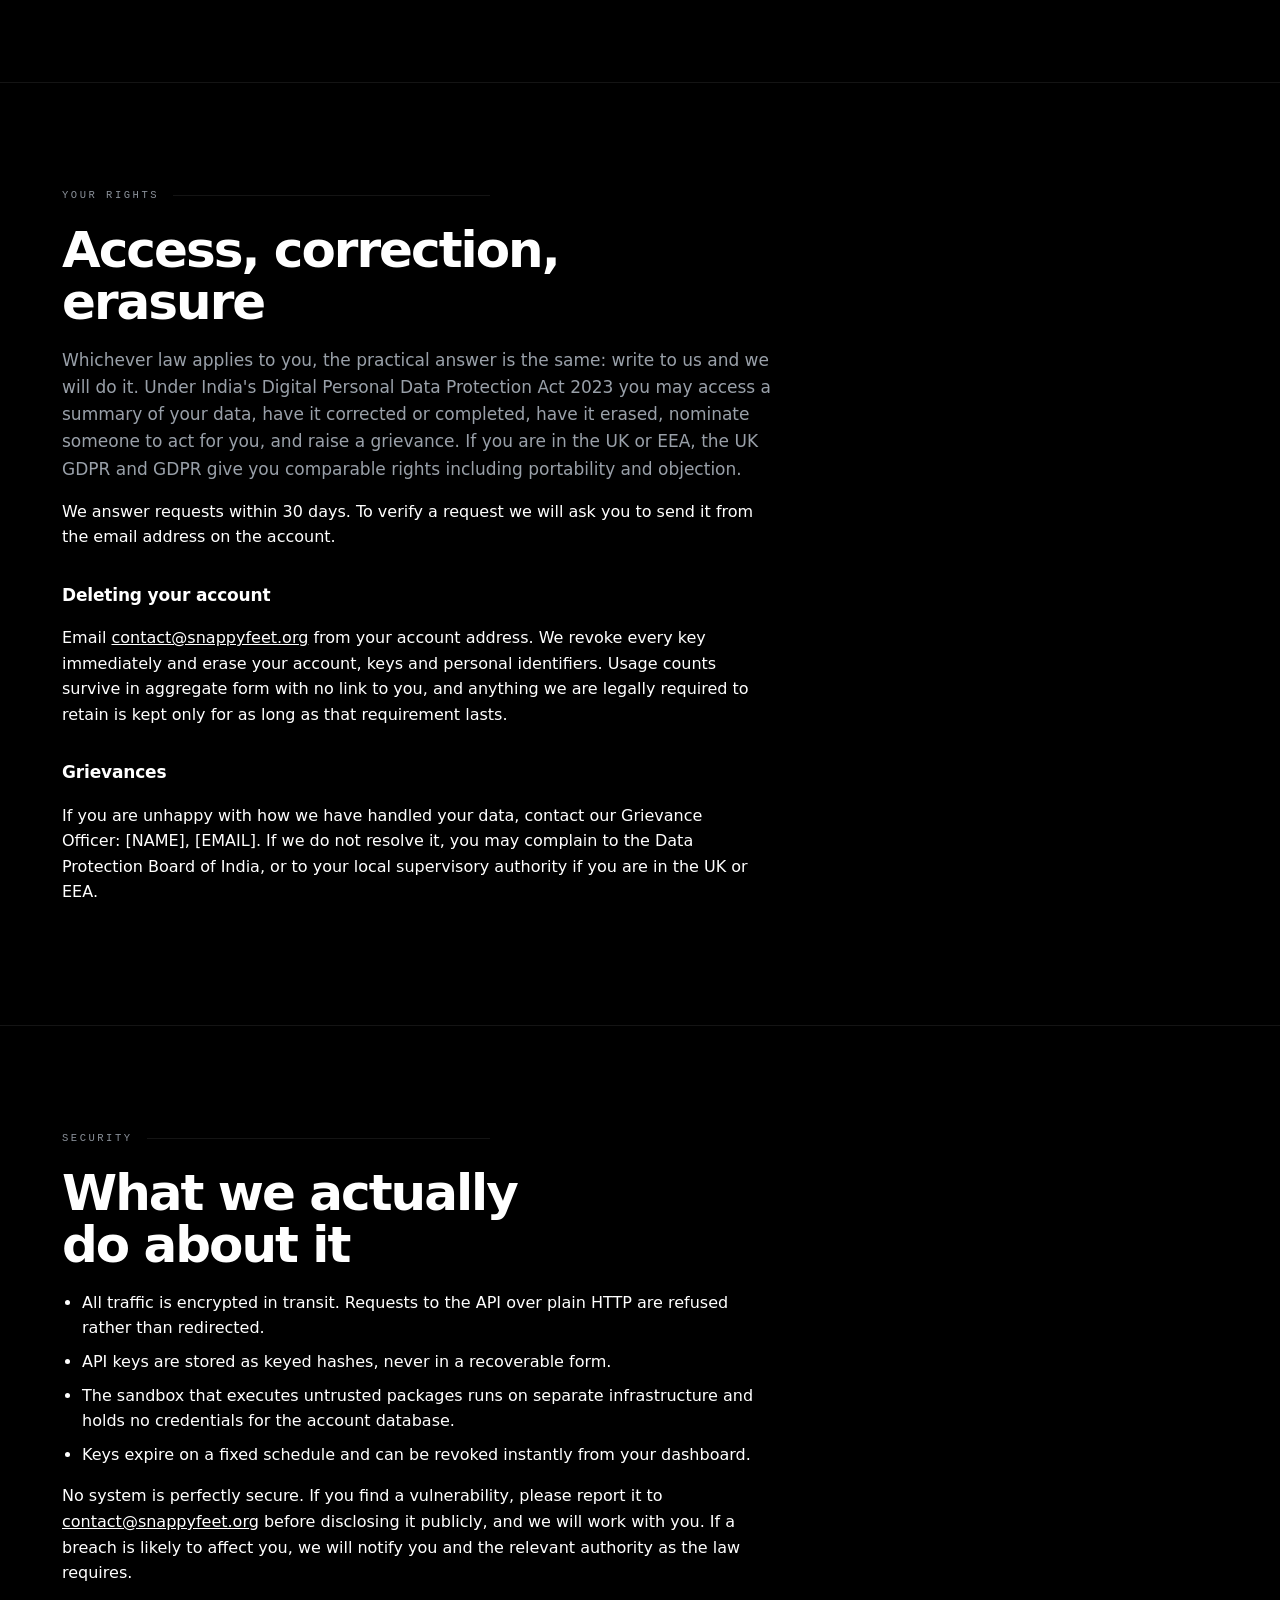
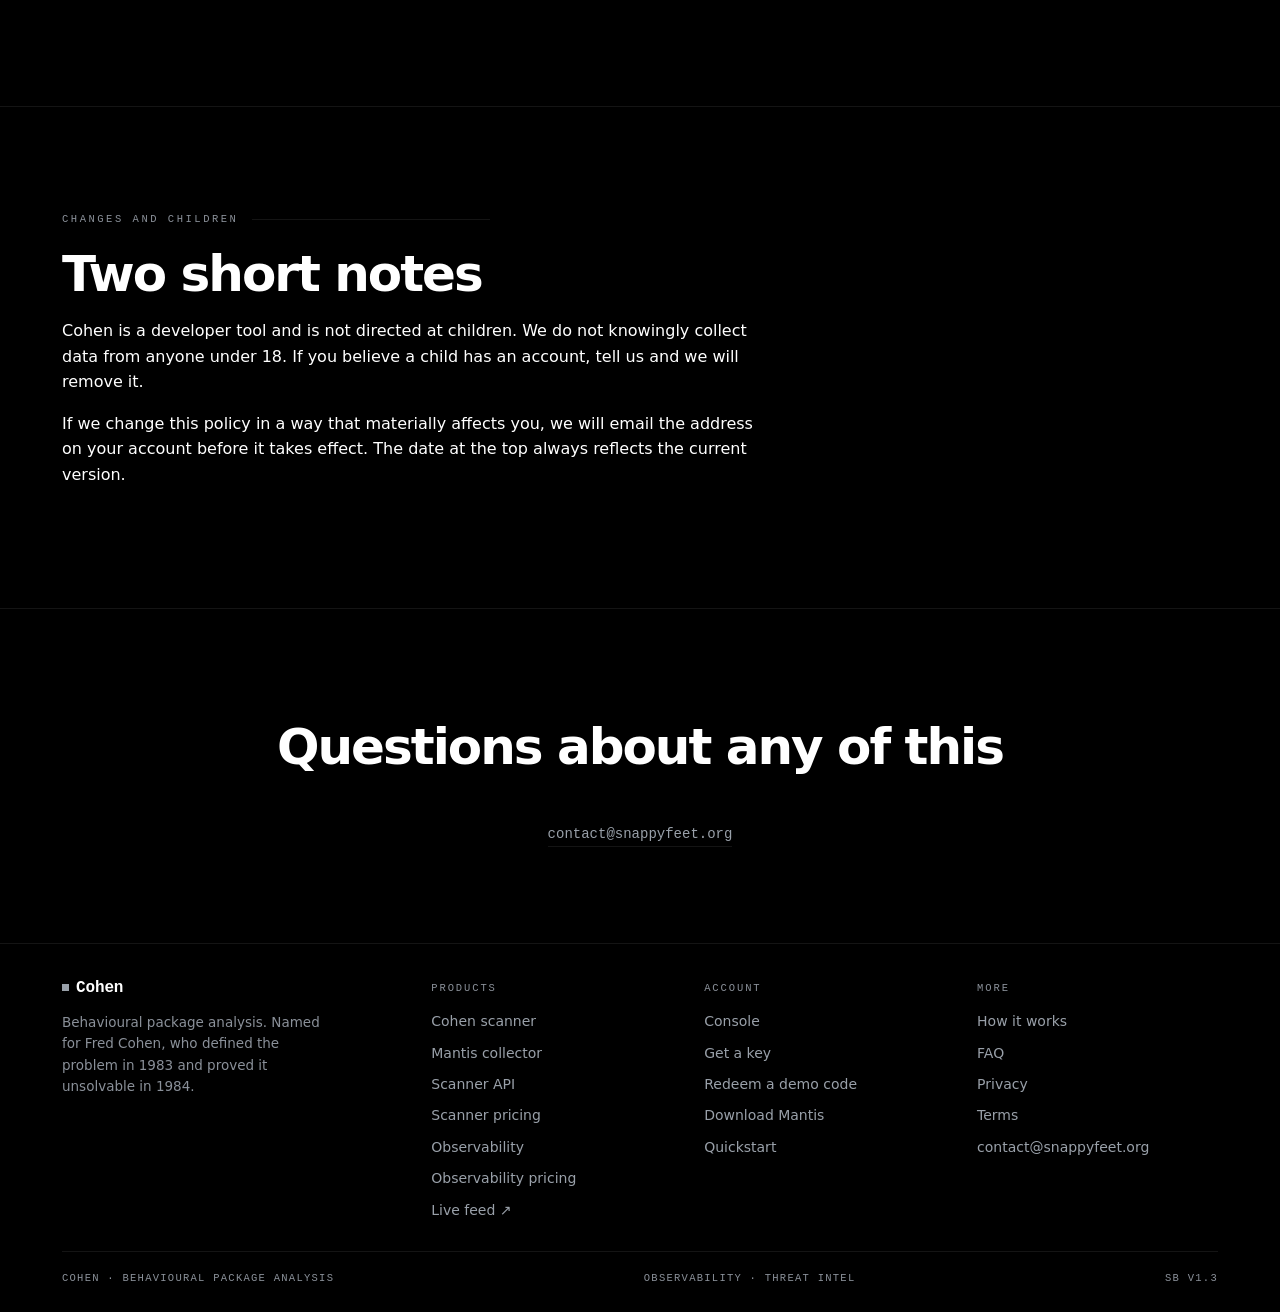
<file: privacy.html>
<!DOCTYPE html>
<html lang="en">
<head>
<meta charset="utf-8">
<meta name="viewport" content="width=device-width, initial-scale=1">
<title>Privacy · Cohen</title>
<meta name="description" content="What Cohen collects, why, how long it is kept, and how to have it deleted.">
<link rel="icon" href="data:image/svg+xml,%3Csvg%20xmlns=%27http://www.w3.org/2000/svg%27%20viewBox=%270%200%2032%2032%27%3E%3Crect%20width=%2732%27%20height=%2732%27%20fill=%27%23000%27/%3E%3Crect%20x=%2711%27%20y=%2711%27%20width=%2710%27%20height=%2710%27%20fill=%27%23fff%27/%3E%3C/svg%3E">
<link rel="stylesheet" href="styles.css">
<style>
  .legal h3{font-size:17px;margin:32px 0 10px;letter-spacing:-.01em}
  .legal p,.legal li{max-width:68ch}
  .legal ul{padding-left:20px}
  .legal li{margin:0 0 8px}
  .legal table{width:100%;border-collapse:collapse;margin:18px 0;font-size:14.5px}
  .legal th{text-align:left;font-weight:500;padding:0 14px 10px 0;color:var(--ash2)}
  .legal td{padding:12px 14px 12px 0;border-top:1px solid var(--line,#1f1f1f);vertical-align:top}
  .stamp{font-size:13.5px;color:var(--ash2)}
</style>
</head>
<body>
<a class="skip" href="#main">Skip to content</a>
<div class="grid" aria-hidden="true"><div class="grid-in"><i></i><i></i><i></i><i></i><i></i><i></i><i></i><i></i><i></i><i></i><i></i><i></i></div></div>

<svg width="0" height="0" style="position:absolute" aria-hidden="true">
  <!-- Product marks. One filled point per mark; currentColor only; no radius.
       Use the -sm variants below 24px rendered — they are separate symbols,
       not scaled copies. See MARKS.md. -->
  <symbol id="mantis" viewBox="0 0 32 32">
    <path d="M12 6 H6 V26 H12" fill="none" stroke="currentColor" stroke-width="2.4" stroke-linejoin="miter" stroke-linecap="butt"/>
    <path d="M20 6 H26 V26 H20" fill="none" stroke="currentColor" stroke-width="2.4" stroke-linejoin="miter" stroke-linecap="butt"/>
    <circle cx="16" cy="16" r="2.6" fill="currentColor"/>
  </symbol>

  <symbol id="mantis-sm" viewBox="0 0 32 32">
    <path d="M12.5 5.6 H5.6 V26.4 H12.5" fill="none" stroke="currentColor" stroke-width="3.2" stroke-linejoin="miter" stroke-linecap="butt"/>
    <path d="M19.5 5.6 H26.4 V26.4 H19.5" fill="none" stroke="currentColor" stroke-width="3.2" stroke-linejoin="miter" stroke-linecap="butt"/>
    <circle cx="16" cy="16" r="3.2" fill="currentColor"/>
  </symbol>

  <symbol id="observability" viewBox="0 0 32 32">
    <path d="M2 11 H24.89" stroke="currentColor" fill="none" stroke-width="1.6" stroke-linecap="butt" opacity=".45"/>
    <path d="M26.10 14.57 A10.2 10.2 0 1 1 22.47 8.11" fill="none" stroke="currentColor" stroke-width="2.4" stroke-linecap="butt"/>
    <circle cx="24.89" cy="11" r="2.8" fill="currentColor"/>
  </symbol>

  <symbol id="observability-sm" viewBox="0 0 32 32">
    <path d="M26.17 15.21 A10.2 10.2 0 1 1 21.95 7.72" fill="none" stroke="currentColor" stroke-width="3" stroke-linecap="butt"/>
    <circle cx="24.89" cy="11" r="3.4" fill="currentColor"/>
  </symbol>
</svg>

<div class="nav" id="nav">
  <div class="w">
    <a class="mark" href="index.html" aria-label="Cohen, home"><i aria-hidden="true"></i>Cohen</a>
    <button class="burger" id="burger" aria-expanded="false" aria-controls="navlinks" aria-label="Menu"><i></i><i></i><i></i></button>
    <div class="nav-links" id="navlinks">
      <a href="index.html">Engine</a>
      <a href="api.html">API</a>
      <a href="pricing.html">Pricing</a>
      <a class="nav-cta" href="https://console.snappyfeet.org/">Start free</a>
    </div>
  </div>
</div>

<main id="main" class="sub legal">

<section class="s rule">
  <div class="w">
    <p class="eyebrow">PRIVACY</p>
    <h2 class="h2 wide">What we collect, and what we do not</h2>
    <p class="lede">
      Cohen analyses public software packages. It is not a product that needs to
      know much about you, so it does not ask for much. This page describes every
      category of personal data the service handles, why it is handled, how long
      it is kept and how to have it removed.
    </p>
    <p class="stamp">
      Last updated 4 September 2026. Operated by [LEGAL ENTITY NAME], [REGISTERED ADDRESS], India.
    </p>
  </div>
</section>

<section class="s rule">
  <div class="w">
    <p class="eyebrow">WHAT WE HOLD</p>
    <h2 class="h2">Four categories, and nothing else</h2>

    <table>
      <thead>
        <tr><th>Data</th><th>Why we have it</th><th>How long we keep it</th></tr>
      </thead>
      <tbody>
        <tr>
          <td>Your Google account identifier, email address, display name and profile picture URL</td>
          <td>To identify your account and to contact you about your API keys. Received from Google when you sign in.</td>
          <td>Until you delete your account</td>
        </tr>
        <tr>
          <td>API key records: a cryptographic hash of each key, its display prefix, name, scopes, expiry and last-used time</td>
          <td>To authenticate your API requests and to show you your own keys</td>
          <td>Until you delete your account</td>
        </tr>
        <tr>
          <td>Usage records: counts of lookups and analyses, the package names and versions you queried, and timestamps</td>
          <td>To apply your plan's allowance, to prevent abuse, and to show usage in your dashboard</td>
          <td>13 months, then aggregated</td>
        </tr>
        <tr>
          <td>Technical logs: IP address, user agent and request path</td>
          <td>Security, rate limiting and diagnosing faults</td>
          <td>30 days</td>
        </tr>
      </tbody>
    </table>

    <h3>What we do not do</h3>
    <ul>
      <li>We do not sell personal data, and we do not share it for advertising.</li>
      <li>We do not run advertising, analytics or tracking scripts on this site.</li>
      <li>We do not read your source code. Mantis resolves your dependency tree
        locally and sends only package names and versions.</li>
      <li>We never store your API key itself, only a keyed hash of it. If you lose
        a key we cannot recover it, and neither can anyone who steals our database.</li>
      <li>We do not ask Google for access to your Gmail, Drive, contacts or calendar.
        The only permissions we request are your basic profile and email address.</li>
    </ul>
  </div>
</section>

<section class="s rule">
  <div class="w">
    <p class="eyebrow">PRIVATE PACKAGES</p>
    <h2 class="h2">Names leave your machine, code does not</h2>
    <p class="lede">
      When you submit a dependency tree, we receive package names and version
      numbers. If your project depends on private or internal packages, those
      names reach us unless you set <code>skip_private</code>, which drops names
      that do not resolve on the public registry before they leave your side of
      the wire. Package names can themselves be sensitive in some organisations,
      so this is worth setting deliberately rather than by default.
    </p>
  </div>
</section>

<section class="s rule">
  <div class="w">
    <p class="eyebrow">COOKIES</p>
    <h2 class="h2">Three cookies, none of them for tracking</h2>
    <div class="flags">
      <div class="frow wide"><code>__Host-cohen_session</code>
        <p>Set on the console after you sign in, so we know it is still you. Removed
        when you sign out or after 14 days. Strictly necessary.</p></div>
      <div class="frow wide"><code>cohen_oauth_tx</code>
        <p>A ten-minute cookie that carries the security parameters of a sign-in
        that is in progress. Deleted the moment sign-in completes.</p></div>
      <div class="frow wide"><code>cohen_signed_in</code>
        <p>Contains the single character <code>1</code> and nothing else. It lets
        this site show a link to your dashboard rather than a sign-up prompt. It
        identifies nobody and grants no access.</p></div>
    </div>
  </div>
</section>

<section class="s rule">
  <div class="w">
    <p class="eyebrow">WHO ELSE TOUCHES IT</p>
    <h2 class="h2">Two processors, named</h2>
    <div class="flags">
      <div class="frow wide"><code>Google LLC</code>
        <p>Handles sign-in. Google tells us your identifier, email address, name and
        profile picture. We never see your Google password. Google's own handling of
        your data is governed by its privacy policy, not this one.</p></div>
      <div class="frow wide"><code>Cloudflare, Inc.</code>
        <p>Carries traffic between you and our servers, and filters abuse. It
        processes IP addresses and request metadata in transit.</p></div>
    </div>
    <p>
      Our application servers and database are operated by us on our own hardware
      in India. We will name any further processor here before adding it. We may
      disclose data where a law that binds us requires it.
    </p>
  </div>
</section>

<section class="s rule">
  <div class="w">
    <p class="eyebrow">YOUR RIGHTS</p>
    <h2 class="h2">Access, correction, erasure</h2>
    <p class="lede">
      Whichever law applies to you, the practical answer is the same: write to us
      and we will do it. Under India's Digital Personal Data Protection Act 2023
      you may access a summary of your data, have it corrected or completed, have
      it erased, nominate someone to act for you, and raise a grievance. If you are
      in the UK or EEA, the UK GDPR and GDPR give you comparable rights including
      portability and objection.
    </p>
    <p>
      We answer requests within 30 days. To verify a request we will ask you to
      send it from the email address on the account.
    </p>

    <h3>Deleting your account</h3>
    <p>
      Email <a href="mailto:contact@snappyfeet.org?subject=Delete%20my%20account">contact@snappyfeet.org</a>
      from your account address. We revoke every key immediately and erase your
      account, keys and personal identifiers. Usage counts survive in aggregate
      form with no link to you, and anything we are legally required to retain is
      kept only for as long as that requirement lasts.
    </p>

    <h3>Grievances</h3>
    <p>
      If you are unhappy with how we have handled your data, contact our Grievance
      Officer: [NAME], [EMAIL]. If we do not resolve it, you may complain to the
      Data Protection Board of India, or to your local supervisory authority if you
      are in the UK or EEA.
    </p>
  </div>
</section>

<section class="s rule">
  <div class="w">
    <p class="eyebrow">SECURITY</p>
    <h2 class="h2">What we actually do about it</h2>
    <ul>
      <li>All traffic is encrypted in transit. Requests to the API over plain HTTP
        are refused rather than redirected.</li>
      <li>API keys are stored as keyed hashes, never in a recoverable form.</li>
      <li>The sandbox that executes untrusted packages runs on separate
        infrastructure and holds no credentials for the account database.</li>
      <li>Keys expire on a fixed schedule and can be revoked instantly from your
        dashboard.</li>
    </ul>
    <p>
      No system is perfectly secure. If you find a vulnerability, please report it
      to <a href="mailto:contact@snappyfeet.org?subject=Security">contact@snappyfeet.org</a>
      before disclosing it publicly, and we will work with you. If a breach is
      likely to affect you, we will notify you and the relevant authority as the
      law requires.
    </p>
  </div>
</section>

<section class="s rule">
  <div class="w">
    <p class="eyebrow">CHANGES AND CHILDREN</p>
    <h2 class="h2">Two short notes</h2>
    <p>
      Cohen is a developer tool and is not directed at children. We do not knowingly
      collect data from anyone under 18. If you believe a child has an account,
      tell us and we will remove it.
    </p>
    <p>
      If we change this policy in a way that materially affects you, we will email
      the address on your account before it takes effect. The date at the top always
      reflects the current version.
    </p>
  </div>
</section>

<section class="s cta rule">
  <div class="w">
    <h2 class="h2" style="max-width:22ch">Questions about any of this</h2>
    <a class="mail" href="mailto:contact@snappyfeet.org">contact@snappyfeet.org</a>
  </div>
</section>

</main>

<footer class="foot">
  <div class="w">
    <div class="fgrid">
      <div>
        <a class="mark" href="index.html" style="font-size:16px" aria-label="Cohen, home"><i aria-hidden="true"></i>Cohen</a>
        <p style="color:var(--ash2);font-size:13.5px;margin:16px 0 0;max-width:32ch">Behavioural package analysis. Named for Fred Cohen, who defined the problem in 1983 and proved it unsolvable in 1984.</p>
      </div>
      <div>
        <h5>PRODUCTS</h5>
        <ul>
          <li><a href="index.html#evidence">Cohen scanner</a></li>
          <li><a href="mantis.html">Mantis collector</a></li>
          <li><a href="api.html">Scanner API</a></li>
          <li><a href="pricing.html">Scanner pricing</a></li>
          <li><a href="observability.html">Observability</a></li>
          <li><a href="observability.html#observability-pricing">Observability pricing</a></li>
          <li><a href="https://trail.snappyfeet.org">Live feed &#8599;</a></li>
        </ul>
      </div>
      <div>
        <h5>ACCOUNT</h5>
        <ul>
          <li><a href="https://console.snappyfeet.org/">Console</a></li>
          <li><a href="https://console.snappyfeet.org/">Get a key</a></li>
          <li><a href="https://console.snappyfeet.org/demo">Redeem a demo code</a></li>
          <li><a href="https://github.com/Anurag-Chevendra/Mantis">Download Mantis</a></li>
          <li><a href="api.html#quickstart">Quickstart</a></li>
        </ul>
      </div>
      <div>
        <h5>MORE</h5>
        <ul>
          <li><a href="method.html">How it works</a></li>
          <li><a href="pricing.html#faq">FAQ</a></li>
          <li><a href="privacy.html">Privacy</a></li>
          <li><a href="terms.html">Terms</a></li>
          <li><a href="mailto:contact@snappyfeet.org">contact@snappyfeet.org</a></li>
        </ul>
      </div>
    </div>
    <div class="fbar">
      <span>COHEN · BEHAVIOURAL PACKAGE ANALYSIS</span>
      <span>OBSERVABILITY · THREAT INTEL</span>
      <span>SB V1.3</span>
    </div>
  </div>
</footer>

<script src="app.js" defer></script>
</body>
</html>
</file>
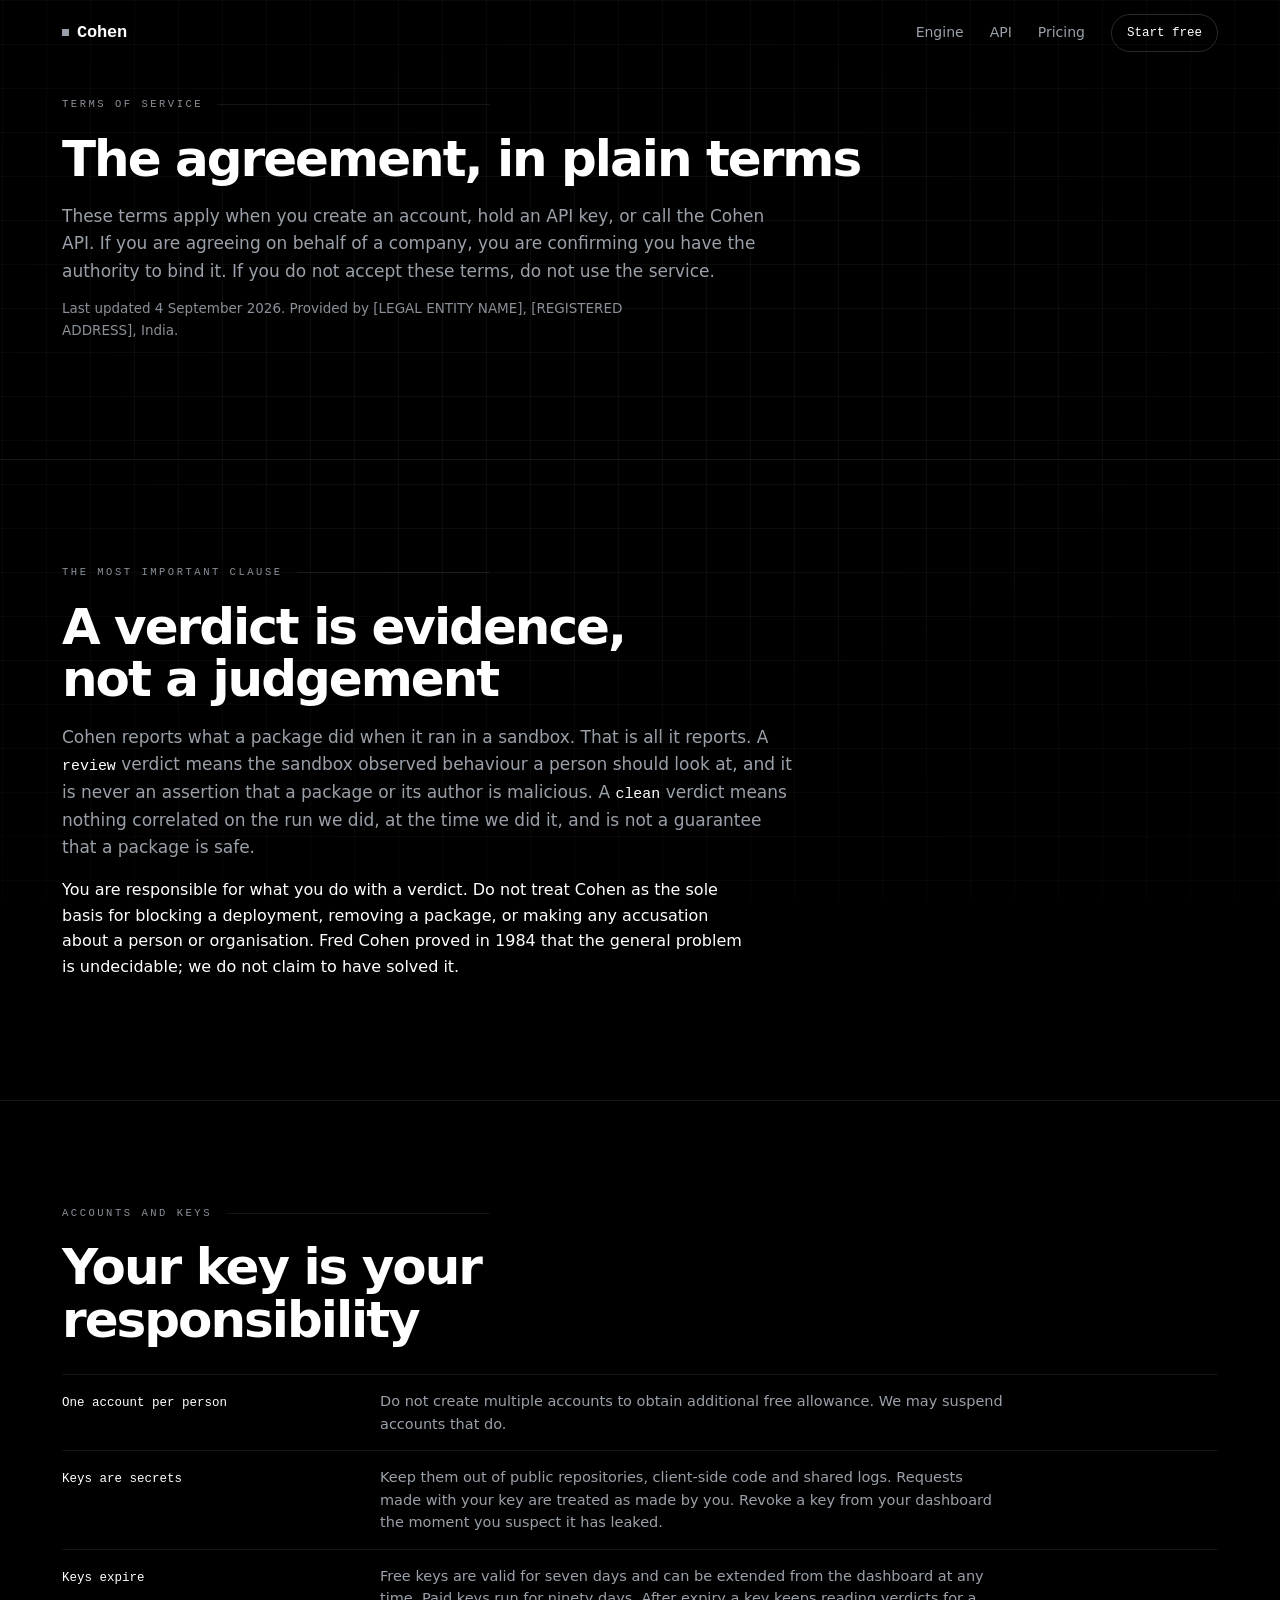
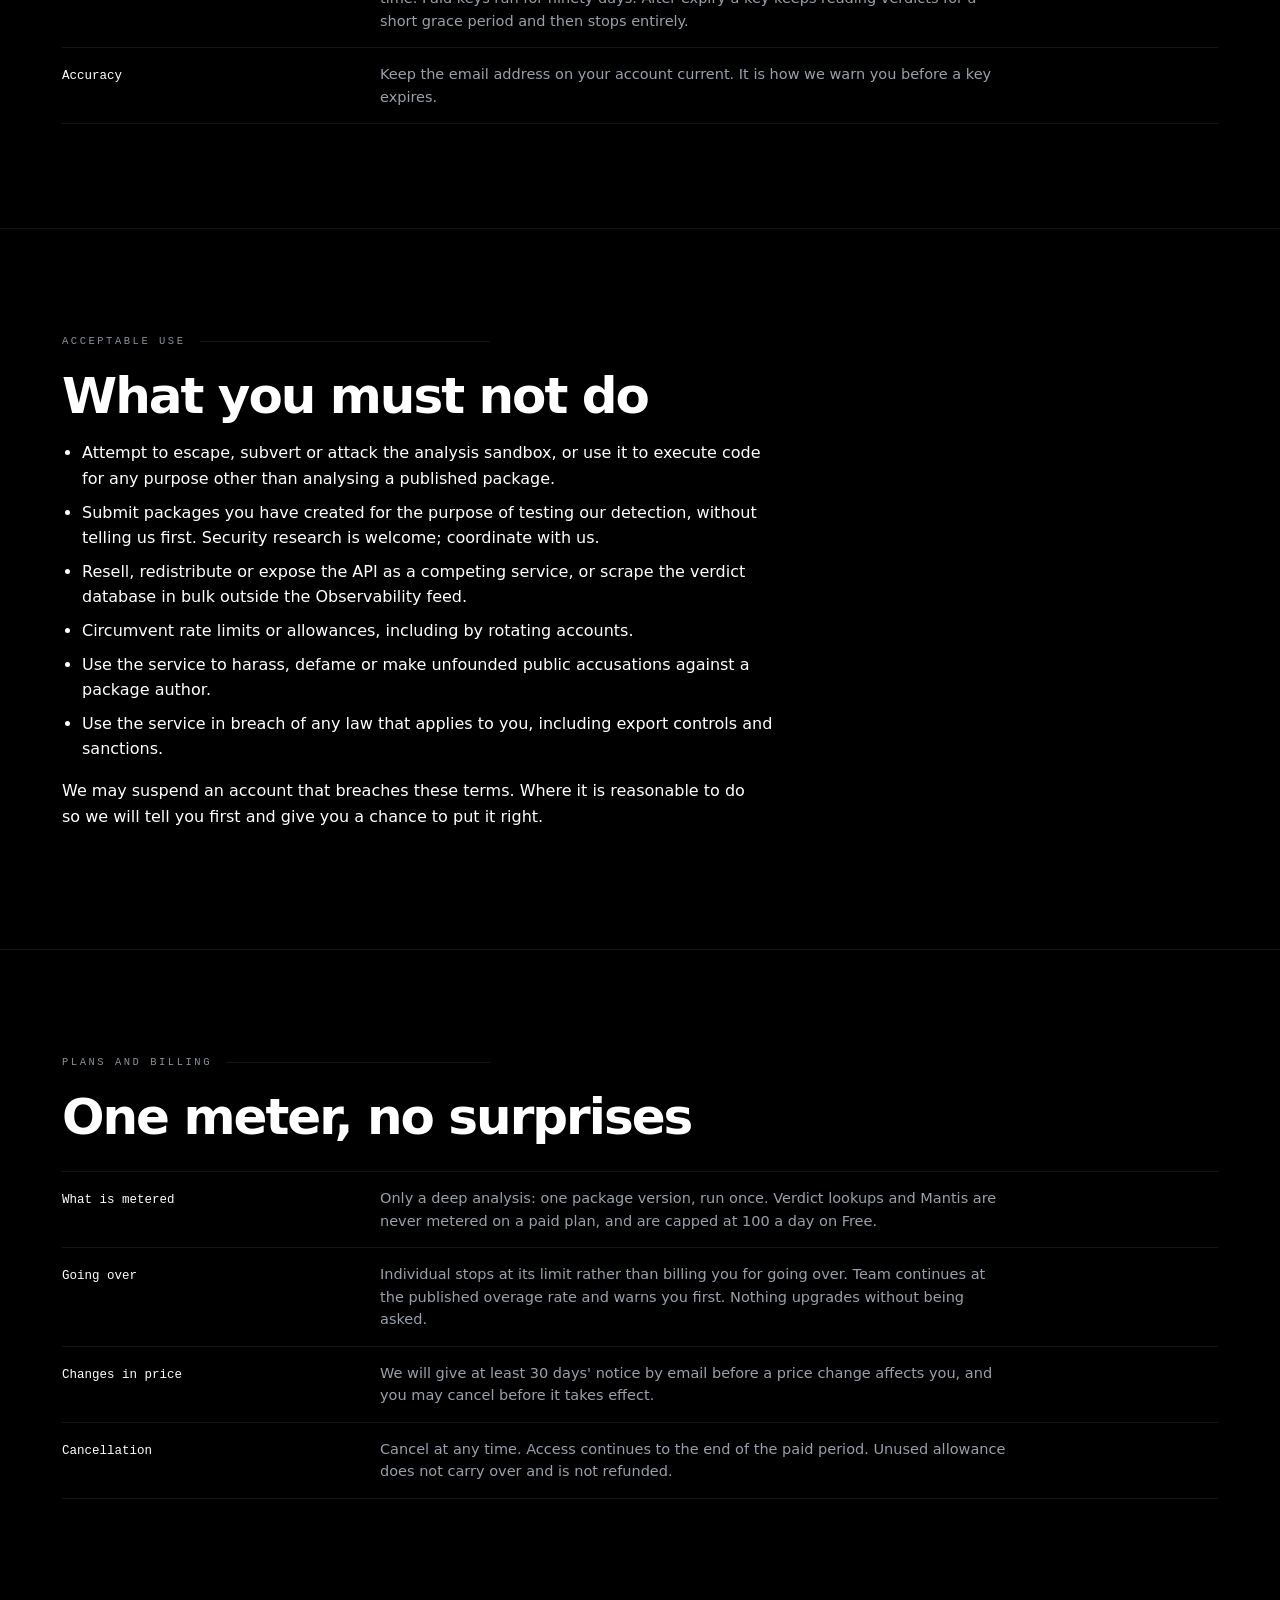
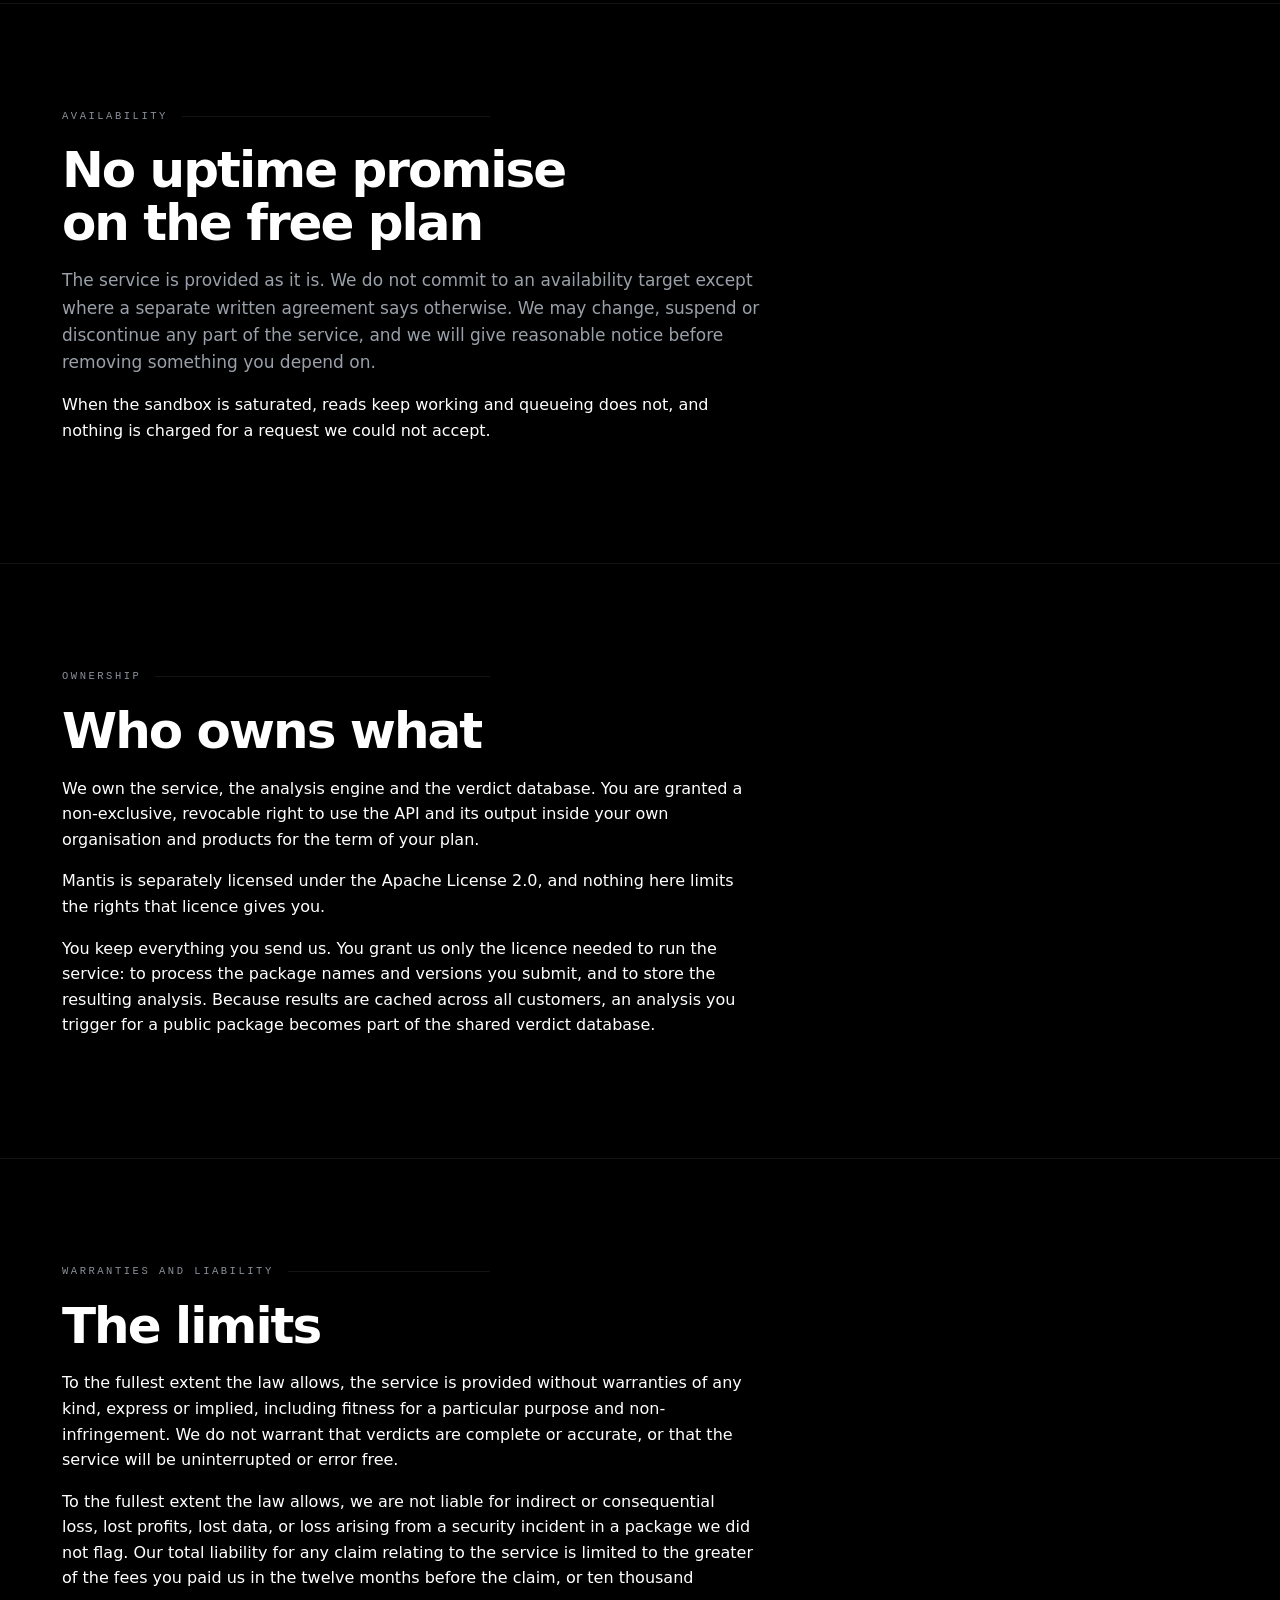
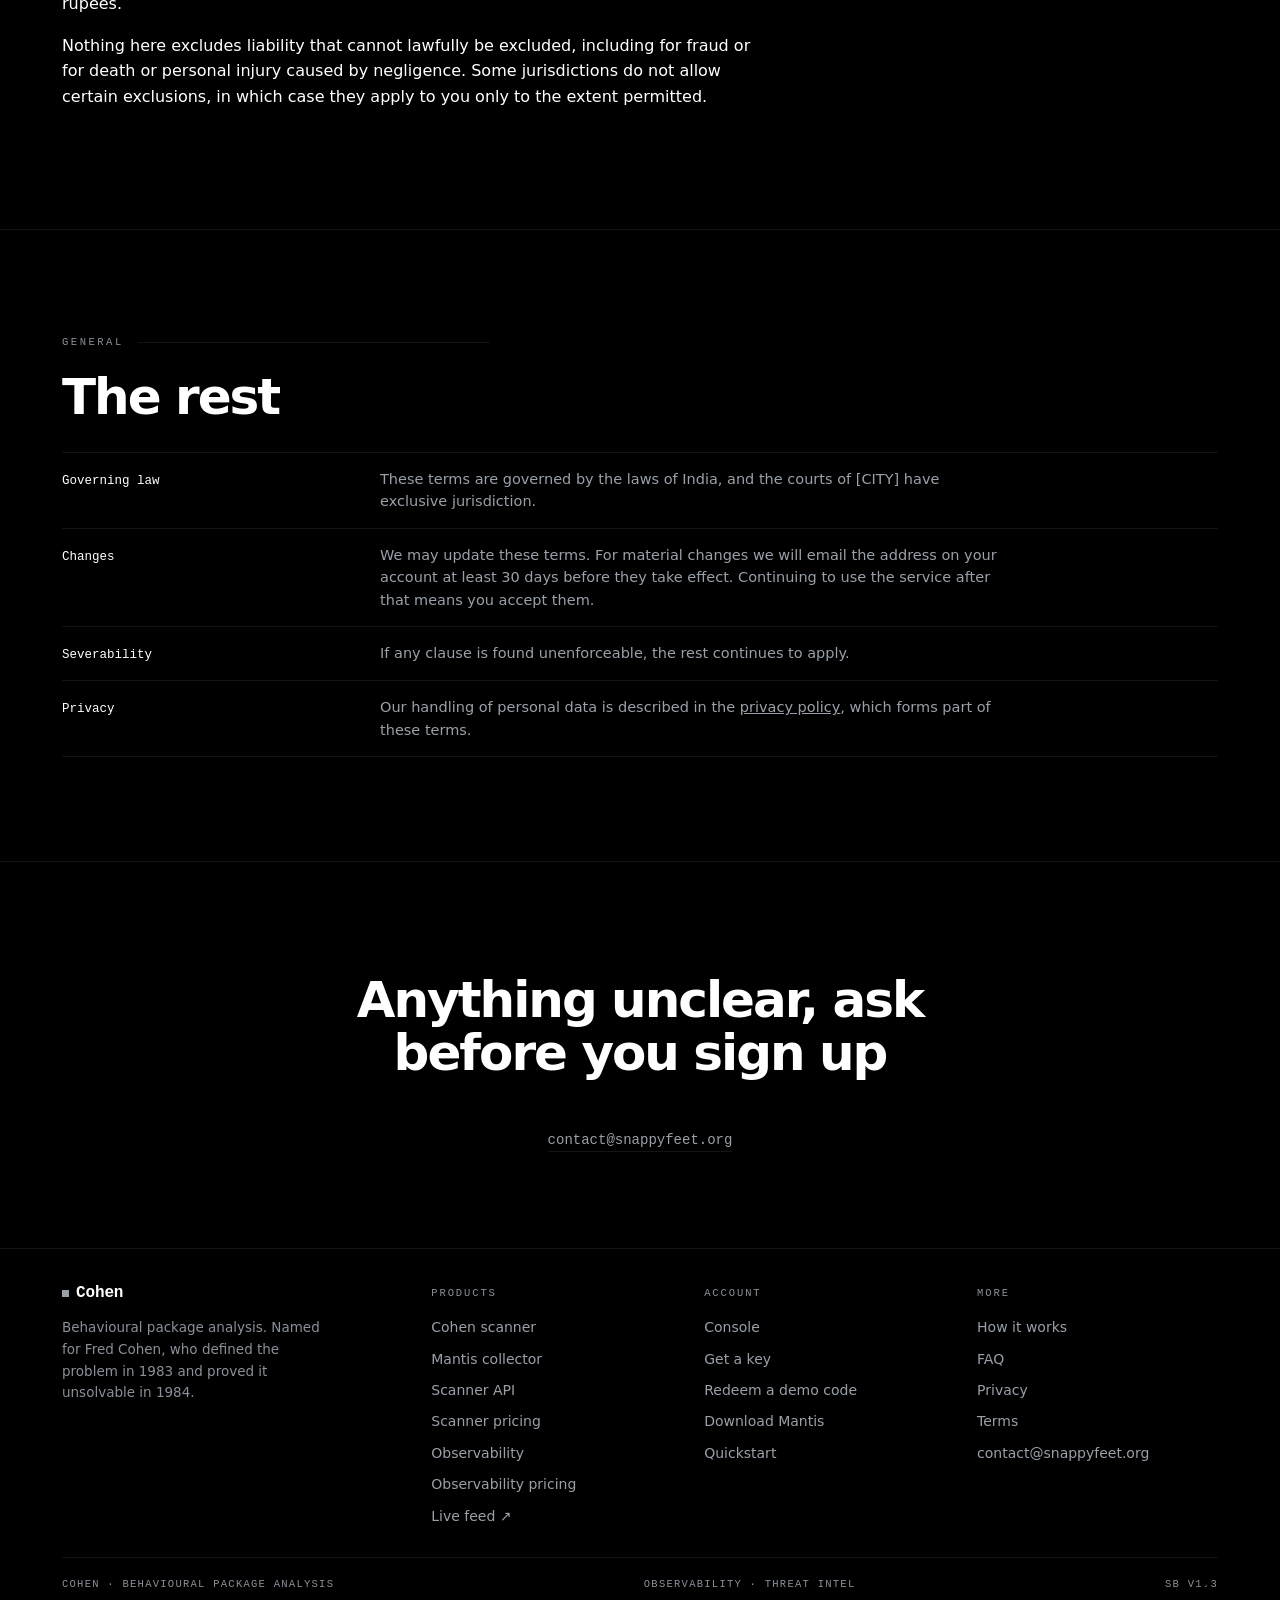
<file: terms.html>
<!DOCTYPE html>
<html lang="en">
<head>
<meta charset="utf-8">
<meta name="viewport" content="width=device-width, initial-scale=1">
<title>Terms · Cohen</title>
<meta name="description" content="The terms you agree to when you use Cohen: keys, allowances, acceptable use, and what a verdict does and does not mean.">
<link rel="icon" href="data:image/svg+xml,%3Csvg%20xmlns=%27http://www.w3.org/2000/svg%27%20viewBox=%270%200%2032%2032%27%3E%3Crect%20width=%2732%27%20height=%2732%27%20fill=%27%23000%27/%3E%3Crect%20x=%2711%27%20y=%2711%27%20width=%2710%27%20height=%2710%27%20fill=%27%23fff%27/%3E%3C/svg%3E">
<link rel="stylesheet" href="styles.css">
<style>
  .legal h3{font-size:17px;margin:32px 0 10px;letter-spacing:-.01em}
  .legal p,.legal li{max-width:68ch}
  .legal ul{padding-left:20px}
  .legal li{margin:0 0 8px}
  .stamp{font-size:13.5px;color:var(--ash2)}
</style>
</head>
<body>
<a class="skip" href="#main">Skip to content</a>
<div class="grid" aria-hidden="true"><div class="grid-in"><i></i><i></i><i></i><i></i><i></i><i></i><i></i><i></i><i></i><i></i><i></i><i></i></div></div>

<svg width="0" height="0" style="position:absolute" aria-hidden="true">
  <!-- Product marks. One filled point per mark; currentColor only; no radius.
       Use the -sm variants below 24px rendered — they are separate symbols,
       not scaled copies. See MARKS.md. -->
  <symbol id="mantis" viewBox="0 0 32 32">
    <path d="M12 6 H6 V26 H12" fill="none" stroke="currentColor" stroke-width="2.4" stroke-linejoin="miter" stroke-linecap="butt"/>
    <path d="M20 6 H26 V26 H20" fill="none" stroke="currentColor" stroke-width="2.4" stroke-linejoin="miter" stroke-linecap="butt"/>
    <circle cx="16" cy="16" r="2.6" fill="currentColor"/>
  </symbol>

  <symbol id="mantis-sm" viewBox="0 0 32 32">
    <path d="M12.5 5.6 H5.6 V26.4 H12.5" fill="none" stroke="currentColor" stroke-width="3.2" stroke-linejoin="miter" stroke-linecap="butt"/>
    <path d="M19.5 5.6 H26.4 V26.4 H19.5" fill="none" stroke="currentColor" stroke-width="3.2" stroke-linejoin="miter" stroke-linecap="butt"/>
    <circle cx="16" cy="16" r="3.2" fill="currentColor"/>
  </symbol>

  <symbol id="observability" viewBox="0 0 32 32">
    <path d="M2 11 H24.89" stroke="currentColor" fill="none" stroke-width="1.6" stroke-linecap="butt" opacity=".45"/>
    <path d="M26.10 14.57 A10.2 10.2 0 1 1 22.47 8.11" fill="none" stroke="currentColor" stroke-width="2.4" stroke-linecap="butt"/>
    <circle cx="24.89" cy="11" r="2.8" fill="currentColor"/>
  </symbol>

  <symbol id="observability-sm" viewBox="0 0 32 32">
    <path d="M26.17 15.21 A10.2 10.2 0 1 1 21.95 7.72" fill="none" stroke="currentColor" stroke-width="3" stroke-linecap="butt"/>
    <circle cx="24.89" cy="11" r="3.4" fill="currentColor"/>
  </symbol>
</svg>

<div class="nav" id="nav">
  <div class="w">
    <a class="mark" href="index.html" aria-label="Cohen, home"><i aria-hidden="true"></i>Cohen</a>
    <button class="burger" id="burger" aria-expanded="false" aria-controls="navlinks" aria-label="Menu"><i></i><i></i><i></i></button>
    <div class="nav-links" id="navlinks">
      <a href="index.html">Engine</a>
      <a href="api.html">API</a>
      <a href="pricing.html">Pricing</a>
      <a class="nav-cta" href="https://console.snappyfeet.org/">Start free</a>
    </div>
  </div>
</div>

<main id="main" class="sub legal">

<section class="s rule">
  <div class="w">
    <p class="eyebrow">TERMS OF SERVICE</p>
    <h2 class="h2 wide">The agreement, in plain terms</h2>
    <p class="lede">
      These terms apply when you create an account, hold an API key, or call the
      Cohen API. If you are agreeing on behalf of a company, you are confirming you
      have the authority to bind it. If you do not accept these terms, do not use
      the service.
    </p>
    <p class="stamp">
      Last updated 4 September 2026. Provided by [LEGAL ENTITY NAME], [REGISTERED ADDRESS], India.
    </p>
  </div>
</section>

<section class="s rule">
  <div class="w">
    <p class="eyebrow">THE MOST IMPORTANT CLAUSE</p>
    <h2 class="h2 wide">A verdict is evidence, not a judgement</h2>
    <p class="lede">
      Cohen reports what a package did when it ran in a sandbox. That is all it
      reports. A <code>review</code> verdict means the sandbox observed behaviour a
      person should look at, and it is never an assertion that a package or its
      author is malicious. A <code>clean</code> verdict means nothing correlated on
      the run we did, at the time we did it, and is not a guarantee that a package
      is safe.
    </p>
    <p>
      You are responsible for what you do with a verdict. Do not treat Cohen as the
      sole basis for blocking a deployment, removing a package, or making any
      accusation about a person or organisation. Fred Cohen proved in 1984 that the
      general problem is undecidable; we do not claim to have solved it.
    </p>
  </div>
</section>

<section class="s rule">
  <div class="w">
    <p class="eyebrow">ACCOUNTS AND KEYS</p>
    <h2 class="h2">Your key is your responsibility</h2>
    <div class="flags">
      <div class="frow wide"><code>One account per person</code>
        <p>Do not create multiple accounts to obtain additional free allowance. We
        may suspend accounts that do.</p></div>
      <div class="frow wide"><code>Keys are secrets</code>
        <p>Keep them out of public repositories, client-side code and shared logs.
        Requests made with your key are treated as made by you. Revoke a key from
        your dashboard the moment you suspect it has leaked.</p></div>
      <div class="frow wide"><code>Keys expire</code>
        <p>Free keys are valid for seven days and can be extended from the dashboard
        at any time. Paid keys run for ninety days. After expiry a key keeps reading
        verdicts for a short grace period and then stops entirely.</p></div>
      <div class="frow wide"><code>Accuracy</code>
        <p>Keep the email address on your account current. It is how we warn you
        before a key expires.</p></div>
    </div>
  </div>
</section>

<section class="s rule">
  <div class="w">
    <p class="eyebrow">ACCEPTABLE USE</p>
    <h2 class="h2">What you must not do</h2>
    <ul>
      <li>Attempt to escape, subvert or attack the analysis sandbox, or use it to
        execute code for any purpose other than analysing a published package.</li>
      <li>Submit packages you have created for the purpose of testing our detection,
        without telling us first. Security research is welcome; coordinate with us.</li>
      <li>Resell, redistribute or expose the API as a competing service, or scrape
        the verdict database in bulk outside the Observability feed.</li>
      <li>Circumvent rate limits or allowances, including by rotating accounts.</li>
      <li>Use the service to harass, defame or make unfounded public accusations
        against a package author.</li>
      <li>Use the service in breach of any law that applies to you, including export
        controls and sanctions.</li>
    </ul>
    <p>
      We may suspend an account that breaches these terms. Where it is reasonable to
      do so we will tell you first and give you a chance to put it right.
    </p>
  </div>
</section>

<section class="s rule">
  <div class="w">
    <p class="eyebrow">PLANS AND BILLING</p>
    <h2 class="h2">One meter, no surprises</h2>
    <div class="flags">
      <div class="frow wide"><code>What is metered</code>
        <p>Only a deep analysis: one package version, run once. Verdict lookups and
        Mantis are never metered on a paid plan, and are capped at 100 a day on Free.</p></div>
      <div class="frow wide"><code>Going over</code>
        <p>Individual stops at its limit rather than billing you for going over.
        Team continues at the published overage rate and warns you first. Nothing
        upgrades without being asked.</p></div>
      <div class="frow wide"><code>Changes in price</code>
        <p>We will give at least 30 days' notice by email before a price change
        affects you, and you may cancel before it takes effect.</p></div>
      <div class="frow wide"><code>Cancellation</code>
        <p>Cancel at any time. Access continues to the end of the paid period.
        Unused allowance does not carry over and is not refunded.</p></div>
    </div>
  </div>
</section>

<section class="s rule">
  <div class="w">
    <p class="eyebrow">AVAILABILITY</p>
    <h2 class="h2">No uptime promise on the free plan</h2>
    <p class="lede">
      The service is provided as it is. We do not commit to an availability target
      except where a separate written agreement says otherwise. We may change,
      suspend or discontinue any part of the service, and we will give reasonable
      notice before removing something you depend on.
    </p>
    <p>
      When the sandbox is saturated, reads keep working and queueing does not, and
      nothing is charged for a request we could not accept.
    </p>
  </div>
</section>

<section class="s rule">
  <div class="w">
    <p class="eyebrow">OWNERSHIP</p>
    <h2 class="h2">Who owns what</h2>
    <p>
      We own the service, the analysis engine and the verdict database. You are
      granted a non-exclusive, revocable right to use the API and its output inside
      your own organisation and products for the term of your plan.
    </p>
    <p>
      Mantis is separately licensed under the Apache License 2.0, and nothing here limits
      the rights that licence gives you.
    </p>
    <p>
      You keep everything you send us. You grant us only the licence needed to run
      the service: to process the package names and versions you submit, and to
      store the resulting analysis. Because results are cached across all customers,
      an analysis you trigger for a public package becomes part of the shared
      verdict database.
    </p>
  </div>
</section>

<section class="s rule">
  <div class="w">
    <p class="eyebrow">WARRANTIES AND LIABILITY</p>
    <h2 class="h2">The limits</h2>
    <p>
      To the fullest extent the law allows, the service is provided without
      warranties of any kind, express or implied, including fitness for a particular
      purpose and non-infringement. We do not warrant that verdicts are complete or
      accurate, or that the service will be uninterrupted or error free.
    </p>
    <p>
      To the fullest extent the law allows, we are not liable for indirect or
      consequential loss, lost profits, lost data, or loss arising from a security
      incident in a package we did not flag. Our total liability for any claim
      relating to the service is limited to the greater of the fees you paid us in
      the twelve months before the claim, or ten thousand rupees.
    </p>
    <p>
      Nothing here excludes liability that cannot lawfully be excluded, including
      for fraud or for death or personal injury caused by negligence. Some
      jurisdictions do not allow certain exclusions, in which case they apply to you
      only to the extent permitted.
    </p>
  </div>
</section>

<section class="s rule">
  <div class="w">
    <p class="eyebrow">GENERAL</p>
    <h2 class="h2">The rest</h2>
    <div class="flags">
      <div class="frow wide"><code>Governing law</code>
        <p>These terms are governed by the laws of India, and the courts of
        [CITY] have exclusive jurisdiction.</p></div>
      <div class="frow wide"><code>Changes</code>
        <p>We may update these terms. For material changes we will email the address
        on your account at least 30 days before they take effect. Continuing to use
        the service after that means you accept them.</p></div>
      <div class="frow wide"><code>Severability</code>
        <p>If any clause is found unenforceable, the rest continues to apply.</p></div>
      <div class="frow wide"><code>Privacy</code>
        <p>Our handling of personal data is described in the
        <a href="privacy.html">privacy policy</a>, which forms part of these terms.</p></div>
    </div>
  </div>
</section>

<section class="s cta rule">
  <div class="w">
    <h2 class="h2" style="max-width:22ch">Anything unclear, ask before you sign up</h2>
    <a class="mail" href="mailto:contact@snappyfeet.org">contact@snappyfeet.org</a>
  </div>
</section>

</main>

<footer class="foot">
  <div class="w">
    <div class="fgrid">
      <div>
        <a class="mark" href="index.html" style="font-size:16px" aria-label="Cohen, home"><i aria-hidden="true"></i>Cohen</a>
        <p style="color:var(--ash2);font-size:13.5px;margin:16px 0 0;max-width:32ch">Behavioural package analysis. Named for Fred Cohen, who defined the problem in 1983 and proved it unsolvable in 1984.</p>
      </div>
      <div>
        <h5>PRODUCTS</h5>
        <ul>
          <li><a href="index.html#evidence">Cohen scanner</a></li>
          <li><a href="mantis.html">Mantis collector</a></li>
          <li><a href="api.html">Scanner API</a></li>
          <li><a href="pricing.html">Scanner pricing</a></li>
          <li><a href="observability.html">Observability</a></li>
          <li><a href="observability.html#observability-pricing">Observability pricing</a></li>
          <li><a href="https://trail.snappyfeet.org">Live feed &#8599;</a></li>
        </ul>
      </div>
      <div>
        <h5>ACCOUNT</h5>
        <ul>
          <li><a href="https://console.snappyfeet.org/">Console</a></li>
          <li><a href="https://console.snappyfeet.org/">Get a key</a></li>
          <li><a href="https://console.snappyfeet.org/demo">Redeem a demo code</a></li>
          <li><a href="https://github.com/Anurag-Chevendra/Mantis">Download Mantis</a></li>
          <li><a href="api.html#quickstart">Quickstart</a></li>
        </ul>
      </div>
      <div>
        <h5>MORE</h5>
        <ul>
          <li><a href="method.html">How it works</a></li>
          <li><a href="pricing.html#faq">FAQ</a></li>
          <li><a href="privacy.html">Privacy</a></li>
          <li><a href="terms.html">Terms</a></li>
          <li><a href="mailto:contact@snappyfeet.org">contact@snappyfeet.org</a></li>
        </ul>
      </div>
    </div>
    <div class="fbar">
      <span>COHEN · BEHAVIOURAL PACKAGE ANALYSIS</span>
      <span>OBSERVABILITY · THREAT INTEL</span>
      <span>SB V1.3</span>
    </div>
  </div>
</footer>

<script src="app.js" defer></script>
</body>
</html>
</file>
<file: styles.css>
/* ══════════════════════════════════════════════════════════════
   COHEN · site stylesheet
   One sheet for every page. Edit tokens in :root, nothing else.
   Loaded by all pages via <link rel="stylesheet" href="styles.css">
   ══════════════════════════════════════════════════════════════ */
/* ══════════════════════════════════════════════════════════════
   TYPEFACE: swap these two lines to match your chosen face.
   ══════════════════════════════════════════════════════════════ */
:root{
  --font: ui-sans-serif, system-ui, -apple-system, "Segoe UI", Helvetica, Arial, sans-serif;
  --mono: ui-monospace, SFMono-Regular, "SF Mono", Menlo, Consolas, monospace;
}
:root{
  --black:#000; --deep:#08090B; --panel:#0B0D10; --panel2:#101318;
  --hair:rgba(255,255,255,.08); --hair2:rgba(255,255,255,.16); --grid:rgba(255,255,255,.045); --grid-size:44px;
  --white:#fff; --ash:#99A0A9; --ash2:#8A9099; --ash3:#3A3F45;
  --alarm:#FF2D1F; --alarm-dim:rgba(255,45,31,.10);
}
*{box-sizing:border-box}
html{scroll-behavior:smooth;-webkit-text-size-adjust:100%;scroll-padding-top:72px}
body{margin:0;background:var(--black);color:var(--white);font-family:var(--font);line-height:1.6;
  -webkit-font-smoothing:antialiased;text-rendering:optimizeLegibility}
a{color:inherit}
canvas,svg{display:block;max-width:100%}
.w{max-width:1220px;margin:0 auto;padding:0 32px;position:relative;z-index:2}
@media(max-width:640px){.w{padding:0 20px}}
::selection{background:var(--alarm);color:#fff}
:focus-visible{outline:2px solid var(--alarm);outline-offset:4px;border-radius:2px}
.skip{position:absolute;left:-9999px;z-index:200;background:#fff;color:#000;padding:10px 16px;font-family:var(--mono);font-size:13px}
.skip:focus{left:12px;top:12px}
code{font-family:var(--mono);font-size:.9em}

/* hairline square grid, the same texture as the email header.
   Sits behind content (z-index 1), so panels with a background cover it
   and the lines only show in open space. Brightness is --grid, cell is --grid-size. */
.grid{position:fixed;inset:0;z-index:1;pointer-events:none;
  background-image:linear-gradient(var(--grid) 1px,transparent 1px),
                   linear-gradient(90deg,var(--grid) 1px,transparent 1px);
  background-size:var(--grid-size) var(--grid-size);
  background-position:center top;
  -webkit-mask-image:radial-gradient(ellipse 85% 75% at 50% 40%,#000 35%,rgba(0,0,0,.35) 100%);
          mask-image:radial-gradient(ellipse 85% 75% at 50% 40%,#000 35%,rgba(0,0,0,.35) 100%)}
.grid-in{display:none}
@media(max-width:640px){:root{--grid-size:32px}}

/* ── announcement + nav ── */
@keyframes blip{0%,100%{opacity:1}50%{opacity:.2}}

.nav{position:fixed;inset:0 0 auto 0;z-index:80;height:66px;display:flex;align-items:center;
  border-bottom:1px solid transparent;transition:background .28s,border-color .28s}
.nav.solid{background:rgba(3,4,5,.92);backdrop-filter:blur(16px);border-bottom-color:var(--hair)}
.nav .w{display:flex;align-items:center;justify-content:space-between;width:100%}
.mark{display:flex;align-items:center;font-family:var(--mono);font-size:17px;text-decoration:none;
  font-weight:600;letter-spacing:-.01em;line-height:1}
.mark svg{width:.86em;height:.86em;margin-right:.24em;flex:none}
.nav-links{display:flex;gap:26px;align-items:center;font-size:14px;color:var(--ash)}
.nav-links a{text-decoration:none;transition:color .18s}
.nav-links a:hover{color:var(--white)}
.nav-cta{font-family:var(--mono);font-size:12.5px;color:var(--white)!important;border:1px solid var(--hair2);
  padding:8px 15px;border-radius:999px}
.nav-cta:hover{border-color:var(--white)}
.burger{display:none;background:none;border:0;padding:10px;cursor:pointer}
.burger i{display:block;width:20px;height:1.5px;background:#fff;margin:4px 0;transition:.25s}
.burger[aria-expanded="true"] i:nth-child(1){transform:translateY(5.5px) rotate(45deg)}
.burger[aria-expanded="true"] i:nth-child(2){opacity:0}
.burger[aria-expanded="true"] i:nth-child(3){transform:translateY(-5.5px) rotate(-45deg)}
@media(max-width:960px){
  .burger{display:block}
  .nav-links{position:fixed;inset:66px 0 auto 0;flex-direction:column;align-items:stretch;gap:0;
    background:rgba(3,4,5,.98);backdrop-filter:blur(16px);border-bottom:1px solid var(--hair);
    padding:8px 0 20px;transform:translateY(-8px);opacity:0;pointer-events:none;transition:.22s;
    max-height:calc(100svh - 66px);overflow-y:auto}
  .nav-links.open{transform:none;opacity:1;pointer-events:auto}
  .nav-links a{padding:15px 24px;font-size:16px;border-bottom:1px solid var(--hair)}
  .nav-cta{margin:16px 24px 0;text-align:center}
}

/* ── hero ── */
.hero{position:relative;min-height:100svh;display:flex;align-items:center;overflow:hidden}

/* the horizon: the email header's arc, sight line and point, drawn at hero
   scale. It is the Observability construction (see MARKS.md): the sight line
   runs bright up to the point and goes quiet past it. */
.horizon{position:absolute;inset:0;width:100%;height:100%;max-width:none;z-index:1;pointer-events:none;
  -webkit-mask-image:linear-gradient(180deg,#000 62%,transparent 100%);
          mask-image:linear-gradient(180deg,#000 62%,transparent 100%)}
.horizon canvas,.horizon svg{position:absolute;inset:0;width:100%;height:100%;max-width:none}
.hz-svg *{fill:none;stroke-linecap:butt}
.hz-sight{stroke:rgba(255,255,255,.30);stroke-width:1.5}
.hz-rest{stroke:rgba(255,255,255,.10);stroke-width:1.5}
.hz-inner{stroke:rgba(255,255,255,.16);stroke-width:3.5}
.hz-arc{stroke:#EDEDED;stroke-width:7}
.hz-dot{fill:#fff;stroke:none;filter:drop-shadow(0 0 14px rgba(255,255,255,.45))}
/* one quiet entrance: the horizon fades up as a whole, nothing moves */
.horizon{animation:hzfade 1.4s ease-out both}
@keyframes hzfade{from{opacity:0}}
/* keep the copy clean: wherever the arc, ring or line passes behind the
   text it drops to about 10%, with a soft edge. --hzmask is a cutout of the
   real text lines, drawn by app.js on load and resize, so the fade follows
   the copy exactly and the point stays bright whenever it is clear of it. */
@media(min-width:901px){
  .horizon{
    -webkit-mask-image:linear-gradient(180deg,#000 62%,transparent 100%),var(--hzmask,linear-gradient(#000,#000));
    -webkit-mask-size:100% 100%;-webkit-mask-repeat:no-repeat;
    -webkit-mask-composite:source-in;
    mask-image:linear-gradient(180deg,#000 62%,transparent 100%),var(--hzmask,linear-gradient(#000,#000));
    mask-size:100% 100%;mask-repeat:no-repeat;
    mask-composite:intersect;
  }
}

/* soft light behind the arc, and a fade under the nav. The arc fades out
   through its own mask, so the page grid runs on unbroken below the hero */
.hero::before{content:"";position:absolute;inset:0;pointer-events:none;z-index:0;
  background:radial-gradient(ellipse 50% 60% at 78% 70%,rgba(255,255,255,.05),transparent 70%)}
.hero::after{content:"";position:absolute;inset:0;pointer-events:none;z-index:1;
  background:linear-gradient(180deg,#000 0%,transparent 18%),
             linear-gradient(90deg,rgba(0,0,0,.55) 0%,transparent 45%)}
.hero .w{z-index:3;text-align:left;padding:124px 32px 104px;width:100%}
.kicker{font-family:var(--mono);font-size:11px;letter-spacing:.3em;color:var(--ash2);margin:0 0 30px}
.title{font-size:clamp(40px,6.2vw,84px);line-height:.98;font-weight:600;letter-spacing:-.045em;
  margin:0 0 26px -.055em;max-width:13ch;text-wrap:balance}
.dek{font-size:clamp(16px,1.45vw,18.5px);color:var(--ash);max-width:46ch;margin:0 0 38px;line-height:1.55}
.btns{display:flex;gap:12px;justify-content:center;flex-wrap:wrap}
.hero .btns{justify-content:flex-start}
/* below 900px the text takes the full width, so the horizon moves under
   the buttons instead of behind the copy */
@media(max-width:900px){
  .horizon{top:auto;bottom:0;height:360px}
  .hero .w{padding-bottom:150px}
  .hero::after{background:linear-gradient(180deg,#000 0%,transparent 18%)}
  .hero::before{background:radial-gradient(ellipse 80% 30% at 70% 90%,rgba(255,255,255,.05),transparent 70%)}
}
@media(max-width:640px){
  .horizon{height:300px}
  .hero .w{padding-bottom:130px}
  .hud{flex-direction:column;gap:6px}
}
.b{font-family:var(--mono);font-size:13px;padding:14px 26px;text-decoration:none;border-radius:999px;
  border:1px solid #fff;transition:.18s;white-space:nowrap}
.b.f{background:#fff;color:#000;font-weight:600}
.b.f:hover{background:var(--ash)}
.b.g{border-color:var(--hair2)}
.b.g:hover{border-color:#fff}
.hud{position:absolute;bottom:22px;left:0;right:0;z-index:5;max-width:1220px;margin:0 auto;padding:0 32px;
  display:flex;justify-content:space-between;gap:16px;font-family:var(--mono);font-size:10.5px;
  letter-spacing:.16em;color:var(--ash2)}
@media(max-width:640px){.hud{padding:0 20px;letter-spacing:.08em}.hero .w{padding:106px 20px 92px}}
.hud .live{display:flex;align-items:center;gap:8px}
.hud .live b{width:5px;height:5px;border-radius:50%;background:var(--alarm);animation:blip 2.2s infinite}

/* ── section shell ── */
.s{padding:58px 0;position:relative;z-index:2}
@media(max-width:760px){.s{padding:44px 0}}
.rule{border-top:1px solid var(--hair)}
.h2{font-size:clamp(27px,4.2vw,50px);line-height:1.05;font-weight:600;letter-spacing:-.04em;
  margin:0 0 18px;max-width:19ch;text-wrap:balance}
.h2.wide{max-width:24ch}
.lede{color:var(--ash);font-size:17px;max-width:58ch;margin:0;line-height:1.6}
.lede + .lede{margin-top:14px}
.eyebrow{font-family:var(--mono);font-size:10.5px;letter-spacing:.24em;color:var(--ash2);
  margin:0 0 20px;display:flex;align-items:center;gap:14px}
.eyebrow::after{content:"";flex:1;height:1px;background:var(--hair)}
.center{text-align:center}
.center .h2,.center .lede{margin-left:auto;margin-right:auto}
.center .eyebrow{justify-content:center}
.center .eyebrow::after{display:none}

/* ── timeline plot ── */
/* ── second product: observability ── */
.prod{border:1px solid var(--hair2);border-radius:4px;background:
  radial-gradient(ellipse 70% 100% at 50% 0%,rgba(255,45,31,.045),transparent 70%),var(--deep);
  padding:38px 42px}
@media(max-width:760px){.prod{padding:32px 22px}}
.prod .eyebrow{color:var(--alarm)}
.prod .eyebrow::after{background:rgba(255,45,31,.28)}
.plock{display:flex;align-items:center;gap:13px;margin:0 0 26px}
/* 30px is above the 24px threshold, so the full-weight symbols are correct
   here. Anywhere a mark renders below 24px, use #mantis-sm / #observability-sm
   instead of scaling these down. */
.plock svg{width:30px;height:30px;flex:none;color:var(--white)}
/* Guard: the marks are drawn with butt caps and miter joins on purpose.
   An inherited round linecap from an icon library would break them. */
.plock svg,.mark svg{stroke-linecap:butt;stroke-linejoin:miter}
.plock .pn{font-family:var(--mono);font-size:23px;font-weight:600;letter-spacing:-.02em;line-height:1}
.plock .by{font-family:var(--mono);font-size:10.5px;letter-spacing:.2em;color:var(--ash);
  padding-left:13px;border-left:1px solid var(--hair);align-self:stretch;display:flex;align-items:center}
@media(max-width:560px){.plock .by{display:none}}
.deliv{display:flex;flex-wrap:wrap;gap:8px;margin-top:26px}
.deliv span{font-family:var(--mono);font-size:11px;letter-spacing:.1em;color:var(--ash2);
  border:1px solid var(--hair);border-radius:999px;padding:6px 14px}

.plotwrap{margin-top:30px;border:1px solid var(--hair);background:var(--panel);border-radius:3px;overflow:hidden}
.plothead{display:flex;justify-content:space-between;gap:12px;padding:13px 18px;border-bottom:1px solid var(--hair);
  font-family:var(--mono);font-size:10.5px;letter-spacing:.16em;color:var(--ash2)}
.plothead .rv{color:var(--alarm);border:1px solid rgba(255,45,31,.55);padding:2px 9px;border-radius:999px;font-weight:700;letter-spacing:.12em}
.plotscroll{overflow-x:auto;padding:20px 20px 12px}
.plotscroll svg{min-width:620px}
.plotwrap .pfoot{padding:14px 18px;border-top:1px solid var(--hair);font-family:var(--mono);
  font-size:11px;color:var(--ash2);line-height:1.6}

/* ── process tree ── */
.tree{margin-top:38px;border:1px solid var(--hair);background:var(--panel);border-radius:3px;overflow:hidden}
.tree .th{display:flex;justify-content:space-between;padding:13px 18px;border-bottom:1px solid var(--hair);
  font-family:var(--mono);font-size:10.5px;letter-spacing:.16em;color:var(--ash2)}
.tree pre{margin:0;padding:18px 18px;overflow-x:auto;font-family:var(--mono);font-size:12.5px;line-height:1.85;color:var(--ash2)}
.tree .n{color:var(--ash)}
.tree .pkgb{color:#F2C5C1}
.tree .pkgb .h{color:var(--alarm)}
.tree .tag{color:var(--ash2)}
.legend{display:flex;gap:26px;flex-wrap:wrap;padding:14px 18px;border-top:1px solid var(--hair);
  font-family:var(--mono);font-size:11px;color:var(--ash2)}
.legend span{display:flex;align-items:center;gap:8px}
.legend i{width:16px;height:1.5px;background:var(--ash3);display:block}
.legend i.a{background:var(--alarm)}

/* ── method rail ── */
.spine{margin-top:32px;position:relative}
.spine-line{position:absolute;top:0;left:0;right:0;height:1px;background:var(--hair)}
.rail{display:grid;grid-template-columns:repeat(5,1fr)}
@media(max-width:980px){.rail{grid-template-columns:1fr 1fr}}
@media(max-width:600px){.rail{grid-template-columns:1fr}}
.node{padding:24px 26px 24px 0;position:relative}
.node::before{content:"";position:absolute;top:-3.5px;left:0;width:7px;height:7px;border-radius:50%;
  background:var(--black);border:1px solid var(--ash3)}
.node:first-child::before{background:var(--alarm);border-color:var(--alarm)}
.node .i{font-family:var(--mono);font-size:10.5px;color:var(--ash2);letter-spacing:.2em}
.node h3{font-size:18px;font-weight:600;letter-spacing:-.02em;margin:14px 0 10px}
.node p{margin:0;color:var(--ash);font-size:14px;line-height:1.55;max-width:34ch}

/* ── engines ── */
.two{display:grid;grid-template-columns:1fr 1fr;gap:1px;background:var(--hair);border:1px solid var(--hair);
  margin-top:38px;border-radius:3px;overflow:hidden}
@media(max-width:900px){.two{grid-template-columns:1fr}}
.eng{background:var(--black);padding:26px 28px}
.eng .cap{font-family:var(--mono);font-size:10.5px;letter-spacing:.2em;color:var(--ash2);margin:0 0 18px}
.eng h3{font-size:24px;font-weight:600;letter-spacing:-.025em;margin:0 0 14px}
.eng p{color:var(--ash);font-size:15px;margin:0 0 14px;max-width:44ch}
.eng .seal{font-family:var(--mono);font-size:11.5px;padding-top:16px;border-top:1px solid var(--hair);
  margin-top:20px;color:var(--ash2)}
.eng .seal.a{color:var(--alarm)}
.chartcap{font-family:var(--mono);font-size:10px;letter-spacing:.16em;color:var(--ash2);margin:20px 0 8px}

/* ── verdicts ── */
.verd{display:grid;grid-template-columns:1fr 1fr;border:1px solid var(--hair);margin-top:34px;border-radius:3px;overflow:hidden}
@media(max-width:700px){.verd{grid-template-columns:1fr}}
.verd > div{padding:26px 26px}
.verd > div:first-child{background:var(--alarm-dim);border-right:1px solid var(--hair)}
@media(max-width:700px){.verd > div:first-child{border-right:0;border-bottom:1px solid var(--hair)}}
.verd .lab{font-family:var(--mono);font-size:12px;letter-spacing:.2em;font-weight:700;margin-bottom:14px}
.verd .r .lab{color:var(--alarm)}
.verd .c .lab{color:var(--ash)}
.verd p{margin:0;color:var(--ash);font-size:15.5px}

/* ── API ── */
.api{display:grid;grid-template-columns:.95fr 1.05fr;gap:44px;align-items:start;margin-top:38px}
@media(max-width:960px){.api{grid-template-columns:1fr;gap:40px}}
.eplist{border-top:1px solid var(--hair)}
.ep{display:grid;grid-template-columns:56px 1fr;gap:16px;padding:14px 0;border-bottom:1px solid var(--hair);align-items:baseline}
.ep .m{font-family:var(--mono);font-size:10.5px;color:var(--alarm);letter-spacing:.1em}
.ep .p{font-family:var(--mono);font-size:13px;color:#fff;word-break:break-all}
.ep .d{font-size:13.5px;color:var(--ash);margin-top:5px;grid-column:2}
.term{border:1px solid var(--hair);background:var(--panel);border-radius:3px;overflow:hidden}
.term .th{padding:12px 16px;border-bottom:1px solid var(--hair);font-family:var(--mono);
  font-size:10.5px;letter-spacing:.16em;color:var(--ash2);display:flex;justify-content:space-between;gap:10px}
.term pre{margin:0;padding:16px 16px;overflow-x:auto;font-family:var(--mono);font-size:12.5px;line-height:1.75;color:var(--ash)}
.term .k{color:#8FB6FF}.term .v{color:#fff}.term .cm{color:var(--ash2)}
.term .hot{color:var(--alarm)}
.term .cmd{color:#fff}
.term .cmd::before{content:"$ ";color:var(--ash2)}

/* ── intel feed cards ── */
.intel{display:grid;grid-template-columns:repeat(4,1fr);gap:1px;background:var(--hair);
  border:1px solid var(--hair);margin-top:38px;border-radius:3px;overflow:hidden}
@media(max-width:900px){.intel{grid-template-columns:1fr 1fr}}
@media(max-width:560px){.intel{grid-template-columns:1fr}}
.icard{background:var(--black);padding:22px 22px}
.icard .n{font-family:var(--mono);font-size:23px;font-weight:600;letter-spacing:-.03em;color:var(--alarm)}
.icard h4{margin:14px 0 8px;font-size:16px;font-weight:600;letter-spacing:-.01em}
.icard p{margin:0;color:var(--ash);font-size:13.5px;line-height:1.55}

/* ── blog post ── */
.postwrap{max-width:820px;margin:0 auto;padding:0 32px;position:relative;z-index:2}
@media(max-width:640px){.postwrap{padding:0 20px}}
.badge{display:inline-block;font-family:var(--mono);font-size:10.5px;font-weight:700;letter-spacing:.18em;
  color:var(--alarm);background:rgba(255,45,31,.12);border:1px solid rgba(255,45,31,.42);
  padding:5px 11px;border-radius:3px}
.postmeta{font-family:var(--mono);font-size:12px;letter-spacing:.2em;color:var(--ash2);margin:22px 0 0}
.posttitle{font-size:clamp(34px,6.2vw,68px);line-height:1.02;font-weight:600;letter-spacing:-.045em;
  margin:24px auto 0;max-width:17ch;text-wrap:balance}
.postsub{color:var(--ash);font-size:17px;max-width:54ch;margin:22px auto 0;line-height:1.6}

.pbanner{position:relative;margin:38px 0 0;border:1px solid var(--hair);border-radius:3px;
  overflow:hidden;aspect-ratio:1440/534;background:var(--black)}
.pbanner img{width:100%;height:100%;object-fit:cover;display:block;
  filter:saturate(.42) contrast(1.06) brightness(.52)}
/* grid overlay, echoing the instrument look of the rest of the site */
.pbanner .pg{position:absolute;inset:0;pointer-events:none;
  background-image:repeating-linear-gradient(90deg,rgba(255,255,255,.10) 0 1px,transparent 1px 46px),
                   repeating-linear-gradient(0deg,rgba(255,255,255,.10) 0 1px,transparent 1px 46px);
  mask-image:radial-gradient(ellipse 58% 70% at 50% 34%,#000 12%,transparent 78%);
  -webkit-mask-image:radial-gradient(ellipse 58% 70% at 50% 34%,#000 12%,transparent 78%)}
/* fade to black on all four edges, so the photo reads as texture not stock */
.pbanner .pv{position:absolute;inset:0;pointer-events:none;
  background:radial-gradient(ellipse 76% 82% at 50% 42%,transparent 8%,rgba(0,0,0,.86) 82%),
             linear-gradient(180deg,#000 0%,transparent 26%,rgba(0,0,0,.55) 74%,#000 100%),
             linear-gradient(90deg,#000 0%,transparent 14%,transparent 86%,#000 100%)}
.pbanner .pdot{position:absolute;top:31%;left:63%;width:5px;height:5px;border-radius:50%;
  background:var(--alarm);box-shadow:0 0 12px 3px rgba(255,45,31,.5);animation:blip 2.6s infinite}
.pbanner figcaption{position:absolute;bottom:0;left:0;right:0;padding:12px 16px;font-family:var(--mono);
  font-size:10px;letter-spacing:.16em;color:var(--ash2);display:flex;justify-content:space-between;gap:12px}

.post{margin:40px 0 0;text-align:left}
/* the salutation is an eyebrow, same as every other label on the site */
.post .sal{font-family:var(--mono);font-size:10.5px;letter-spacing:.24em;color:var(--ash2);
  margin:0 0 22px;display:flex;align-items:center;gap:14px}
.post .sal::after{content:"";flex:1;height:1px;background:var(--hair)}
/* body copy matches .lede exactly: same colour token, size and leading */
.post p{color:var(--ash);font-size:17px;line-height:1.6;margin:0 0 16px}
.post h3{font-size:24px;font-weight:600;letter-spacing:-.025em;margin:34px 0 14px;max-width:24ch}
/* pull quote uses the heading scale, not an invented one */
.post blockquote{margin:26px 0;padding:2px 0 2px 22px;border-left:1px solid var(--alarm);
  color:var(--white);font-size:24px;font-weight:600;letter-spacing:-.025em;line-height:1.25;max-width:26ch}
.post ul{margin:0 0 22px;padding-left:19px;color:var(--ash);font-size:17px;line-height:1.6}
.post li{margin-bottom:8px}
.post li::marker{color:var(--ash2)}
.post .sheet{border:1px solid var(--hair);background:var(--panel);border-radius:3px;margin:32px 0;overflow:hidden}
.post .sheet .sh{padding:11px 16px;border-bottom:1px solid var(--hair);font-family:var(--mono);
  font-size:10.5px;letter-spacing:.16em;color:var(--ash2)}
.post .sheet pre{margin:0;padding:18px 16px;overflow-x:auto;font-family:var(--mono);
  font-size:12.5px;line-height:1.8;color:var(--ash)}
.post .sheet pre .hot{color:var(--alarm)}
.post .sign{margin-top:34px;padding-top:22px;border-top:1px solid var(--hair);font-family:var(--mono);
  font-size:12px;letter-spacing:.14em;color:var(--ash2);line-height:2}
.post .sign b{color:var(--white);font-weight:600}

/* ── pricing ── */
.toggle{display:inline-flex;align-items:center;gap:0;border:1px solid var(--hair);border-radius:999px;
  padding:3px;margin:34px auto 0;font-family:var(--mono);font-size:12px}
.toggle button{background:none;border:0;color:var(--ash2);padding:8px 18px;border-radius:999px;cursor:pointer;
  font-family:inherit;font-size:inherit;transition:.18s}
.toggle button.on{background:#fff;color:#000;font-weight:600}
.toggle .save{color:var(--alarm);padding-left:4px}

.tiers{display:grid;grid-template-columns:repeat(4,1fr);gap:16px;margin-top:32px}
@media(max-width:1050px){.tiers{grid-template-columns:1fr 1fr}}
@media(max-width:640px){.tiers{grid-template-columns:1fr}}
.tier{background:var(--deep);padding:28px 26px;display:flex;flex-direction:column;
  position:relative;border:1px solid var(--hair);border-radius:24px;overflow:hidden;
  transition:background .18s,border-color .18s,transform .18s}
/* the accent rule lives on every card and is only drawn when highlighted */
.tier::before{content:"";position:absolute;inset:0 0 auto 0;height:2px;background:var(--alarm);
  opacity:0;transition:opacity .2s}
.tier .tn{font-family:var(--mono);font-size:11px;letter-spacing:.2em;color:var(--ash2);margin:0 0 6px}
/* resting state: the featured tier carries the highlight */
.tier.feat{background:var(--panel);border-color:rgba(255,45,31,.35)}
.tier.feat::before{opacity:1}
.tier.feat .tn{color:var(--alarm)}
.tier .who{color:var(--ash);font-size:13.5px;margin:0 0 24px;min-height:40px;line-height:1.45}
.price{display:flex;align-items:baseline;gap:7px;margin-bottom:4px}
.price .amt{font-size:38px;font-weight:600;letter-spacing:-.04em;line-height:1}
.price .per{font-family:var(--mono);font-size:11.5px;color:var(--ash2)}
.price-sub{font-family:var(--mono);font-size:11px;color:var(--ash2);margin:0 0 24px;min-height:16px}
.tier .cta{display:block;text-align:center;font-family:var(--mono);font-size:12.5px;padding:11px 16px;
  border-radius:999px;text-decoration:none;border:1px solid var(--hair2);color:#fff;margin-bottom:24px;transition:.18s}
.tier .cta:hover{border-color:#fff}
.tier.feat .cta{background:#fff;color:#000;font-weight:600;border-color:#fff}
.tier.feat .cta:hover{background:var(--ash)}

/* ══════════════════════════════════════════════════════════════
   THE HIGHLIGHT FOLLOWS THE POINTER
   At rest the featured tier is highlighted. The moment the pointer
   enters the group that resting highlight is dropped and handed to
   whichever card the pointer is actually over, so the page stops
   selling one tier while you are reading another.

   Specificity resolves it, with no !important and no JS:
     .tier.feat                (0,2,0)  holds it at rest
     .tiers:hover .tier        (0,3,0)  clears every card
     .tiers:hover .tier:hover  (0,4,0)  claims it back
   Gated behind a real pointer, so touch keeps the resting state
   instead of getting a highlight stuck on the last card tapped.
   ══════════════════════════════════════════════════════════════ */
@media (hover:hover) and (pointer:fine){
  /* pointer is somewhere in the group: all cards go neutral */
  .tiers:hover .tier{background:var(--deep);border-color:var(--hair)}
  .tiers:hover .tier::before{opacity:0}
  .tiers:hover .tier .tn{color:var(--ash2)}
  .tiers:hover .tier .cta{background:none;color:#fff;font-weight:400;border-color:var(--hair2)}
  .tiers:hover .tier .cta:hover{border-color:#fff}

  /* except the one under it, which takes the highlight */
  .tiers:hover .tier:hover{background:var(--panel);border-color:rgba(255,45,31,.35)}
  .tiers:hover .tier:hover::before{opacity:1}
  .tiers:hover .tier:hover .tn{color:var(--alarm)}
  .tiers:hover .tier:hover .cta{background:#fff;color:#000;font-weight:600;border-color:#fff}
  .tiers:hover .tier:hover .cta:hover{background:var(--ash);border-color:var(--ash)}
}
.tier ul{list-style:none;margin:0;padding:0;display:flex;flex-direction:column;gap:11px;
  font-size:13.5px;color:var(--ash);line-height:1.45}
.tier li{padding-left:16px;position:relative}
.tier li::before{content:"";position:absolute;left:0;top:.55em;width:6px;height:1px;background:var(--ash3)}
.tier li.key{color:#fff}
.tier li.key::before{background:var(--alarm);width:8px}
.tier .inh{font-family:var(--mono);font-size:10.5px;letter-spacing:.12em;color:var(--ash2);
  margin:0 0 14px;padding-bottom:12px;border-bottom:1px solid var(--hair)}

.unit{display:grid;grid-template-columns:repeat(3,1fr);gap:1px;background:var(--hair);
  border:1px solid var(--hair);margin-top:32px;border-radius:3px;overflow:hidden}
@media(max-width:760px){.unit{grid-template-columns:1fr}}
.ucell{background:var(--black);padding:22px 22px}
.ucell .t{font-family:var(--mono);font-size:10.5px;letter-spacing:.18em;color:var(--ash2);margin-bottom:12px}
.ucell p{margin:0;color:var(--ash);font-size:14px;line-height:1.55}
.ucell b{color:#fff;font-weight:600}

/* ── faq ── */
.faq{margin-top:28px;border-top:1px solid var(--hair)}
.faq details{border-bottom:1px solid var(--hair)}
.faq summary{padding:17px 0;cursor:pointer;font-size:16.5px;font-weight:500;letter-spacing:-.01em;
  list-style:none;display:flex;justify-content:space-between;gap:20px;align-items:center}
.faq summary::-webkit-details-marker{display:none}
.faq summary::after{content:"+";font-family:var(--mono);color:var(--ash2);font-size:18px;flex:none}
.faq details[open] summary::after{content:"×";color:var(--alarm)}
.faq p{margin:0 0 18px;color:var(--ash);font-size:15px;max-width:66ch}

/* ── roadmap ── */
.rm{margin-top:34px;border-top:1px solid var(--hair)}
.rmrow{display:grid;grid-template-columns:170px 1fr;gap:32px;padding:20px 0;border-bottom:1px solid var(--hair)}
@media(max-width:700px){.rmrow{grid-template-columns:1fr;gap:10px}}
.rmrow .ver{font-family:var(--mono);font-size:12px;color:var(--alarm)}
.rmrow .ver.next{color:var(--ash2)}
.rmrow h4{margin:0 0 8px;font-size:19px;font-weight:600;letter-spacing:-.02em}
.rmrow p{margin:0;color:var(--ash);font-size:15px;max-width:58ch}

/* ── cta + footer ── */
.cta{text-align:center;padding:68px 0 58px}
.cta .h2{margin:0 auto 26px}
.mail{font-family:var(--mono);font-size:14px;color:var(--ash);text-decoration:none;
  display:inline-block;margin-top:24px;border-bottom:1px solid var(--hair)}
.mail:hover{color:#fff;border-color:var(--hair2)}
.foot{border-top:1px solid var(--hair);padding:36px 0 26px;position:relative;z-index:2}
.fgrid{display:grid;grid-template-columns:1.4fr repeat(3,1fr);gap:32px}
@media(max-width:820px){.fgrid{grid-template-columns:1fr 1fr;gap:28px}}
.fgrid h5{font-family:var(--mono);font-size:10.5px;letter-spacing:.18em;color:var(--ash2);margin:0 0 14px;font-weight:400}
.fgrid ul{list-style:none;margin:0;padding:0;display:flex;flex-direction:column;gap:9px;font-size:14px;color:var(--ash)}
.fgrid a{text-decoration:none}
.fgrid a:hover{color:#fff}
.fbar{margin-top:30px;padding-top:18px;border-top:1px solid var(--hair);display:flex;justify-content:space-between;
  gap:16px;flex-wrap:wrap;font-family:var(--mono);font-size:10.5px;letter-spacing:.12em;color:var(--ash2)}

@media(prefers-reduced-motion:reduce){*{animation:none!important;transition:none!important;scroll-behavior:auto!important}}

/* ── multi page shell ── */
/* the nav is 66px tall and fixed, so subpages clear it, then the first
   section drops its own top padding to avoid a dead band */
main.sub{padding-top:66px}
main.sub > section:first-of-type{border-top:0;padding-top:30px}
@media(max-width:760px){main.sub > section:first-of-type{padding-top:28px}}
.nav-links a.here{color:var(--white)}
.nav-links a.here::after{content:"";display:block;height:1px;background:var(--alarm);margin-top:5px}
@media(max-width:960px){.nav-links a.here::after{display:none}}
.pagehead{padding:0 0 8px}


/* ══════════════════════════════════════════════════════════════
   PRODUCT PAGE TEMPLATE
   mantis.html and observability.html run the same six sections in the
   same order: lockup, how it works, in practice, pricing, questions,
   close. Keep them in step.
   ══════════════════════════════════════════════════════════════ */
.prod .intel{border-color:var(--hair2)}
.prod .icard{background:var(--panel)}
.prodfoot{display:flex;gap:12px;flex-wrap:wrap;margin-top:26px;
  padding-top:24px;border-top:1px solid var(--hair)}
.status{font-family:var(--mono);font-size:11px;letter-spacing:.14em;
  color:var(--alarm);border:1px solid rgba(255,45,31,.42);background:var(--alarm-dim);
  border-radius:999px;padding:6px 14px;display:inline-flex;align-items:center;gap:9px}
.status b{width:5px;height:5px;border-radius:50%;background:var(--alarm);
  flex:none;animation:blip 2.2s infinite}

/* definition table: the flags on mantis, the record fields on observability */
.flags{margin-top:28px;border-top:1px solid var(--hair)}
.frow{display:grid;grid-template-columns:250px 1fr;gap:28px;padding:15px 0;
  border-bottom:1px solid var(--hair);align-items:baseline}
@media(max-width:700px){.frow{grid-template-columns:1fr;gap:7px}}
.frow > code{color:#fff;font-size:12.5px;word-break:break-all}
.frow p{margin:0;color:var(--ash);font-size:14.5px;line-height:1.55;max-width:56ch}

/* ══════════════════════════════════════════════════════════════
   PRODUCT DROPDOWN
   Desktop: hover or click. Mobile: rendered open inline inside the
   stacked menu, so there is no nested toggle to fumble.
   ══════════════════════════════════════════════════════════════ */
.drop{position:relative}
.drop-t{font-family:inherit;font-size:14px;color:var(--ash);background:none;border:0;
  padding:0;cursor:pointer;display:inline-flex;align-items:center;
  letter-spacing:inherit;transition:color .18s}
.drop-t:hover,.drop-t[aria-expanded="true"],.drop-t.here{color:var(--white)}
.drop-t::after{content:"";width:4.5px;height:4.5px;flex:none;margin-left:7px;
  border-right:1.4px solid currentColor;border-bottom:1.4px solid currentColor;
  transform:rotate(45deg) translate(-1px,-2px);transition:transform .2s}
.drop-t[aria-expanded="true"]::after{transform:rotate(225deg) translate(1px,0)}
.drop-t.here::before{content:"";position:absolute;left:0;right:19px;bottom:-6px;
  height:1px;background:var(--alarm)}

/* transparent shell. its padding-top is the bridge across to the button,
   so the pointer never leaves #dropW on the way down. */
.drop-m{position:absolute;top:100%;left:-20px;z-index:95;width:362px;
  padding-top:20px;opacity:0;transform:translateY(-6px);pointer-events:none;
  transition:opacity .16s,transform .16s}
.drop-m.open{opacity:1;transform:none;pointer-events:auto}

/* card: 10px corners, rows sit inset as 6px tiles so the corners nest.
   Hairlines, mono eyebrow and the red hover tick stay as the site uses them. */
.drop-card{background:var(--panel);border:1px solid var(--hair2);border-radius:10px;
  overflow:hidden;padding:6px;
  box-shadow:0 1px 0 rgba(255,255,255,.04) inset,0 26px 64px rgba(0,0,0,.72)}
/* a service that is announced but not open yet: no link, no hover bar */
.drop-card .row.soon:hover{background:none;border-color:transparent}
.drop-card .row.soon:hover::before{transform:scaleY(0)}
.drop-card .row.soon .rmain{cursor:default}
.drop-card .soon-chip{color:var(--white);border-color:rgba(255,255,255,.3)}
.drop-card .row{position:relative;border:1px solid transparent;border-radius:6px;
  transition:background .15s,border-color .15s}
.drop-card .row+.row{margin-top:2px}
.drop-card .row::before{content:"";position:absolute;left:0;top:12px;bottom:12px;width:2px;
  border-radius:2px;background:var(--alarm);transform:scaleY(0);transition:transform .18s}
.drop-card .row:hover{background:var(--panel2);border-color:var(--hair)}
.drop-card .row:hover::before{transform:scaleY(1)}
.drop-card .rmain{display:block;padding:11px 64px 12px 12px;text-decoration:none;border-radius:6px}
.drop-card .dn{display:block;font-size:14px;color:var(--white);font-weight:500;letter-spacing:-.01em}
.drop-card .dd{display:block;font-size:12px;color:var(--ash2);line-height:1.45;margin-top:3px}
/* API: a small outlined chip on the title line, not a floating label.
   display and margin reset the page level .api section grid. */
.drop-card .api{position:absolute;top:11px;right:10px;z-index:1;display:block;margin:0;font-family:var(--mono);
  font-size:9.5px;line-height:1;letter-spacing:.14em;color:var(--ash2);text-decoration:none;
  padding:4px 7px 4px 8px;border:1px solid var(--hair2);border-radius:4px;
  transition:color .15s,border-color .15s,background .15s}
.drop-card .api:hover{color:var(--white);border-color:rgba(255,255,255,.32);background:rgba(255,255,255,.04)}

@media(max-width:960px){
  .drop{width:100%}
  .drop-t{width:100%;justify-content:space-between;padding:15px 24px;font-size:16px;
    border-bottom:1px solid var(--hair)}
  .drop-t::after,.drop-t.here::before{display:none}
  .drop-m{position:static;width:auto;padding:0;opacity:1;transform:none;pointer-events:auto}
  .drop-card{background:var(--deep);border:0;border-bottom:1px solid var(--hair);
    border-radius:0;box-shadow:none;padding:0 0 6px}
  .drop-card .row{margin:0 12px}
  /* the stacked menu styles .nav-links a as a full width row. Undo that
     inside the panel, then restate the panel's own spacing. */
  .drop-m a{padding:0;font-size:inherit;border-bottom:0}
  .drop-card .rmain{display:block;padding:12px 66px 12px 12px}
  .drop-card .api{top:12px;right:10px;padding:4px 7px 4px 8px;border:1px solid var(--hair2)}
  .drop-card .dd{max-width:46ch}
}

/* contact form: honeypot off screen, Turnstile spacing, sending state */
.cf-hp{position:absolute;left:-10000px;top:auto;width:1px;height:1px;overflow:hidden}
.cf-turnstile{margin:4px 0 2px}
.cform-send[disabled]{opacity:.55;cursor:progress}
.cform-err a.ext{color:#fff}

.frow b{color:#fff;font-weight:600}
/* inline code inside prose, as opposed to the left column of .frow */
.lede code,.frow p code,.faq p code,.ep .d code,.post p code{color:var(--white);
  word-break:normal;font-size:.88em}

/* ══════════════════════════════════════════════════════════════
   WORDMARK
   Typographic only — Cohen has no mark of its own yet, and this
   placeholder square is not one. It was --alarm, which made it
   visually identical to the blip in .ann, .hud and .status that
   means the sandbox is observing: a brand mark in the same red as
   a verdict reads as a warning about the brand. Red is reserved
   for verdicts, so the square is ash, and square — the site's
   marks carry no corner radius.
   ══════════════════════════════════════════════════════════════ */
.mark i{width:.44em;height:.44em;border-radius:0;background:var(--ash);
  margin-right:.44em;flex:none;display:block;transition:background .28s}
.mark:hover i{background:var(--white)}

/* ── API reference ── */
.ep .m.get{color:#8FB6FF}
.ep .m.post{color:var(--alarm)}
.ep .m.any{color:var(--ash2)}
.ep{grid-template-columns:62px 1fr}
@media(max-width:560px){.ep{grid-template-columns:1fr}.ep .d{grid-column:1}}
.frow.wide{grid-template-columns:290px 1fr}
@media(max-width:700px){.frow.wide{grid-template-columns:1fr}}

/* ══════════════════════════════════════════════════════════════
   ENGINE PAGE · added for the technical sections on index.html
   ══════════════════════════════════════════════════════════════ */

/* inline link, used wherever prose points at the live feed */
.ext{color:var(--white);text-decoration:none;border-bottom:1px solid rgba(255,45,31,.55);
  padding-bottom:1px;transition:border-color .18s,color .18s}
.ext:hover{color:var(--alarm);border-bottom-color:var(--alarm)}

/* hero sub-line under the buttons */
.feedline{margin:26px auto 0;max-width:52ch;font-family:var(--mono);font-size:12px;
  letter-spacing:.03em;color:var(--ash2);line-height:1.7}

/* small caption paragraph that sits under a figure */
.undercap{margin:20px 0 0;color:var(--ash2);font-size:14px;line-height:1.6;max-width:70ch}
.undercap code{color:var(--ash)}
.undercap b{color:var(--ash)}

.pairwrap{max-width:520px;margin:38px 0 0}
.h3{font-size:24px;font-weight:600;letter-spacing:-.025em;margin:52px 0 14px}

/* comment line inside a .term block */
.term .cm{color:var(--ash2)}
.term .v{color:var(--ash)}

/* three-up variant of the existing four-up .intel grid */
.intel.three{grid-template-columns:repeat(3,1fr)}
.icard h4 code{font-size:.92em;color:var(--white)}

/* one static-engine rule match, shown in full */
.entry{border:1px solid var(--hair);background:var(--panel);border-radius:3px;padding:20px 22px}
.entry .etop{display:flex;align-items:center;gap:10px;flex-wrap:wrap}
.entry .ename{font-family:var(--mono);font-size:13.5px;color:var(--white)}
.entry .sev{font-family:var(--mono);font-size:10px;letter-spacing:.14em;text-transform:uppercase;
  border:1px solid var(--hair2);border-radius:999px;padding:3px 10px;color:var(--ash2)}
.entry .sev.high{color:var(--alarm);border-color:rgba(255,45,31,.42);background:var(--alarm-dim)}
.entry .tac{font-family:var(--mono);font-size:10px;letter-spacing:.14em;color:var(--ash2);
  border:1px solid var(--hair);border-radius:999px;padding:3px 10px}
.entry .emsg{margin-top:12px;color:var(--ash);font-size:14.5px;line-height:1.55}
.entry .eloc{margin-top:12px;font-family:var(--mono);font-size:11.5px;color:var(--ash2);
  word-break:break-all}
.entry .ecode{margin-top:10px;font-family:var(--mono);font-size:12px;line-height:1.7;color:var(--ash);
  background:var(--black);border:1px solid var(--hair);border-radius:3px;padding:12px 14px;
  white-space:pre-wrap;word-break:break-word}
.entry .ematch{margin-top:10px;font-family:var(--mono);font-size:11.5px;color:var(--ash2)}
.entry .ematch code{color:var(--alarm)}

/* per-file entropy table */
.ent{margin-top:26px;border:1px solid var(--hair);background:var(--panel);border-radius:3px;
  overflow:hidden}
.ent .enthead{display:flex;justify-content:space-between;gap:10px;padding:12px 18px;
  border-bottom:1px solid var(--hair);font-family:var(--mono);font-size:10.5px;
  letter-spacing:.16em;color:var(--ash2)}
.entrow{display:grid;grid-template-columns:minmax(0,1.1fr) minmax(0,1fr) 54px;gap:18px;align-items:center;
  padding:12px 18px;border-bottom:1px solid var(--hair)}
.entrow .efile{font-family:var(--mono);font-size:12.5px;color:var(--ash);overflow-wrap:anywhere}
.entrow .ebar{display:block;height:6px;background:rgba(255,255,255,.06);border-radius:999px;
  overflow:hidden}
.entrow .ebar i{display:block;height:100%;background:var(--ash3);border-radius:999px}
.entrow .ev{font-family:var(--mono);font-size:12px;color:var(--ash2);text-align:right}
.entrow.hi .efile,.entrow.hi .ev{color:var(--alarm)}
.entrow.hi .ebar i{background:var(--alarm)}
.ent .entfoot{padding:14px 18px;color:var(--ash2);font-size:13px;line-height:1.6}
.ent .entfoot code{color:var(--ash)}

@media(max-width:900px){
  .intel.three{grid-template-columns:1fr}
  .entrow{grid-template-columns:1fr;gap:8px}
  .entrow .ev{text-align:left}
  .frow.wide{grid-template-columns:1fr;gap:8px}
}

/* ══════════════════════════════════════════════════════════════
   CONTACT PAGE
   Two columns: a quiet introduction on the left that stays put, the
   form on the right. Fields are calm until touched; errors only show
   after a send attempt, never while someone is still typing.
   ══════════════════════════════════════════════════════════════ */
.contact{padding:92px 0 110px;position:relative;z-index:2}
.contact-grid{display:grid;grid-template-columns:minmax(0,1fr) minmax(0,600px);gap:72px;align-items:start}
@media(max-width:960px){.contact-grid{grid-template-columns:1fr;gap:44px}}
.contact-intro{position:sticky;top:120px}
@media(max-width:960px){.contact-intro{position:static}}
.contact-k{margin:0 0 18px;font-size:14px;color:var(--ash2)}
.contact-h{margin:0 0 20px;font-size:clamp(34px,4.4vw,52px);line-height:1.04;font-weight:600;
  letter-spacing:-.04em;max-width:12ch;text-wrap:balance}
.contact-l{margin:0;color:var(--ash);font-size:16.5px;line-height:1.6;max-width:42ch}
.contact-alt{margin:26px 0 0;color:var(--ash2);font-size:14px}

.cform{display:flex;flex-direction:column;gap:24px}
.crow{display:grid;grid-template-columns:1fr 1fr;gap:16px}
@media(max-width:560px){.crow{grid-template-columns:1fr;gap:24px}}
.field{display:flex;flex-direction:column;gap:9px;min-width:0}
.field > label:not(.opt),.opts legend{font-size:14.5px;font-weight:500;color:var(--white);letter-spacing:-.005em}
.req{color:var(--ash2);font-weight:400}

.field input,.field select,.field textarea{width:100%;font-family:var(--font);font-size:15px;color:var(--white);
  background:var(--deep);border:1px solid var(--hair2);border-radius:10px;padding:12px 14px;
  min-height:46px;transition:border-color .16s,background .16s;-webkit-appearance:none;appearance:none}
.field textarea{resize:vertical;min-height:132px;line-height:1.55}
.field ::placeholder{color:var(--ash2)}
.field input:hover,.field select:hover,.field textarea:hover{border-color:rgba(255,255,255,.26)}
.field input:focus,.field select:focus,.field textarea:focus{outline:none;border-color:var(--white);background:var(--panel)}
.field select{cursor:pointer;padding-right:40px;
  background-image:url("data:image/svg+xml,%3Csvg xmlns='http://www.w3.org/2000/svg' width='12' height='12' viewBox='0 0 12 12'%3E%3Cpath d='M3 4.5 6 7.5 9 4.5' fill='none' stroke='%2399A0A9' stroke-width='1.4'/%3E%3C/svg%3E");
  background-repeat:no-repeat;background-position:right 14px center}
.field select:invalid{color:var(--ash2)}
.field select option{color:#fff;background:var(--panel)}

/* checkbox rows */
.opts{border:0;margin:0;padding:0;gap:8px}
.opts legend{padding:0;margin-bottom:9px}
.opt{display:flex;align-items:center;gap:13px;padding:13px 16px;border-radius:10px;cursor:pointer;
  background:var(--panel);border:1px solid transparent;font-size:14.5px;color:var(--ash);
  transition:background .15s,border-color .15s,color .15s}
.opt:hover{background:var(--panel2);color:var(--white)}
.field .opt input{min-height:0;padding:0;width:16px;height:16px;margin:0;flex:none;cursor:pointer;-webkit-appearance:none;appearance:none;
  border:1px solid var(--ash3);border-radius:4px;background:transparent;display:grid;place-content:center;
  transition:background .15s,border-color .15s}
.opt input::after{content:"";width:8px;height:4.5px;border-left:1.6px solid #000;border-bottom:1.6px solid #000;
  transform:rotate(-45deg) translate(1px,-1px);opacity:0}
.field .opt input:checked{background:var(--white);border-color:var(--white)}
.opt input:checked::after{opacity:1}
.opt:has(input:checked){border-color:var(--hair2);color:var(--white);background:var(--panel2)}
.field .opt input:focus-visible{outline:2px solid var(--alarm);outline-offset:3px}

/* errors appear only after a send attempt */
.cform.tried .field :is(input,select,textarea):invalid{border-color:rgba(255,45,31,.7)}
.cform.tried .opts.bad .opt{border-color:rgba(255,45,31,.45)}
.cform-err{margin:0;color:#FF8A80;font-size:14px}

.cform-foot{display:flex;flex-direction:column;gap:14px;margin-top:4px}
.cform-send{align-self:stretch;cursor:pointer;font-size:13.5px;padding:15px 26px;text-align:center}
.cform-note{margin:0;color:var(--ash2);font-size:13px;line-height:1.55}
.cform-note a{color:var(--ash);text-decoration:underline;text-underline-offset:3px}
.cform-done{padding:28px;border:1px solid var(--hair2);border-radius:12px;background:var(--panel)}
.cform-done h2{margin:0 0 10px;font-size:22px;font-weight:600;letter-spacing:-.02em}
.cform-done p{margin:0;color:var(--ash);font-size:15px;line-height:1.6}



/* ══════════════════════════════════════════════════════════════
   SPLIT HEADER + FACT GRID
   A heading and its lede side by side on the container, so a section
   opens across the full width instead of hugging the left edge.
   ══════════════════════════════════════════════════════════════ */
.split{display:grid;grid-template-columns:minmax(0,1fr) minmax(0,1fr);gap:56px;align-items:end}
.split .h2{margin:0}
.split .lede{max-width:none}
@media(max-width:900px){.split{grid-template-columns:1fr;gap:18px}}

/* recorded evidence, shown the way Trail shows it: a label on the left,
   the values as tokens on the right, no hairlines between rows */
.trows{background:var(--panel);border:1px solid var(--hair);border-radius:3px;
  padding:10px 22px 14px;margin-top:16px}
.trows .r{display:flex;gap:20px;padding:9px 0;align-items:flex-start}
.trows .rl{width:190px;flex:none;color:var(--ash);font-size:14px;padding-top:3px}
.trows .rv{flex:1;display:flex;flex-wrap:wrap;gap:7px;min-width:0}
.trows .t,.phases .t,.pairs .t,.endrow .t{font-family:var(--mono);font-size:12.5px;padding:4px 10px;border-radius:7px;
  background:#171C24;border:1px solid #262D38;color:var(--ash);word-break:break-all;line-height:1.45}
.trows .t.hot,.pairs .t.hot,.phases .t.hot,.endrow .t.hot{background:rgba(255,45,31,.09);border-color:rgba(255,45,31,.32);color:#FF6B5E}
@media(max-width:640px){.trows .r{flex-direction:column;gap:7px}.trows .rl{width:100%;padding-top:0}}

.split-close{margin-top:40px;align-items:start}
.close-k{margin:0;font-size:clamp(19px,1.8vw,23px);font-weight:600;letter-spacing:-.02em;
  line-height:1.3;color:var(--white);max-width:34ch;text-wrap:balance}

/* instrumentation: two phases in one panel, then the pairs */
.phases{display:grid;grid-template-columns:1fr 1fr;background:var(--panel);border:1px solid var(--hair);
  border-radius:3px;margin-top:38px}
.phase{padding:26px 28px 24px}
.phase + .phase{border-left:1px solid var(--hair)}
@media(max-width:760px){.phases{grid-template-columns:1fr}.phase + .phase{border-left:0;border-top:1px solid var(--hair)}}
.phase .phase-k{margin:0 0 14px;font-family:var(--mono);font-size:10.5px;letter-spacing:.2em;color:var(--ash2)}
.phase h3{margin:0 0 8px;font-size:22px;font-weight:600;letter-spacing:-.025em}
.phase p{margin:0;color:var(--ash);font-size:15px;line-height:1.55;max-width:40ch}
.phase-t{display:flex;flex-wrap:wrap;gap:7px;margin-top:20px}
.pairs{display:flex;flex-direction:column;gap:10px;align-self:center}
.pair{display:flex;align-items:center;flex-wrap:wrap;gap:10px}
.pair .arr{color:var(--ash2);font-family:var(--mono);font-size:13px}

#evidence{padding-top:112px}
@media(max-width:760px){#evidence{padding-top:72px}}

/* breathing room between sections, set once for the whole site */
.s{padding:104px 0}
@media(max-width:760px){.s{padding:68px 0}}
#evidence{padding-top:120px}
@media(max-width:760px){#evidence{padding-top:76px}}
.cta{padding:112px 0 96px}
@media(max-width:760px){.cta{padding:76px 0 64px}}

/* three-up variant of the phase panel, and the read-more link */
.phases.three{grid-template-columns:repeat(3,minmax(0,1fr))}
@media(max-width:960px){.phases.three{grid-template-columns:1fr}
  .phases.three .phase + .phase{border-left:0;border-top:1px solid var(--hair)}}
.pairs .more{align-self:flex-start;margin-top:12px}

/* closing row: statement and evidence on the left, the action on the
   container's right edge, both centred on one line */
.endrow{display:grid;grid-template-columns:minmax(0,1fr) auto;gap:32px;align-items:center;margin-top:40px}
.endrow-l{display:flex;flex-direction:column;gap:14px;align-items:flex-start}
.endrow-p{margin:0;color:var(--ash);font-size:15.5px;line-height:1.55;max-width:56ch}
@media(max-width:700px){.endrow{grid-template-columns:1fr;gap:22px}.endrow .b{justify-self:start}}
.entry{margin-top:20px}
.ent{margin-top:20px}
.h3-split{margin:0}

/* verdict pills, as on the Trail feed: review keeps Cohen red,
   clean takes Trail's green */
:root{--clean:#3FCF8E;--clean-bg:rgba(63,207,142,.09);--clean-bd:rgba(63,207,142,.28)}
.pill{display:inline-flex;align-items:center;gap:7px;font-family:var(--font);font-size:12px;font-weight:600;
  letter-spacing:.05em;padding:6px 13px;border-radius:8px;border:1px solid;line-height:1.2}
.pill::before{content:"";width:6px;height:6px;border-radius:50%;background:currentColor}
.pill.review{color:#FF6B5E;background:rgba(255,45,31,.09);border-color:rgba(255,45,31,.32)}
.pill.clean{color:var(--clean);background:var(--clean-bg);border-color:var(--clean-bd)}
.pill.sm{font-size:11px;padding:4px 10px}
.phase .pill{margin-bottom:18px}

/* chart captions inside the engine cards keep their small caption size */
.eng .chartcap{font-size:10px;letter-spacing:.16em;color:var(--ash2);margin:22px 0 8px;max-width:none;line-height:1.5}
/* ── scan a project: GitHub link or Mantis ── */
.scanopt .kicker{margin-bottom:22px}
.so-title{margin:0;font-size:clamp(34px,4.6vw,60px);line-height:1.02;font-weight:600;letter-spacing:-.045em}
.so-title span{color:#8A9099}
.so-grid{display:grid;grid-template-columns:repeat(2,minmax(0,1fr));gap:96px;margin-top:56px;position:relative}
.so-card{position:relative;display:flex;flex-direction:column;gap:26px;padding:40px 44px;background:var(--panel);border:1px solid var(--hair);border-radius:36px;box-shadow:0 40px 120px rgba(0,0,0,.6);min-width:0}
.so-head{display:flex;align-items:center;gap:16px}
.so-head h3{margin:0;font-size:22px;font-weight:600;letter-spacing:-.02em}
.so-tile{width:44px;height:44px;flex:none;border-radius:50%;border:1px solid rgba(255,255,255,.1);background:#000;display:flex;align-items:center;justify-content:center;color:#C9CDD2}
.so-or{position:absolute;left:-69px;top:50%;margin-top:-21px;width:42px;height:42px;border-radius:50%;background:#000;border:1px solid rgba(255,255,255,.14);display:flex;align-items:center;justify-content:center;font-family:var(--mono);font-size:10.5px;letter-spacing:.14em;color:#C9CDD2}
.so-pill{display:flex;align-items:center;height:64px;padding:0 8px 0 26px;background:#000;border:1px solid rgba(255,255,255,.14);border-radius:999px;margin:0;transition:border-color .15s,box-shadow .15s}
.so-pill:focus-within{border-color:rgba(255,255,255,.4);box-shadow:0 0 0 4px rgba(255,255,255,.05)}
.so-pill.ok{border-color:rgba(255,255,255,.3)}
.so-pill label{font-family:var(--mono);font-size:16px;color:var(--ash2);flex:none}
.so-pill input{flex:1;min-width:0;height:100%;background:transparent;border:0;outline:none;color:#fff;font-family:var(--mono);font-size:16px;padding:0}
.so-pill input::placeholder{color:var(--ash2)}
.so-go{flex:none;width:48px;height:48px;border-radius:50%;border:0;display:flex;align-items:center;justify-content:center;cursor:pointer;background:#fff;color:#000;transition:transform .15s,background-color .15s,color .15s}
.so-go:hover{transform:translateX(2px)}
.so-go[disabled]{background:rgba(255,255,255,.08);color:var(--ash2);cursor:default;transform:none}
.so-tries{display:flex;gap:8px;flex-wrap:wrap;margin-top:-12px}
.so-tries button{font-family:var(--mono);font-size:12px;color:var(--ash);background:transparent;border:1px solid rgba(255,255,255,.12);border-radius:999px;padding:0 12px;min-height:32px;cursor:pointer}
.so-tries button:hover{color:#fff;border-color:rgba(255,255,255,.3)}
.so-icons{display:flex;gap:10px;padding-top:24px;border-top:1px solid rgba(255,255,255,.07);margin-top:auto}
.so-icons span{width:40px;height:40px;border-radius:50%;border:1px solid rgba(255,255,255,.1);display:flex;align-items:center;justify-content:center;color:#8A9099}
.so-icons span:hover{color:#fff;border-color:rgba(255,255,255,.3)}
.so-cmd{display:flex;align-items:center;gap:12px;min-height:64px;padding:8px 8px 8px 26px;background:#000;border:1px solid rgba(255,255,255,.1);border-radius:999px;font-family:var(--mono);font-size:15px}
.so-cl{display:flex;align-items:center;gap:12px;flex-wrap:wrap;min-width:0}
.so-cmd .d{color:var(--alarm)}
.so-cmd .m{display:none}
.so-cmd .amp{color:var(--ash2)}
.so-cpy{margin-left:auto;flex:none;width:48px;height:48px;border-radius:50%;border:1px solid rgba(255,255,255,.12);background:transparent;color:var(--ash);display:flex;align-items:center;justify-content:center;cursor:pointer}
.so-cpy:hover{color:#fff;border-color:rgba(255,255,255,.3)}
.so-dl{align-self:flex-start;display:inline-flex;align-items:center;gap:10px;height:46px;padding:0 22px;border-radius:999px;border:1px solid rgba(255,255,255,.2);color:#fff;text-decoration:none;font-size:14.5px;font-weight:500}
.so-dl:hover{border-color:#fff}
@media(max-width:860px){
  .so-grid{grid-template-columns:minmax(0,1fr);gap:108px;margin-top:36px}
  .so-card{padding:24px 20px 26px;border-radius:30px;gap:18px}
  .so-head h3{font-size:20px}
  .so-or{left:50%;top:-75px;margin:0 0 0 -21px;width:40px;height:40px}
  .so-pill{height:58px;padding:0 6px 0 20px}
  .so-pill label{font-size:15px}
  .so-go,.so-cpy{width:46px;height:46px}
  .so-tries{flex-wrap:nowrap;overflow-x:auto;scrollbar-width:none;margin:-6px -20px 0;padding:0 20px}
  .so-tries::-webkit-scrollbar{display:none}
  .so-tries button{flex:none;min-height:36px}
  .so-cmd{border-radius:26px;padding-left:22px;font-size:14px}
  .so-cl{flex-direction:column;align-items:flex-start;gap:8px}
  .so-cmd .amp{display:none}
  .so-cmd .m{display:inline}
  .so-dl{align-self:stretch;justify-content:center;height:52px}
}
</file>
<file: api.css>
/* API page only. Shared tokens live in styles.css, the reference basics in api.html. */

/* wider page so code can sit beside the prose */
.doc{max-width:1400px}
.ap{display:grid;grid-template-columns:minmax(0,1fr) minmax(0,1.1fr);gap:32px;align-items:start;margin:4px 0 8px}
.ap-l > :first-child{margin-top:0}
.ap-r{position:sticky;top:90px;display:flex;flex-direction:column;gap:14px}
.ap-r .term{margin:0}
@media(max-width:1100px){.ap{grid-template-columns:1fr;gap:12px}.ap-r{position:static}}

/* endpoint rows: path wraps, labels stay on one line */
.sig{flex-wrap:wrap}
.sig code{min-width:0;flex:1 1 220px}
.sig .st{flex:none}

/* language tabs */
.ap-tabs .th{display:flex;justify-content:space-between;align-items:center}
.langs{display:flex;gap:4px}
.langs button{background:none;border:0;color:var(--ash2);font:inherit;padding:4px 8px;border-radius:4px;cursor:pointer}
.langs button:hover{color:#fff}
.langs button.on{color:#fff;background:rgba(255,255,255,.08)}
.ap-tabs pre{white-space:pre-wrap;overflow-wrap:anywhere}

/* Copy */
.cp{position:relative;display:inline-flex;margin-left:auto}
.cp button{font-family:var(--mono);font-size:13px;color:#fff;background:var(--panel);border:1px solid var(--hair2);cursor:pointer;min-height:46px}
.cp-main{display:inline-flex;align-items:center;gap:9px;padding:0 16px 0 20px;border-radius:999px 0 0 999px;border-right:0 !important}
.cp-more{width:46px;border-radius:0 999px 999px 0;color:var(--ash) !important}
.cp svg{width:15px;height:15px;fill:none;stroke:currentColor;stroke-width:1.8}
.cp-more svg{width:12px;height:12px;stroke-width:2}
.cp button:hover{border-color:#fff}
.cp-menu{position:absolute;right:0;top:54px;z-index:20;width:330px;padding:6px;background:var(--panel);
  border:1px solid var(--hair2);border-radius:6px;box-shadow:0 18px 40px rgba(0,0,0,.6)}
.cp-menu button,.cp-menu a{display:flex;flex-direction:column;gap:2px;width:100%;padding:10px 12px;border:0 !important;
  border-radius:4px;background:none !important;text-align:left;text-decoration:none;min-height:0 !important;color:#fff}
.cp-menu button:hover,.cp-menu a:hover{background:rgba(255,255,255,.06) !important}
.cp-menu b{font-family:var(--mono);font-size:12.5px;font-weight:500}
.cp-menu span{font-family:var(--font);font-size:12.5px;color:var(--ash2);line-height:1.45}
@media(max-width:640px){.cp{margin-left:0}.cp-menu{right:auto;left:0;width:290px}}
.ap-hero{z-index:30}
/* nothing may push the page wider than the screen */
.doc > div,.ap-l,.ap-r{min-width:0}
.doc .term pre{overflow-x:auto}
table.ref{display:block;overflow-x:auto}
.ap-hero .w{max-width:1400px}
</file>
<file: mantis.css>
/* Mantis page only. Shared tokens and components live in styles.css. */

.b.r{background:var(--alarm);border-color:var(--alarm);color:#fff;font-weight:600}
.b.r:hover{background:#d9241a;border-color:#d9241a}

/* hero */
.mt-hero{display:grid;grid-template-columns:minmax(0,1fr) minmax(0,1.05fr);gap:56px;align-items:center}
@media(max-width:960px){.mt-hero{grid-template-columns:1fr;gap:40px}}
.mt-copy{display:flex;flex-direction:column;gap:22px}
.mt-copy .plock{margin:0}
.mt-copy .btns{justify-content:flex-start}
.mt-h1{font-size:clamp(34px,5vw,58px);line-height:1.04;font-weight:600;letter-spacing:-.04em;margin:0;text-wrap:balance}
.mt-legend{display:flex;flex-wrap:wrap;gap:20px;font-family:var(--mono);font-size:12.5px;color:var(--ash)}
.mt-legend span{display:flex;align-items:center;gap:8px}
.mt-legend i{width:8px;height:8px;border-radius:50%;display:inline-block}

/* graph */
.mt-graph{position:relative;width:100%;max-width:560px;margin:0 auto;aspect-ratio:1/1}
.mt-graph svg{width:100%;height:100%;overflow:visible}
.mt-glow{position:absolute;inset:22%;border-radius:50%;pointer-events:none;
  background:radial-gradient(circle,rgba(255,45,31,.16),rgba(255,45,31,0) 70%)}
.mt-spin{transform-box:view-box;transform-origin:280px 280px;animation:mtspin 140s linear infinite}
@keyframes mtspin{to{transform:rotate(360deg)}}
.mt-graph:hover .mt-spin,.mt-graph:focus-within .mt-spin{animation-play-state:paused}
.mt-core{filter:drop-shadow(0 0 10px rgba(255,45,31,.8)) drop-shadow(0 0 28px rgba(255,45,31,.35))}
.mt-n{cursor:pointer;outline:none}
.mt-n .dot{transform-box:fill-box;transform-origin:center;transition:transform .15s}
.mt-n:hover .dot,.mt-n:focus-visible .dot{transform:scale(1.6)}
.mt-n:focus-visible .hit{stroke:#fff;stroke-width:1}
.mt-pulse{transform-box:fill-box;transform-origin:center;animation:mtpulse 2.2s ease-out infinite}
@keyframes mtpulse{from{transform:scale(1);opacity:.8}to{transform:scale(2.6);opacity:0}}
@media (prefers-reduced-motion:reduce){.mt-spin,.mt-pulse{animation:none}}

/* selected package card */
.mt-card{max-width:560px;margin:18px auto 0;padding:18px 20px;border:1px solid var(--hair);border-radius:4px;
  background:var(--panel);font-family:var(--mono);font-size:13px;display:flex;flex-direction:column;gap:10px}
.mt-card-top{display:flex;align-items:center;justify-content:space-between;gap:12px;flex-wrap:wrap}
.mt-name{color:#fff;font-weight:600}
.mt-name span{color:var(--ash2);font-weight:400}
.mt-chip{font-size:11px;letter-spacing:.12em;padding:4px 10px;border-radius:999px;border:1px solid currentColor}
.mt-sub{color:var(--ash2)}
.mt-chain{display:flex;flex-direction:column;gap:4px;padding-top:10px;border-top:1px solid var(--hair);color:var(--ash)}
.mt-chain .root{color:#FF6A61}
.mt-chain .me{color:#fff}

/* signing in */
.mt-steps{display:grid;grid-template-columns:repeat(4,minmax(0,1fr));gap:16px;margin-top:32px}
@media(max-width:1000px){.mt-steps{grid-template-columns:1fr 1fr}}
@media(max-width:600px){.mt-steps{grid-template-columns:1fr}}
.mt-step{border:1px solid var(--hair);border-radius:4px;background:var(--panel);padding:26px;display:flex;flex-direction:column;gap:14px}
.mt-step .i{font-family:var(--mono);font-size:12.5px;color:var(--ash2)}
.mt-step .c{font-size:14.5px;color:#fff}
.mt-step .c.hot{color:var(--alarm)}
.mt-step .c.ok{color:var(--clean)}
.mt-step .c.code{letter-spacing:.2em}
.mt-step p{margin:0;color:var(--ash);font-size:15px;line-height:1.6}

/* two ways in */
.mt-ways{display:grid;grid-template-columns:1fr 1fr;gap:16px}
@media(max-width:800px){.mt-ways{grid-template-columns:1fr}}
.mt-way{border:1px solid var(--hair);border-radius:4px;background:var(--panel);padding:32px;display:flex;flex-direction:column;gap:16px;min-width:0}
.mt-way .ic{width:28px;height:28px;fill:none;stroke:#fff;stroke-width:1.6}
.mt-way h3{margin:0;font-size:22px;font-weight:600;letter-spacing:-.02em}
.mt-way p{margin:0;color:var(--ash)}
.mt-way .term pre{white-space:pre;overflow-x:auto}
.mt-way .b{display:inline-block}

/* faq */
.mt-faqgrid{display:grid;grid-template-columns:minmax(0,.8fr) minmax(0,1.2fr);gap:48px}
@media(max-width:860px){.mt-faqgrid{grid-template-columns:1fr;gap:12px}}
</file>
<file: observability.css>
/* Observability page only. Shared tokens and components live in styles.css. */

.ob-hero{display:flex;flex-direction:column;align-items:center;gap:22px}
.ob-hero .plock{margin:0}
.ob-h1{font-size:clamp(36px,5.6vw,64px);line-height:1.02;font-weight:600;letter-spacing:-.045em;margin:0;max-width:17ch;text-wrap:balance}

/* one record, drawn */
.ob-pivot{position:relative;width:100%;max-width:620px;aspect-ratio:620/440;margin:28px auto 8px}
.ob-pivot svg{position:absolute;inset:0;width:100%;height:100%;max-width:none}
.ob-pivot .ring{fill:none;stroke:rgba(255,255,255,.07)}
.ob-pivot .ring.dash{stroke:rgba(255,255,255,.05);stroke-dasharray:2 5}
.ob-pivot .spokes line{stroke:rgba(255,255,255,.2);stroke-dasharray:3 4}
.ob-glow{position:absolute;inset:30%;border-radius:50%;pointer-events:none;
  background:radial-gradient(circle,rgba(255,45,31,.16),rgba(255,45,31,0) 70%)}
.ob-node{position:absolute;transform:translate(-50%,-50%);display:flex;flex-direction:column;align-items:center;gap:6px}
.ob-node i{width:9px;height:9px;border-radius:50%;background:var(--alarm);box-shadow:0 0 10px rgba(255,45,31,.7)}
.ob-node.w i{background:#EDEDED;box-shadow:0 0 10px rgba(255,255,255,.3)}
.ob-node span{font-family:var(--mono);font-size:11.5px;white-space:nowrap;padding:6px 10px;border:1px solid var(--hair);
  border-radius:4px;background:var(--deep);color:#fff}
.ob-node b{font-weight:400;color:var(--ash2)}
.ob-core{position:absolute;left:50%;transform:translate(-50%,-50%);display:flex;flex-direction:column;align-items:center;gap:8px}
.ob-core i{width:26px;height:26px;border-radius:5px;background:var(--alarm);box-shadow:0 0 22px rgba(255,45,31,.75)}
.ob-core span{font-family:var(--mono);font-size:12px;background:#160909;border:1px solid #5a1a17;color:#FF6A61;
  padding:4px 10px;border-radius:4px;white-space:nowrap}
.ob-cap{display:none;text-align:center;font-family:var(--mono);font-size:12px;color:#FF6A61;margin:0 0 22px}
@media(max-width:640px){
  .ob-node span{font-size:9.5px;padding:4px 6px}
  .ob-node b{display:none}
  .ob-core span{display:none}
  .ob-cap{display:block}
  .ob-lookup pre{font-size:11px}
}

/* reverse lookup */
.ob-lookup{max-width:760px;margin:0 auto;display:flex;flex-direction:column;align-items:center;gap:18px;text-align:center}
.ob-lookup .term{width:100%;text-align:left}
.ob-lookup .th{display:flex;justify-content:space-between}
.ob-lookup .th .ok{color:var(--clean)}
.ob-lookup pre{white-space:pre-wrap;overflow-wrap:anywhere}
.ob-lookup p{margin:0;color:var(--ash2);font-size:14px}

/* feed api */
.ob-deliv{display:grid;grid-template-columns:repeat(4,minmax(0,1fr));gap:14px;margin-top:8px}
@media(max-width:960px){.ob-deliv{grid-template-columns:1fr 1fr}}
@media(max-width:560px){.ob-deliv{grid-template-columns:1fr}}
.ob-deliv > div{border:1px solid var(--hair);border-radius:4px;background:var(--panel);padding:24px;display:flex;flex-direction:column;gap:10px}
.ob-deliv code{font-size:14px;color:#fff}
.ob-deliv p{margin:0;color:var(--ash);font-size:14.5px}
</file>
<file: pricing.css>
/* Pricing page only. Shared tokens and the plan cards live in styles.css. */

.pr-h1{font-size:clamp(34px,5vw,56px);line-height:1.03;font-weight:600;letter-spacing:-.045em;margin:0 auto 18px;max-width:16ch;text-wrap:balance}

/* product switch */
.pr-tabs{display:inline-flex;gap:6px;padding:5px;border:1px solid var(--hair2);border-radius:999px;margin:32px auto 14px}
.ptab{display:inline-flex;align-items:center;gap:9px;min-height:40px;padding:0 18px;border:0;border-radius:999px;
  background:none;color:var(--ash);font-family:var(--mono);font-size:12.5px;cursor:pointer;transition:.18s}
.ptab:hover{color:#fff}
.ptab.on{background:#fff;color:#000;font-weight:600}
.ptab .sq{width:9px;height:9px;background:currentColor;display:inline-block}
.ptab svg{width:16px;height:16px;flex:none}
.pr .toggle{display:flex;width:max-content;margin:0 auto}
.pr .center > .toggle{margin-top:0}

/* cards: green ticks instead of dashes, on this page only */
.pr .tier li{padding-left:22px}
.pr .tier li::before{content:"\2713";background:none;width:auto;height:auto;top:0;color:var(--clean);font-size:13px}
.pr .tier li.key::before{background:none;width:auto}

/* Mantis row under the scanner plans */
.pr-mantis{display:flex;align-items:center;justify-content:center;flex-wrap:wrap;gap:12px;max-width:760px;
  margin:20px auto 0;padding:14px 22px;border:1px solid var(--hair);border-radius:999px;text-decoration:none;color:#fff;transition:border-color .18s}
.pr-mantis:hover{border-color:var(--hair2)}
.pr-mantis svg{width:18px;height:18px;flex:none;color:#fff}
.pr-mantis b{font-family:var(--mono);font-size:14px}
.pr-mantis span{color:var(--ash);font-size:14px}
.pr-mantis em{font-style:normal;font-family:var(--mono);font-size:12.5px;border-bottom:1px solid var(--hair2)}

.pr-foot{margin:18px 0 0;text-align:center;font-family:var(--mono);font-size:12px;color:var(--ash2)}
.pr-foot a{color:#fff}

/* questions */
.pr-faq{display:grid;grid-template-columns:minmax(0,.8fr) minmax(0,1.2fr);gap:48px}
@media(max-width:860px){.pr-faq{grid-template-columns:1fr;gap:12px}}
</file>
